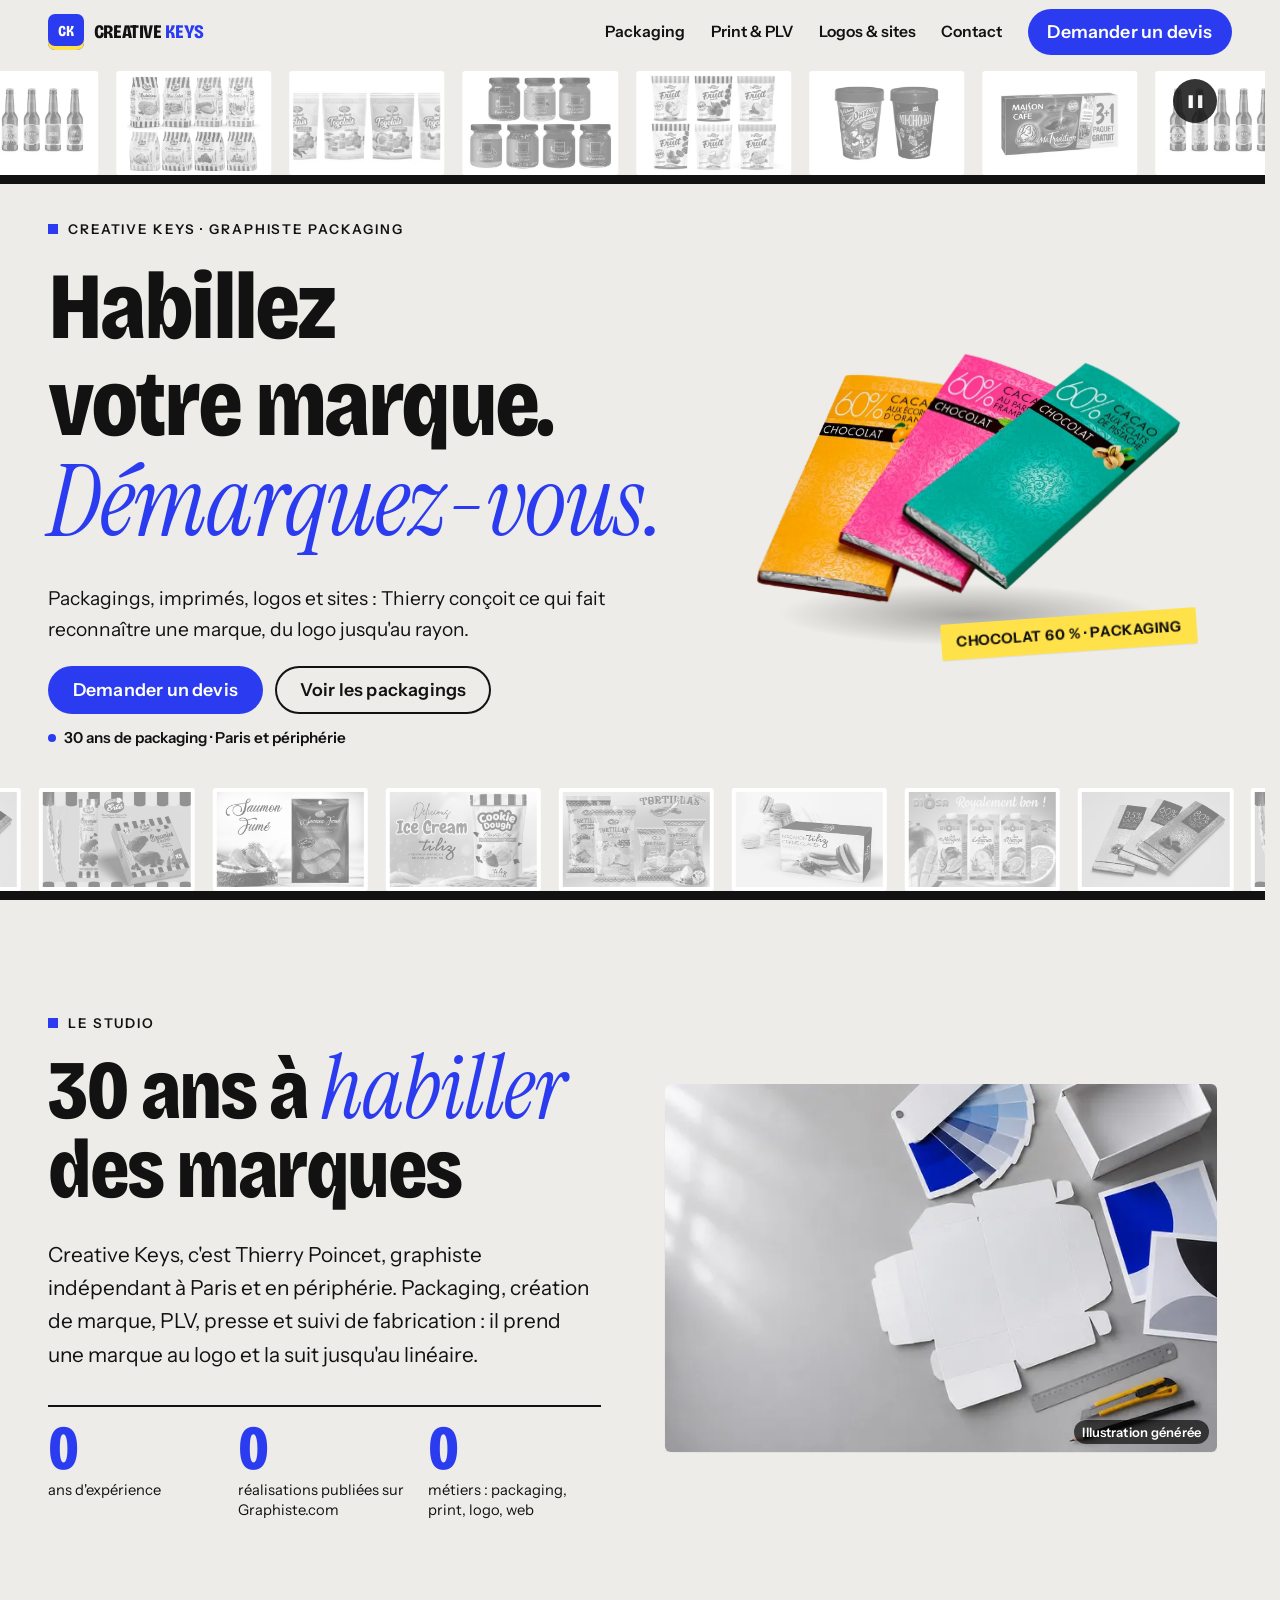
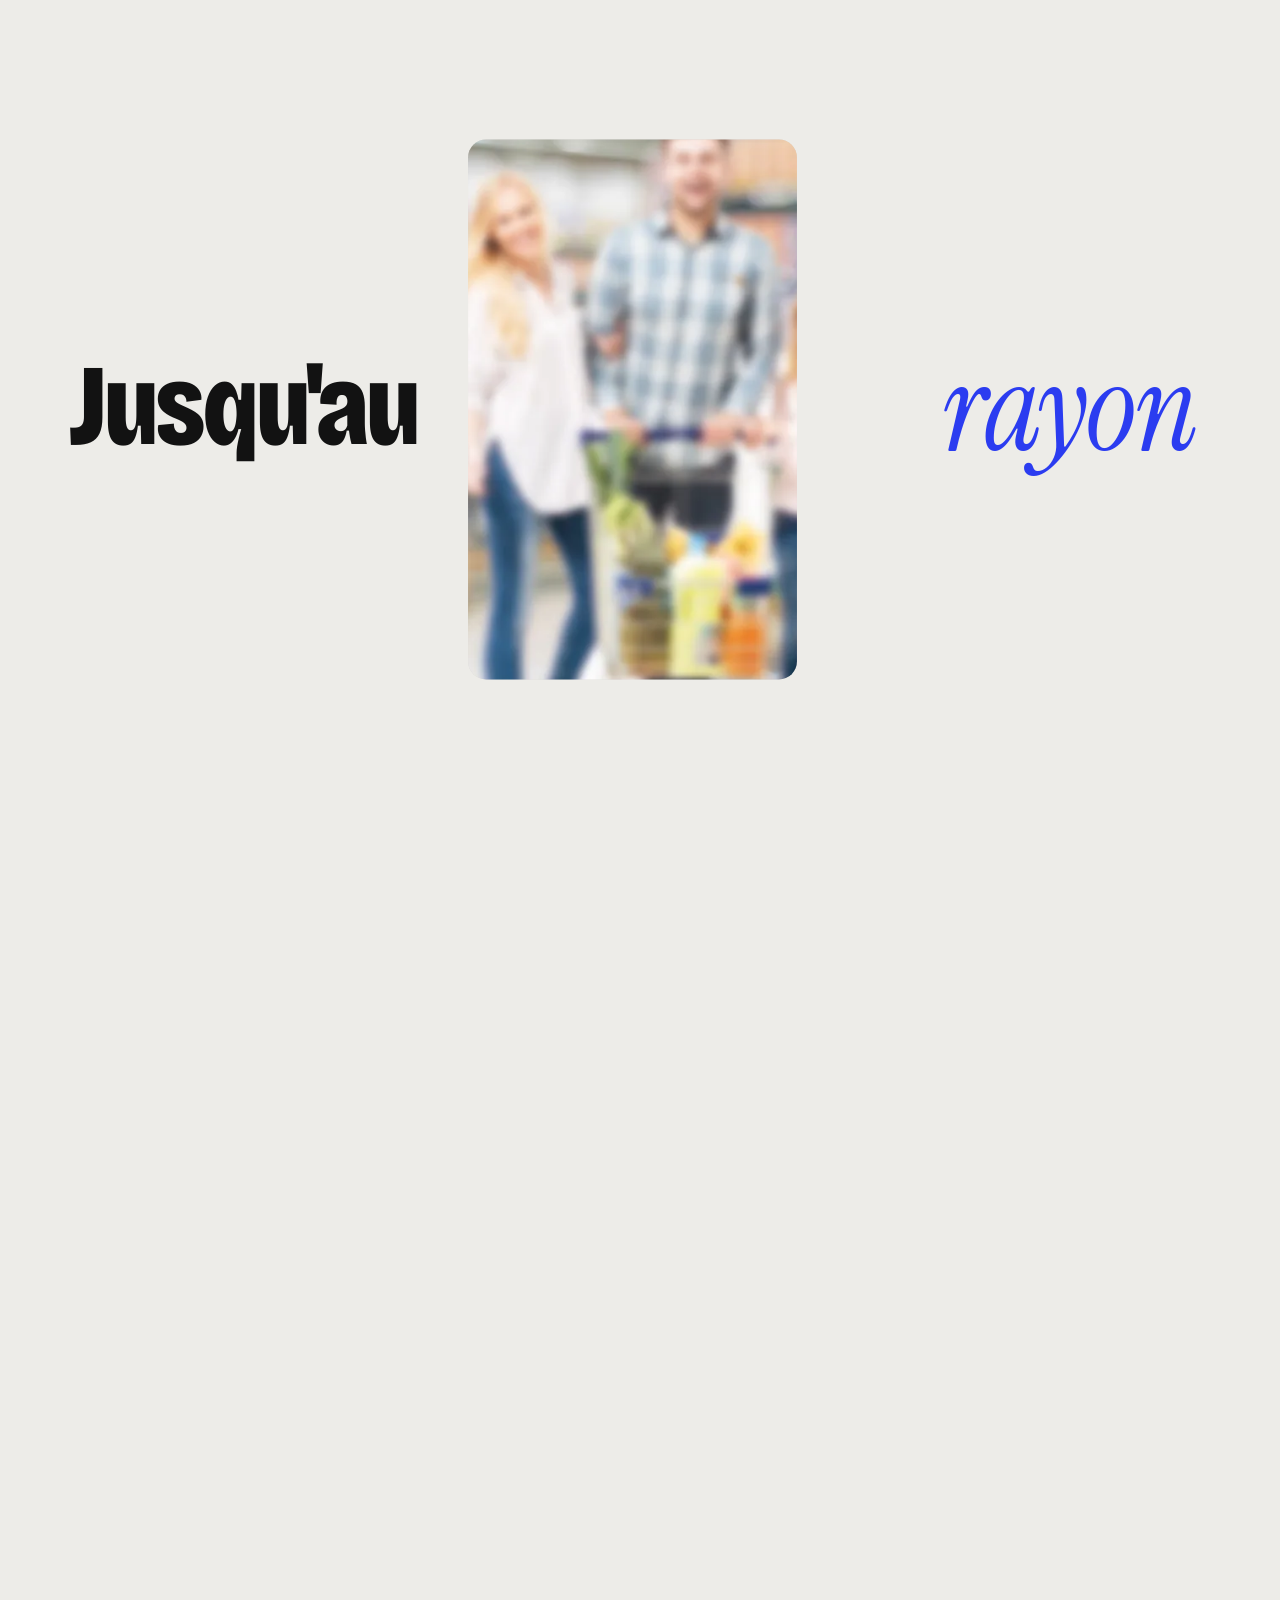
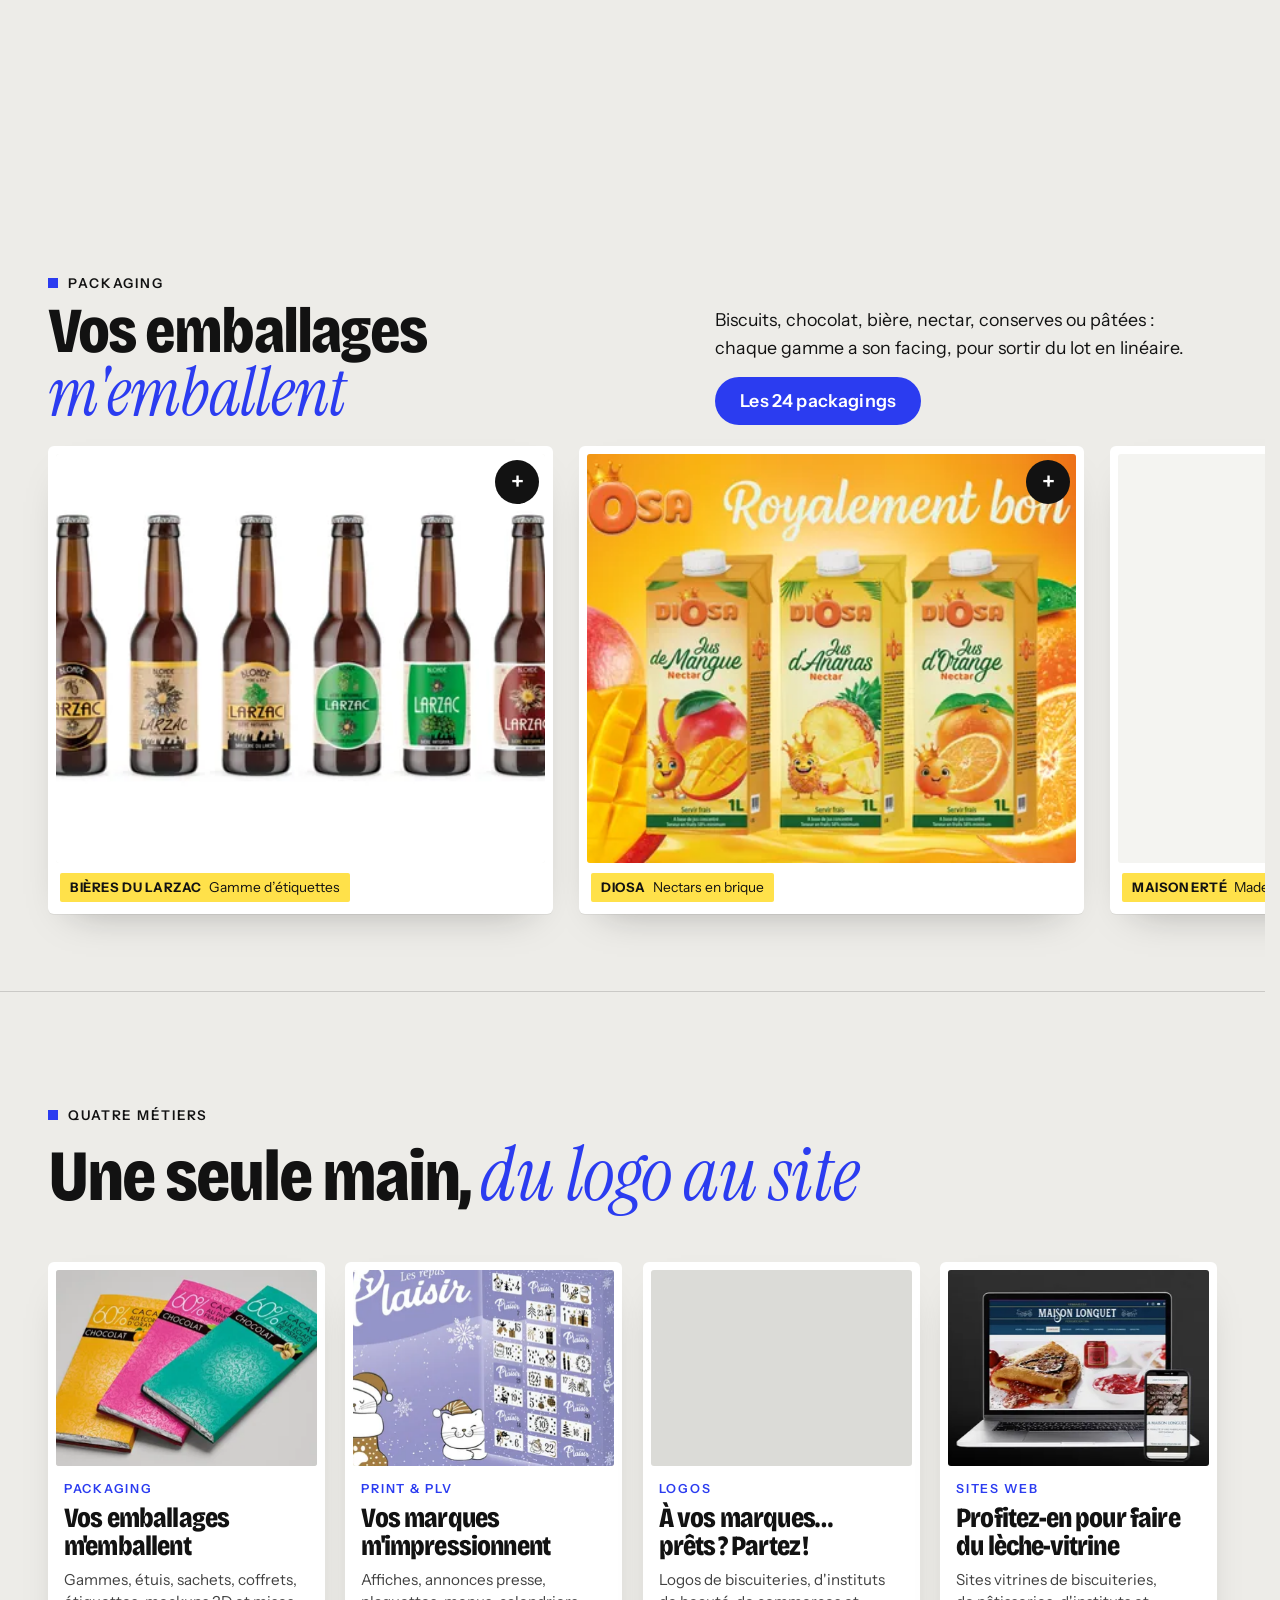
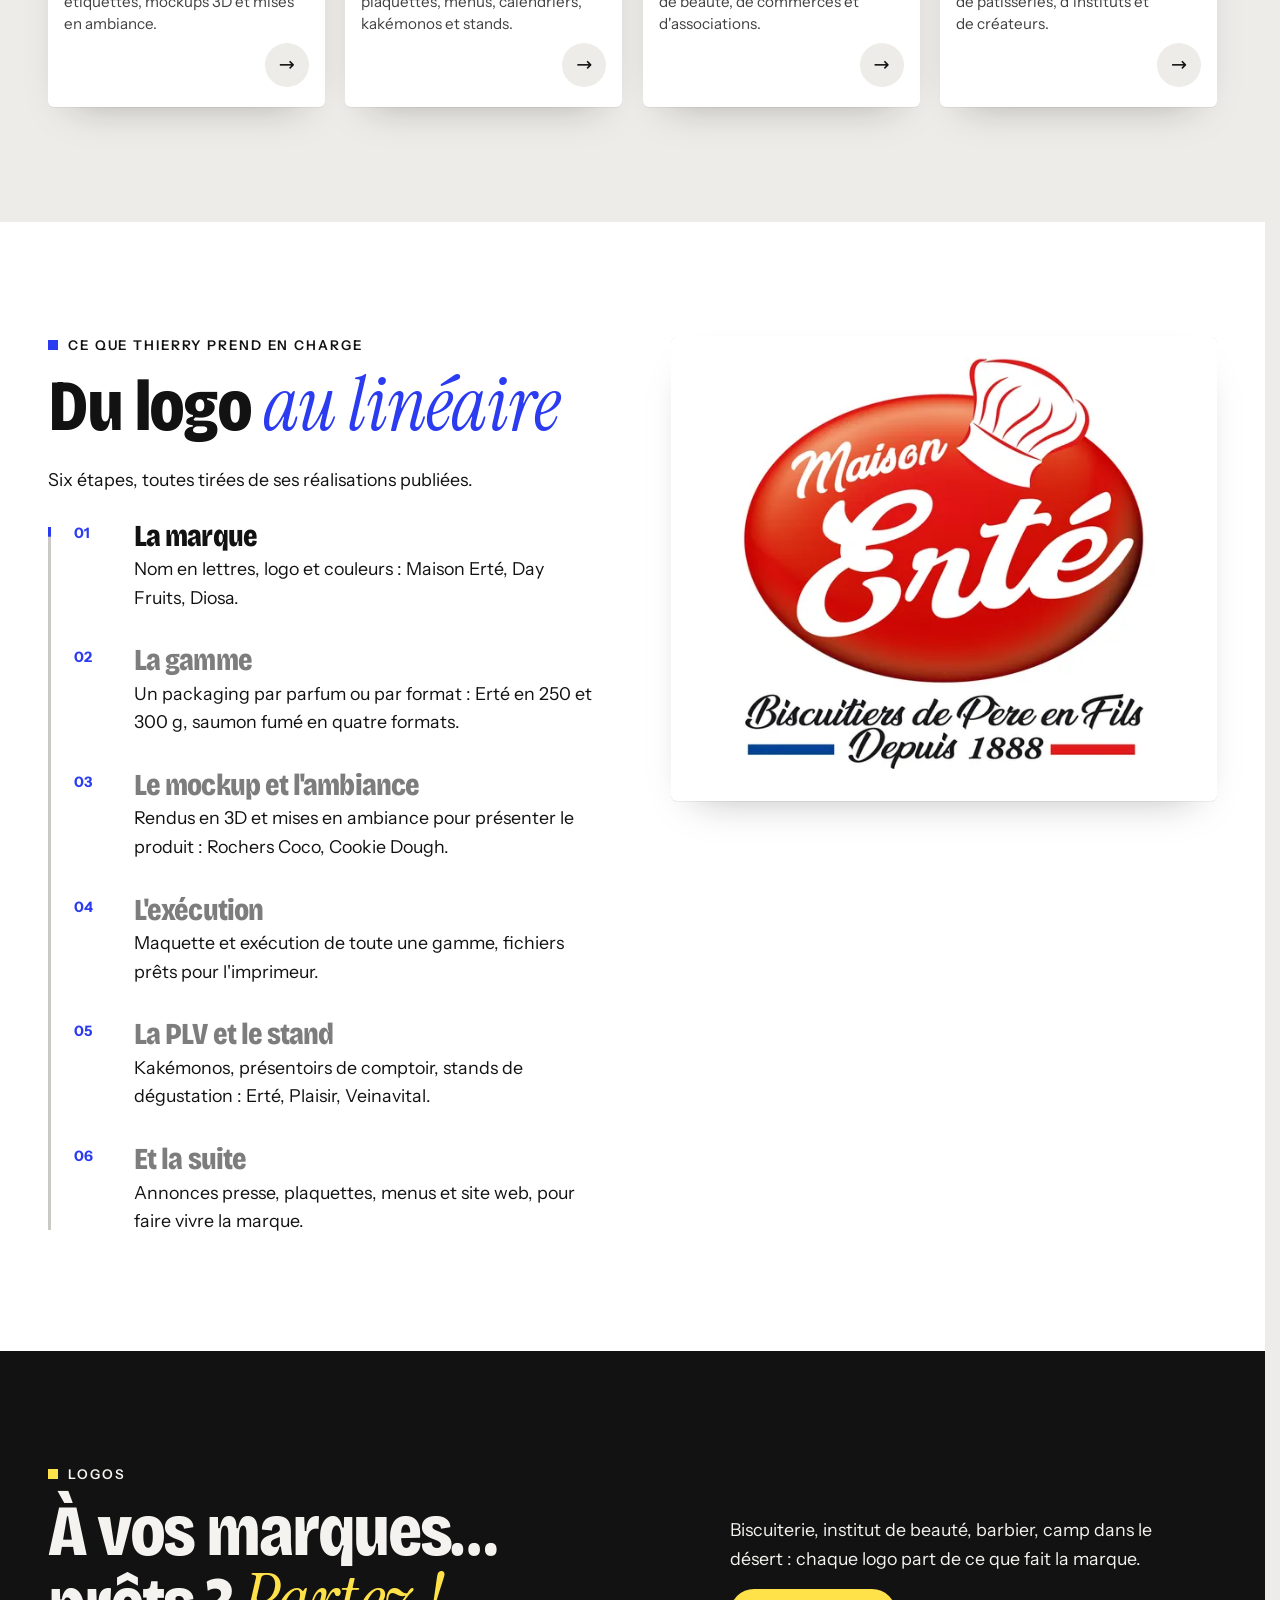
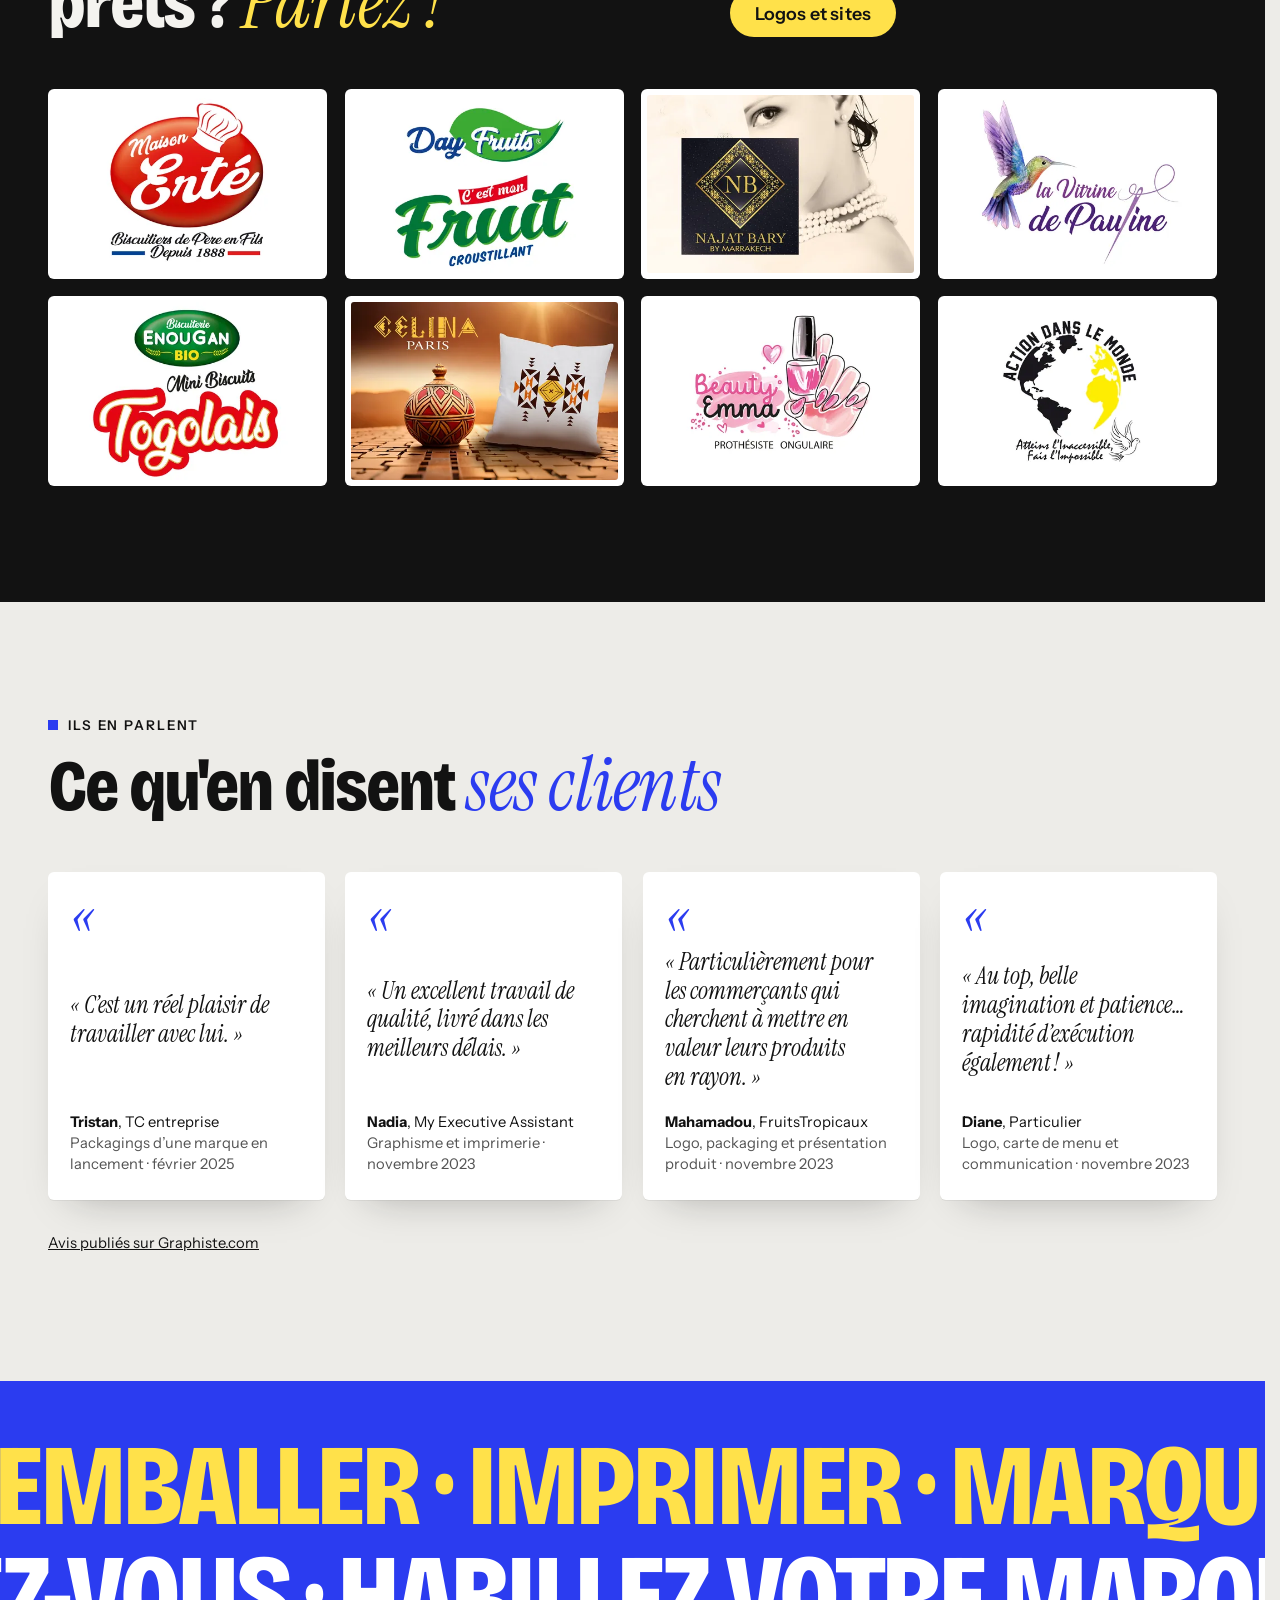
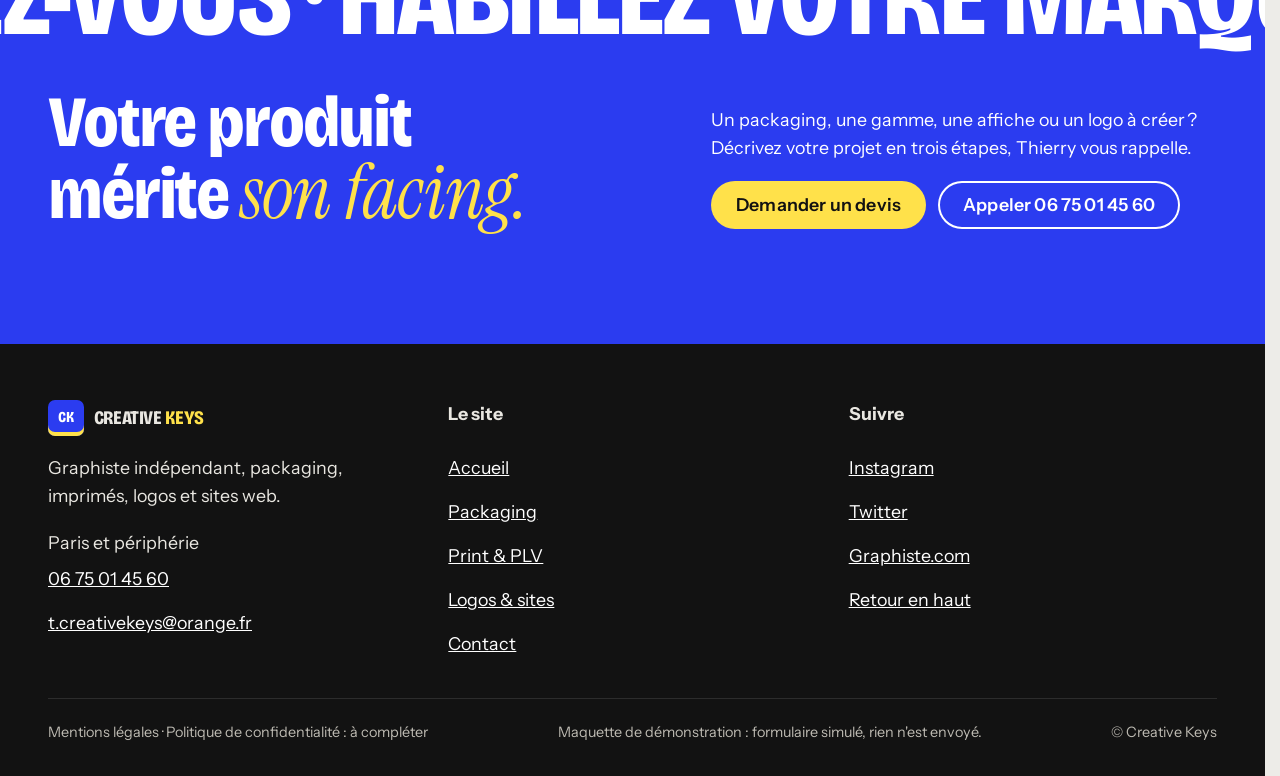
<file: index.html>
<!doctype html>
<html lang="fr" data-v="1" data-curseur>
<head>
<meta charset="utf-8">
<meta name="viewport" content="width=device-width, initial-scale=1, viewport-fit=cover">
<title>Creative Keys : graphiste packaging, print, logos et sites à Paris</title>
<meta name="description" content="Thierry Poincet, graphiste indépendant depuis 30 ans : packagings, imprimés et PLV, logos et sites web. Habillez votre marque et démarquez-vous de la concurrence.">
<meta name="robots" content="noindex, nofollow">
<link rel="canonical" href="https://creative-keys-2-maquette.vercel.app/">
<style>:root{--fond:#EDECE8;--texte:#121212;--voile-fond:#121212;--ouverture-fond:#EDECE8;--menu-fond:#EDECE8}:root { --entete-h: 72px; --barres-h: 0px; } html { background: var(--fond); color: var(--texte); scrollbar-gutter: stable; } body { margin: 0; background: var(--fond); } html.js:not(.secours):not([data-arrivee="retour"]) [data-anime] { opacity: 0; } html.js:not(.secours):not([data-arrivee="retour"]) [data-anime].vu { opacity: 1; } [data-voile] { position: fixed; inset: 0; z-index: 900; background: var(--voile-fond); transform: translateY(100%); visibility: hidden; pointer-events: none; } html[data-arrivee="voile"]:not(.voile-leve):not(.secours) [data-voile] { transform: none; visibility: visible; } html.secours [data-voile] { visibility: hidden !important; } .ouverture-panneau { position: fixed; inset: 0; z-index: 850; display: none; place-content: center; justify-items: center; background: var(--ouverture-fond, var(--voile-fond)); color: var(--fond); text-align: center; } html.js[data-arrivee="intro"]:not(.secours):not(.intro-finie) .ouverture-panneau { display: grid; } html.defilement-bloque, html.defilement-bloque body, html.js[data-arrivee="intro"]:not(.secours):not(.intro-finie), html.js[data-arrivee="intro"]:not(.secours):not(.intro-finie) body, html[data-arrivee="voile"]:not(.voile-leve):not(.secours), html[data-arrivee="voile"]:not(.voile-leve):not(.secours) body { overflow: hidden; } html.js[data-arrivee="intro"]:not(.secours):not(.intro-finie) { background-color: var(--ouverture-fond, var(--voile-fond)); } html[data-arrivee="voile"]:not(.voile-leve):not(.secours) { background-color: var(--voile-fond); }</style>
<script>(function () {
var d = document.documentElement, ss = null, ls = null;
try { ss = window.sessionStorage; ls = window.localStorage; } catch (e) {}
d.classList.add('js');
var nav = performance.getEntriesByType ? performance.getEntriesByType('navigation')[0] : null;
var type = nav ? nav.type : 'navigate';
var depart = null;
try { depart = JSON.parse(ss.getItem('socle:depart') || 'null'); ss.removeItem('socle:depart'); } catch (e) {}
if (depart && !(Date.now() - depart.t < 15000)) depart = null;
var mode = type === 'back_forward' ? 'retour' : type === 'reload' ? 'intro' : depart ? 'voile' : 'intro';
d.setAttribute('data-arrivee', mode);
if (mode === 'voile' && depart.couleur) d.style.setProperty('--voile-fond', depart.couleur);
if (type === 'reload' && 'scrollRestoration' in history) {
history.scrollRestoration = 'manual';
}
try {
var choisie = ls && ls.getItem('socle:langue');
var langue = (d.lang || '').slice(0, 2);
if (choisie && choisie !== langue && type === 'navigate' && !depart) {
var alt = document.querySelector('link[rel="alternate"][hreflang="' + choisie + '"]');
if (alt) location.replace(new URL(alt.href).pathname + location.search + location.hash);
}
} catch (e) {}
setTimeout(function () { if (!d.classList.contains('demarre')) d.classList.add('secours'); }, 2000);
})();</script>
<link rel="preload" href="/assets/fonts/bricolage.woff2" as="font" type="font/woff2" crossorigin>
<link rel="stylesheet" href="/assets/css/socle.css?v=1">
<link rel="stylesheet" href="/assets/css/site.css?v=1">
<link rel="modulepreload" href="/assets/js/site.js?v=1">
<link rel="modulepreload" href="/assets/js/socle/index.js?v=1">
<script src="/assets/vendor/gsap.min.js" defer></script>
<script src="/assets/vendor/ScrollTrigger.min.js" defer></script>
<script src="/assets/vendor/SplitText.min.js" defer></script>
<script type="module" src="/assets/js/site.js?v=1"></script>
<meta name="theme-color" content="#EDECE8">
<link rel="icon" href="/assets/images/favicon.svg" type="image/svg+xml">
<link rel="apple-touch-icon" href="/assets/images/apple-touch-icon.png">
<meta property="og:type" content="website">
<meta property="og:site_name" content="Creative Keys">
<meta property="og:locale" content="fr_FR">
<meta property="og:title" content="Creative Keys : graphiste packaging, print, logos et sites à Paris">
<meta property="og:description" content="Thierry Poincet, graphiste indépendant depuis 30 ans : packagings, imprimés et PLV, logos et sites web. Habillez votre marque et démarquez-vous de la concurrence.">
<meta property="og:url" content="https://creative-keys-2-maquette.vercel.app/">
<meta property="og:image" content="https://creative-keys-2-maquette.vercel.app/assets/partage/accueil-fr.jpg">
<meta property="og:image:width" content="1200">
<meta property="og:image:height" content="630">
<meta property="og:image:alt" content="Creative Keys : trois tablettes de chocolat dont Thierry a créé le packaging">
<meta name="twitter:card" content="summary_large_image">
<script type="application/ld+json">{"@context":"https://schema.org","@type":"ProfessionalService","name":"Creative Keys","url":"https://creative-keys-2-maquette.vercel.app/","telephone":"+33675014560","email":"t.creativekeys@orange.fr","founder":{"@type":"Person","name":"Thierry Poincet","jobTitle":"Graphiste"},"areaServed":"Paris et périphérie","knowsAbout":["Packaging","Création de marque","Logo","PLV","Plaquettes et affiches","Sites web"],"sameAs":["https://www.instagram.com/pfscreationdesign/","https://twitter.com/PFS_DiamantS","https://graphiste.com/thierrycreativekeys"],"description":"Graphiste indépendant : packaging, création de marque, PLV, imprimés et sites web, 30 ans d'expérience."}</script>
</head>
<body id="haut">
<div data-voile data-forme="rideau" aria-hidden="true"><div class="voile-contenu"><span class="voile-marque">Creative Keys</span><span data-voile-libelle>Accueil</span></div></div>
<div class="ouverture-panneau" data-ouverture aria-hidden="true">
  <div class="intro-rayons"><div class="intro-etagere" style="--i:0"><div class="intro-rang"><span class="intro-facing"><img src="/assets/images/pk-larzac-480.webp" alt="" width="480" height="320" decoding="async"></span><span class="intro-facing"><img src="/assets/images/pk-erte-sachets-480.webp" alt="" width="480" height="320" decoding="async"></span><span class="intro-facing"><img src="/assets/images/pk-togolais-480.webp" alt="" width="480" height="240" decoding="async"></span><span class="intro-facing"><img src="/assets/images/pk-confitures-480.webp" alt="" width="480" height="320" decoding="async"></span></div><span class="intro-trait"></span></div><div class="intro-etagere" style="--i:1"><div class="intro-rang"><span class="intro-facing"><img src="/assets/images/pk-dayfruits-480.webp" alt="" width="480" height="320" decoding="async"></span><span class="intro-facing"><img src="/assets/images/pk-macaron-480.webp" alt="" width="480" height="320" decoding="async"></span><span class="intro-trou"></span><span class="intro-facing"><img src="/assets/images/pk-tablettes-480.webp" alt="" width="480" height="320" decoding="async"></span><span class="intro-facing"><img src="/assets/images/pk-diosa-480.webp" alt="" width="480" height="320" decoding="async"></span></div><span class="intro-trait"></span></div><div class="intro-etagere" style="--i:2"><div class="intro-rang"><span class="intro-facing"><img src="/assets/images/pk-brownies-480.webp" alt="" width="480" height="320" decoding="async"></span><span class="intro-facing"><img src="/assets/images/pk-saumon-480.webp" alt="" width="480" height="320" decoding="async"></span><span class="intro-facing"><img src="/assets/images/pk-cookie-480.webp" alt="" width="480" height="320" decoding="async"></span><span class="intro-facing"><img src="/assets/images/pk-tortillas-480.webp" alt="" width="480" height="320" decoding="async"></span></div><span class="intro-trait"></span></div></div>
  <p class="ouverture-nom">Creative Keys</p>
  <p class="ouverture-ligne">Packaging · Print · Logos · Web</p>
  <img class="ouverture-objet" src="/assets/images/pk-chocolat60-detoure-480.webp" alt="" width="480" height="333" decoding="async" data-ouverture-objet>
</div>
<a class="evitement" href="#contenu">Aller au contenu</a>
<header data-entete>
  <div class="entete-rangee">
    <a class="entete-logo" href="/" data-libelle="Accueil" aria-current="page">
      <span class="logo-marque" aria-hidden="true">CK</span><span class="logo-mot">Creative<span> Keys</span></span>
    </a>
    <nav data-nav aria-label="Navigation principale">
      <ul><li><a href="/packaging" data-libelle="Packaging">Packaging</a></li><li><a href="/print" data-libelle="Print &amp; PLV">Print &amp; PLV</a></li><li><a href="/logos-sites" data-libelle="Logos &amp; sites">Logos &amp; sites</a></li><li><a href="/contact" data-libelle="Contact">Contact</a></li></ul>
    </nav>
    <div class="entete-actions">
      <a class="bouton" href="/contact#devis" data-libelle="Contact">Demander un devis</a>
      <button type="button" data-menu-bouton aria-controls="menu" aria-expanded="false" data-libelle-ouvrir="Menu" data-libelle-fermer="Fermer"><span data-libelle-bouton>Menu</span></button>
      <a class="menu-sansjs" href="#menu" data-menu-lien>Menu</a>
    </div>
  </div>
</header>
<script>/* Avant le premier affichage : rangées de la navigation (même règle que ajusterNav dans assets/js/socle/entete.js)
   et hauteur réelle de l'en-tête, pour que rien ne saute quand le JavaScript du site prend la main. */
(function () {
  var h = document.documentElement, u = document.querySelector('[data-nav] ul'), e = document.querySelector('[data-entete]');
  if (u) {
    var deborde = function () { return u.scrollWidth > u.clientWidth + 1; }, c = deborde();
    if (c && window.matchMedia('(min-width: 900px)').matches) {
      h.classList.add('nav-deux-rangees'); c = deborde();
      if (c) { h.classList.add('nav-deux-lignes'); var a = u.querySelector('a'); c = !a || u.getBoundingClientRect().height > a.getBoundingClientRect().height * 2.5; }
      if (c) h.classList.remove('nav-deux-rangees', 'nav-deux-lignes');
    }
    if (c) h.classList.add('nav-compacte');
  }
  if (e) h.style.setProperty('--entete-h', Math.round(e.getBoundingClientRect().height) + 'px');
})();</script>
<span id="menu-ferme" aria-hidden="true"></span>
<div id="menu" data-menu role="dialog" aria-modal="true" aria-label="Menu">
  <p class="menu-sansjs-fermer"><a href="#menu-ferme">Fermer</a></p>
  <ul><li style="--i:0"><a href="/" class="menu-lien" data-libelle="Accueil" aria-current="page">Accueil</a></li><li style="--i:1"><a href="/packaging" class="menu-lien" data-libelle="Packaging">Packaging</a></li><li style="--i:2"><a href="/print" class="menu-lien" data-libelle="Print &amp; PLV">Print &amp; PLV</a></li><li style="--i:3"><a href="/logos-sites" class="menu-lien" data-libelle="Logos &amp; sites">Logos &amp; sites</a></li><li style="--i:4"><a href="/contact" class="menu-lien" data-libelle="Contact">Contact</a></li></ul>
  <p><a class="bouton" href="tel:+33675014560">Appeler 06 75 01 45 60</a></p>
</div>
<main id="contenu" tabindex="-1">
<section class="hero" id="debut">
  <div class="hero-rayons hero-rayons--haut" aria-hidden="true"><div class="rayon" data-rayon data-sens="1"><div class="rayon-piste" data-effet="lineaire"><span class="facing"><img src="/assets/images/pk-larzac-480.webp" alt="" width="480" height="320" loading="eager" decoding="async"></span><span class="facing"><img src="/assets/images/pk-erte-sachets-480.webp" alt="" width="480" height="320" loading="eager" decoding="async"></span><span class="facing"><img src="/assets/images/pk-togolais-480.webp" alt="" width="480" height="240" loading="eager" decoding="async"></span><span class="facing"><img src="/assets/images/pk-confitures-480.webp" alt="" width="480" height="320" loading="eager" decoding="async"></span><span class="facing"><img src="/assets/images/pk-dayfruits-480.webp" alt="" width="480" height="320" loading="eager" decoding="async"></span><span class="facing"><img src="/assets/images/pk-ourson-480.webp" alt="" width="480" height="320" loading="eager" decoding="async"></span><span class="facing"><img src="/assets/images/pk-maisoncafe-480.webp" alt="" width="480" height="320" loading="eager" decoding="async"></span><span class="facing"><img src="/assets/images/pk-larzac-480.webp" alt="" width="480" height="320" loading="eager" decoding="async"></span><span class="facing"><img src="/assets/images/pk-erte-sachets-480.webp" alt="" width="480" height="320" loading="eager" decoding="async"></span><span class="facing"><img src="/assets/images/pk-togolais-480.webp" alt="" width="480" height="240" loading="eager" decoding="async"></span><span class="facing"><img src="/assets/images/pk-confitures-480.webp" alt="" width="480" height="320" loading="eager" decoding="async"></span><span class="facing"><img src="/assets/images/pk-dayfruits-480.webp" alt="" width="480" height="320" loading="eager" decoding="async"></span><span class="facing"><img src="/assets/images/pk-ourson-480.webp" alt="" width="480" height="320" loading="eager" decoding="async"></span><span class="facing"><img src="/assets/images/pk-maisoncafe-480.webp" alt="" width="480" height="320" loading="eager" decoding="async"></span></div><span class="rayon-etagere"></span></div></div>
  <button type="button" class="rayons-pause" data-rayons-pause aria-pressed="false" aria-label="Mettre en pause les rayons qui défilent"><span aria-hidden="true">❚❚</span></button>
  <div class="hero-grille conteneur">
    <div class="hero-texte">
      <p class="surtitre hero-surtitre masque-ecran-bas" data-anime="gsap">Creative Keys · graphiste packaging</p>
      <h1 class="hero-titre" data-anime="gsap">
        <span class="ligne-masque"><span class="hero-ligne">Habillez</span></span>
        <span class="ligne-masque"><span class="hero-ligne">votre marque.</span></span>
        <span class="ligne-masque"><em class="hero-ligne mot">Démarquez-vous.</em></span>
      </h1>
      <p class="hero-intro masque-ecran-tres-bas" data-anime="gsap">Packagings, imprimés, logos et sites : Thierry conçoit ce qui fait reconnaître une marque, du logo jusqu&#39;au rayon.</p>
      <p class="hero-actions" data-anime="gsap">
        <a href="/contact#devis" class="bouton" data-libelle="Contact" data-action-principale data-survol="magnetique">Demander un devis</a>
        <a href="/packaging" class="bouton bouton--contour masque-ecran-tres-bas" data-libelle="Packaging">Voir les packagings</a>
      </p>
      <p class="hero-info" data-info-cle data-anime="gsap">30 ans de packaging · Paris et périphérie</p>
    </div>
    <div class="hero-vedette">
      <div class="vedette-objet" data-effet="vedette">
        <span class="vedette-ombre" aria-hidden="true"></span>
        <figure class="media vedette-media" data-iris-centre style="--cadrage:50% 50%">
  <picture>
    <img src="/assets/images/pk-chocolat60-detoure-1200.webp" srcset="/assets/images/pk-chocolat60-detoure-480.webp 480w, /assets/images/pk-chocolat60-detoure-800.webp 800w, /assets/images/pk-chocolat60-detoure-1200.webp 1200w" sizes="(max-width: 760px) 70vw, 40vw" alt="Trois tablettes de chocolat 60 % cacao, étuis orange, rose et vert" width="1200" height="832" fetchpriority="high" loading="eager" decoding="async">
  </picture>
</figure>
      </div>
      <p class="etiquette etiquette--grande hero-etiquette" data-anime="gsap"><strong>Chocolat 60 % · packaging</strong></p>
    </div>
  </div>
  <div class="hero-rayons hero-rayons--bas" aria-hidden="true"><div class="rayon" data-rayon data-sens="-1"><div class="rayon-piste" data-effet="lineaire"><span class="facing"><img src="/assets/images/pk-macaron-480.webp" alt="" width="480" height="320" loading="eager" decoding="async"></span><span class="facing"><img src="/assets/images/pk-diosa-480.webp" alt="" width="480" height="320" loading="eager" decoding="async"></span><span class="facing"><img src="/assets/images/pk-tablettes-480.webp" alt="" width="480" height="320" loading="eager" decoding="async"></span><span class="facing"><img src="/assets/images/pk-brownies-480.webp" alt="" width="480" height="320" loading="eager" decoding="async"></span><span class="facing"><img src="/assets/images/pk-saumon-480.webp" alt="" width="480" height="320" loading="eager" decoding="async"></span><span class="facing"><img src="/assets/images/pk-cookie-480.webp" alt="" width="480" height="320" loading="eager" decoding="async"></span><span class="facing"><img src="/assets/images/pk-tortillas-480.webp" alt="" width="480" height="320" loading="eager" decoding="async"></span><span class="facing"><img src="/assets/images/pk-macaron-480.webp" alt="" width="480" height="320" loading="eager" decoding="async"></span><span class="facing"><img src="/assets/images/pk-diosa-480.webp" alt="" width="480" height="320" loading="eager" decoding="async"></span><span class="facing"><img src="/assets/images/pk-tablettes-480.webp" alt="" width="480" height="320" loading="eager" decoding="async"></span><span class="facing"><img src="/assets/images/pk-brownies-480.webp" alt="" width="480" height="320" loading="eager" decoding="async"></span><span class="facing"><img src="/assets/images/pk-saumon-480.webp" alt="" width="480" height="320" loading="eager" decoding="async"></span><span class="facing"><img src="/assets/images/pk-cookie-480.webp" alt="" width="480" height="320" loading="eager" decoding="async"></span><span class="facing"><img src="/assets/images/pk-tortillas-480.webp" alt="" width="480" height="320" loading="eager" decoding="async"></span></div><span class="rayon-etagere"></span></div></div>
</section>
<section class="studio" id="studio">
  <div class="conteneur studio-grille">
    <div class="studio-texte">
      <p class="surtitre" data-anime>Le studio</p>
      <h2 class="titre titre--xl" data-anime="lignes">30 ans à <em class="mot">habiller</em> des marques</h2>
      <p class="texte-large" data-anime>Creative Keys, c&#39;est Thierry Poincet, graphiste indépendant à Paris et en périphérie. Packaging, création de marque, PLV, presse et suivi de fabrication : il prend une marque au logo et la suit jusqu&#39;au linéaire.</p>
      <ul class="chiffres" data-anime="cascade">
        <li><strong data-compteur="30">30</strong><span>ans d&#39;expérience</span></li>
        <li><strong data-compteur="147">147</strong><span>réalisations publiées sur Graphiste.com</span></li>
        <li><strong data-compteur="4">4</strong><span>métiers : packaging, print, logo, web</span></li>
      </ul>
    </div>
    <figure class="media studio-media" data-grok data-anime="rideau" style="--cadrage:50% 50%">
  <picture><source media="(max-width: 760px) and (orientation: portrait)" srcset="/assets/images/grok/atelier-mobile-640.webp 640w, /assets/images/grok/atelier-mobile-1080.webp 1080w" sizes="(max-width: 760px) 100vw, 50vw">
    <img src="/assets/images/grok/atelier-1280.webp" srcset="/assets/images/grok/atelier-640.webp 640w, /assets/images/grok/atelier-1280.webp 1280w, /assets/images/grok/atelier-1600.webp 1600w" sizes="(max-width: 760px) 100vw, 50vw" alt="Table de graphiste vue de dessus : épreuves de couleur, patron de boîte en carton blanc, nuancier, règle et cutter" width="1280" height="854" loading="lazy" decoding="async">
  </picture><figcaption class="mention-ia">Illustration générée</figcaption>
</figure>
  </div>
</section>
<section class="magasin" id="en-magasin" style="--fx-longueur:200svh" data-fx="plein-ecran" data-fx-depart="inset(20% 37% 20% 37% round 18px)">
  <div data-collant>
    <figure class="media " data-fx-cible style="--cadrage:53% 45%;--cadrage-mobile:50% 43%">
  <picture><source media="(max-width: 760px) and (orientation: portrait)" srcset="/assets/images/pr-rollup-erte-mobile-640.webp 640w, /assets/images/pr-rollup-erte-mobile-1080.webp 1080w" sizes="100vw">
    <img src="/assets/images/pr-rollup-erte-1600.webp" srcset="/assets/images/pr-rollup-erte-480.webp 480w, /assets/images/pr-rollup-erte-800.webp 800w, /assets/images/pr-rollup-erte-1200.webp 1200w, /assets/images/pr-rollup-erte-1600.webp 1600w" sizes="100vw" alt="Kakémono Maison Erté dans l’allée d’un supermarché, clients flous autour" width="1600" height="1066" loading="lazy" decoding="async">
  </picture>
</figure>
    <p class="magasin-mots" aria-hidden="true"><span data-fx-ecarte="g">Jusqu&#39;au</span> <span data-fx-ecarte="d" class="mot">rayon</span></p>
    <p class="magasin-legende" data-fx-apres><span class="etiquette"><strong>Maison Erté</strong> <span>Kakémono Maison Erté, dans l&#39;allée d&#39;un supermarché.</span></span></p>
  </div>
</section>
<section class="gondole gondole--glisse" id="gondole" data-glisse>
  <div class="conteneur gondole-tete">
    <div><p class="surtitre" data-anime>Packaging</p>
  <h2 class="titre " data-anime="lignes">Vos emballages <em class="mot">m&#39;emballent</em></h2></div>
    <div class="gondole-intro">
      <p class="masque-ecran-bas">Biscuits, chocolat, bière, nectar, conserves ou pâtées : chaque gamme a son facing, pour sortir du lot en linéaire.</p>
      <a href="/packaging" class="bouton" data-libelle="Packaging">Les 24 packagings</a>
    </div>
  </div>
  <div class="piste gondole-piste" data-galerie data-effet="gondole" tabindex="0" role="region" aria-label="Galerie de packagings, défilement horizontal">
    <article class="carte-real carte-gondole" id="r-larzac" data-univers="boissons">
  <figure class="media carte-real-media" style="--cadrage:49% 53%;aspect-ratio:3 / 2">
  <picture>
    <img src="/assets/images/pk-larzac-1200.webp" srcset="/assets/images/pk-larzac-480.webp 480w, /assets/images/pk-larzac-800.webp 800w, /assets/images/pk-larzac-1200.webp 1200w" sizes="(max-width: 760px) 80vw, 34vw" alt="Gamme de bières du Larzac : six bouteilles aux étiquettes de couleurs différentes" width="1200" height="800" loading="lazy" decoding="async">
  </picture>
</figure>
  <p class="etiquette"><strong>Bières du Larzac</strong> <span>Gamme d’étiquettes</span></p>
  <button type="button" class="carte-real-ouvrir" data-ouvrir="larzac" data-grand="/assets/images/pk-larzac-1200.webp" data-alt="Gamme de bières du Larzac : six bouteilles aux étiquettes de couleurs différentes" data-titre="Bières du Larzac · Gamme d’étiquettes" aria-label="Voir en grand : Bières du Larzac, Gamme d’étiquettes"><span aria-hidden="true">+</span></button>
</article><article class="carte-real carte-gondole" id="r-diosa" data-univers="boissons">
  <figure class="media carte-real-media" style="--cadrage:49% 50%;aspect-ratio:3 / 2">
  <picture>
    <img src="/assets/images/pk-diosa-1200.webp" srcset="/assets/images/pk-diosa-480.webp 480w, /assets/images/pk-diosa-800.webp 800w, /assets/images/pk-diosa-1200.webp 1200w" sizes="(max-width: 760px) 80vw, 34vw" alt="Briques de nectar Diosa à la mangue, à l’ananas et à l’orange, fruits frais autour" width="1200" height="800" loading="lazy" decoding="async">
  </picture>
</figure>
  <p class="etiquette"><strong>Diosa</strong> <span>Nectars en brique</span></p>
  <button type="button" class="carte-real-ouvrir" data-ouvrir="diosa" data-grand="/assets/images/pk-diosa-1200.webp" data-alt="Briques de nectar Diosa à la mangue, à l’ananas et à l’orange, fruits frais autour" data-titre="Diosa · Nectars en brique" aria-label="Voir en grand : Diosa, Nectars en brique"><span aria-hidden="true">+</span></button>
</article><article class="carte-real carte-gondole" id="r-erte-sachets" data-univers="sucre">
  <figure class="media carte-real-media" style="--cadrage:49% 40%;aspect-ratio:3 / 2">
  <picture>
    <img src="/assets/images/pk-erte-sachets-1200.webp" srcset="/assets/images/pk-erte-sachets-480.webp 480w, /assets/images/pk-erte-sachets-800.webp 800w, /assets/images/pk-erte-sachets-1200.webp 1200w" sizes="(max-width: 760px) 80vw, 34vw" alt="Gamme de sachets Maison Erté : madeleines, mini cakes, rochers coco, petits bouchons" width="1200" height="800" loading="lazy" decoding="async">
  </picture>
</figure>
  <p class="etiquette"><strong>Maison Erté</strong> <span>Madeleines, mini cakes, rochers coco</span></p>
  <button type="button" class="carte-real-ouvrir" data-ouvrir="erte-sachets" data-grand="/assets/images/pk-erte-sachets-1200.webp" data-alt="Gamme de sachets Maison Erté : madeleines, mini cakes, rochers coco, petits bouchons" data-titre="Maison Erté · Madeleines, mini cakes, rochers coco" aria-label="Voir en grand : Maison Erté, Madeleines, mini cakes, rochers coco"><span aria-hidden="true">+</span></button>
</article><article class="carte-real carte-gondole" id="r-dayfruits" data-univers="logos">
  <figure class="media carte-real-media" style="--cadrage:50% 51%;aspect-ratio:3 / 2">
  <picture>
    <img src="/assets/images/lg-dayfruits-800.webp" srcset="/assets/images/lg-dayfruits-480.webp 480w, /assets/images/lg-dayfruits-800.webp 800w" sizes="(max-width: 760px) 80vw, 34vw" alt="Logo Day Fruits « C’est mon fruit croustillant »" width="800" height="533" loading="lazy" decoding="async">
  </picture>
</figure>
  <p class="etiquette"><strong>Day Fruits</strong> <span>Fruits croustillants</span></p>
  <button type="button" class="carte-real-ouvrir" data-ouvrir="dayfruits" data-grand="/assets/images/lg-dayfruits-800.webp" data-alt="Logo Day Fruits « C’est mon fruit croustillant »" data-titre="Day Fruits · Fruits croustillants" aria-label="Voir en grand : Day Fruits, Fruits croustillants"><span aria-hidden="true">+</span></button>
</article><article class="carte-real carte-gondole" id="r-saumon" data-univers="sale">
  <figure class="media carte-real-media" style="--cadrage:52% 48%;aspect-ratio:3 / 2">
  <picture>
    <img src="/assets/images/pk-saumon-1200.webp" srcset="/assets/images/pk-saumon-480.webp 480w, /assets/images/pk-saumon-800.webp 800w, /assets/images/pk-saumon-1200.webp 1200w" sizes="(max-width: 760px) 80vw, 34vw" alt="Sachet de saumon fumé à côté de tartines de saumon" width="1200" height="800" loading="lazy" decoding="async">
  </picture>
</figure>
  <p class="etiquette"><strong>Saumon fumé</strong> <span>Sachet et ambiance</span></p>
  <button type="button" class="carte-real-ouvrir" data-ouvrir="saumon" data-grand="/assets/images/pk-saumon-1200.webp" data-alt="Sachet de saumon fumé à côté de tartines de saumon" data-titre="Saumon fumé · Sachet et ambiance" aria-label="Voir en grand : Saumon fumé, Sachet et ambiance"><span aria-hidden="true">+</span></button>
</article><article class="carte-real carte-gondole" id="r-confitures" data-univers="sucre">
  <figure class="media carte-real-media" style="--cadrage:46% 64%;aspect-ratio:3 / 2">
  <picture>
    <img src="/assets/images/pk-confitures-1200.webp" srcset="/assets/images/pk-confitures-480.webp 480w, /assets/images/pk-confitures-800.webp 800w, /assets/images/pk-confitures-1200.webp 1200w" sizes="(max-width: 760px) 80vw, 34vw" alt="Gamme de pots de confiture aux étiquettes noires et rouges, sur deux rangs" width="1200" height="800" loading="lazy" decoding="async">
  </picture>
</figure>
  <p class="etiquette"><strong>Confitures</strong> <span>Gamme de pots</span></p>
  <button type="button" class="carte-real-ouvrir" data-ouvrir="confitures" data-grand="/assets/images/pk-confitures-1200.webp" data-alt="Gamme de pots de confiture aux étiquettes noires et rouges, sur deux rangs" data-titre="Confitures · Gamme de pots" aria-label="Voir en grand : Confitures, Gamme de pots"><span aria-hidden="true">+</span></button>
</article>
  </div>
</section>
<section class="metiers" id="metiers">
  <div class="conteneur">
    <div class="tete-section"><p class="surtitre" data-anime>Quatre métiers</p>
  <h2 class="titre " data-anime="lignes">Une seule main, <em class="mot">du logo au site</em></h2></div>
    <ul class="metiers-grille" data-anime="cascade">
      <li class="metier">
        <a class="metier-lien" href="/packaging" data-libelle="Packaging">
          <figure class="media metier-media" data-fx="zoom" style="--cadrage:50% 41%">
  <picture>
    <img src="/assets/images/pk-chocolat60-1200.webp" srcset="/assets/images/pk-chocolat60-480.webp 480w, /assets/images/pk-chocolat60-800.webp 800w, /assets/images/pk-chocolat60-1200.webp 1200w" sizes="(max-width: 760px) 90vw, 25vw" alt="Trois tablettes de chocolat 60 % cacao aux fruits, orange, rose et vert" width="1200" height="800" loading="lazy" decoding="async">
  </picture>
</figure>
          <span class="metier-nom">Packaging</span>
          <strong class="metier-titre">Vos emballages m&#39;emballent</strong>
          <span class="metier-texte">Gammes, étuis, sachets, coffrets, étiquettes, mockups 3D et mises en ambiance.</span>
          <span class="metier-fleche" aria-hidden="true">→</span>
        </a>
      </li><li class="metier">
        <a class="metier-lien" href="/print" data-libelle="Print &amp; PLV">
          <figure class="media metier-media" data-fx="zoom" style="--cadrage:44% 43%">
  <picture>
    <img src="/assets/images/pr-calendrier-plaisir-1200.webp" srcset="/assets/images/pr-calendrier-plaisir-480.webp 480w, /assets/images/pr-calendrier-plaisir-800.webp 800w, /assets/images/pr-calendrier-plaisir-1200.webp 1200w" sizes="(max-width: 760px) 90vw, 25vw" alt="Calendrier de l’Avent Les Repas Plaisir, cases illustrées, chiens et chats sous la neige" width="1200" height="800" loading="lazy" decoding="async">
  </picture>
</figure>
          <span class="metier-nom">Print &amp; PLV</span>
          <strong class="metier-titre">Vos marques m&#39;impressionnent</strong>
          <span class="metier-texte">Affiches, annonces presse, plaquettes, menus, calendriers, kakémonos et stands.</span>
          <span class="metier-fleche" aria-hidden="true">→</span>
        </a>
      </li><li class="metier">
        <a class="metier-lien" href="/logos-sites#logos" data-libelle="Logos &amp; sites">
          <figure class="media metier-media" data-fx="zoom" style="--cadrage:49% 42%">
  <picture>
    <img src="/assets/images/lg-erte-800.webp" srcset="/assets/images/lg-erte-480.webp 480w, /assets/images/lg-erte-800.webp 800w" sizes="(max-width: 760px) 90vw, 25vw" alt="Logo Maison Erté, biscuitiers de père en fils depuis 1888" width="800" height="533" loading="lazy" decoding="async">
  </picture>
</figure>
          <span class="metier-nom">Logos</span>
          <strong class="metier-titre">À vos marques… prêts ? Partez !</strong>
          <span class="metier-texte">Logos de biscuiteries, d&#39;instituts de beauté, de commerces et d&#39;associations.</span>
          <span class="metier-fleche" aria-hidden="true">→</span>
        </a>
      </li><li class="metier">
        <a class="metier-lien" href="/logos-sites#vitrine" data-libelle="Logos &amp; sites">
          <figure class="media metier-media" data-fx="zoom" style="--cadrage:51% 46%">
  <picture>
    <img src="/assets/images/wb-longuet-1200.webp" srcset="/assets/images/wb-longuet-480.webp 480w, /assets/images/wb-longuet-800.webp 800w, /assets/images/wb-longuet-1200.webp 1200w" sizes="(max-width: 760px) 90vw, 25vw" alt="Site Maison Longuet, crêpes et pâtisserie, sur ordinateur et téléphone" width="1200" height="800" loading="lazy" decoding="async">
  </picture>
</figure>
          <span class="metier-nom">Sites web</span>
          <strong class="metier-titre">Profitez-en pour faire du lèche-vitrine</strong>
          <span class="metier-texte">Sites vitrines de biscuiteries, de pâtisseries, d&#39;instituts et de créateurs.</span>
          <span class="metier-fleche" aria-hidden="true">→</span>
        </a>
      </li>
    </ul>
  </div>
</section>
<section class="etapes bande-blanche" id="etapes">
  <div class="conteneur etapes-grille">
    <div class="etapes-texte">
      <p class="surtitre" data-anime>Ce que Thierry prend en charge</p>
  <h2 class="titre " data-anime="lignes">Du logo <em class="mot">au linéaire</em></h2>
      <p class="masque-ecran-bas" data-anime>Six étapes, toutes tirées de ses réalisations publiées.</p>
      <div class="etapes-liste-cadre"><span class="etapes-fil" aria-hidden="true"><span data-effet="etapes"></span></span>
      <ol class="etapes-liste">
        <li class="etape" data-etape="0" data-anime><span class="etape-num">01</span><div><h3>La marque</h3><p>Nom en lettres, logo et couleurs : Maison Erté, Day Fruits, Diosa.</p></div></li><li class="etape" data-etape="1" data-anime><span class="etape-num">02</span><div><h3>La gamme</h3><p>Un packaging par parfum ou par format : Erté en 250 et 300 g, saumon fumé en quatre formats.</p></div></li><li class="etape" data-etape="2" data-anime><span class="etape-num">03</span><div><h3>Le mockup et l&#39;ambiance</h3><p>Rendus en 3D et mises en ambiance pour présenter le produit : Rochers Coco, Cookie Dough.</p></div></li><li class="etape" data-etape="3" data-anime><span class="etape-num">04</span><div><h3>L&#39;exécution</h3><p>Maquette et exécution de toute une gamme, fichiers prêts pour l&#39;imprimeur.</p></div></li><li class="etape" data-etape="4" data-anime><span class="etape-num">05</span><div><h3>La PLV et le stand</h3><p>Kakémonos, présentoirs de comptoir, stands de dégustation : Erté, Plaisir, Veinavital.</p></div></li><li class="etape" data-etape="5" data-anime><span class="etape-num">06</span><div><h3>Et la suite</h3><p>Annonces presse, plaquettes, menus et site web, pour faire vivre la marque.</p></div></li>
      </ol></div>
    </div>
    <div class="etapes-visuel" aria-hidden="true">
      <div class="etapes-cadre"><figure class="media etapes-media actif" style="--cadrage:49% 42%">
  <picture>
    <img src="/assets/images/lg-erte-800.webp" srcset="/assets/images/lg-erte-480.webp 480w, /assets/images/lg-erte-800.webp 800w" sizes="(max-width: 760px) 90vw, 40vw" alt="Logo Maison Erté" width="800" height="533" loading="lazy" decoding="async">
  </picture>
</figure><figure class="media etapes-media" style="--cadrage:49% 40%">
  <picture>
    <img src="/assets/images/pk-erte-sachets-1200.webp" srcset="/assets/images/pk-erte-sachets-480.webp 480w, /assets/images/pk-erte-sachets-800.webp 800w, /assets/images/pk-erte-sachets-1200.webp 1200w" sizes="(max-width: 760px) 90vw, 40vw" alt="Gamme de sachets Maison Erté" width="1200" height="800" loading="lazy" decoding="async">
  </picture>
</figure><figure class="media etapes-media" style="--cadrage:56% 52%">
  <picture>
    <img src="/assets/images/pk-cookie-1200.webp" srcset="/assets/images/pk-cookie-480.webp 480w, /assets/images/pk-cookie-800.webp 800w, /assets/images/pk-cookie-1200.webp 1200w" sizes="(max-width: 760px) 90vw, 40vw" alt="Mise en ambiance du Cookie Dough Tiliz" width="1200" height="800" loading="lazy" decoding="async">
  </picture>
</figure><figure class="media etapes-media" style="--cadrage:49% 53%">
  <picture>
    <img src="/assets/images/pk-togolais-1200.webp" srcset="/assets/images/pk-togolais-480.webp 480w, /assets/images/pk-togolais-800.webp 800w, /assets/images/pk-togolais-1200.webp 1200w" sizes="(max-width: 760px) 90vw, 40vw" alt="Gamme Togolais déclinée en quatre parfums" width="1200" height="600" loading="lazy" decoding="async">
  </picture>
</figure><figure class="media etapes-media" style="--cadrage:23% 28%">
  <picture>
    <img src="/assets/images/pk-veinavital-1200.webp" srcset="/assets/images/pk-veinavital-480.webp 480w, /assets/images/pk-veinavital-800.webp 800w, /assets/images/pk-veinavital-1200.webp 1200w" sizes="(max-width: 760px) 90vw, 40vw" alt="Présentoir de comptoir Veinavital" width="1200" height="800" loading="lazy" decoding="async">
  </picture>
</figure><figure class="media etapes-media" style="--cadrage:51% 47%">
  <picture>
    <img src="/assets/images/wb-erte-1200.webp" srcset="/assets/images/wb-erte-480.webp 480w, /assets/images/wb-erte-800.webp 800w, /assets/images/wb-erte-1200.webp 1200w" sizes="(max-width: 760px) 90vw, 40vw" alt="Site de la biscuiterie Erté" width="1200" height="800" loading="lazy" decoding="async">
  </picture>
</figure></div>
    </div>
  </div>
</section>
<section class="logos bande-encre" id="logos">
  <div class="conteneur">
    <div class="tete-section tete-section--ligne">
      <div><p class="surtitre" data-anime>Logos</p>
  <h2 class="titre " data-anime="lignes">À vos marques… prêts ? <em class="mot">Partez !</em></h2></div>
      <div><p data-anime>Biscuiterie, institut de beauté, barbier, camp dans le désert : chaque logo part de ce que fait la marque.</p><a href="/logos-sites" class="bouton bouton--clair" data-libelle="Logos &amp; sites">Logos et sites</a></div>
    </div>
    <ul class="mur-logos" data-anime="cascade">
      <li class="logo-tuile"><figure class="media logo-media" style="--cadrage:49% 42%;aspect-ratio:3 / 2">
  <picture>
    <img src="/assets/images/lg-erte-800.webp" srcset="/assets/images/lg-erte-480.webp 480w, /assets/images/lg-erte-800.webp 800w" sizes="(max-width: 760px) 45vw, 22vw" alt="Logo Maison Erté, biscuitiers de père en fils depuis 1888" width="800" height="533" loading="lazy" decoding="async">
  </picture>
</figure></li><li class="logo-tuile"><figure class="media logo-media" style="--cadrage:50% 51%;aspect-ratio:3 / 2">
  <picture>
    <img src="/assets/images/lg-dayfruits-800.webp" srcset="/assets/images/lg-dayfruits-480.webp 480w, /assets/images/lg-dayfruits-800.webp 800w" sizes="(max-width: 760px) 45vw, 22vw" alt="Logo Day Fruits « C’est mon fruit croustillant »" width="800" height="533" loading="lazy" decoding="async">
  </picture>
</figure></li><li class="logo-tuile"><figure class="media logo-media" style="--cadrage:45% 46%;aspect-ratio:3 / 2">
  <picture>
    <img src="/assets/images/lg-najat-800.webp" srcset="/assets/images/lg-najat-480.webp 480w, /assets/images/lg-najat-800.webp 800w" sizes="(max-width: 760px) 45vw, 22vw" alt="Logo NB Najat Bary by Marrakech, monogramme doré, portrait de femme" width="800" height="533" loading="lazy" decoding="async">
  </picture>
</figure></li><li class="logo-tuile"><figure class="media logo-media" style="--cadrage:34% 40%;aspect-ratio:3 / 2">
  <picture>
    <img src="/assets/images/lg-pauline-800.webp" srcset="/assets/images/lg-pauline-480.webp 480w, /assets/images/lg-pauline-800.webp 800w" sizes="(max-width: 760px) 45vw, 22vw" alt="Logo La Vitrine de Pauline, colibri et écriture violette" width="800" height="533" loading="lazy" decoding="async">
  </picture>
</figure></li><li class="logo-tuile"><figure class="media logo-media" style="--cadrage:50% 44%;aspect-ratio:3 / 2">
  <picture>
    <img src="/assets/images/lg-togolais-800.webp" srcset="/assets/images/lg-togolais-480.webp 480w, /assets/images/lg-togolais-800.webp 800w" sizes="(max-width: 760px) 45vw, 22vw" alt="Logos Biscuiterie Enougan Bio et Mini Biscuits Togolais" width="800" height="533" loading="lazy" decoding="async">
  </picture>
</figure></li><li class="logo-tuile"><figure class="media logo-media" style="--cadrage:48% 41%;aspect-ratio:3 / 2">
  <picture>
    <img src="/assets/images/lg-celina-800.webp" srcset="/assets/images/lg-celina-480.webp 480w, /assets/images/lg-celina-800.webp 800w" sizes="(max-width: 760px) 45vw, 22vw" alt="Identité Celina Paris : vase et coussin aux motifs berbères" width="800" height="533" loading="lazy" decoding="async">
  </picture>
</figure></li><li class="logo-tuile"><figure class="media logo-media" style="--cadrage:47% 44%;aspect-ratio:3 / 2">
  <picture>
    <img src="/assets/images/lg-emma-800.webp" srcset="/assets/images/lg-emma-480.webp 480w, /assets/images/lg-emma-800.webp 800w" sizes="(max-width: 760px) 45vw, 22vw" alt="Logo Beauty Emma, prothésiste ongulaire, flacon de vernis et main" width="800" height="533" loading="lazy" decoding="async">
  </picture>
</figure></li><li class="logo-tuile"><figure class="media logo-media" style="--cadrage:48% 42%;aspect-ratio:3 / 2">
  <picture>
    <img src="/assets/images/lg-action-800.webp" srcset="/assets/images/lg-action-480.webp 480w, /assets/images/lg-action-800.webp 800w" sizes="(max-width: 760px) 45vw, 22vw" alt="Logo Action dans le monde, globe noir et jaune" width="800" height="533" loading="lazy" decoding="async">
  </picture>
</figure></li>
    </ul>
  </div>
</section>
<section class="avis" id="avis">
  <div class="conteneur">
    <div class="tete-section"><p class="surtitre" data-anime>Ils en parlent</p>
  <h2 class="titre " data-anime="lignes">Ce qu&#39;en disent <em class="mot">ses clients</em></h2></div>
    <ul class="avis-grille" data-anime="cascade">
      <li class="avis-carte"><blockquote><p>« C’est un réel plaisir de travailler avec lui. »</p></blockquote><p class="avis-qui"><strong>Tristan</strong>, TC entreprise<br><span>Packagings d’une marque en lancement · février 2025</span></p></li><li class="avis-carte"><blockquote><p>« Un excellent travail de qualité, livré dans les meilleurs délais. »</p></blockquote><p class="avis-qui"><strong>Nadia</strong>, My Executive Assistant<br><span>Graphisme et imprimerie · novembre 2023</span></p></li><li class="avis-carte"><blockquote><p>« Particulièrement pour les commerçants qui cherchent à mettre en valeur leurs produits en rayon. »</p></blockquote><p class="avis-qui"><strong>Mahamadou</strong>, FruitsTropicaux<br><span>Logo, packaging et présentation produit · novembre 2023</span></p></li><li class="avis-carte"><blockquote><p>« Au top, belle imagination et patience… rapidité d’exécution également ! »</p></blockquote><p class="avis-qui"><strong>Diane</strong>, Particulier<br><span>Logo, carte de menu et communication · novembre 2023</span></p></li>
    </ul>
    <p class="avis-source" data-anime><a href="https://graphiste.com/thierrycreativekeys" target="_blank" rel="noopener">Avis publiés sur Graphiste.com<span class="visuellement-cache"> (nouvel onglet)</span></a></p>
  </div>
</section>
<section class="fin bande-bleue" id="fin">
  <div class="fin-geants" data-fx="mots-geants" aria-hidden="true" data-ruban data-visuel>
    <p data-fx-rangee>Emballer · Imprimer · Marquer · Mettre en vitrine ·</p>
    <p data-fx-rangee data-sens="-1">Démarquez-vous · Habillez votre marque ·</p>
  </div>
  <div class="conteneur fin-grille">
    <h2 class="titre" data-anime="lignes">Votre produit mérite <em class="mot">son facing.</em></h2>
    <div>
      <p data-anime>Un packaging, une gamme, une affiche ou un logo à créer ? Décrivez votre projet en trois étapes, Thierry vous rappelle.</p>
      <p class="fin-actions" data-anime>
        <a href="/contact#devis" class="bouton bouton--clair" data-libelle="Contact" data-survol="magnetique">Demander un devis</a>
        <a class="bouton bouton--contour" href="tel:+33675014560">Appeler 06 75 01 45 60</a>
      </p>
    </div>
  </div>
</section>
<div class="visionneuse" data-visionneuse data-recouvrement role="dialog" aria-modal="true" aria-label="Visionneuse des réalisations" hidden>
  <figure class="visionneuse-figure"><figcaption data-visionneuse-titre aria-live="polite"></figcaption></figure>
  <button type="button" class="visionneuse-bouton visionneuse-prec" data-visionneuse-prec aria-label="Réalisation précédente">←</button>
  <button type="button" class="visionneuse-bouton visionneuse-suiv" data-visionneuse-suiv aria-label="Réalisation suivante">→</button>
  <button type="button" class="visionneuse-bouton visionneuse-fermer" data-visionneuse-fermer>Fermer</button>
</div>
</main>
<footer class="pied" id="pied">
  <div class="conteneur pied-grille">
    <div class="pied-marque">
      <p class="pied-logo"><span class="logo-marque" aria-hidden="true">CK</span><span class="logo-mot">Creative<span> Keys</span></span></p>
      <p>Graphiste indépendant, packaging, imprimés, logos et sites web.</p>
      <p>Paris et périphérie<br><a href="tel:+33675014560">06 75 01 45 60</a><br><a href="mailto:t.creativekeys@orange.fr">t.creativekeys@orange.fr</a></p>
    </div>
    <nav aria-label="Le site">
      <p><strong>Le site</strong></p>
      <ul><li><a href="/" data-libelle="Accueil" aria-current="page">Accueil</a></li><li><a href="/packaging" data-libelle="Packaging">Packaging</a></li><li><a href="/print" data-libelle="Print &amp; PLV">Print &amp; PLV</a></li><li><a href="/logos-sites" data-libelle="Logos &amp; sites">Logos &amp; sites</a></li><li><a href="/contact" data-libelle="Contact">Contact</a></li></ul>
    </nav>
    <div>
      <p><strong>Suivre</strong></p>
      <ul>
        <li><a href="https://www.instagram.com/pfscreationdesign/" target="_blank" rel="noopener">Instagram<span class="visuellement-cache"> (nouvel onglet)</span></a></li>
        <li><a href="https://twitter.com/PFS_DiamantS" target="_blank" rel="noopener">Twitter<span class="visuellement-cache"> (nouvel onglet)</span></a></li>
        <li><a href="https://graphiste.com/thierrycreativekeys" target="_blank" rel="noopener">Graphiste.com<span class="visuellement-cache"> (nouvel onglet)</span></a></li>
        <li><a href="#haut" data-sans-transition>Retour en haut</a></li>
      </ul>
    </div>
  </div>
  <div class="conteneur pied-bas"><p>Mentions légales · Politique de confidentialité : à compléter</p><p>Maquette de démonstration : formulaire simulé, rien n&#39;est envoyé.</p><p>© Creative Keys</p></div>
</footer>
<div data-barre-fixe>
  <a class="bouton bouton--contour" href="tel:+33675014560">Appeler</a>
  <a class="bouton" href="/contact#devis" data-libelle="Contact">Demander un devis</a>
</div>
</body>
</html>
</file>
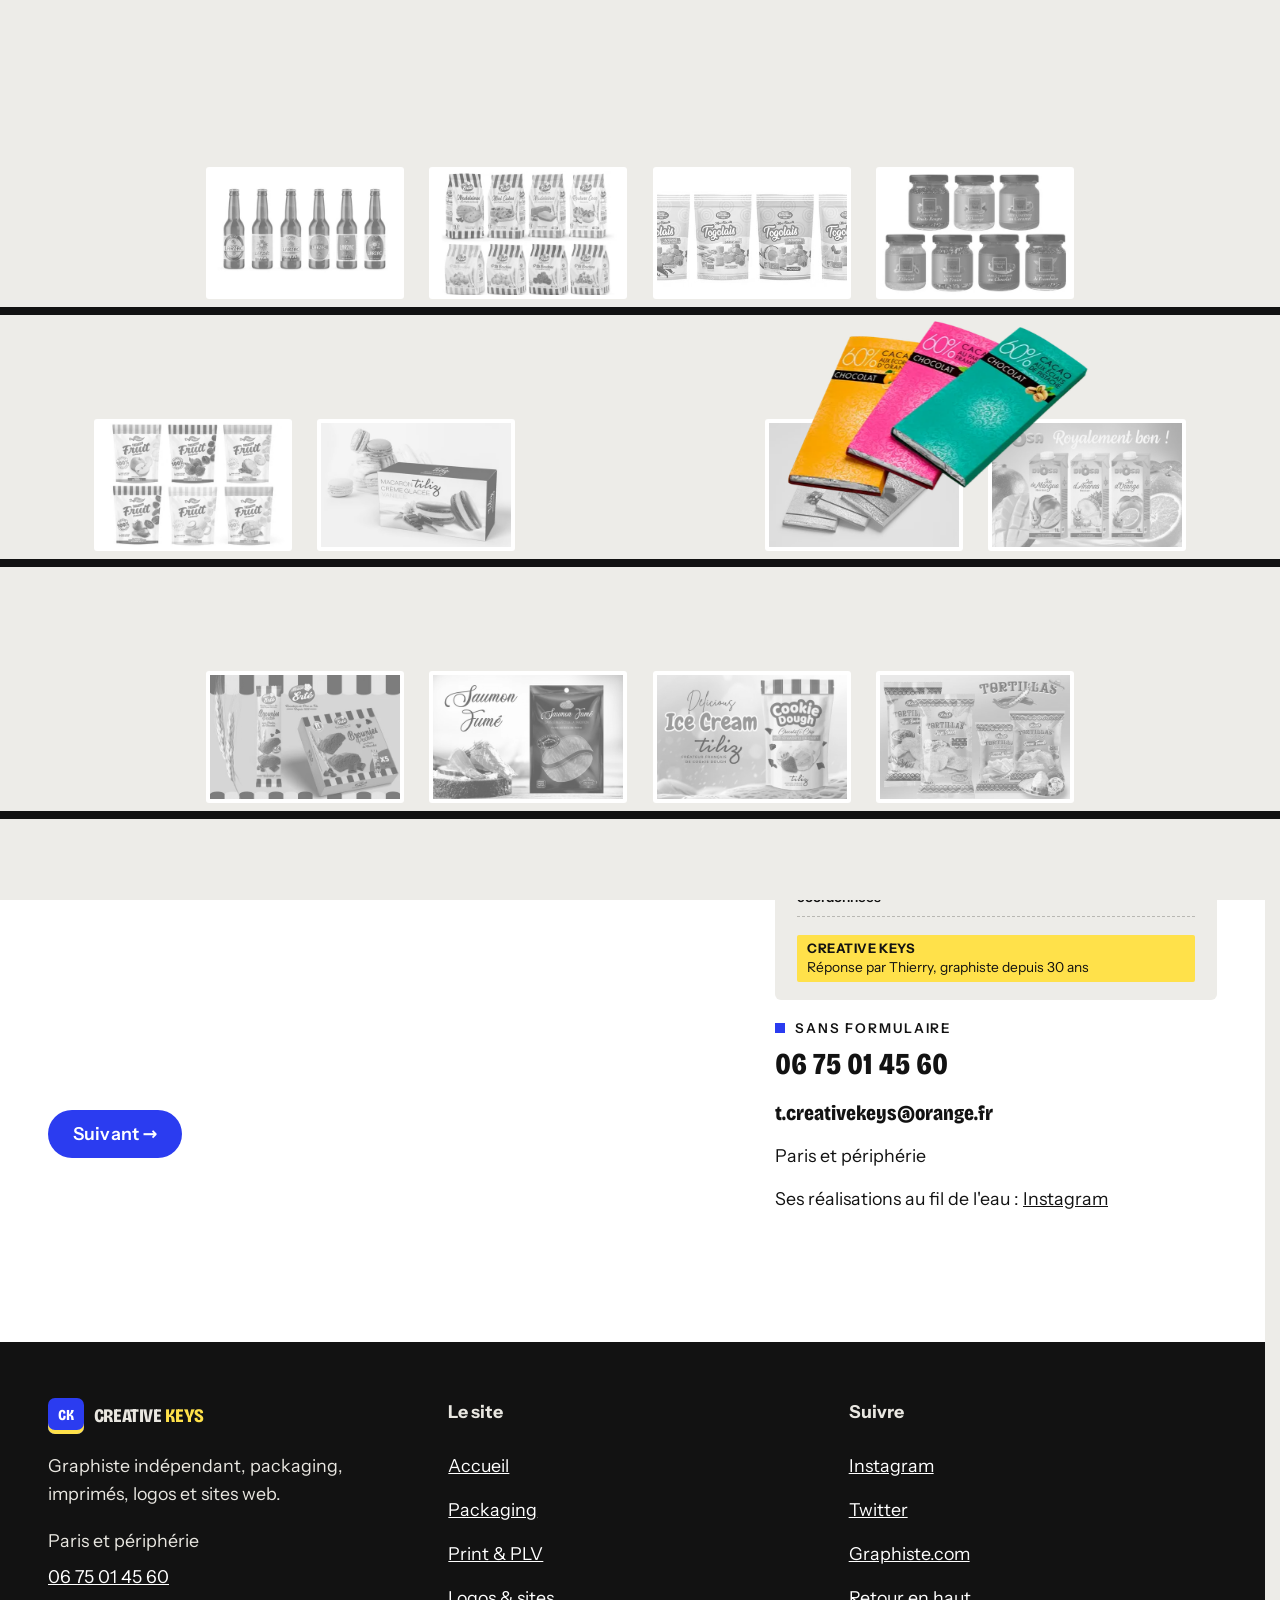
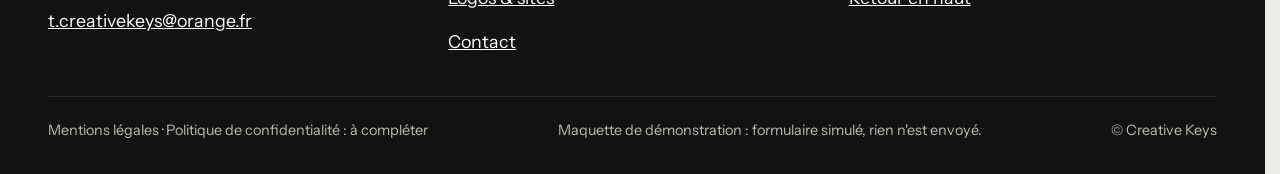
<file: contact.html>
<!doctype html>
<html lang="fr" data-v="1" data-curseur>
<head>
<meta charset="utf-8">
<meta name="viewport" content="width=device-width, initial-scale=1, viewport-fit=cover">
<title>Contact et devis · Creative Keys</title>
<meta name="description" content="Un packaging, un imprimé, un logo ou un site ? Décrivez votre projet en trois étapes ou appelez Thierry au 06 75 01 45 60.">
<meta name="robots" content="noindex, nofollow">
<link rel="canonical" href="https://creative-keys-2-maquette.vercel.app/contact">
<style>:root{--fond:#EDECE8;--texte:#121212;--voile-fond:#121212;--ouverture-fond:#EDECE8;--menu-fond:#EDECE8}:root { --entete-h: 72px; --barres-h: 0px; } html { background: var(--fond); color: var(--texte); scrollbar-gutter: stable; } body { margin: 0; background: var(--fond); } html.js:not(.secours):not([data-arrivee="retour"]) [data-anime] { opacity: 0; } html.js:not(.secours):not([data-arrivee="retour"]) [data-anime].vu { opacity: 1; } [data-voile] { position: fixed; inset: 0; z-index: 900; background: var(--voile-fond); transform: translateY(100%); visibility: hidden; pointer-events: none; } html[data-arrivee="voile"]:not(.voile-leve):not(.secours) [data-voile] { transform: none; visibility: visible; } html.secours [data-voile] { visibility: hidden !important; } .ouverture-panneau { position: fixed; inset: 0; z-index: 850; display: none; place-content: center; justify-items: center; background: var(--ouverture-fond, var(--voile-fond)); color: var(--fond); text-align: center; } html.js[data-arrivee="intro"]:not(.secours):not(.intro-finie) .ouverture-panneau { display: grid; } html.defilement-bloque, html.defilement-bloque body, html.js[data-arrivee="intro"]:not(.secours):not(.intro-finie), html.js[data-arrivee="intro"]:not(.secours):not(.intro-finie) body, html[data-arrivee="voile"]:not(.voile-leve):not(.secours), html[data-arrivee="voile"]:not(.voile-leve):not(.secours) body { overflow: hidden; } html.js[data-arrivee="intro"]:not(.secours):not(.intro-finie) { background-color: var(--ouverture-fond, var(--voile-fond)); } html[data-arrivee="voile"]:not(.voile-leve):not(.secours) { background-color: var(--voile-fond); }</style>
<script>(function () {
var d = document.documentElement, ss = null, ls = null;
try { ss = window.sessionStorage; ls = window.localStorage; } catch (e) {}
d.classList.add('js');
var nav = performance.getEntriesByType ? performance.getEntriesByType('navigation')[0] : null;
var type = nav ? nav.type : 'navigate';
var depart = null;
try { depart = JSON.parse(ss.getItem('socle:depart') || 'null'); ss.removeItem('socle:depart'); } catch (e) {}
if (depart && !(Date.now() - depart.t < 15000)) depart = null;
var mode = type === 'back_forward' ? 'retour' : type === 'reload' ? 'intro' : depart ? 'voile' : 'intro';
d.setAttribute('data-arrivee', mode);
if (mode === 'voile' && depart.couleur) d.style.setProperty('--voile-fond', depart.couleur);
if (type === 'reload' && 'scrollRestoration' in history) {
history.scrollRestoration = 'manual';
}
try {
var choisie = ls && ls.getItem('socle:langue');
var langue = (d.lang || '').slice(0, 2);
if (choisie && choisie !== langue && type === 'navigate' && !depart) {
var alt = document.querySelector('link[rel="alternate"][hreflang="' + choisie + '"]');
if (alt) location.replace(new URL(alt.href).pathname + location.search + location.hash);
}
} catch (e) {}
setTimeout(function () { if (!d.classList.contains('demarre')) d.classList.add('secours'); }, 2000);
})();</script>
<link rel="preload" href="/assets/fonts/bricolage.woff2" as="font" type="font/woff2" crossorigin>
<link rel="stylesheet" href="/assets/css/socle.css?v=1">
<link rel="stylesheet" href="/assets/css/site.css?v=1">
<link rel="modulepreload" href="/assets/js/site.js?v=1">
<link rel="modulepreload" href="/assets/js/socle/index.js?v=1">
<script src="/assets/vendor/gsap.min.js" defer></script>
<script src="/assets/vendor/ScrollTrigger.min.js" defer></script>
<script src="/assets/vendor/SplitText.min.js" defer></script>
<script type="module" src="/assets/js/site.js?v=1"></script>
<meta name="theme-color" content="#EDECE8">
<link rel="icon" href="/assets/images/favicon.svg" type="image/svg+xml">
<link rel="apple-touch-icon" href="/assets/images/apple-touch-icon.png">
<meta property="og:type" content="website">
<meta property="og:site_name" content="Creative Keys">
<meta property="og:locale" content="fr_FR">
<meta property="og:title" content="Contact et devis · Creative Keys">
<meta property="og:description" content="Un packaging, un imprimé, un logo ou un site ? Décrivez votre projet en trois étapes ou appelez Thierry au 06 75 01 45 60.">
<meta property="og:url" content="https://creative-keys-2-maquette.vercel.app/contact">
<meta property="og:image" content="https://creative-keys-2-maquette.vercel.app/assets/partage/contact-fr.jpg">
<meta property="og:image:width" content="1200">
<meta property="og:image:height" content="630">
<meta property="og:image:alt" content="Carnet de croquis de logos sur un bureau">
<meta name="twitter:card" content="summary_large_image">
<script type="application/ld+json">{"@context":"https://schema.org","@type":"ProfessionalService","name":"Creative Keys","url":"https://creative-keys-2-maquette.vercel.app/","telephone":"+33675014560","email":"t.creativekeys@orange.fr","founder":{"@type":"Person","name":"Thierry Poincet","jobTitle":"Graphiste"},"areaServed":"Paris et périphérie","knowsAbout":["Packaging","Création de marque","Logo","PLV","Plaquettes et affiches","Sites web"],"sameAs":["https://www.instagram.com/pfscreationdesign/","https://twitter.com/PFS_DiamantS","https://graphiste.com/thierrycreativekeys"],"description":"Graphiste indépendant : packaging, création de marque, PLV, imprimés et sites web, 30 ans d'expérience."}</script>
</head>
<body id="haut">
<div data-voile data-forme="rideau" aria-hidden="true"><div class="voile-contenu"><span class="voile-marque">Creative Keys</span><span data-voile-libelle>Contact</span></div></div>
<div class="ouverture-panneau" data-ouverture aria-hidden="true">
  <div class="intro-rayons"><div class="intro-etagere" style="--i:0"><div class="intro-rang"><span class="intro-facing"><img src="/assets/images/pk-larzac-480.webp" alt="" width="480" height="320" decoding="async"></span><span class="intro-facing"><img src="/assets/images/pk-erte-sachets-480.webp" alt="" width="480" height="320" decoding="async"></span><span class="intro-facing"><img src="/assets/images/pk-togolais-480.webp" alt="" width="480" height="240" decoding="async"></span><span class="intro-facing"><img src="/assets/images/pk-confitures-480.webp" alt="" width="480" height="320" decoding="async"></span></div><span class="intro-trait"></span></div><div class="intro-etagere" style="--i:1"><div class="intro-rang"><span class="intro-facing"><img src="/assets/images/pk-dayfruits-480.webp" alt="" width="480" height="320" decoding="async"></span><span class="intro-facing"><img src="/assets/images/pk-macaron-480.webp" alt="" width="480" height="320" decoding="async"></span><span class="intro-trou"></span><span class="intro-facing"><img src="/assets/images/pk-tablettes-480.webp" alt="" width="480" height="320" decoding="async"></span><span class="intro-facing"><img src="/assets/images/pk-diosa-480.webp" alt="" width="480" height="320" decoding="async"></span></div><span class="intro-trait"></span></div><div class="intro-etagere" style="--i:2"><div class="intro-rang"><span class="intro-facing"><img src="/assets/images/pk-brownies-480.webp" alt="" width="480" height="320" decoding="async"></span><span class="intro-facing"><img src="/assets/images/pk-saumon-480.webp" alt="" width="480" height="320" decoding="async"></span><span class="intro-facing"><img src="/assets/images/pk-cookie-480.webp" alt="" width="480" height="320" decoding="async"></span><span class="intro-facing"><img src="/assets/images/pk-tortillas-480.webp" alt="" width="480" height="320" decoding="async"></span></div><span class="intro-trait"></span></div></div>
  <p class="ouverture-nom">Creative Keys</p>
  <p class="ouverture-ligne">Packaging · Print · Logos · Web</p>
  <img class="ouverture-objet" src="/assets/images/pk-chocolat60-detoure-480.webp" alt="" width="480" height="333" decoding="async" data-ouverture-objet>
</div>
<a class="evitement" href="#contenu">Aller au contenu</a>
<header data-entete>
  <div class="entete-rangee">
    <a class="entete-logo" href="/" data-libelle="Accueil">
      <span class="logo-marque" aria-hidden="true">CK</span><span class="logo-mot">Creative<span> Keys</span></span>
    </a>
    <nav data-nav aria-label="Navigation principale">
      <ul><li><a href="/packaging" data-libelle="Packaging">Packaging</a></li><li><a href="/print" data-libelle="Print &amp; PLV">Print &amp; PLV</a></li><li><a href="/logos-sites" data-libelle="Logos &amp; sites">Logos &amp; sites</a></li><li><a href="/contact" data-libelle="Contact" aria-current="page">Contact</a></li></ul>
    </nav>
    <div class="entete-actions">
      <a class="bouton" href="/contact#devis" data-libelle="Contact">Demander un devis</a>
      <button type="button" data-menu-bouton aria-controls="menu" aria-expanded="false" data-libelle-ouvrir="Menu" data-libelle-fermer="Fermer"><span data-libelle-bouton>Menu</span></button>
      <a class="menu-sansjs" href="#menu" data-menu-lien>Menu</a>
    </div>
  </div>
</header>
<script>/* Avant le premier affichage : rangées de la navigation (même règle que ajusterNav dans assets/js/socle/entete.js)
   et hauteur réelle de l'en-tête, pour que rien ne saute quand le JavaScript du site prend la main. */
(function () {
  var h = document.documentElement, u = document.querySelector('[data-nav] ul'), e = document.querySelector('[data-entete]');
  if (u) {
    var deborde = function () { return u.scrollWidth > u.clientWidth + 1; }, c = deborde();
    if (c && window.matchMedia('(min-width: 900px)').matches) {
      h.classList.add('nav-deux-rangees'); c = deborde();
      if (c) { h.classList.add('nav-deux-lignes'); var a = u.querySelector('a'); c = !a || u.getBoundingClientRect().height > a.getBoundingClientRect().height * 2.5; }
      if (c) h.classList.remove('nav-deux-rangees', 'nav-deux-lignes');
    }
    if (c) h.classList.add('nav-compacte');
  }
  if (e) h.style.setProperty('--entete-h', Math.round(e.getBoundingClientRect().height) + 'px');
})();</script>
<span id="menu-ferme" aria-hidden="true"></span>
<div id="menu" data-menu role="dialog" aria-modal="true" aria-label="Menu">
  <p class="menu-sansjs-fermer"><a href="#menu-ferme">Fermer</a></p>
  <ul><li style="--i:0"><a href="/" class="menu-lien" data-libelle="Accueil">Accueil</a></li><li style="--i:1"><a href="/packaging" class="menu-lien" data-libelle="Packaging">Packaging</a></li><li style="--i:2"><a href="/print" class="menu-lien" data-libelle="Print &amp; PLV">Print &amp; PLV</a></li><li style="--i:3"><a href="/logos-sites" class="menu-lien" data-libelle="Logos &amp; sites">Logos &amp; sites</a></li><li style="--i:4"><a href="/contact" class="menu-lien" data-libelle="Contact" aria-current="page">Contact</a></li></ul>
  <p><a class="bouton" href="tel:+33675014560">Appeler 06 75 01 45 60</a></p>
</div>
<main id="contenu" tabindex="-1">
<section class="ouv-contact" id="debut">
  <div class="conteneur ouv-contact-grille">
    <div class="ouv-contact-texte">
      <p class="surtitre" data-anime="gsap">Contact et devis</p>
      <h1 class="titre titre--page" data-anime="gsap"><span class="ligne-masque"><span class="ouv-ligne">Parlons de</span></span> <span class="ligne-masque"><em class="mot ouv-ligne">votre marque</em></span></h1>
      <p class="masque-ecran-tres-bas" data-anime="gsap">Trois étapes pour décrire votre projet, ou un coup de fil à Thierry.</p>
      <p class="ouv-actions" data-anime="gsap"><a class="bouton" href="#devis" data-action-principale data-sans-transition>Demander un devis</a> <a class="bouton bouton--contour" href="tel:+33675014560">Appeler Thierry</a></p>
      <p class="ouv-info" data-info-cle data-anime="gsap">06 75 01 45 60 · Paris et périphérie</p>
    </div>
    <figure class="media ouv-contact-media" data-grok data-iris-centre data-fx="parallaxe" data-fx-force="6" style="--cadrage:50% 50%">
  <picture><source media="(max-width: 760px) and (orientation: portrait)" srcset="/assets/images/grok/croquis-mobile-640.webp 640w, /assets/images/grok/croquis-mobile-1080.webp 1080w" sizes="(max-width: 760px) 100vw, 46vw">
    <img src="/assets/images/grok/croquis-1280.webp" srcset="/assets/images/grok/croquis-640.webp 640w, /assets/images/grok/croquis-1280.webp 1280w, /assets/images/grok/croquis-1600.webp 1600w" sizes="(max-width: 760px) 100vw, 46vw" alt="Carnet de croquis ouvert : esquisses au crayon de formes de logo, feutres et tasse de café" width="1280" height="854" fetchpriority="high" loading="eager" decoding="async">
  </picture><figcaption class="mention-ia">Illustration générée</figcaption>
</figure>
  </div>
</section>
<section class="devis bande-blanche" id="devis">
  <div class="conteneur devis-grille">
    <form class="devis-form" data-formulaire data-etapes novalidate>
      <ol class="devis-progres" aria-hidden="true"><li data-progres="1" class="actif"><span>1</span><span class="lib">Votre projet</span></li><li data-progres="2"><span>2</span><span class="lib">Les détails</span></li><li data-progres="3"><span>3</span><span class="lib">Vos coordonnées</span></li></ol>
      <p class="devis-etape-num" aria-live="polite" data-etape-annonce>Étape 1 sur 3</p>
      <fieldset class="devis-etape" data-etape="1">
        <legend class="titre titre--etape">Qu&#39;avez-vous à habiller ?</legend>
        <div class="choix-projet" data-anime="cascade">
          <label class="choix"><input type="radio" name="projet" value="packaging" required><span class="choix-carte"><span class="choix-num">01</span>Un packaging ou une gamme</span></label><label class="choix"><input type="radio" name="projet" value="print"><span class="choix-carte"><span class="choix-num">02</span>Un imprimé ou de la PLV</span></label><label class="choix"><input type="radio" name="projet" value="logo"><span class="choix-carte"><span class="choix-num">03</span>Un logo</span></label><label class="choix"><input type="radio" name="projet" value="site"><span class="choix-carte"><span class="choix-num">04</span>Un site web</span></label><label class="choix"><input type="radio" name="projet" value="autre"><span class="choix-carte"><span class="choix-num">05</span>Autre chose</span></label>
        </div>
        <p class="devis-nav"><button type="button" class="bouton" data-etape-suivante>Suivant →</button></p>
      </fieldset>
      <fieldset class="devis-etape" data-etape="2" hidden>
        <legend class="titre titre--etape">Les détails</legend>
        <div class="champ"><label for="description">Décrivez-le en quelques lignes</label><textarea id="description" name="description" rows="5" required aria-describedby="description-aide"></textarea><p class="champ-aide" id="description-aide">Produit, nombre de références, formats, ce qui existe déjà…</p></div>
        <div class="champ"><label for="delai">Pour quand ?</label><select id="delai" name="delai" required><option value=""></option><option value="urgent">Dès que possible</option><option value="mois">Dans le mois</option><option value="trimestre">Dans les trois mois</option><option value="libre">Pas de date fixée</option></select></div>
        <p class="devis-nav"><button type="button" class="bouton bouton--contour" data-etape-precedente>← Retour</button> <button type="button" class="bouton" data-etape-suivante>Suivant →</button></p>
      </fieldset>
      <fieldset class="devis-etape" data-etape="3" hidden>
        <legend class="titre titre--etape">Vos coordonnées</legend>
        <div class="champs-deux">
          <div class="champ"><label for="nom">Nom et prénom</label><input id="nom" name="nom" autocomplete="name" required></div>
          <div class="champ"><label for="entreprise">Marque ou entreprise</label><input id="entreprise" name="entreprise" autocomplete="organization"></div>
          <div class="champ"><label for="email">E-mail</label><input id="email" name="email" type="email" autocomplete="email" inputmode="email" required></div>
          <div class="champ"><label for="telephone">Téléphone</label><input id="telephone" name="telephone" type="tel" autocomplete="tel" inputmode="tel"></div>
        </div>
        <p class="mention-donnees">Vos coordonnées servent seulement à répondre à votre demande. Politique de confidentialité : à compléter.</p>
        <p class="devis-nav"><button type="button" class="bouton bouton--contour" data-etape-precedente>← Retour</button> <button type="submit" class="bouton">Envoyer la demande</button></p>
        <p data-message-envoi tabindex="-1" hidden data-texte="Demande simulée : rien n&#39;a été envoyé. Sur le site final, elle arrivera chez Thierry."></p>
      </fieldset>
    </form>
    <aside class="devis-recap" aria-label="Votre demande">
      <div class="recap-ticket">
        <p class="recap-titre">Votre demande</p>
        <dl data-recap>
          <div><dt>Votre projet</dt><dd data-recap-projet>Choisissez un projet pour commencer.</dd></div>
          <div><dt>Pour quand ?</dt><dd data-recap-delai>·</dd></div>
          <div><dt>Vos coordonnées</dt><dd data-recap-qui>·</dd></div>
        </dl>
        <p class="etiquette"><strong>Creative Keys</strong> <span>Réponse par Thierry, graphiste depuis 30 ans</span></p>
      </div>
      <div class="direct">
        <p class="surtitre">Sans formulaire</p>
        <p><a class="direct-lien" href="tel:+33675014560">06 75 01 45 60</a></p>
        <p><a class="direct-lien direct-lien--mail" href="mailto:t.creativekeys@orange.fr">t.creativekeys@orange.fr</a></p>
        <p>Paris et périphérie</p>
        <p class="direct-reseaux">Ses réalisations au fil de l&#39;eau : <a href="https://www.instagram.com/pfscreationdesign/" target="_blank" rel="noopener">Instagram<span class="visuellement-cache"> (nouvel onglet)</span></a></p>
      </div>
    </aside>
  </div>
</section>
</main>
<footer class="pied" id="pied">
  <div class="conteneur pied-grille">
    <div class="pied-marque">
      <p class="pied-logo"><span class="logo-marque" aria-hidden="true">CK</span><span class="logo-mot">Creative<span> Keys</span></span></p>
      <p>Graphiste indépendant, packaging, imprimés, logos et sites web.</p>
      <p>Paris et périphérie<br><a href="tel:+33675014560">06 75 01 45 60</a><br><a href="mailto:t.creativekeys@orange.fr">t.creativekeys@orange.fr</a></p>
    </div>
    <nav aria-label="Le site">
      <p><strong>Le site</strong></p>
      <ul><li><a href="/" data-libelle="Accueil">Accueil</a></li><li><a href="/packaging" data-libelle="Packaging">Packaging</a></li><li><a href="/print" data-libelle="Print &amp; PLV">Print &amp; PLV</a></li><li><a href="/logos-sites" data-libelle="Logos &amp; sites">Logos &amp; sites</a></li><li><a href="/contact" data-libelle="Contact" aria-current="page">Contact</a></li></ul>
    </nav>
    <div>
      <p><strong>Suivre</strong></p>
      <ul>
        <li><a href="https://www.instagram.com/pfscreationdesign/" target="_blank" rel="noopener">Instagram<span class="visuellement-cache"> (nouvel onglet)</span></a></li>
        <li><a href="https://twitter.com/PFS_DiamantS" target="_blank" rel="noopener">Twitter<span class="visuellement-cache"> (nouvel onglet)</span></a></li>
        <li><a href="https://graphiste.com/thierrycreativekeys" target="_blank" rel="noopener">Graphiste.com<span class="visuellement-cache"> (nouvel onglet)</span></a></li>
        <li><a href="#haut" data-sans-transition>Retour en haut</a></li>
      </ul>
    </div>
  </div>
  <div class="conteneur pied-bas"><p>Mentions légales · Politique de confidentialité : à compléter</p><p>Maquette de démonstration : formulaire simulé, rien n&#39;est envoyé.</p><p>© Creative Keys</p></div>
</footer>
<div data-barre-fixe>
  <a class="bouton bouton--contour" href="tel:+33675014560">Appeler</a>
  <a class="bouton" href="/contact#devis" data-libelle="Contact">Demander un devis</a>
</div>
</body>
</html>
</file>
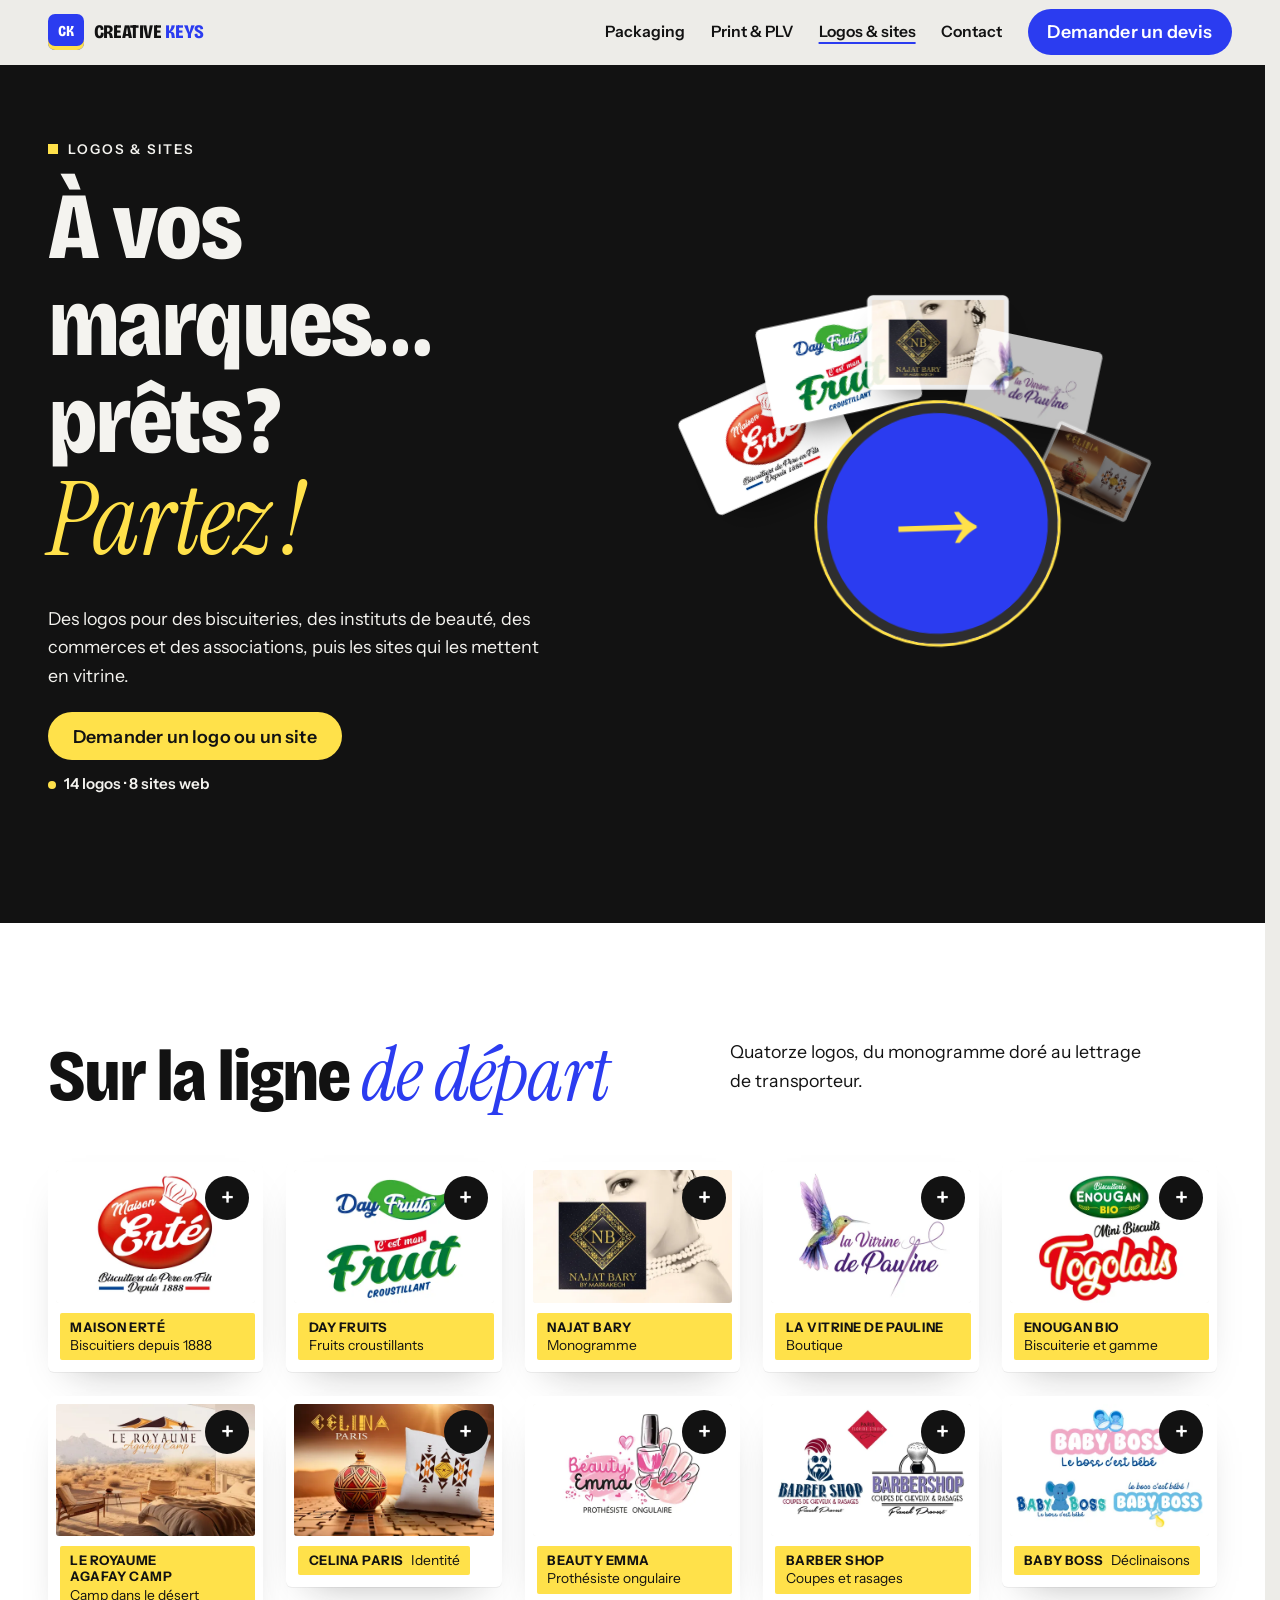
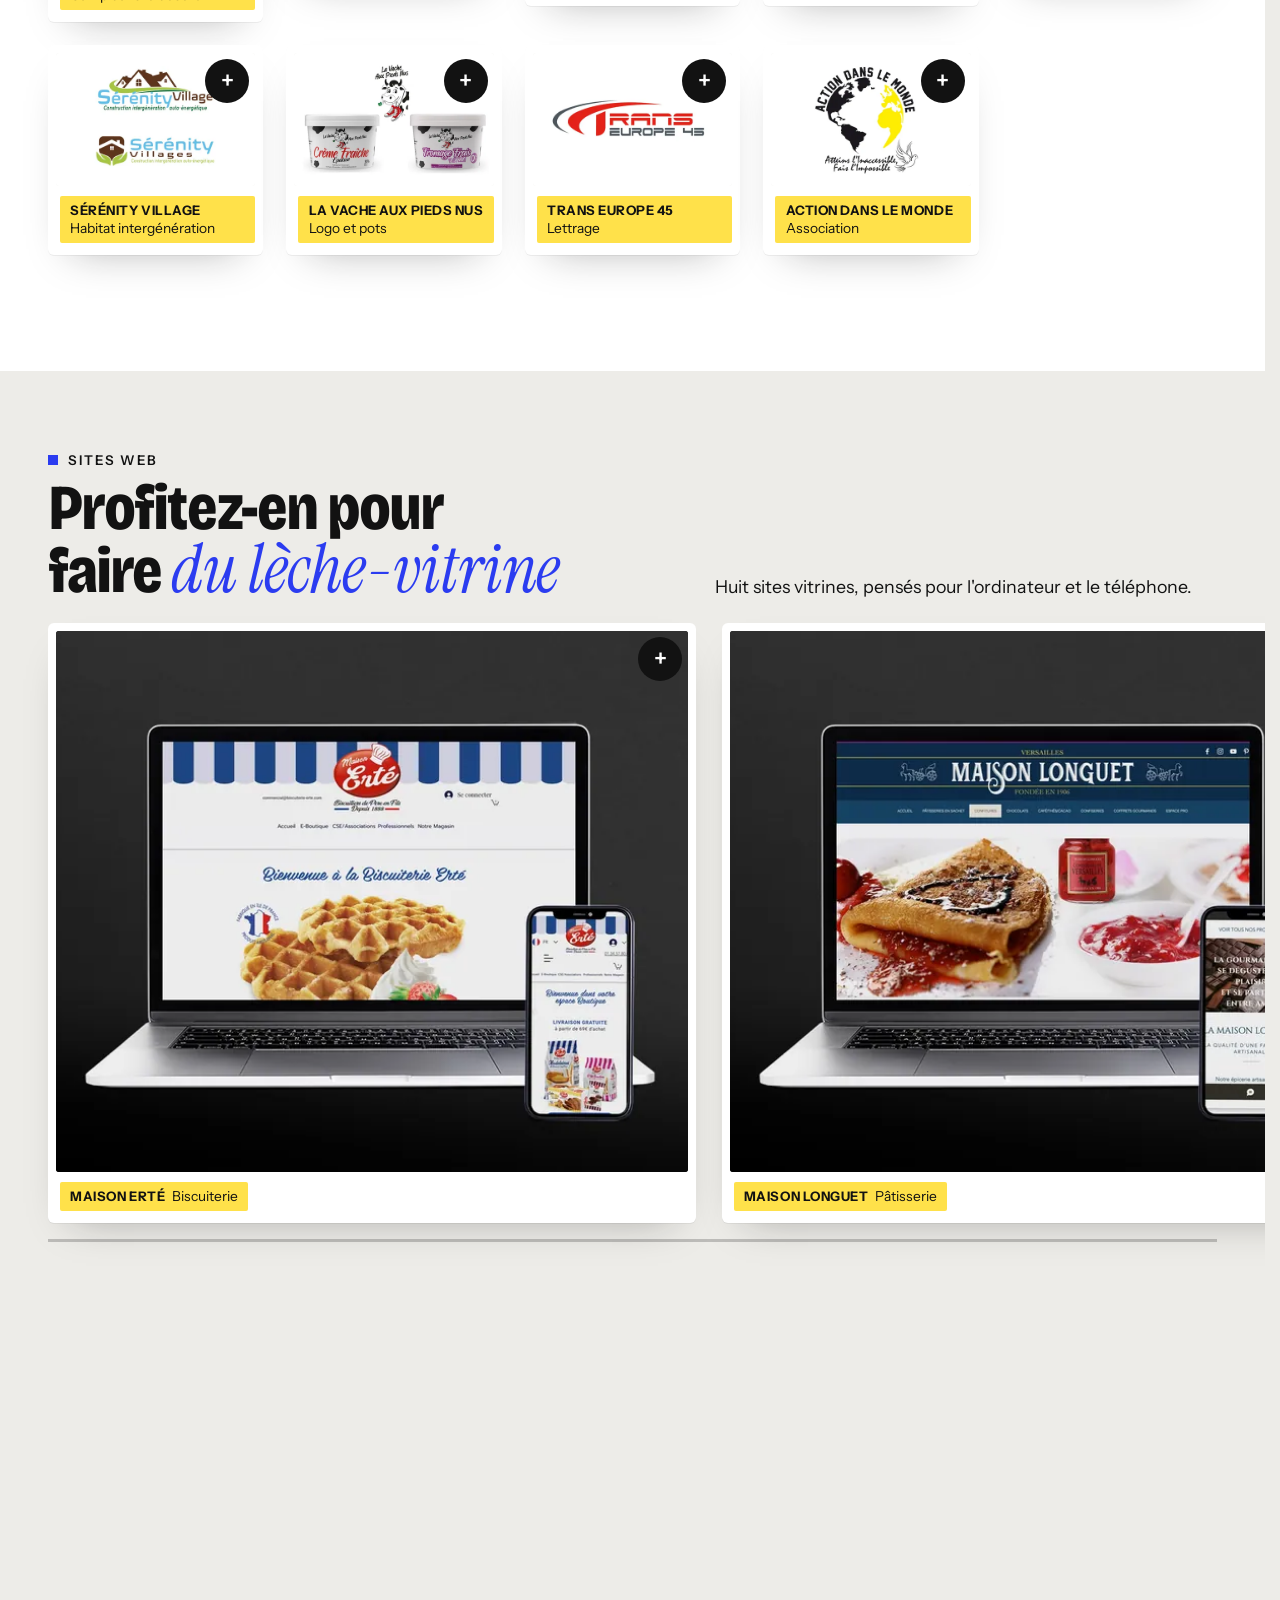
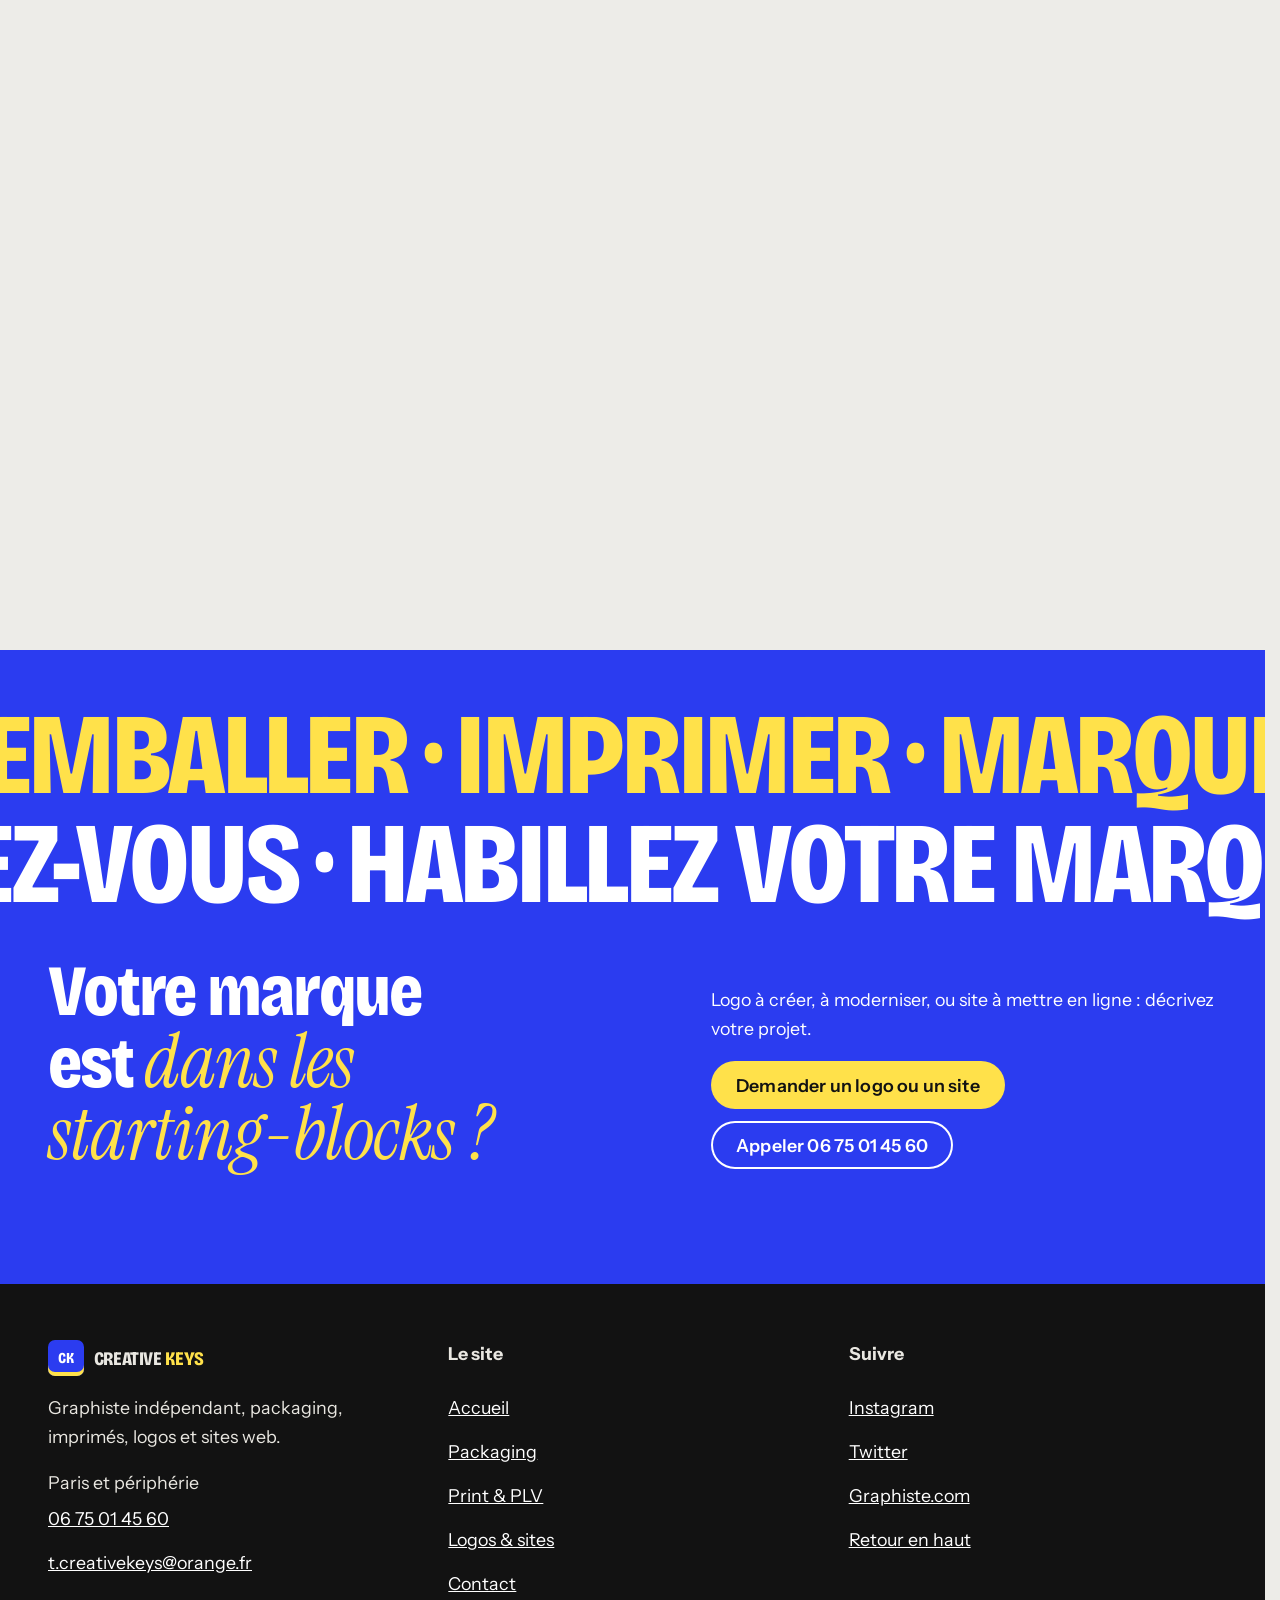
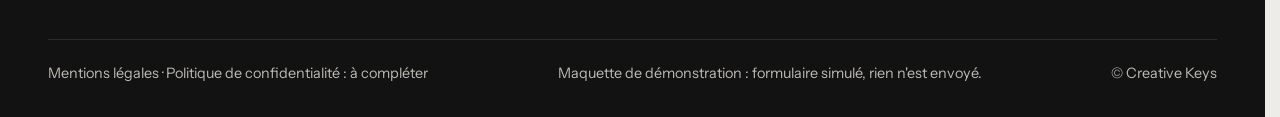
<file: logos-sites.html>
<!doctype html>
<html lang="fr" data-v="1" data-curseur>
<head>
<meta charset="utf-8">
<meta name="viewport" content="width=device-width, initial-scale=1, viewport-fit=cover">
<title>Logos et sites web : à vos marques, prêts, partez · Creative Keys</title>
<meta name="description" content="Logos de marques, de commerces et d&#39;associations, et sites vitrines conçus par Creative Keys.">
<meta name="robots" content="noindex, nofollow">
<link rel="canonical" href="https://creative-keys-2-maquette.vercel.app/logos-sites">
<style>:root{--fond:#EDECE8;--texte:#121212;--voile-fond:#121212;--ouverture-fond:#EDECE8;--menu-fond:#EDECE8}:root { --entete-h: 72px; --barres-h: 0px; } html { background: var(--fond); color: var(--texte); scrollbar-gutter: stable; } body { margin: 0; background: var(--fond); } html.js:not(.secours):not([data-arrivee="retour"]) [data-anime] { opacity: 0; } html.js:not(.secours):not([data-arrivee="retour"]) [data-anime].vu { opacity: 1; } [data-voile] { position: fixed; inset: 0; z-index: 900; background: var(--voile-fond); transform: translateY(100%); visibility: hidden; pointer-events: none; } html[data-arrivee="voile"]:not(.voile-leve):not(.secours) [data-voile] { transform: none; visibility: visible; } html.secours [data-voile] { visibility: hidden !important; } .ouverture-panneau { position: fixed; inset: 0; z-index: 850; display: none; place-content: center; justify-items: center; background: var(--ouverture-fond, var(--voile-fond)); color: var(--fond); text-align: center; } html.js[data-arrivee="intro"]:not(.secours):not(.intro-finie) .ouverture-panneau { display: grid; } html.defilement-bloque, html.defilement-bloque body, html.js[data-arrivee="intro"]:not(.secours):not(.intro-finie), html.js[data-arrivee="intro"]:not(.secours):not(.intro-finie) body, html[data-arrivee="voile"]:not(.voile-leve):not(.secours), html[data-arrivee="voile"]:not(.voile-leve):not(.secours) body { overflow: hidden; } html.js[data-arrivee="intro"]:not(.secours):not(.intro-finie) { background-color: var(--ouverture-fond, var(--voile-fond)); } html[data-arrivee="voile"]:not(.voile-leve):not(.secours) { background-color: var(--voile-fond); }</style>
<script>(function () {
var d = document.documentElement, ss = null, ls = null;
try { ss = window.sessionStorage; ls = window.localStorage; } catch (e) {}
d.classList.add('js');
var nav = performance.getEntriesByType ? performance.getEntriesByType('navigation')[0] : null;
var type = nav ? nav.type : 'navigate';
var depart = null;
try { depart = JSON.parse(ss.getItem('socle:depart') || 'null'); ss.removeItem('socle:depart'); } catch (e) {}
if (depart && !(Date.now() - depart.t < 15000)) depart = null;
var mode = type === 'back_forward' ? 'retour' : type === 'reload' ? 'intro' : depart ? 'voile' : 'intro';
d.setAttribute('data-arrivee', mode);
if (mode === 'voile' && depart.couleur) d.style.setProperty('--voile-fond', depart.couleur);
if (type === 'reload' && 'scrollRestoration' in history) {
history.scrollRestoration = 'manual';
}
try {
var choisie = ls && ls.getItem('socle:langue');
var langue = (d.lang || '').slice(0, 2);
if (choisie && choisie !== langue && type === 'navigate' && !depart) {
var alt = document.querySelector('link[rel="alternate"][hreflang="' + choisie + '"]');
if (alt) location.replace(new URL(alt.href).pathname + location.search + location.hash);
}
} catch (e) {}
setTimeout(function () { if (!d.classList.contains('demarre')) d.classList.add('secours'); }, 2000);
})();</script>
<link rel="preload" href="/assets/fonts/bricolage.woff2" as="font" type="font/woff2" crossorigin>
<link rel="stylesheet" href="/assets/css/socle.css?v=1">
<link rel="stylesheet" href="/assets/css/site.css?v=1">
<link rel="modulepreload" href="/assets/js/site.js?v=1">
<link rel="modulepreload" href="/assets/js/socle/index.js?v=1">
<script src="/assets/vendor/gsap.min.js" defer></script>
<script src="/assets/vendor/ScrollTrigger.min.js" defer></script>
<script src="/assets/vendor/SplitText.min.js" defer></script>
<script type="module" src="/assets/js/site.js?v=1"></script>
<meta name="theme-color" content="#EDECE8">
<link rel="icon" href="/assets/images/favicon.svg" type="image/svg+xml">
<link rel="apple-touch-icon" href="/assets/images/apple-touch-icon.png">
<meta property="og:type" content="website">
<meta property="og:site_name" content="Creative Keys">
<meta property="og:locale" content="fr_FR">
<meta property="og:title" content="Logos et sites web : à vos marques, prêts, partez · Creative Keys">
<meta property="og:description" content="Logos de marques, de commerces et d&#39;associations, et sites vitrines conçus par Creative Keys.">
<meta property="og:url" content="https://creative-keys-2-maquette.vercel.app/logos-sites">
<meta property="og:image" content="https://creative-keys-2-maquette.vercel.app/assets/partage/logos-sites-fr.jpg">
<meta property="og:image:width" content="1200">
<meta property="og:image:height" content="630">
<meta property="og:image:alt" content="Logo Maison Erté créé par Creative Keys">
<meta name="twitter:card" content="summary_large_image">
<script type="application/ld+json">{"@context":"https://schema.org","@type":"ProfessionalService","name":"Creative Keys","url":"https://creative-keys-2-maquette.vercel.app/","telephone":"+33675014560","email":"t.creativekeys@orange.fr","founder":{"@type":"Person","name":"Thierry Poincet","jobTitle":"Graphiste"},"areaServed":"Paris et périphérie","knowsAbout":["Packaging","Création de marque","Logo","PLV","Plaquettes et affiches","Sites web"],"sameAs":["https://www.instagram.com/pfscreationdesign/","https://twitter.com/PFS_DiamantS","https://graphiste.com/thierrycreativekeys"],"description":"Graphiste indépendant : packaging, création de marque, PLV, imprimés et sites web, 30 ans d'expérience."}</script>
</head>
<body id="haut">
<div data-voile data-forme="rideau" aria-hidden="true"><div class="voile-contenu"><span class="voile-marque">Creative Keys</span><span data-voile-libelle>Logos &amp; sites</span></div></div>
<div class="ouverture-panneau" data-ouverture aria-hidden="true">
  <div class="intro-rayons"><div class="intro-etagere" style="--i:0"><div class="intro-rang"><span class="intro-facing"><img src="/assets/images/pk-larzac-480.webp" alt="" width="480" height="320" decoding="async"></span><span class="intro-facing"><img src="/assets/images/pk-erte-sachets-480.webp" alt="" width="480" height="320" decoding="async"></span><span class="intro-facing"><img src="/assets/images/pk-togolais-480.webp" alt="" width="480" height="240" decoding="async"></span><span class="intro-facing"><img src="/assets/images/pk-confitures-480.webp" alt="" width="480" height="320" decoding="async"></span></div><span class="intro-trait"></span></div><div class="intro-etagere" style="--i:1"><div class="intro-rang"><span class="intro-facing"><img src="/assets/images/pk-dayfruits-480.webp" alt="" width="480" height="320" decoding="async"></span><span class="intro-facing"><img src="/assets/images/pk-macaron-480.webp" alt="" width="480" height="320" decoding="async"></span><span class="intro-trou"></span><span class="intro-facing"><img src="/assets/images/pk-tablettes-480.webp" alt="" width="480" height="320" decoding="async"></span><span class="intro-facing"><img src="/assets/images/pk-diosa-480.webp" alt="" width="480" height="320" decoding="async"></span></div><span class="intro-trait"></span></div><div class="intro-etagere" style="--i:2"><div class="intro-rang"><span class="intro-facing"><img src="/assets/images/pk-brownies-480.webp" alt="" width="480" height="320" decoding="async"></span><span class="intro-facing"><img src="/assets/images/pk-saumon-480.webp" alt="" width="480" height="320" decoding="async"></span><span class="intro-facing"><img src="/assets/images/pk-cookie-480.webp" alt="" width="480" height="320" decoding="async"></span><span class="intro-facing"><img src="/assets/images/pk-tortillas-480.webp" alt="" width="480" height="320" decoding="async"></span></div><span class="intro-trait"></span></div></div>
  <p class="ouverture-nom">Creative Keys</p>
  <p class="ouverture-ligne">Packaging · Print · Logos · Web</p>
  <img class="ouverture-objet" src="/assets/images/pk-chocolat60-detoure-480.webp" alt="" width="480" height="333" decoding="async" data-ouverture-objet>
</div>
<a class="evitement" href="#contenu">Aller au contenu</a>
<header data-entete>
  <div class="entete-rangee">
    <a class="entete-logo" href="/" data-libelle="Accueil">
      <span class="logo-marque" aria-hidden="true">CK</span><span class="logo-mot">Creative<span> Keys</span></span>
    </a>
    <nav data-nav aria-label="Navigation principale">
      <ul><li><a href="/packaging" data-libelle="Packaging">Packaging</a></li><li><a href="/print" data-libelle="Print &amp; PLV">Print &amp; PLV</a></li><li><a href="/logos-sites" data-libelle="Logos &amp; sites" aria-current="page">Logos &amp; sites</a></li><li><a href="/contact" data-libelle="Contact">Contact</a></li></ul>
    </nav>
    <div class="entete-actions">
      <a class="bouton" href="/contact#devis" data-libelle="Contact">Demander un devis</a>
      <button type="button" data-menu-bouton aria-controls="menu" aria-expanded="false" data-libelle-ouvrir="Menu" data-libelle-fermer="Fermer"><span data-libelle-bouton>Menu</span></button>
      <a class="menu-sansjs" href="#menu" data-menu-lien>Menu</a>
    </div>
  </div>
</header>
<script>/* Avant le premier affichage : rangées de la navigation (même règle que ajusterNav dans assets/js/socle/entete.js)
   et hauteur réelle de l'en-tête, pour que rien ne saute quand le JavaScript du site prend la main. */
(function () {
  var h = document.documentElement, u = document.querySelector('[data-nav] ul'), e = document.querySelector('[data-entete]');
  if (u) {
    var deborde = function () { return u.scrollWidth > u.clientWidth + 1; }, c = deborde();
    if (c && window.matchMedia('(min-width: 900px)').matches) {
      h.classList.add('nav-deux-rangees'); c = deborde();
      if (c) { h.classList.add('nav-deux-lignes'); var a = u.querySelector('a'); c = !a || u.getBoundingClientRect().height > a.getBoundingClientRect().height * 2.5; }
      if (c) h.classList.remove('nav-deux-rangees', 'nav-deux-lignes');
    }
    if (c) h.classList.add('nav-compacte');
  }
  if (e) h.style.setProperty('--entete-h', Math.round(e.getBoundingClientRect().height) + 'px');
})();</script>
<span id="menu-ferme" aria-hidden="true"></span>
<div id="menu" data-menu role="dialog" aria-modal="true" aria-label="Menu">
  <p class="menu-sansjs-fermer"><a href="#menu-ferme">Fermer</a></p>
  <ul><li style="--i:0"><a href="/" class="menu-lien" data-libelle="Accueil">Accueil</a></li><li style="--i:1"><a href="/packaging" class="menu-lien" data-libelle="Packaging">Packaging</a></li><li style="--i:2"><a href="/print" class="menu-lien" data-libelle="Print &amp; PLV">Print &amp; PLV</a></li><li style="--i:3"><a href="/logos-sites" class="menu-lien" data-libelle="Logos &amp; sites" aria-current="page">Logos &amp; sites</a></li><li style="--i:4"><a href="/contact" class="menu-lien" data-libelle="Contact">Contact</a></li></ul>
  <p><a class="bouton" href="tel:+33675014560">Appeler 06 75 01 45 60</a></p>
</div>
<main id="contenu" tabindex="-1">
<section class="ouv-depart bande-encre" id="debut">
  <div class="conteneur ouv-depart-grille">
    <div class="ouv-depart-texte">
      <p class="surtitre" data-anime="gsap">Logos &amp; sites</p>
      <h1 class="titre titre--page" data-anime="gsap">
        <span class="ligne-masque"><span class="ouv-ligne">À vos marques…</span></span>
        <span class="ligne-masque"><span class="ouv-ligne">prêts ?</span></span>
        <span class="ligne-masque"><em class="mot ouv-ligne depart-partez">Partez !</em></span>
      </h1>
      <p class="masque-ecran-bas" data-anime="gsap">Des logos pour des biscuiteries, des instituts de beauté, des commerces et des associations, puis les sites qui les mettent en vitrine.</p>
      <p class="ouv-actions" data-anime="gsap"><a href="/contact?projet=logo#devis" class="bouton bouton--clair" data-libelle="Contact" data-action-principale data-survol="magnetique">Demander un logo ou un site</a></p>
      <p class="ouv-info" data-info-cle data-anime="gsap">14 logos · 8 sites web</p>
    </div>
    <div class="depart">
      <div class="depart-feu" data-iris-centre="disque" data-effet="compte-a-rebours" aria-hidden="true">
        <span class="depart-chiffre" data-chiffre="3">3</span>
        <span class="depart-chiffre" data-chiffre="2">2</span>
        <span class="depart-chiffre" data-chiffre="1">1</span>
        <span class="depart-chiffre depart-go" data-chiffre="0">→</span>
      </div>
      <ul class="eventail" data-superpose aria-label="Sur la ligne de départ">
        <li class="eventail-carte" style="--k:-2;--a:2"><figure class="media logo-media" style="--cadrage:49% 42%;aspect-ratio:3 / 2">
  <picture>
    <img src="/assets/images/lg-erte-800.webp" srcset="/assets/images/lg-erte-480.webp 480w, /assets/images/lg-erte-800.webp 800w" sizes="(max-width: 760px) 40vw, 16vw" alt="Logo Maison Erté, biscuitiers de père en fils depuis 1888" width="800" height="533" loading="lazy" decoding="async">
  </picture>
</figure></li><li class="eventail-carte" style="--k:-1;--a:1"><figure class="media logo-media" style="--cadrage:50% 51%;aspect-ratio:3 / 2">
  <picture>
    <img src="/assets/images/lg-dayfruits-800.webp" srcset="/assets/images/lg-dayfruits-480.webp 480w, /assets/images/lg-dayfruits-800.webp 800w" sizes="(max-width: 760px) 40vw, 16vw" alt="Logo Day Fruits « C’est mon fruit croustillant »" width="800" height="533" loading="lazy" decoding="async">
  </picture>
</figure></li><li class="eventail-carte" style="--k:0;--a:0"><figure class="media logo-media" style="--cadrage:45% 46%;aspect-ratio:3 / 2">
  <picture>
    <img src="/assets/images/lg-najat-800.webp" srcset="/assets/images/lg-najat-480.webp 480w, /assets/images/lg-najat-800.webp 800w" sizes="(max-width: 760px) 40vw, 16vw" alt="Logo NB Najat Bary by Marrakech, monogramme doré, portrait de femme" width="800" height="533" fetchpriority="high" loading="eager" decoding="async">
  </picture>
</figure></li><li class="eventail-carte" style="--k:1;--a:1"><figure class="media logo-media" style="--cadrage:34% 40%;aspect-ratio:3 / 2">
  <picture>
    <img src="/assets/images/lg-pauline-800.webp" srcset="/assets/images/lg-pauline-480.webp 480w, /assets/images/lg-pauline-800.webp 800w" sizes="(max-width: 760px) 40vw, 16vw" alt="Logo La Vitrine de Pauline, colibri et écriture violette" width="800" height="533" loading="lazy" decoding="async">
  </picture>
</figure></li><li class="eventail-carte" style="--k:2;--a:2"><figure class="media logo-media" style="--cadrage:48% 41%;aspect-ratio:3 / 2">
  <picture>
    <img src="/assets/images/lg-celina-800.webp" srcset="/assets/images/lg-celina-480.webp 480w, /assets/images/lg-celina-800.webp 800w" sizes="(max-width: 760px) 40vw, 16vw" alt="Identité Celina Paris : vase et coussin aux motifs berbères" width="800" height="533" loading="lazy" decoding="async">
  </picture>
</figure></li>
      </ul>
    </div>
  </div>
</section>
<section class="logos-mur bande-blanche" id="logos">
  <div class="conteneur">
    <div class="tete-section tete-section--ligne">
      <h2 class="titre" data-anime="lignes">Sur la ligne <em class="mot">de départ</em></h2>
      <p data-anime>Quatorze logos, du monogramme doré au lettrage de transporteur.</p>
    </div>
    <div class="grille-real grille-real--logos" data-anime="cascade">
      <article class="carte-real " id="r-erte" data-univers="logos" data-survol="incline">
  <figure class="media carte-real-media" style="--cadrage:49% 42%;aspect-ratio:3 / 2">
  <picture>
    <img src="/assets/images/lg-erte-800.webp" srcset="/assets/images/lg-erte-480.webp 480w, /assets/images/lg-erte-800.webp 800w" sizes="(max-width: 760px) 92vw, (max-width: 1100px) 45vw, 30vw" alt="Logo Maison Erté, biscuitiers de père en fils depuis 1888" width="800" height="533" loading="lazy" decoding="async">
  </picture>
</figure>
  <p class="etiquette"><strong>Maison Erté</strong> <span>Biscuitiers depuis 1888</span></p>
  <button type="button" class="carte-real-ouvrir" data-ouvrir="erte" data-grand="/assets/images/lg-erte-800.webp" data-alt="Logo Maison Erté, biscuitiers de père en fils depuis 1888" data-titre="Maison Erté · Biscuitiers depuis 1888" aria-label="Voir en grand : Maison Erté, Biscuitiers depuis 1888"><span aria-hidden="true">+</span></button>
</article><article class="carte-real " id="r-dayfruits" data-univers="logos" data-survol="incline">
  <figure class="media carte-real-media" style="--cadrage:50% 51%;aspect-ratio:3 / 2">
  <picture>
    <img src="/assets/images/lg-dayfruits-800.webp" srcset="/assets/images/lg-dayfruits-480.webp 480w, /assets/images/lg-dayfruits-800.webp 800w" sizes="(max-width: 760px) 92vw, (max-width: 1100px) 45vw, 30vw" alt="Logo Day Fruits « C’est mon fruit croustillant »" width="800" height="533" loading="lazy" decoding="async">
  </picture>
</figure>
  <p class="etiquette"><strong>Day Fruits</strong> <span>Fruits croustillants</span></p>
  <button type="button" class="carte-real-ouvrir" data-ouvrir="dayfruits" data-grand="/assets/images/lg-dayfruits-800.webp" data-alt="Logo Day Fruits « C’est mon fruit croustillant »" data-titre="Day Fruits · Fruits croustillants" aria-label="Voir en grand : Day Fruits, Fruits croustillants"><span aria-hidden="true">+</span></button>
</article><article class="carte-real " id="r-najat" data-univers="logos" data-survol="incline">
  <figure class="media carte-real-media" style="--cadrage:45% 46%;aspect-ratio:3 / 2">
  <picture>
    <img src="/assets/images/lg-najat-800.webp" srcset="/assets/images/lg-najat-480.webp 480w, /assets/images/lg-najat-800.webp 800w" sizes="(max-width: 760px) 92vw, (max-width: 1100px) 45vw, 30vw" alt="Logo NB Najat Bary by Marrakech, monogramme doré, portrait de femme" width="800" height="533" loading="lazy" decoding="async">
  </picture>
</figure>
  <p class="etiquette"><strong>Najat Bary</strong> <span>Monogramme</span></p>
  <button type="button" class="carte-real-ouvrir" data-ouvrir="najat" data-grand="/assets/images/lg-najat-800.webp" data-alt="Logo NB Najat Bary by Marrakech, monogramme doré, portrait de femme" data-titre="Najat Bary · Monogramme" aria-label="Voir en grand : Najat Bary, Monogramme"><span aria-hidden="true">+</span></button>
</article><article class="carte-real " id="r-pauline" data-univers="logos" data-survol="incline">
  <figure class="media carte-real-media" style="--cadrage:34% 40%;aspect-ratio:3 / 2">
  <picture>
    <img src="/assets/images/lg-pauline-800.webp" srcset="/assets/images/lg-pauline-480.webp 480w, /assets/images/lg-pauline-800.webp 800w" sizes="(max-width: 760px) 92vw, (max-width: 1100px) 45vw, 30vw" alt="Logo La Vitrine de Pauline, colibri et écriture violette" width="800" height="533" loading="lazy" decoding="async">
  </picture>
</figure>
  <p class="etiquette"><strong>La Vitrine de Pauline</strong> <span>Boutique</span></p>
  <button type="button" class="carte-real-ouvrir" data-ouvrir="pauline" data-grand="/assets/images/lg-pauline-800.webp" data-alt="Logo La Vitrine de Pauline, colibri et écriture violette" data-titre="La Vitrine de Pauline · Boutique" aria-label="Voir en grand : La Vitrine de Pauline, Boutique"><span aria-hidden="true">+</span></button>
</article><article class="carte-real " id="r-togolais" data-univers="logos" data-survol="incline">
  <figure class="media carte-real-media" style="--cadrage:50% 44%;aspect-ratio:3 / 2">
  <picture>
    <img src="/assets/images/lg-togolais-800.webp" srcset="/assets/images/lg-togolais-480.webp 480w, /assets/images/lg-togolais-800.webp 800w" sizes="(max-width: 760px) 92vw, (max-width: 1100px) 45vw, 30vw" alt="Logos Biscuiterie Enougan Bio et Mini Biscuits Togolais" width="800" height="533" loading="lazy" decoding="async">
  </picture>
</figure>
  <p class="etiquette"><strong>Enougan Bio</strong> <span>Biscuiterie et gamme</span></p>
  <button type="button" class="carte-real-ouvrir" data-ouvrir="togolais" data-grand="/assets/images/lg-togolais-800.webp" data-alt="Logos Biscuiterie Enougan Bio et Mini Biscuits Togolais" data-titre="Enougan Bio · Biscuiterie et gamme" aria-label="Voir en grand : Enougan Bio, Biscuiterie et gamme"><span aria-hidden="true">+</span></button>
</article><article class="carte-real " id="r-agafay" data-univers="logos" data-survol="incline">
  <figure class="media carte-real-media" style="--cadrage:53% 24%;aspect-ratio:3 / 2">
  <picture>
    <img src="/assets/images/lg-agafay-800.webp" srcset="/assets/images/lg-agafay-480.webp 480w, /assets/images/lg-agafay-800.webp 800w" sizes="(max-width: 760px) 92vw, (max-width: 1100px) 45vw, 30vw" alt="Logo Le Royaume Agafay Camp sur un paysage de désert" width="800" height="533" loading="lazy" decoding="async">
  </picture>
</figure>
  <p class="etiquette"><strong>Le Royaume Agafay Camp</strong> <span>Camp dans le désert</span></p>
  <button type="button" class="carte-real-ouvrir" data-ouvrir="agafay" data-grand="/assets/images/lg-agafay-800.webp" data-alt="Logo Le Royaume Agafay Camp sur un paysage de désert" data-titre="Le Royaume Agafay Camp · Camp dans le désert" aria-label="Voir en grand : Le Royaume Agafay Camp, Camp dans le désert"><span aria-hidden="true">+</span></button>
</article><article class="carte-real " id="r-celina" data-univers="logos" data-survol="incline">
  <figure class="media carte-real-media" style="--cadrage:48% 41%;aspect-ratio:3 / 2">
  <picture>
    <img src="/assets/images/lg-celina-800.webp" srcset="/assets/images/lg-celina-480.webp 480w, /assets/images/lg-celina-800.webp 800w" sizes="(max-width: 760px) 92vw, (max-width: 1100px) 45vw, 30vw" alt="Identité Celina Paris : vase et coussin aux motifs berbères" width="800" height="533" loading="lazy" decoding="async">
  </picture>
</figure>
  <p class="etiquette"><strong>Celina Paris</strong> <span>Identité</span></p>
  <button type="button" class="carte-real-ouvrir" data-ouvrir="celina" data-grand="/assets/images/lg-celina-800.webp" data-alt="Identité Celina Paris : vase et coussin aux motifs berbères" data-titre="Celina Paris · Identité" aria-label="Voir en grand : Celina Paris, Identité"><span aria-hidden="true">+</span></button>
</article><article class="carte-real " id="r-emma" data-univers="logos" data-survol="incline">
  <figure class="media carte-real-media" style="--cadrage:47% 44%;aspect-ratio:3 / 2">
  <picture>
    <img src="/assets/images/lg-emma-800.webp" srcset="/assets/images/lg-emma-480.webp 480w, /assets/images/lg-emma-800.webp 800w" sizes="(max-width: 760px) 92vw, (max-width: 1100px) 45vw, 30vw" alt="Logo Beauty Emma, prothésiste ongulaire, flacon de vernis et main" width="800" height="533" loading="lazy" decoding="async">
  </picture>
</figure>
  <p class="etiquette"><strong>Beauty Emma</strong> <span>Prothésiste ongulaire</span></p>
  <button type="button" class="carte-real-ouvrir" data-ouvrir="emma" data-grand="/assets/images/lg-emma-800.webp" data-alt="Logo Beauty Emma, prothésiste ongulaire, flacon de vernis et main" data-titre="Beauty Emma · Prothésiste ongulaire" aria-label="Voir en grand : Beauty Emma, Prothésiste ongulaire"><span aria-hidden="true">+</span></button>
</article><article class="carte-real " id="r-barbershop" data-univers="logos" data-survol="incline">
  <figure class="media carte-real-media" style="--cadrage:51% 45%;aspect-ratio:3 / 2">
  <picture>
    <img src="/assets/images/lg-barbershop-800.webp" srcset="/assets/images/lg-barbershop-480.webp 480w, /assets/images/lg-barbershop-800.webp 800w" sizes="(max-width: 760px) 92vw, (max-width: 1100px) 45vw, 30vw" alt="Deux logos Barber Shop, coupes de cheveux et rasages" width="800" height="533" loading="lazy" decoding="async">
  </picture>
</figure>
  <p class="etiquette"><strong>Barber Shop</strong> <span>Coupes et rasages</span></p>
  <button type="button" class="carte-real-ouvrir" data-ouvrir="barbershop" data-grand="/assets/images/lg-barbershop-800.webp" data-alt="Deux logos Barber Shop, coupes de cheveux et rasages" data-titre="Barber Shop · Coupes et rasages" aria-label="Voir en grand : Barber Shop, Coupes et rasages"><span aria-hidden="true">+</span></button>
</article><article class="carte-real " id="r-babyboss" data-univers="logos" data-survol="incline">
  <figure class="media carte-real-media" style="--cadrage:42% 46%;aspect-ratio:3 / 2">
  <picture>
    <img src="/assets/images/lg-babyboss-800.webp" srcset="/assets/images/lg-babyboss-480.webp 480w, /assets/images/lg-babyboss-800.webp 800w" sizes="(max-width: 760px) 92vw, (max-width: 1100px) 45vw, 30vw" alt="Déclinaisons du logo Baby Boss, « le boss c’est bébé »" width="800" height="533" loading="lazy" decoding="async">
  </picture>
</figure>
  <p class="etiquette"><strong>Baby Boss</strong> <span>Déclinaisons</span></p>
  <button type="button" class="carte-real-ouvrir" data-ouvrir="babyboss" data-grand="/assets/images/lg-babyboss-800.webp" data-alt="Déclinaisons du logo Baby Boss, « le boss c’est bébé »" data-titre="Baby Boss · Déclinaisons" aria-label="Voir en grand : Baby Boss, Déclinaisons"><span aria-hidden="true">+</span></button>
</article><article class="carte-real " id="r-serenity" data-univers="logos" data-survol="incline">
  <figure class="media carte-real-media" style="--cadrage:47% 48%;aspect-ratio:3 / 2">
  <picture>
    <img src="/assets/images/lg-serenity-800.webp" srcset="/assets/images/lg-serenity-480.webp 480w, /assets/images/lg-serenity-800.webp 800w" sizes="(max-width: 760px) 92vw, (max-width: 1100px) 45vw, 30vw" alt="Deux versions du logo Sérénity Village, construction intergénération" width="800" height="533" loading="lazy" decoding="async">
  </picture>
</figure>
  <p class="etiquette"><strong>Sérénity Village</strong> <span>Habitat intergénération</span></p>
  <button type="button" class="carte-real-ouvrir" data-ouvrir="serenity" data-grand="/assets/images/lg-serenity-800.webp" data-alt="Deux versions du logo Sérénity Village, construction intergénération" data-titre="Sérénity Village · Habitat intergénération" aria-label="Voir en grand : Sérénity Village, Habitat intergénération"><span aria-hidden="true">+</span></button>
</article><article class="carte-real " id="r-vache" data-univers="logos" data-survol="incline">
  <figure class="media carte-real-media" style="--cadrage:49% 43%;aspect-ratio:3 / 2">
  <picture>
    <img src="/assets/images/lg-vache-800.webp" srcset="/assets/images/lg-vache-480.webp 480w, /assets/images/lg-vache-800.webp 800w" sizes="(max-width: 760px) 92vw, (max-width: 1100px) 45vw, 30vw" alt="Logo La Vache aux pieds nus sur des pots de crème fraîche et de fromage frais" width="800" height="533" loading="lazy" decoding="async">
  </picture>
</figure>
  <p class="etiquette"><strong>La Vache aux pieds nus</strong> <span>Logo et pots</span></p>
  <button type="button" class="carte-real-ouvrir" data-ouvrir="vache" data-grand="/assets/images/lg-vache-800.webp" data-alt="Logo La Vache aux pieds nus sur des pots de crème fraîche et de fromage frais" data-titre="La Vache aux pieds nus · Logo et pots" aria-label="Voir en grand : La Vache aux pieds nus, Logo et pots"><span aria-hidden="true">+</span></button>
</article><article class="carte-real " id="r-transeurope" data-univers="logos" data-survol="incline">
  <figure class="media carte-real-media" style="--cadrage:52% 50%;aspect-ratio:3 / 2">
  <picture>
    <img src="/assets/images/lg-transeurope-800.webp" srcset="/assets/images/lg-transeurope-480.webp 480w, /assets/images/lg-transeurope-800.webp 800w" sizes="(max-width: 760px) 92vw, (max-width: 1100px) 45vw, 30vw" alt="Logo Trans Europe 45, lettrage rouge et gris" width="800" height="533" loading="lazy" decoding="async">
  </picture>
</figure>
  <p class="etiquette"><strong>Trans Europe 45</strong> <span>Lettrage</span></p>
  <button type="button" class="carte-real-ouvrir" data-ouvrir="transeurope" data-grand="/assets/images/lg-transeurope-800.webp" data-alt="Logo Trans Europe 45, lettrage rouge et gris" data-titre="Trans Europe 45 · Lettrage" aria-label="Voir en grand : Trans Europe 45, Lettrage"><span aria-hidden="true">+</span></button>
</article><article class="carte-real " id="r-action" data-univers="logos" data-survol="incline">
  <figure class="media carte-real-media" style="--cadrage:48% 42%;aspect-ratio:3 / 2">
  <picture>
    <img src="/assets/images/lg-action-800.webp" srcset="/assets/images/lg-action-480.webp 480w, /assets/images/lg-action-800.webp 800w" sizes="(max-width: 760px) 92vw, (max-width: 1100px) 45vw, 30vw" alt="Logo Action dans le monde, globe noir et jaune" width="800" height="533" loading="lazy" decoding="async">
  </picture>
</figure>
  <p class="etiquette"><strong>Action dans le monde</strong> <span>Association</span></p>
  <button type="button" class="carte-real-ouvrir" data-ouvrir="action" data-grand="/assets/images/lg-action-800.webp" data-alt="Logo Action dans le monde, globe noir et jaune" data-titre="Action dans le monde · Association" aria-label="Voir en grand : Action dans le monde, Association"><span aria-hidden="true">+</span></button>
</article>
    </div>
  </div>
</section>
<section class="vitrine ecran epingle" id="vitrine" data-galerie-propre>
  <div class="conteneur gondole-tete">
    <div><p class="surtitre" data-anime>Sites web</p>
  <h2 class="titre " data-anime="lignes">Profitez-en pour faire <em class="mot">du lèche-vitrine</em></h2></div>
    <div class="gondole-intro"><p class="masque-ecran-bas">Huit sites vitrines, pensés pour l&#39;ordinateur et le téléphone.</p></div>
  </div>
  <div class="piste gondole-piste" data-galerie data-effet="gondole" tabindex="0" role="region" aria-label="Galerie des sites web, défilement horizontal">
    <article class="carte-real carte-gondole carte-web" id="r-site-erte" data-univers="web">
  <figure class="media carte-real-media" style="--cadrage:51% 47%;aspect-ratio:3 / 2">
  <picture>
    <img src="/assets/images/wb-erte-1200.webp" srcset="/assets/images/wb-erte-480.webp 480w, /assets/images/wb-erte-800.webp 800w, /assets/images/wb-erte-1200.webp 1200w" sizes="(max-width: 760px) 80vw, 40vw" alt="Site de la biscuiterie Erté sur ordinateur et téléphone" width="1200" height="800" loading="lazy" decoding="async">
  </picture>
</figure>
  <p class="etiquette"><strong>Maison Erté</strong> <span>Biscuiterie</span></p>
  <button type="button" class="carte-real-ouvrir" data-ouvrir="site-erte" data-grand="/assets/images/wb-erte-1200.webp" data-alt="Site de la biscuiterie Erté sur ordinateur et téléphone" data-titre="Maison Erté · Biscuiterie" aria-label="Voir en grand : Maison Erté, Biscuiterie"><span aria-hidden="true">+</span></button>
</article><article class="carte-real carte-gondole carte-web" id="r-site-longuet" data-univers="web">
  <figure class="media carte-real-media" style="--cadrage:51% 46%;aspect-ratio:3 / 2">
  <picture>
    <img src="/assets/images/wb-longuet-1200.webp" srcset="/assets/images/wb-longuet-480.webp 480w, /assets/images/wb-longuet-800.webp 800w, /assets/images/wb-longuet-1200.webp 1200w" sizes="(max-width: 760px) 80vw, 40vw" alt="Site Maison Longuet, crêpes et pâtisserie, sur ordinateur et téléphone" width="1200" height="800" loading="lazy" decoding="async">
  </picture>
</figure>
  <p class="etiquette"><strong>Maison Longuet</strong> <span>Pâtisserie</span></p>
  <button type="button" class="carte-real-ouvrir" data-ouvrir="site-longuet" data-grand="/assets/images/wb-longuet-1200.webp" data-alt="Site Maison Longuet, crêpes et pâtisserie, sur ordinateur et téléphone" data-titre="Maison Longuet · Pâtisserie" aria-label="Voir en grand : Maison Longuet, Pâtisserie"><span aria-hidden="true">+</span></button>
</article><article class="carte-real carte-gondole carte-web" id="r-site-estheticenter" data-univers="web">
  <figure class="media carte-real-media" style="--cadrage:63% 64%;aspect-ratio:3 / 2">
  <picture>
    <img src="/assets/images/wb-estheticenter-1200.webp" srcset="/assets/images/wb-estheticenter-480.webp 480w, /assets/images/wb-estheticenter-800.webp 800w, /assets/images/wb-estheticenter-1200.webp 1200w" sizes="(max-width: 760px) 80vw, 40vw" alt="Site Esthéticenter sur ordinateur et téléphone" width="1200" height="800" loading="lazy" decoding="async">
  </picture>
</figure>
  <p class="etiquette"><strong>Esthéticenter</strong> <span>Institut de beauté</span></p>
  <button type="button" class="carte-real-ouvrir" data-ouvrir="site-estheticenter" data-grand="/assets/images/wb-estheticenter-1200.webp" data-alt="Site Esthéticenter sur ordinateur et téléphone" data-titre="Esthéticenter · Institut de beauté" aria-label="Voir en grand : Esthéticenter, Institut de beauté"><span aria-hidden="true">+</span></button>
</article><article class="carte-real carte-gondole carte-web" id="r-site-tahiti" data-univers="web">
  <figure class="media carte-real-media" style="--cadrage:51% 49%;aspect-ratio:3 / 2">
  <picture>
    <img src="/assets/images/wb-tahiti-1200.webp" srcset="/assets/images/wb-tahiti-480.webp 480w, /assets/images/wb-tahiti-800.webp 800w, /assets/images/wb-tahiti-1200.webp 1200w" sizes="(max-width: 760px) 80vw, 40vw" alt="Site Tahiti Wrap, covering automobile, sur ordinateur et téléphone" width="1200" height="800" loading="lazy" decoding="async">
  </picture>
</figure>
  <p class="etiquette"><strong>Tahiti Wrap</strong> <span>Covering automobile</span></p>
  <button type="button" class="carte-real-ouvrir" data-ouvrir="site-tahiti" data-grand="/assets/images/wb-tahiti-1200.webp" data-alt="Site Tahiti Wrap, covering automobile, sur ordinateur et téléphone" data-titre="Tahiti Wrap · Covering automobile" aria-label="Voir en grand : Tahiti Wrap, Covering automobile"><span aria-hidden="true">+</span></button>
</article><article class="carte-real carte-gondole carte-web" id="r-site-mymyb" data-univers="web">
  <figure class="media carte-real-media" style="--cadrage:52% 52%;aspect-ratio:3 / 2">
  <picture>
    <img src="/assets/images/wb-mymyb-1200.webp" srcset="/assets/images/wb-mymyb-480.webp 480w, /assets/images/wb-mymyb-800.webp 800w, /assets/images/wb-mymyb-1200.webp 1200w" sizes="(max-width: 760px) 80vw, 40vw" alt="Site MyMy B, bijoux, sur ordinateur et téléphone" width="1200" height="800" loading="lazy" decoding="async">
  </picture>
</figure>
  <p class="etiquette"><strong>MyMy B</strong> <span>Bijoux</span></p>
  <button type="button" class="carte-real-ouvrir" data-ouvrir="site-mymyb" data-grand="/assets/images/wb-mymyb-1200.webp" data-alt="Site MyMy B, bijoux, sur ordinateur et téléphone" data-titre="MyMy B · Bijoux" aria-label="Voir en grand : MyMy B, Bijoux"><span aria-hidden="true">+</span></button>
</article><article class="carte-real carte-gondole carte-web" id="r-site-enougan" data-univers="web">
  <figure class="media carte-real-media" style="--cadrage:53% 48%;aspect-ratio:3 / 2">
  <picture>
    <img src="/assets/images/wb-enougan-1200.webp" srcset="/assets/images/wb-enougan-480.webp 480w, /assets/images/wb-enougan-800.webp 800w, /assets/images/wb-enougan-1200.webp 1200w" sizes="(max-width: 760px) 80vw, 40vw" alt="Site de la biscuiterie Enougan sur ordinateur et téléphone" width="1200" height="800" loading="lazy" decoding="async">
  </picture>
</figure>
  <p class="etiquette"><strong>Enougan</strong> <span>Biscuiterie bio</span></p>
  <button type="button" class="carte-real-ouvrir" data-ouvrir="site-enougan" data-grand="/assets/images/wb-enougan-1200.webp" data-alt="Site de la biscuiterie Enougan sur ordinateur et téléphone" data-titre="Enougan · Biscuiterie bio" aria-label="Voir en grand : Enougan, Biscuiterie bio"><span aria-hidden="true">+</span></button>
</article><article class="carte-real carte-gondole carte-web" id="r-site-ladioss" data-univers="web">
  <figure class="media carte-real-media" style="--cadrage:41% 50%;aspect-ratio:3 / 2">
  <picture>
    <img src="/assets/images/wb-ladioss-1200.webp" srcset="/assets/images/wb-ladioss-480.webp 480w, /assets/images/wb-ladioss-800.webp 800w, /assets/images/wb-ladioss-1200.webp 1200w" sizes="(max-width: 760px) 80vw, 40vw" alt="Site Ladioss sur ordinateur et téléphone" width="1200" height="800" loading="lazy" decoding="async">
  </picture>
</figure>
  <p class="etiquette"><strong>Ladioss</strong> <span>Produits alimentaires</span></p>
  <button type="button" class="carte-real-ouvrir" data-ouvrir="site-ladioss" data-grand="/assets/images/wb-ladioss-1200.webp" data-alt="Site Ladioss sur ordinateur et téléphone" data-titre="Ladioss · Produits alimentaires" aria-label="Voir en grand : Ladioss, Produits alimentaires"><span aria-hidden="true">+</span></button>
</article><article class="carte-real carte-gondole carte-web" id="r-site-gottoshare" data-univers="web">
  <figure class="media carte-real-media" style="--cadrage:48% 43%;aspect-ratio:3 / 2">
  <picture>
    <img src="/assets/images/wb-gottoshare-1200.webp" srcset="/assets/images/wb-gottoshare-480.webp 480w, /assets/images/wb-gottoshare-800.webp 800w, /assets/images/wb-gottoshare-1200.webp 1200w" sizes="(max-width: 760px) 80vw, 40vw" alt="Site Got to Share sur ordinateur et téléphone" width="1200" height="800" loading="lazy" decoding="async">
  </picture>
</figure>
  <p class="etiquette"><strong>Got to Share</strong> <span>Association</span></p>
  <button type="button" class="carte-real-ouvrir" data-ouvrir="site-gottoshare" data-grand="/assets/images/wb-gottoshare-1200.webp" data-alt="Site Got to Share sur ordinateur et téléphone" data-titre="Got to Share · Association" aria-label="Voir en grand : Got to Share, Association"><span aria-hidden="true">+</span></button>
</article>
  </div>
  <div class="galerie-progres" aria-hidden="true"><span></span></div>
</section>
<section class="fin bande-bleue" id="fin">
  <div class="fin-geants" data-fx="mots-geants" aria-hidden="true" data-ruban data-visuel>
    <p data-fx-rangee>Emballer · Imprimer · Marquer · Mettre en vitrine ·</p>
    <p data-fx-rangee data-sens="-1">Démarquez-vous · Habillez votre marque ·</p>
  </div>
  <div class="conteneur fin-grille">
    <h2 class="titre" data-anime="lignes">Votre marque est <em class="mot">dans les starting-blocks ?</em></h2>
    <div>
      <p data-anime>Logo à créer, à moderniser, ou site à mettre en ligne : décrivez votre projet.</p>
      <p class="fin-actions" data-anime>
        <a href="/contact?projet=logo#devis" class="bouton bouton--clair" data-libelle="Contact" data-survol="magnetique">Demander un logo ou un site</a>
        <a class="bouton bouton--contour" href="tel:+33675014560">Appeler 06 75 01 45 60</a>
      </p>
    </div>
  </div>
</section>
<div class="visionneuse" data-visionneuse data-recouvrement role="dialog" aria-modal="true" aria-label="Visionneuse des réalisations" hidden>
  <figure class="visionneuse-figure"><figcaption data-visionneuse-titre aria-live="polite"></figcaption></figure>
  <button type="button" class="visionneuse-bouton visionneuse-prec" data-visionneuse-prec aria-label="Réalisation précédente">←</button>
  <button type="button" class="visionneuse-bouton visionneuse-suiv" data-visionneuse-suiv aria-label="Réalisation suivante">→</button>
  <button type="button" class="visionneuse-bouton visionneuse-fermer" data-visionneuse-fermer>Fermer</button>
</div>
</main>
<footer class="pied" id="pied">
  <div class="conteneur pied-grille">
    <div class="pied-marque">
      <p class="pied-logo"><span class="logo-marque" aria-hidden="true">CK</span><span class="logo-mot">Creative<span> Keys</span></span></p>
      <p>Graphiste indépendant, packaging, imprimés, logos et sites web.</p>
      <p>Paris et périphérie<br><a href="tel:+33675014560">06 75 01 45 60</a><br><a href="mailto:t.creativekeys@orange.fr">t.creativekeys@orange.fr</a></p>
    </div>
    <nav aria-label="Le site">
      <p><strong>Le site</strong></p>
      <ul><li><a href="/" data-libelle="Accueil">Accueil</a></li><li><a href="/packaging" data-libelle="Packaging">Packaging</a></li><li><a href="/print" data-libelle="Print &amp; PLV">Print &amp; PLV</a></li><li><a href="/logos-sites" data-libelle="Logos &amp; sites" aria-current="page">Logos &amp; sites</a></li><li><a href="/contact" data-libelle="Contact">Contact</a></li></ul>
    </nav>
    <div>
      <p><strong>Suivre</strong></p>
      <ul>
        <li><a href="https://www.instagram.com/pfscreationdesign/" target="_blank" rel="noopener">Instagram<span class="visuellement-cache"> (nouvel onglet)</span></a></li>
        <li><a href="https://twitter.com/PFS_DiamantS" target="_blank" rel="noopener">Twitter<span class="visuellement-cache"> (nouvel onglet)</span></a></li>
        <li><a href="https://graphiste.com/thierrycreativekeys" target="_blank" rel="noopener">Graphiste.com<span class="visuellement-cache"> (nouvel onglet)</span></a></li>
        <li><a href="#haut" data-sans-transition>Retour en haut</a></li>
      </ul>
    </div>
  </div>
  <div class="conteneur pied-bas"><p>Mentions légales · Politique de confidentialité : à compléter</p><p>Maquette de démonstration : formulaire simulé, rien n&#39;est envoyé.</p><p>© Creative Keys</p></div>
</footer>
<div data-barre-fixe>
  <a class="bouton bouton--contour" href="tel:+33675014560">Appeler</a>
  <a class="bouton" href="/contact#devis" data-libelle="Contact">Demander un devis</a>
</div>
</body>
</html>
</file>
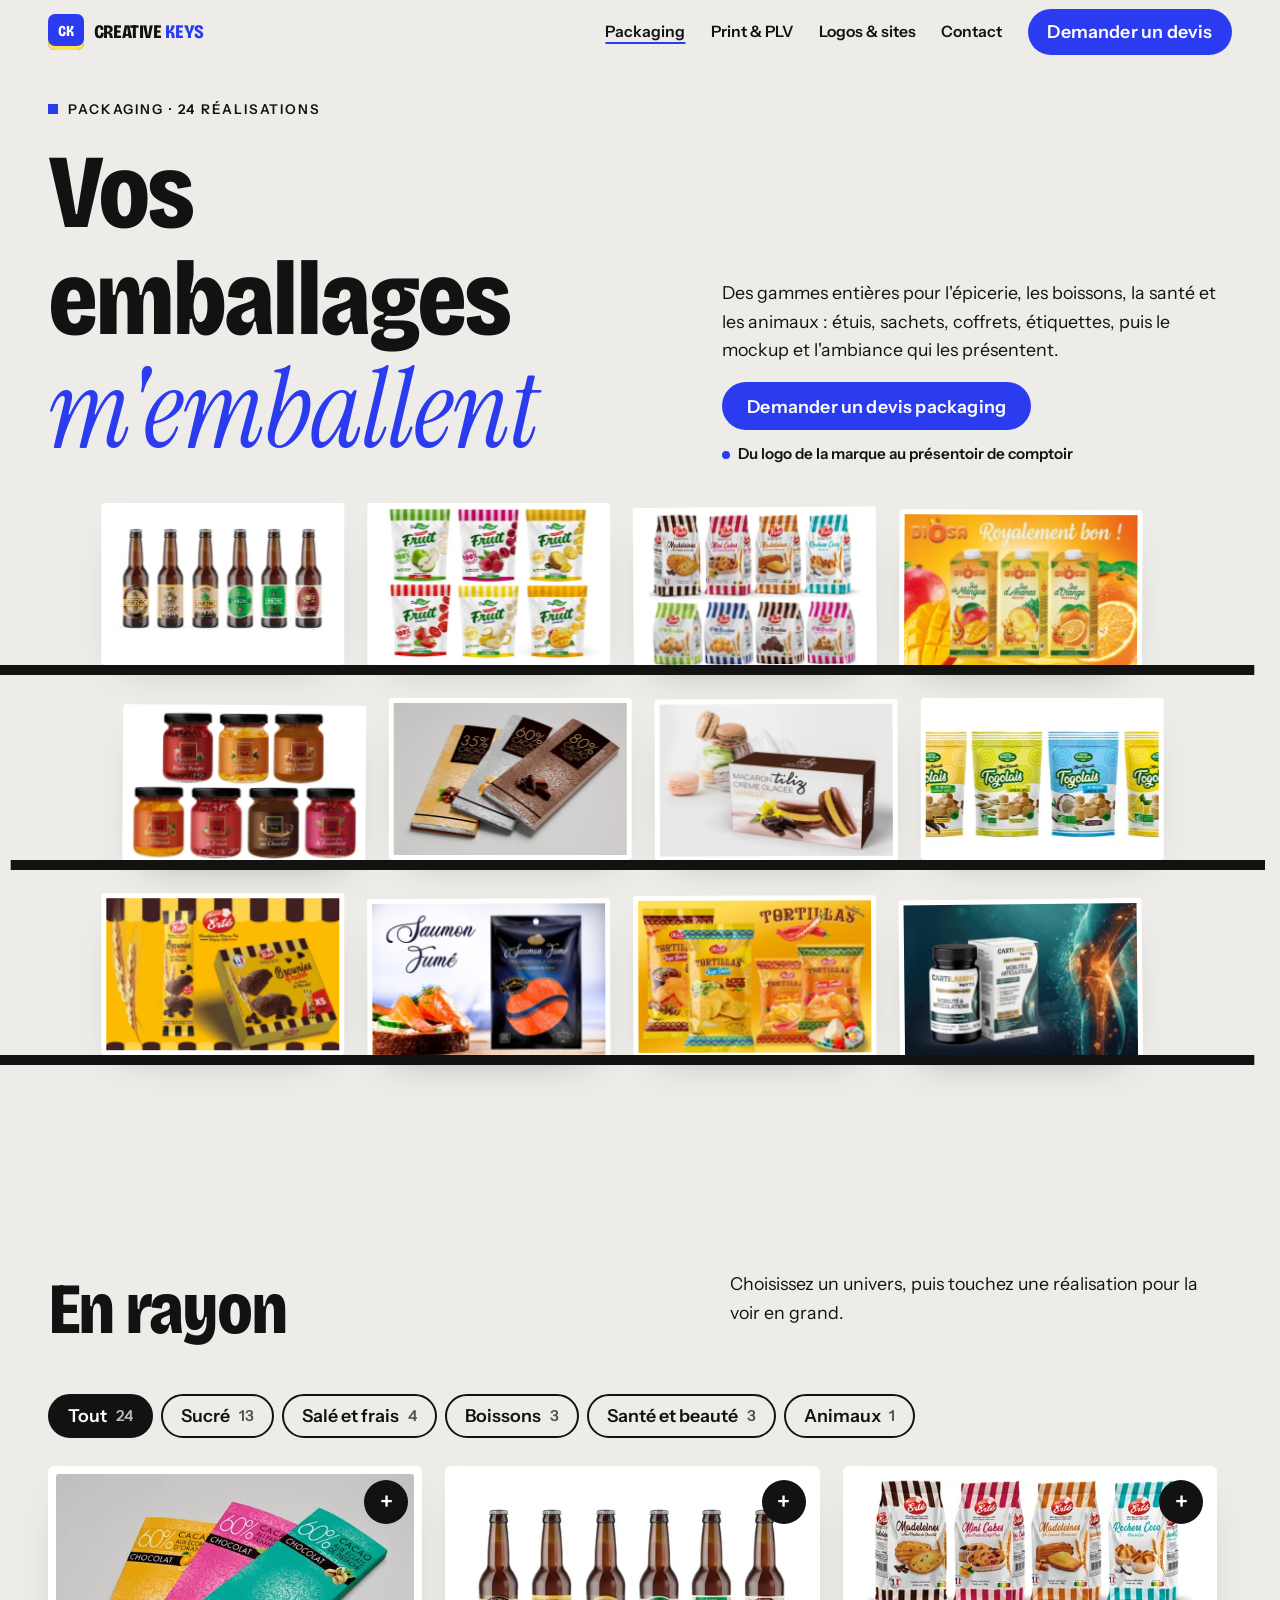
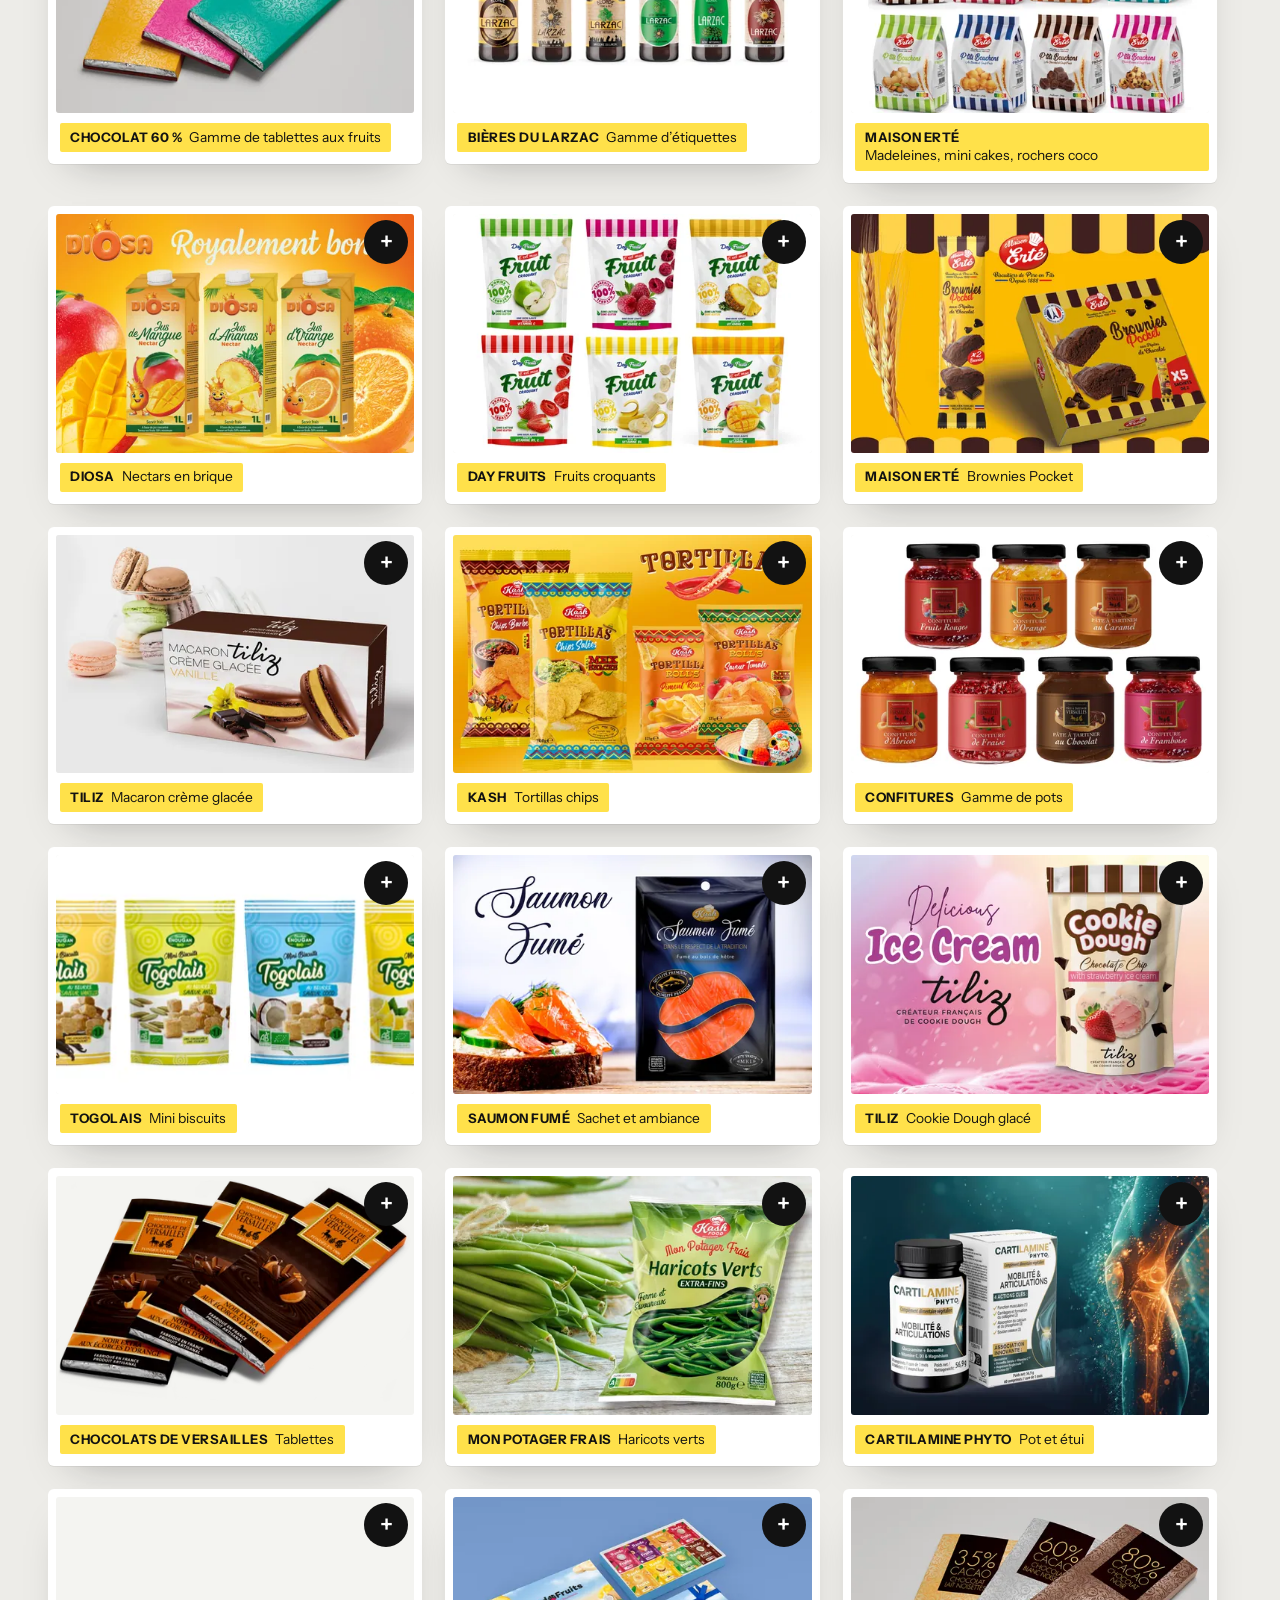
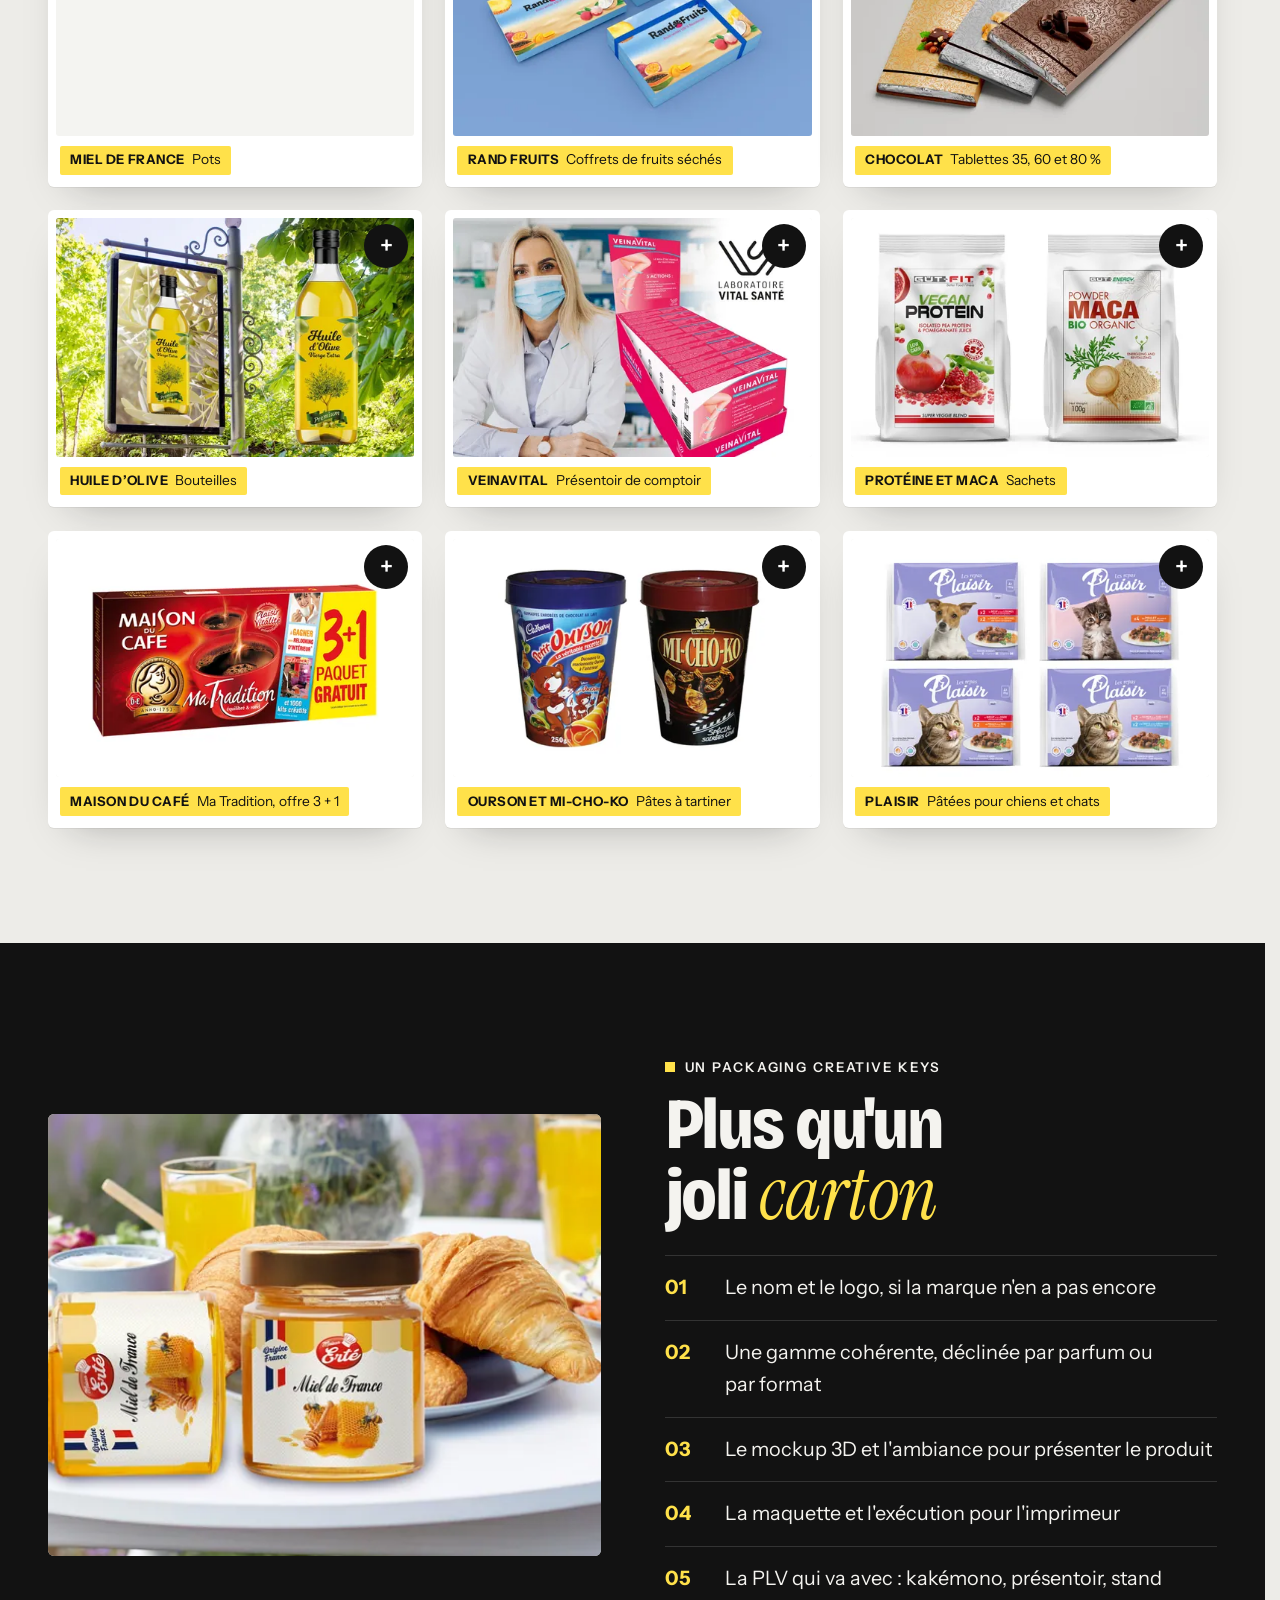
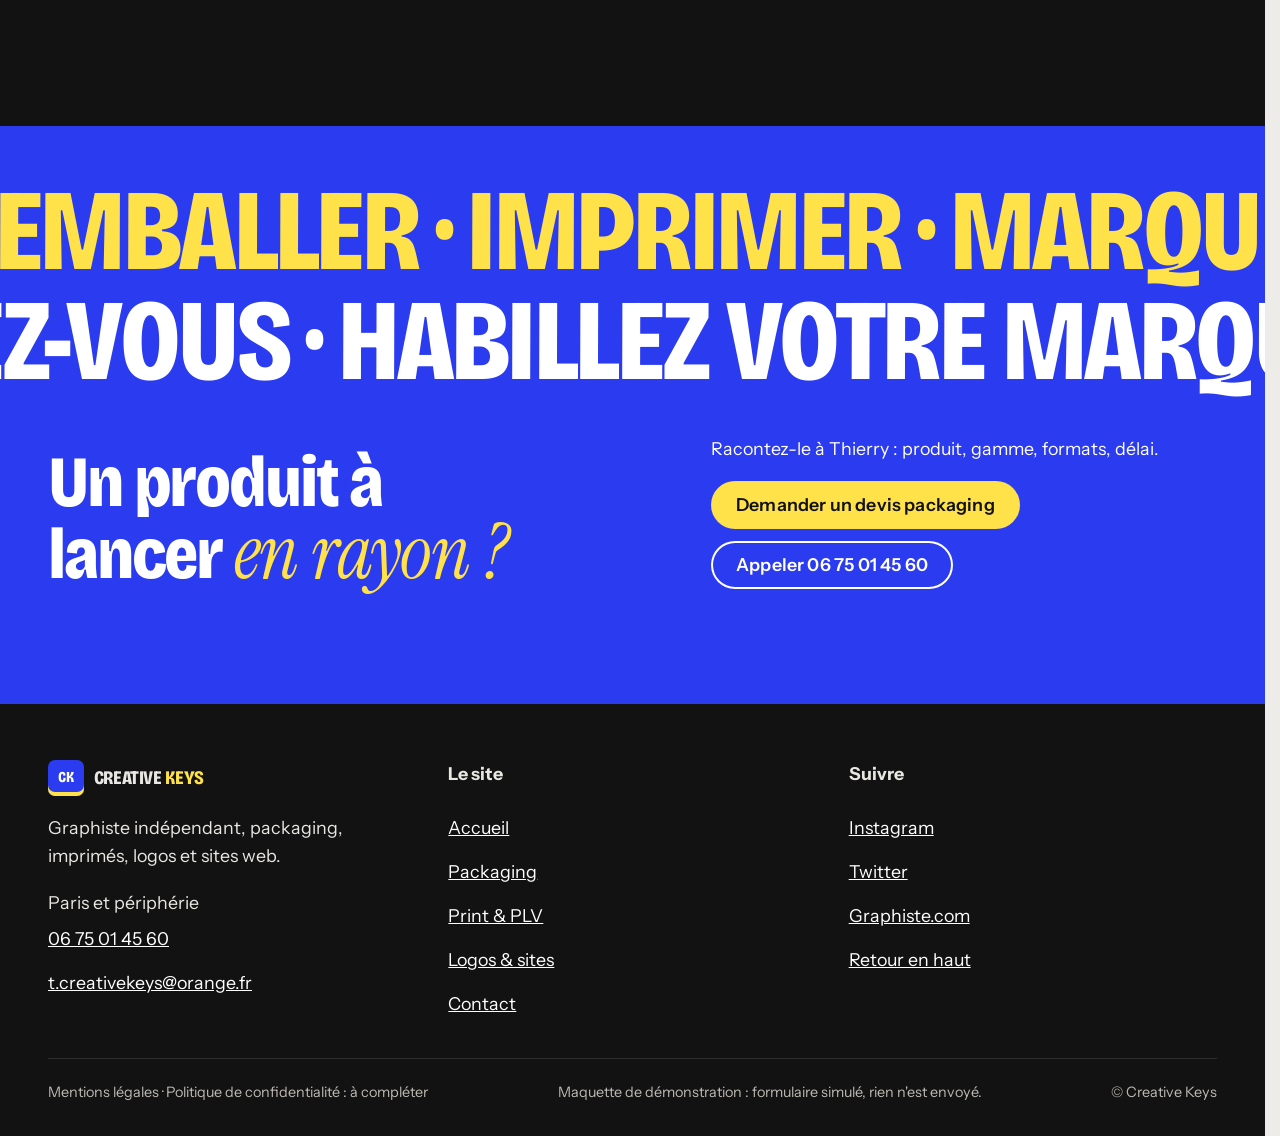
<file: packaging.html>
<!doctype html>
<html lang="fr" data-v="1" data-curseur>
<head>
<meta charset="utf-8">
<meta name="viewport" content="width=device-width, initial-scale=1, viewport-fit=cover">
<title>Packaging : vos emballages m&#39;emballent · Creative Keys</title>
<meta name="description" content="Gammes de packagings alimentaires, boissons, santé et animaux : 24 réalisations de Thierry Poincet, de l&#39;étui au mockup 3D.">
<meta name="robots" content="noindex, nofollow">
<link rel="canonical" href="https://creative-keys-2-maquette.vercel.app/packaging">
<style>:root{--fond:#EDECE8;--texte:#121212;--voile-fond:#121212;--ouverture-fond:#EDECE8;--menu-fond:#EDECE8}:root { --entete-h: 72px; --barres-h: 0px; } html { background: var(--fond); color: var(--texte); scrollbar-gutter: stable; } body { margin: 0; background: var(--fond); } html.js:not(.secours):not([data-arrivee="retour"]) [data-anime] { opacity: 0; } html.js:not(.secours):not([data-arrivee="retour"]) [data-anime].vu { opacity: 1; } [data-voile] { position: fixed; inset: 0; z-index: 900; background: var(--voile-fond); transform: translateY(100%); visibility: hidden; pointer-events: none; } html[data-arrivee="voile"]:not(.voile-leve):not(.secours) [data-voile] { transform: none; visibility: visible; } html.secours [data-voile] { visibility: hidden !important; } .ouverture-panneau { position: fixed; inset: 0; z-index: 850; display: none; place-content: center; justify-items: center; background: var(--ouverture-fond, var(--voile-fond)); color: var(--fond); text-align: center; } html.js[data-arrivee="intro"]:not(.secours):not(.intro-finie) .ouverture-panneau { display: grid; } html.defilement-bloque, html.defilement-bloque body, html.js[data-arrivee="intro"]:not(.secours):not(.intro-finie), html.js[data-arrivee="intro"]:not(.secours):not(.intro-finie) body, html[data-arrivee="voile"]:not(.voile-leve):not(.secours), html[data-arrivee="voile"]:not(.voile-leve):not(.secours) body { overflow: hidden; } html.js[data-arrivee="intro"]:not(.secours):not(.intro-finie) { background-color: var(--ouverture-fond, var(--voile-fond)); } html[data-arrivee="voile"]:not(.voile-leve):not(.secours) { background-color: var(--voile-fond); }</style>
<script>(function () {
var d = document.documentElement, ss = null, ls = null;
try { ss = window.sessionStorage; ls = window.localStorage; } catch (e) {}
d.classList.add('js');
var nav = performance.getEntriesByType ? performance.getEntriesByType('navigation')[0] : null;
var type = nav ? nav.type : 'navigate';
var depart = null;
try { depart = JSON.parse(ss.getItem('socle:depart') || 'null'); ss.removeItem('socle:depart'); } catch (e) {}
if (depart && !(Date.now() - depart.t < 15000)) depart = null;
var mode = type === 'back_forward' ? 'retour' : type === 'reload' ? 'intro' : depart ? 'voile' : 'intro';
d.setAttribute('data-arrivee', mode);
if (mode === 'voile' && depart.couleur) d.style.setProperty('--voile-fond', depart.couleur);
if (type === 'reload' && 'scrollRestoration' in history) {
history.scrollRestoration = 'manual';
}
try {
var choisie = ls && ls.getItem('socle:langue');
var langue = (d.lang || '').slice(0, 2);
if (choisie && choisie !== langue && type === 'navigate' && !depart) {
var alt = document.querySelector('link[rel="alternate"][hreflang="' + choisie + '"]');
if (alt) location.replace(new URL(alt.href).pathname + location.search + location.hash);
}
} catch (e) {}
setTimeout(function () { if (!d.classList.contains('demarre')) d.classList.add('secours'); }, 2000);
})();</script>
<link rel="preload" href="/assets/fonts/bricolage.woff2" as="font" type="font/woff2" crossorigin>
<link rel="stylesheet" href="/assets/css/socle.css?v=1">
<link rel="stylesheet" href="/assets/css/site.css?v=1">
<link rel="modulepreload" href="/assets/js/site.js?v=1">
<link rel="modulepreload" href="/assets/js/socle/index.js?v=1">
<script src="/assets/vendor/gsap.min.js" defer></script>
<script src="/assets/vendor/ScrollTrigger.min.js" defer></script>
<script src="/assets/vendor/SplitText.min.js" defer></script>
<script type="module" src="/assets/js/site.js?v=1"></script>
<meta name="theme-color" content="#EDECE8">
<link rel="icon" href="/assets/images/favicon.svg" type="image/svg+xml">
<link rel="apple-touch-icon" href="/assets/images/apple-touch-icon.png">
<meta property="og:type" content="website">
<meta property="og:site_name" content="Creative Keys">
<meta property="og:locale" content="fr_FR">
<meta property="og:title" content="Packaging : vos emballages m&#39;emballent · Creative Keys">
<meta property="og:description" content="Gammes de packagings alimentaires, boissons, santé et animaux : 24 réalisations de Thierry Poincet, de l&#39;étui au mockup 3D.">
<meta property="og:url" content="https://creative-keys-2-maquette.vercel.app/packaging">
<meta property="og:image" content="https://creative-keys-2-maquette.vercel.app/assets/partage/packaging-fr.jpg">
<meta property="og:image:width" content="1200">
<meta property="og:image:height" content="630">
<meta property="og:image:alt" content="Gamme de bières du Larzac habillée par Creative Keys">
<meta name="twitter:card" content="summary_large_image">
<script type="application/ld+json">{"@context":"https://schema.org","@type":"ProfessionalService","name":"Creative Keys","url":"https://creative-keys-2-maquette.vercel.app/","telephone":"+33675014560","email":"t.creativekeys@orange.fr","founder":{"@type":"Person","name":"Thierry Poincet","jobTitle":"Graphiste"},"areaServed":"Paris et périphérie","knowsAbout":["Packaging","Création de marque","Logo","PLV","Plaquettes et affiches","Sites web"],"sameAs":["https://www.instagram.com/pfscreationdesign/","https://twitter.com/PFS_DiamantS","https://graphiste.com/thierrycreativekeys"],"description":"Graphiste indépendant : packaging, création de marque, PLV, imprimés et sites web, 30 ans d'expérience."}</script>
</head>
<body id="haut">
<div data-voile data-forme="rideau" aria-hidden="true"><div class="voile-contenu"><span class="voile-marque">Creative Keys</span><span data-voile-libelle>Packaging</span></div></div>
<div class="ouverture-panneau" data-ouverture aria-hidden="true">
  <div class="intro-rayons"><div class="intro-etagere" style="--i:0"><div class="intro-rang"><span class="intro-facing"><img src="/assets/images/pk-larzac-480.webp" alt="" width="480" height="320" decoding="async"></span><span class="intro-facing"><img src="/assets/images/pk-erte-sachets-480.webp" alt="" width="480" height="320" decoding="async"></span><span class="intro-facing"><img src="/assets/images/pk-togolais-480.webp" alt="" width="480" height="240" decoding="async"></span><span class="intro-facing"><img src="/assets/images/pk-confitures-480.webp" alt="" width="480" height="320" decoding="async"></span></div><span class="intro-trait"></span></div><div class="intro-etagere" style="--i:1"><div class="intro-rang"><span class="intro-facing"><img src="/assets/images/pk-dayfruits-480.webp" alt="" width="480" height="320" decoding="async"></span><span class="intro-facing"><img src="/assets/images/pk-macaron-480.webp" alt="" width="480" height="320" decoding="async"></span><span class="intro-trou"></span><span class="intro-facing"><img src="/assets/images/pk-tablettes-480.webp" alt="" width="480" height="320" decoding="async"></span><span class="intro-facing"><img src="/assets/images/pk-diosa-480.webp" alt="" width="480" height="320" decoding="async"></span></div><span class="intro-trait"></span></div><div class="intro-etagere" style="--i:2"><div class="intro-rang"><span class="intro-facing"><img src="/assets/images/pk-brownies-480.webp" alt="" width="480" height="320" decoding="async"></span><span class="intro-facing"><img src="/assets/images/pk-saumon-480.webp" alt="" width="480" height="320" decoding="async"></span><span class="intro-facing"><img src="/assets/images/pk-cookie-480.webp" alt="" width="480" height="320" decoding="async"></span><span class="intro-facing"><img src="/assets/images/pk-tortillas-480.webp" alt="" width="480" height="320" decoding="async"></span></div><span class="intro-trait"></span></div></div>
  <p class="ouverture-nom">Creative Keys</p>
  <p class="ouverture-ligne">Packaging · Print · Logos · Web</p>
  <img class="ouverture-objet" src="/assets/images/pk-chocolat60-detoure-480.webp" alt="" width="480" height="333" decoding="async" data-ouverture-objet>
</div>
<a class="evitement" href="#contenu">Aller au contenu</a>
<header data-entete>
  <div class="entete-rangee">
    <a class="entete-logo" href="/" data-libelle="Accueil">
      <span class="logo-marque" aria-hidden="true">CK</span><span class="logo-mot">Creative<span> Keys</span></span>
    </a>
    <nav data-nav aria-label="Navigation principale">
      <ul><li><a href="/packaging" data-libelle="Packaging" aria-current="page">Packaging</a></li><li><a href="/print" data-libelle="Print &amp; PLV">Print &amp; PLV</a></li><li><a href="/logos-sites" data-libelle="Logos &amp; sites">Logos &amp; sites</a></li><li><a href="/contact" data-libelle="Contact">Contact</a></li></ul>
    </nav>
    <div class="entete-actions">
      <a class="bouton" href="/contact#devis" data-libelle="Contact">Demander un devis</a>
      <button type="button" data-menu-bouton aria-controls="menu" aria-expanded="false" data-libelle-ouvrir="Menu" data-libelle-fermer="Fermer"><span data-libelle-bouton>Menu</span></button>
      <a class="menu-sansjs" href="#menu" data-menu-lien>Menu</a>
    </div>
  </div>
</header>
<script>/* Avant le premier affichage : rangées de la navigation (même règle que ajusterNav dans assets/js/socle/entete.js)
   et hauteur réelle de l'en-tête, pour que rien ne saute quand le JavaScript du site prend la main. */
(function () {
  var h = document.documentElement, u = document.querySelector('[data-nav] ul'), e = document.querySelector('[data-entete]');
  if (u) {
    var deborde = function () { return u.scrollWidth > u.clientWidth + 1; }, c = deborde();
    if (c && window.matchMedia('(min-width: 900px)').matches) {
      h.classList.add('nav-deux-rangees'); c = deborde();
      if (c) { h.classList.add('nav-deux-lignes'); var a = u.querySelector('a'); c = !a || u.getBoundingClientRect().height > a.getBoundingClientRect().height * 2.5; }
      if (c) h.classList.remove('nav-deux-rangees', 'nav-deux-lignes');
    }
    if (c) h.classList.add('nav-compacte');
  }
  if (e) h.style.setProperty('--entete-h', Math.round(e.getBoundingClientRect().height) + 'px');
})();</script>
<span id="menu-ferme" aria-hidden="true"></span>
<div id="menu" data-menu role="dialog" aria-modal="true" aria-label="Menu">
  <p class="menu-sansjs-fermer"><a href="#menu-ferme">Fermer</a></p>
  <ul><li style="--i:0"><a href="/" class="menu-lien" data-libelle="Accueil">Accueil</a></li><li style="--i:1"><a href="/packaging" class="menu-lien" data-libelle="Packaging" aria-current="page">Packaging</a></li><li style="--i:2"><a href="/print" class="menu-lien" data-libelle="Print &amp; PLV">Print &amp; PLV</a></li><li style="--i:3"><a href="/logos-sites" class="menu-lien" data-libelle="Logos &amp; sites">Logos &amp; sites</a></li><li style="--i:4"><a href="/contact" class="menu-lien" data-libelle="Contact">Contact</a></li></ul>
  <p><a class="bouton" href="tel:+33675014560">Appeler 06 75 01 45 60</a></p>
</div>
<main id="contenu" tabindex="-1">
<section class="ouv-pack" id="debut">
  <div class="conteneur ouv-pack-tete">
    <div>
      <p class="surtitre" data-anime="gsap">Packaging · 24 réalisations</p>
      <h1 class="titre titre--page" data-anime="gsap"><span class="ligne-masque"><span class="ouv-ligne">Vos emballages</span></span> <span class="ligne-masque"><em class="mot ouv-ligne">m&#39;emballent</em></span></h1>
    </div>
    <div class="ouv-pack-texte" data-anime="gsap">
      <p class="masque-ecran-bas">Des gammes entières pour l&#39;épicerie, les boissons, la santé et les animaux : étuis, sachets, coffrets, étiquettes, puis le mockup et l&#39;ambiance qui les présentent.</p>
      <p class="ouv-actions"><a href="/contact?projet=packaging#devis" class="bouton" data-libelle="Contact" data-action-principale data-survol="magnetique">Demander un devis packaging</a></p>
      <p class="ouv-info" data-info-cle>Du logo de la marque au présentoir de comptoir</p>
    </div>
  </div>
  <div class="mur" role="img" aria-label="Mur de packagings créés par Creative Keys">
    <div class="mur-rang" data-mur-rang="0" data-effet="mise-en-rayon" style="--i:0">
      <span class="mur-facing" style="--j:0"><img src="/assets/images/pk-larzac-480.webp" alt="" width="480" height="320" fetchpriority="high" loading="eager" decoding="async"></span><span class="mur-facing" data-iris-centre style="--j:1"><img src="/assets/images/pk-dayfruits-480.webp" alt="" width="480" height="320" fetchpriority="high" loading="eager" decoding="async"></span><span class="mur-facing" style="--j:2"><img src="/assets/images/pk-erte-sachets-480.webp" alt="" width="480" height="320" fetchpriority="high" loading="eager" decoding="async"></span><span class="mur-facing" style="--j:3"><img src="/assets/images/pk-diosa-480.webp" alt="" width="480" height="320" fetchpriority="high" loading="eager" decoding="async"></span>
      <span class="mur-etagere"></span>
    </div><div class="mur-rang" data-mur-rang="1" data-effet="mise-en-rayon" style="--i:1">
      <span class="mur-facing" style="--j:0"><img src="/assets/images/pk-confitures-480.webp" alt="" width="480" height="320"  loading="eager" decoding="async"></span><span class="mur-facing" style="--j:1"><img src="/assets/images/pk-tablettes-480.webp" alt="" width="480" height="320"  loading="eager" decoding="async"></span><span class="mur-facing" style="--j:2"><img src="/assets/images/pk-macaron-480.webp" alt="" width="480" height="320"  loading="eager" decoding="async"></span><span class="mur-facing" style="--j:3"><img src="/assets/images/pk-togolais-480.webp" alt="" width="480" height="240"  loading="eager" decoding="async"></span>
      <span class="mur-etagere"></span>
    </div><div class="mur-rang" data-mur-rang="2" data-effet="mise-en-rayon" style="--i:2">
      <span class="mur-facing" style="--j:0"><img src="/assets/images/pk-brownies-480.webp" alt="" width="480" height="320"  loading="eager" decoding="async"></span><span class="mur-facing" style="--j:1"><img src="/assets/images/pk-saumon-480.webp" alt="" width="480" height="320"  loading="eager" decoding="async"></span><span class="mur-facing" style="--j:2"><img src="/assets/images/pk-tortillas-480.webp" alt="" width="480" height="320"  loading="eager" decoding="async"></span><span class="mur-facing" style="--j:3"><img src="/assets/images/pk-cartilamine-480.webp" alt="" width="480" height="320"  loading="eager" decoding="async"></span>
      <span class="mur-etagere"></span>
    </div>
  </div>
</section>
<section class="rayonnage" id="rayon">
  <div class="conteneur">
    <div class="tete-section tete-section--ligne">
      <h2 class="titre" data-anime="lignes">En rayon</h2>
      <p data-anime>Choisissez un univers, puis touchez une réalisation pour la voir en grand.</p>
    </div>
    <div class="filtres" role="group" aria-label="Filtrer par univers" data-filtres data-anime>
      <button type="button" class="filtre" data-filtre="tout" aria-pressed="true">Tout <span>24</span></button>
      <button type="button" class="filtre" data-filtre="sucre" aria-pressed="false">Sucré <span>13</span></button><button type="button" class="filtre" data-filtre="sale" aria-pressed="false">Salé et frais <span>4</span></button><button type="button" class="filtre" data-filtre="boissons" aria-pressed="false">Boissons <span>3</span></button><button type="button" class="filtre" data-filtre="sante" aria-pressed="false">Santé et beauté <span>3</span></button><button type="button" class="filtre" data-filtre="animaux" aria-pressed="false">Animaux <span>1</span></button>
    </div>
    <p class="filtres-etat visuellement-cache" aria-live="polite" data-filtres-etat></p>
    <div class="grille-real" data-grille-filtree data-anime="cascade">
      <article class="carte-real " id="r-chocolat60" data-univers="sucre">
  <figure class="media carte-real-media" style="--cadrage:50% 41%;aspect-ratio:3 / 2">
  <picture>
    <img src="/assets/images/pk-chocolat60-1200.webp" srcset="/assets/images/pk-chocolat60-480.webp 480w, /assets/images/pk-chocolat60-800.webp 800w, /assets/images/pk-chocolat60-1200.webp 1200w" sizes="(max-width: 760px) 92vw, (max-width: 1100px) 45vw, 30vw" alt="Trois tablettes de chocolat 60 % cacao aux fruits, orange, rose et vert" width="1200" height="800" loading="lazy" decoding="async">
  </picture>
</figure>
  <p class="etiquette"><strong>Chocolat 60 %</strong> <span>Gamme de tablettes aux fruits</span></p>
  <button type="button" class="carte-real-ouvrir" data-ouvrir="chocolat60" data-grand="/assets/images/pk-chocolat60-1200.webp" data-alt="Trois tablettes de chocolat 60 % cacao aux fruits, orange, rose et vert" data-titre="Chocolat 60 % · Gamme de tablettes aux fruits" aria-label="Voir en grand : Chocolat 60 %, Gamme de tablettes aux fruits"><span aria-hidden="true">+</span></button>
</article><article class="carte-real " id="r-larzac" data-univers="boissons">
  <figure class="media carte-real-media" style="--cadrage:49% 53%;aspect-ratio:3 / 2">
  <picture>
    <img src="/assets/images/pk-larzac-1200.webp" srcset="/assets/images/pk-larzac-480.webp 480w, /assets/images/pk-larzac-800.webp 800w, /assets/images/pk-larzac-1200.webp 1200w" sizes="(max-width: 760px) 92vw, (max-width: 1100px) 45vw, 30vw" alt="Gamme de bières du Larzac : six bouteilles aux étiquettes de couleurs différentes" width="1200" height="800" loading="lazy" decoding="async">
  </picture>
</figure>
  <p class="etiquette"><strong>Bières du Larzac</strong> <span>Gamme d’étiquettes</span></p>
  <button type="button" class="carte-real-ouvrir" data-ouvrir="larzac" data-grand="/assets/images/pk-larzac-1200.webp" data-alt="Gamme de bières du Larzac : six bouteilles aux étiquettes de couleurs différentes" data-titre="Bières du Larzac · Gamme d’étiquettes" aria-label="Voir en grand : Bières du Larzac, Gamme d’étiquettes"><span aria-hidden="true">+</span></button>
</article><article class="carte-real " id="r-erte-sachets" data-univers="sucre">
  <figure class="media carte-real-media" style="--cadrage:49% 40%;aspect-ratio:3 / 2">
  <picture>
    <img src="/assets/images/pk-erte-sachets-1200.webp" srcset="/assets/images/pk-erte-sachets-480.webp 480w, /assets/images/pk-erte-sachets-800.webp 800w, /assets/images/pk-erte-sachets-1200.webp 1200w" sizes="(max-width: 760px) 92vw, (max-width: 1100px) 45vw, 30vw" alt="Gamme de sachets Maison Erté : madeleines, mini cakes, rochers coco, petits bouchons" width="1200" height="800" loading="lazy" decoding="async">
  </picture>
</figure>
  <p class="etiquette"><strong>Maison Erté</strong> <span>Madeleines, mini cakes, rochers coco</span></p>
  <button type="button" class="carte-real-ouvrir" data-ouvrir="erte-sachets" data-grand="/assets/images/pk-erte-sachets-1200.webp" data-alt="Gamme de sachets Maison Erté : madeleines, mini cakes, rochers coco, petits bouchons" data-titre="Maison Erté · Madeleines, mini cakes, rochers coco" aria-label="Voir en grand : Maison Erté, Madeleines, mini cakes, rochers coco"><span aria-hidden="true">+</span></button>
</article><article class="carte-real " id="r-diosa" data-univers="boissons">
  <figure class="media carte-real-media" style="--cadrage:49% 50%;aspect-ratio:3 / 2">
  <picture>
    <img src="/assets/images/pk-diosa-1200.webp" srcset="/assets/images/pk-diosa-480.webp 480w, /assets/images/pk-diosa-800.webp 800w, /assets/images/pk-diosa-1200.webp 1200w" sizes="(max-width: 760px) 92vw, (max-width: 1100px) 45vw, 30vw" alt="Briques de nectar Diosa à la mangue, à l’ananas et à l’orange, fruits frais autour" width="1200" height="800" loading="lazy" decoding="async">
  </picture>
</figure>
  <p class="etiquette"><strong>Diosa</strong> <span>Nectars en brique</span></p>
  <button type="button" class="carte-real-ouvrir" data-ouvrir="diosa" data-grand="/assets/images/pk-diosa-1200.webp" data-alt="Briques de nectar Diosa à la mangue, à l’ananas et à l’orange, fruits frais autour" data-titre="Diosa · Nectars en brique" aria-label="Voir en grand : Diosa, Nectars en brique"><span aria-hidden="true">+</span></button>
</article><article class="carte-real " id="r-dayfruits" data-univers="sucre">
  <figure class="media carte-real-media" style="--cadrage:50% 45%;aspect-ratio:3 / 2">
  <picture>
    <img src="/assets/images/pk-dayfruits-1200.webp" srcset="/assets/images/pk-dayfruits-480.webp 480w, /assets/images/pk-dayfruits-800.webp 800w, /assets/images/pk-dayfruits-1200.webp 1200w" sizes="(max-width: 760px) 92vw, (max-width: 1100px) 45vw, 30vw" alt="Gamme de six sachets de fruits croquants Day Fruits : pomme, framboise, ananas, fraise, banane, mangue" width="1200" height="800" loading="lazy" decoding="async">
  </picture>
</figure>
  <p class="etiquette"><strong>Day Fruits</strong> <span>Fruits croquants</span></p>
  <button type="button" class="carte-real-ouvrir" data-ouvrir="dayfruits" data-grand="/assets/images/pk-dayfruits-1200.webp" data-alt="Gamme de six sachets de fruits croquants Day Fruits : pomme, framboise, ananas, fraise, banane, mangue" data-titre="Day Fruits · Fruits croquants" aria-label="Voir en grand : Day Fruits, Fruits croquants"><span aria-hidden="true">+</span></button>
</article><article class="carte-real " id="r-brownies" data-univers="sucre">
  <figure class="media carte-real-media" style="--cadrage:67% 46%;aspect-ratio:3 / 2">
  <picture>
    <img src="/assets/images/pk-brownies-1200.webp" srcset="/assets/images/pk-brownies-480.webp 480w, /assets/images/pk-brownies-800.webp 800w, /assets/images/pk-brownies-1200.webp 1200w" sizes="(max-width: 760px) 92vw, (max-width: 1100px) 45vw, 30vw" alt="Étui et barres Brownies Pocket de Maison Erté, rayures chocolat sur fond jaune" width="1200" height="800" loading="lazy" decoding="async">
  </picture>
</figure>
  <p class="etiquette"><strong>Maison Erté</strong> <span>Brownies Pocket</span></p>
  <button type="button" class="carte-real-ouvrir" data-ouvrir="brownies" data-grand="/assets/images/pk-brownies-1200.webp" data-alt="Étui et barres Brownies Pocket de Maison Erté, rayures chocolat sur fond jaune" data-titre="Maison Erté · Brownies Pocket" aria-label="Voir en grand : Maison Erté, Brownies Pocket"><span aria-hidden="true">+</span></button>
</article><article class="carte-real " id="r-macaron" data-univers="sucre">
  <figure class="media carte-real-media" style="--cadrage:47% 50%;aspect-ratio:3 / 2">
  <picture>
    <img src="/assets/images/pk-macaron-1200.webp" srcset="/assets/images/pk-macaron-480.webp 480w, /assets/images/pk-macaron-800.webp 800w, /assets/images/pk-macaron-1200.webp 1200w" sizes="(max-width: 760px) 92vw, (max-width: 1100px) 45vw, 30vw" alt="Étui Macaron crème glacée vanille de Tiliz, macarons au chocolat posés devant" width="1200" height="800" loading="lazy" decoding="async">
  </picture>
</figure>
  <p class="etiquette"><strong>Tiliz</strong> <span>Macaron crème glacée</span></p>
  <button type="button" class="carte-real-ouvrir" data-ouvrir="macaron" data-grand="/assets/images/pk-macaron-1200.webp" data-alt="Étui Macaron crème glacée vanille de Tiliz, macarons au chocolat posés devant" data-titre="Tiliz · Macaron crème glacée" aria-label="Voir en grand : Tiliz, Macaron crème glacée"><span aria-hidden="true">+</span></button>
</article><article class="carte-real " id="r-tortillas" data-univers="sale">
  <figure class="media carte-real-media" style="--cadrage:48% 50%;aspect-ratio:3 / 2">
  <picture>
    <img src="/assets/images/pk-tortillas-1200.webp" srcset="/assets/images/pk-tortillas-480.webp 480w, /assets/images/pk-tortillas-800.webp 800w, /assets/images/pk-tortillas-1200.webp 1200w" sizes="(max-width: 760px) 92vw, (max-width: 1100px) 45vw, 30vw" alt="Gamme de sachets de tortillas chips Kash sur fond jaune et orange" width="1200" height="800" loading="lazy" decoding="async">
  </picture>
</figure>
  <p class="etiquette"><strong>Kash</strong> <span>Tortillas chips</span></p>
  <button type="button" class="carte-real-ouvrir" data-ouvrir="tortillas" data-grand="/assets/images/pk-tortillas-1200.webp" data-alt="Gamme de sachets de tortillas chips Kash sur fond jaune et orange" data-titre="Kash · Tortillas chips" aria-label="Voir en grand : Kash, Tortillas chips"><span aria-hidden="true">+</span></button>
</article><article class="carte-real " id="r-confitures" data-univers="sucre">
  <figure class="media carte-real-media" style="--cadrage:46% 64%;aspect-ratio:3 / 2">
  <picture>
    <img src="/assets/images/pk-confitures-1200.webp" srcset="/assets/images/pk-confitures-480.webp 480w, /assets/images/pk-confitures-800.webp 800w, /assets/images/pk-confitures-1200.webp 1200w" sizes="(max-width: 760px) 92vw, (max-width: 1100px) 45vw, 30vw" alt="Gamme de pots de confiture aux étiquettes noires et rouges, sur deux rangs" width="1200" height="800" loading="lazy" decoding="async">
  </picture>
</figure>
  <p class="etiquette"><strong>Confitures</strong> <span>Gamme de pots</span></p>
  <button type="button" class="carte-real-ouvrir" data-ouvrir="confitures" data-grand="/assets/images/pk-confitures-1200.webp" data-alt="Gamme de pots de confiture aux étiquettes noires et rouges, sur deux rangs" data-titre="Confitures · Gamme de pots" aria-label="Voir en grand : Confitures, Gamme de pots"><span aria-hidden="true">+</span></button>
</article><article class="carte-real " id="r-togolais" data-univers="sucre">
  <figure class="media carte-real-media" style="--cadrage:49% 53%;aspect-ratio:3 / 2">
  <picture>
    <img src="/assets/images/pk-togolais-1200.webp" srcset="/assets/images/pk-togolais-480.webp 480w, /assets/images/pk-togolais-800.webp 800w, /assets/images/pk-togolais-1200.webp 1200w" sizes="(max-width: 760px) 92vw, (max-width: 1100px) 45vw, 30vw" alt="Quatre sachets de mini biscuits Togolais de la biscuiterie Enougan" width="1200" height="600" loading="lazy" decoding="async">
  </picture>
</figure>
  <p class="etiquette"><strong>Togolais</strong> <span>Mini biscuits</span></p>
  <button type="button" class="carte-real-ouvrir" data-ouvrir="togolais" data-grand="/assets/images/pk-togolais-1200.webp" data-alt="Quatre sachets de mini biscuits Togolais de la biscuiterie Enougan" data-titre="Togolais · Mini biscuits" aria-label="Voir en grand : Togolais, Mini biscuits"><span aria-hidden="true">+</span></button>
</article><article class="carte-real " id="r-saumon" data-univers="sale">
  <figure class="media carte-real-media" style="--cadrage:52% 48%;aspect-ratio:3 / 2">
  <picture>
    <img src="/assets/images/pk-saumon-1200.webp" srcset="/assets/images/pk-saumon-480.webp 480w, /assets/images/pk-saumon-800.webp 800w, /assets/images/pk-saumon-1200.webp 1200w" sizes="(max-width: 760px) 92vw, (max-width: 1100px) 45vw, 30vw" alt="Sachet de saumon fumé à côté de tartines de saumon" width="1200" height="800" loading="lazy" decoding="async">
  </picture>
</figure>
  <p class="etiquette"><strong>Saumon fumé</strong> <span>Sachet et ambiance</span></p>
  <button type="button" class="carte-real-ouvrir" data-ouvrir="saumon" data-grand="/assets/images/pk-saumon-1200.webp" data-alt="Sachet de saumon fumé à côté de tartines de saumon" data-titre="Saumon fumé · Sachet et ambiance" aria-label="Voir en grand : Saumon fumé, Sachet et ambiance"><span aria-hidden="true">+</span></button>
</article><article class="carte-real " id="r-cookie" data-univers="sucre">
  <figure class="media carte-real-media" style="--cadrage:56% 52%;aspect-ratio:3 / 2">
  <picture>
    <img src="/assets/images/pk-cookie-1200.webp" srcset="/assets/images/pk-cookie-480.webp 480w, /assets/images/pk-cookie-800.webp 800w, /assets/images/pk-cookie-1200.webp 1200w" sizes="(max-width: 760px) 92vw, (max-width: 1100px) 45vw, 30vw" alt="Pot de glace Cookie Dough de Tiliz sur fond rose, fraises et pépites de chocolat" width="1200" height="800" loading="lazy" decoding="async">
  </picture>
</figure>
  <p class="etiquette"><strong>Tiliz</strong> <span>Cookie Dough glacé</span></p>
  <button type="button" class="carte-real-ouvrir" data-ouvrir="cookie" data-grand="/assets/images/pk-cookie-1200.webp" data-alt="Pot de glace Cookie Dough de Tiliz sur fond rose, fraises et pépites de chocolat" data-titre="Tiliz · Cookie Dough glacé" aria-label="Voir en grand : Tiliz, Cookie Dough glacé"><span aria-hidden="true">+</span></button>
</article><article class="carte-real " id="r-versailles" data-univers="sucre">
  <figure class="media carte-real-media" style="--cadrage:49% 42%;aspect-ratio:3 / 2">
  <picture>
    <img src="/assets/images/pk-versailles-1200.webp" srcset="/assets/images/pk-versailles-480.webp 480w, /assets/images/pk-versailles-800.webp 800w, /assets/images/pk-versailles-1200.webp 1200w" sizes="(max-width: 760px) 92vw, (max-width: 1100px) 45vw, 30vw" alt="Tablettes Chocolats de Versailles, étuis orange et noir" width="1200" height="727" loading="lazy" decoding="async">
  </picture>
</figure>
  <p class="etiquette"><strong>Chocolats de Versailles</strong> <span>Tablettes</span></p>
  <button type="button" class="carte-real-ouvrir" data-ouvrir="versailles" data-grand="/assets/images/pk-versailles-1200.webp" data-alt="Tablettes Chocolats de Versailles, étuis orange et noir" data-titre="Chocolats de Versailles · Tablettes" aria-label="Voir en grand : Chocolats de Versailles, Tablettes"><span aria-hidden="true">+</span></button>
</article><article class="carte-real " id="r-haricots" data-univers="sale">
  <figure class="media carte-real-media" style="--cadrage:58% 46%;aspect-ratio:3 / 2">
  <picture>
    <img src="/assets/images/pk-haricots-1200.webp" srcset="/assets/images/pk-haricots-480.webp 480w, /assets/images/pk-haricots-800.webp 800w, /assets/images/pk-haricots-1200.webp 1200w" sizes="(max-width: 760px) 92vw, (max-width: 1100px) 45vw, 30vw" alt="Sachet de haricots verts extra-fins Mon Potager Frais, haricots frais autour" width="1200" height="800" loading="lazy" decoding="async">
  </picture>
</figure>
  <p class="etiquette"><strong>Mon Potager Frais</strong> <span>Haricots verts</span></p>
  <button type="button" class="carte-real-ouvrir" data-ouvrir="haricots" data-grand="/assets/images/pk-haricots-1200.webp" data-alt="Sachet de haricots verts extra-fins Mon Potager Frais, haricots frais autour" data-titre="Mon Potager Frais · Haricots verts" aria-label="Voir en grand : Mon Potager Frais, Haricots verts"><span aria-hidden="true">+</span></button>
</article><article class="carte-real " id="r-cartilamine" data-univers="sante">
  <figure class="media carte-real-media" style="--cadrage:34% 50%;aspect-ratio:3 / 2">
  <picture>
    <img src="/assets/images/pk-cartilamine-1200.webp" srcset="/assets/images/pk-cartilamine-480.webp 480w, /assets/images/pk-cartilamine-800.webp 800w, /assets/images/pk-cartilamine-1200.webp 1200w" sizes="(max-width: 760px) 92vw, (max-width: 1100px) 45vw, 30vw" alt="Pot et étui Cartilamine Phyto, mobilité et articulations, sur fond bleu nuit" width="1200" height="800" loading="lazy" decoding="async">
  </picture>
</figure>
  <p class="etiquette"><strong>Cartilamine Phyto</strong> <span>Pot et étui</span></p>
  <button type="button" class="carte-real-ouvrir" data-ouvrir="cartilamine" data-grand="/assets/images/pk-cartilamine-1200.webp" data-alt="Pot et étui Cartilamine Phyto, mobilité et articulations, sur fond bleu nuit" data-titre="Cartilamine Phyto · Pot et étui" aria-label="Voir en grand : Cartilamine Phyto, Pot et étui"><span aria-hidden="true">+</span></button>
</article><article class="carte-real " id="r-miel" data-univers="sucre">
  <figure class="media carte-real-media" style="--cadrage:46% 61%;aspect-ratio:3 / 2">
  <picture>
    <img src="/assets/images/pk-miel-1200.webp" srcset="/assets/images/pk-miel-480.webp 480w, /assets/images/pk-miel-800.webp 800w, /assets/images/pk-miel-1200.webp 1200w" sizes="(max-width: 760px) 92vw, (max-width: 1100px) 45vw, 30vw" alt="Pots de miel de France posés sur une table de petit-déjeuner, champ de lavande en fond" width="1200" height="800" loading="lazy" decoding="async">
  </picture>
</figure>
  <p class="etiquette"><strong>Miel de France</strong> <span>Pots</span></p>
  <button type="button" class="carte-real-ouvrir" data-ouvrir="miel" data-grand="/assets/images/pk-miel-1200.webp" data-alt="Pots de miel de France posés sur une table de petit-déjeuner, champ de lavande en fond" data-titre="Miel de France · Pots" aria-label="Voir en grand : Miel de France, Pots"><span aria-hidden="true">+</span></button>
</article><article class="carte-real " id="r-coffret-fruits" data-univers="sucre">
  <figure class="media carte-real-media" style="--cadrage:48% 47%;aspect-ratio:3 / 2">
  <picture>
    <img src="/assets/images/pk-coffret-fruits-1200.webp" srcset="/assets/images/pk-coffret-fruits-480.webp 480w, /assets/images/pk-coffret-fruits-800.webp 800w, /assets/images/pk-coffret-fruits-1200.webp 1200w" sizes="(max-width: 760px) 92vw, (max-width: 1100px) 45vw, 30vw" alt="Coffrets de sachets de fruits séchés Rand Fruits sur fond bleu" width="1200" height="900" loading="lazy" decoding="async">
  </picture>
</figure>
  <p class="etiquette"><strong>Rand Fruits</strong> <span>Coffrets de fruits séchés</span></p>
  <button type="button" class="carte-real-ouvrir" data-ouvrir="coffret-fruits" data-grand="/assets/images/pk-coffret-fruits-1200.webp" data-alt="Coffrets de sachets de fruits séchés Rand Fruits sur fond bleu" data-titre="Rand Fruits · Coffrets de fruits séchés" aria-label="Voir en grand : Rand Fruits, Coffrets de fruits séchés"><span aria-hidden="true">+</span></button>
</article><article class="carte-real " id="r-tablettes" data-univers="sucre">
  <figure class="media carte-real-media" style="--cadrage:46% 45%;aspect-ratio:3 / 2">
  <picture>
    <img src="/assets/images/pk-tablettes-1200.webp" srcset="/assets/images/pk-tablettes-480.webp 480w, /assets/images/pk-tablettes-800.webp 800w, /assets/images/pk-tablettes-1200.webp 1200w" sizes="(max-width: 760px) 92vw, (max-width: 1100px) 45vw, 30vw" alt="Tablettes de chocolat 35 %, 60 % et 80 % cacao, étuis blanc, argent et brun" width="1200" height="800" loading="lazy" decoding="async">
  </picture>
</figure>
  <p class="etiquette"><strong>Chocolat</strong> <span>Tablettes 35, 60 et 80 %</span></p>
  <button type="button" class="carte-real-ouvrir" data-ouvrir="tablettes" data-grand="/assets/images/pk-tablettes-1200.webp" data-alt="Tablettes de chocolat 35 %, 60 % et 80 % cacao, étuis blanc, argent et brun" data-titre="Chocolat · Tablettes 35, 60 et 80 %" aria-label="Voir en grand : Chocolat, Tablettes 35, 60 et 80 %"><span aria-hidden="true">+</span></button>
</article><article class="carte-real " id="r-huile" data-univers="sale">
  <figure class="media carte-real-media" style="--cadrage:48% 50%;aspect-ratio:3 / 2">
  <picture>
    <img src="/assets/images/pk-huile-1200.webp" srcset="/assets/images/pk-huile-480.webp 480w, /assets/images/pk-huile-800.webp 800w, /assets/images/pk-huile-1200.webp 1200w" sizes="(max-width: 760px) 92vw, (max-width: 1100px) 45vw, 30vw" alt="Bouteilles d’huile d’olive vierge extra, l’une suspendue comme une enseigne en forêt" width="1200" height="800" loading="lazy" decoding="async">
  </picture>
</figure>
  <p class="etiquette"><strong>Huile d’olive</strong> <span>Bouteilles</span></p>
  <button type="button" class="carte-real-ouvrir" data-ouvrir="huile" data-grand="/assets/images/pk-huile-1200.webp" data-alt="Bouteilles d’huile d’olive vierge extra, l’une suspendue comme une enseigne en forêt" data-titre="Huile d’olive · Bouteilles" aria-label="Voir en grand : Huile d’olive, Bouteilles"><span aria-hidden="true">+</span></button>
</article><article class="carte-real " id="r-veinavital" data-univers="sante">
  <figure class="media carte-real-media" style="--cadrage:23% 28%;aspect-ratio:3 / 2">
  <picture>
    <img src="/assets/images/pk-veinavital-1200.webp" srcset="/assets/images/pk-veinavital-480.webp 480w, /assets/images/pk-veinavital-800.webp 800w, /assets/images/pk-veinavital-1200.webp 1200w" sizes="(max-width: 760px) 92vw, (max-width: 1100px) 45vw, 30vw" alt="Présentoir de comptoir Veinavital tenu par une pharmacienne, logo du laboratoire Vital Santé" width="1200" height="800" loading="lazy" decoding="async">
  </picture>
</figure>
  <p class="etiquette"><strong>Veinavital</strong> <span>Présentoir de comptoir</span></p>
  <button type="button" class="carte-real-ouvrir" data-ouvrir="veinavital" data-grand="/assets/images/pk-veinavital-1200.webp" data-alt="Présentoir de comptoir Veinavital tenu par une pharmacienne, logo du laboratoire Vital Santé" data-titre="Veinavital · Présentoir de comptoir" aria-label="Voir en grand : Veinavital, Présentoir de comptoir"><span aria-hidden="true">+</span></button>
</article><article class="carte-real " id="r-protein" data-univers="sante">
  <figure class="media carte-real-media" style="--cadrage:46% 47%;aspect-ratio:3 / 2">
  <picture>
    <img src="/assets/images/pk-protein-1200.webp" srcset="/assets/images/pk-protein-480.webp 480w, /assets/images/pk-protein-800.webp 800w, /assets/images/pk-protein-1200.webp 1200w" sizes="(max-width: 760px) 92vw, (max-width: 1100px) 45vw, 30vw" alt="Sachets de protéine végane et de maca bio en poudre" width="1200" height="800" loading="lazy" decoding="async">
  </picture>
</figure>
  <p class="etiquette"><strong>Protéine et maca</strong> <span>Sachets</span></p>
  <button type="button" class="carte-real-ouvrir" data-ouvrir="protein" data-grand="/assets/images/pk-protein-1200.webp" data-alt="Sachets de protéine végane et de maca bio en poudre" data-titre="Protéine et maca · Sachets" aria-label="Voir en grand : Protéine et maca, Sachets"><span aria-hidden="true">+</span></button>
</article><article class="carte-real " id="r-maisoncafe" data-univers="boissons">
  <figure class="media carte-real-media" style="--cadrage:50% 47%;aspect-ratio:3 / 2">
  <picture>
    <img src="/assets/images/pk-maisoncafe-1200.webp" srcset="/assets/images/pk-maisoncafe-480.webp 480w, /assets/images/pk-maisoncafe-800.webp 800w, /assets/images/pk-maisoncafe-1200.webp 1200w" sizes="(max-width: 760px) 92vw, (max-width: 1100px) 45vw, 30vw" alt="Paquet de café Ma Tradition de Maison du Café, offre trois plus un" width="1200" height="800" loading="lazy" decoding="async">
  </picture>
</figure>
  <p class="etiquette"><strong>Maison du Café</strong> <span>Ma Tradition, offre 3 + 1</span></p>
  <button type="button" class="carte-real-ouvrir" data-ouvrir="maisoncafe" data-grand="/assets/images/pk-maisoncafe-1200.webp" data-alt="Paquet de café Ma Tradition de Maison du Café, offre trois plus un" data-titre="Maison du Café · Ma Tradition, offre 3 + 1" aria-label="Voir en grand : Maison du Café, Ma Tradition, offre 3 + 1"><span aria-hidden="true">+</span></button>
</article><article class="carte-real " id="r-ourson" data-univers="sucre">
  <figure class="media carte-real-media" style="--cadrage:47% 49%;aspect-ratio:3 / 2">
  <picture>
    <img src="/assets/images/pk-ourson-1200.webp" srcset="/assets/images/pk-ourson-480.webp 480w, /assets/images/pk-ourson-800.webp 800w, /assets/images/pk-ourson-1200.webp 1200w" sizes="(max-width: 760px) 92vw, (max-width: 1100px) 45vw, 30vw" alt="Pots de pâte à tartiner Ourson et Mi-Cho-Ko" width="1200" height="800" loading="lazy" decoding="async">
  </picture>
</figure>
  <p class="etiquette"><strong>Ourson et Mi-Cho-Ko</strong> <span>Pâtes à tartiner</span></p>
  <button type="button" class="carte-real-ouvrir" data-ouvrir="ourson" data-grand="/assets/images/pk-ourson-1200.webp" data-alt="Pots de pâte à tartiner Ourson et Mi-Cho-Ko" data-titre="Ourson et Mi-Cho-Ko · Pâtes à tartiner" aria-label="Voir en grand : Ourson et Mi-Cho-Ko, Pâtes à tartiner"><span aria-hidden="true">+</span></button>
</article><article class="carte-real " id="r-plaisir" data-univers="animaux">
  <figure class="media carte-real-media" style="--cadrage:48% 50%;aspect-ratio:3 / 2">
  <picture>
    <img src="/assets/images/pk-plaisir-1200.webp" srcset="/assets/images/pk-plaisir-480.webp 480w, /assets/images/pk-plaisir-800.webp 800w, /assets/images/pk-plaisir-1200.webp 1200w" sizes="(max-width: 760px) 92vw, (max-width: 1100px) 45vw, 30vw" alt="Quatre sachets de pâtée Plaisir pour chiens et chats" width="1200" height="800" loading="lazy" decoding="async">
  </picture>
</figure>
  <p class="etiquette"><strong>Plaisir</strong> <span>Pâtées pour chiens et chats</span></p>
  <button type="button" class="carte-real-ouvrir" data-ouvrir="plaisir" data-grand="/assets/images/pk-plaisir-1200.webp" data-alt="Quatre sachets de pâtée Plaisir pour chiens et chats" data-titre="Plaisir · Pâtées pour chiens et chats" aria-label="Voir en grand : Plaisir, Pâtées pour chiens et chats"><span aria-hidden="true">+</span></button>
</article>
    </div>
  </div>
</section>
<section class="inclus bande-encre" id="inclus">
  <div class="conteneur inclus-grille">
    <figure class="media inclus-media" data-fx="parallaxe" style="--cadrage:46% 61%">
  <picture>
    <img src="/assets/images/pk-miel-1200.webp" srcset="/assets/images/pk-miel-480.webp 480w, /assets/images/pk-miel-800.webp 800w, /assets/images/pk-miel-1200.webp 1200w" sizes="(max-width: 760px) 100vw, 45vw" alt="Pots de miel de France posés sur une table de petit-déjeuner, champ de lavande en fond" width="1200" height="800" loading="lazy" decoding="async">
  </picture>
</figure>
    <div>
      <p class="surtitre" data-anime>Un packaging Creative Keys</p>
  <h2 class="titre " data-anime="lignes">Plus qu&#39;un joli <em class="mot">carton</em></h2>
      <ol class="inclus-liste" data-anime="cascade">
        <li><span class="inclus-num">01</span>Le nom et le logo, si la marque n&#39;en a pas encore</li><li><span class="inclus-num">02</span>Une gamme cohérente, déclinée par parfum ou par format</li><li><span class="inclus-num">03</span>Le mockup 3D et l&#39;ambiance pour présenter le produit</li><li><span class="inclus-num">04</span>La maquette et l&#39;exécution pour l&#39;imprimeur</li><li><span class="inclus-num">05</span>La PLV qui va avec : kakémono, présentoir, stand</li>
      </ol>
    </div>
  </div>
</section>
<section class="fin bande-bleue" id="fin">
  <div class="fin-geants" data-fx="mots-geants" aria-hidden="true" data-ruban data-visuel>
    <p data-fx-rangee>Emballer · Imprimer · Marquer · Mettre en vitrine ·</p>
    <p data-fx-rangee data-sens="-1">Démarquez-vous · Habillez votre marque ·</p>
  </div>
  <div class="conteneur fin-grille">
    <h2 class="titre" data-anime="lignes">Un produit à lancer <em class="mot">en rayon ?</em></h2>
    <div>
      <p data-anime>Racontez-le à Thierry : produit, gamme, formats, délai.</p>
      <p class="fin-actions" data-anime>
        <a href="/contact?projet=packaging#devis" class="bouton bouton--clair" data-libelle="Contact" data-survol="magnetique">Demander un devis packaging</a>
        <a class="bouton bouton--contour" href="tel:+33675014560">Appeler 06 75 01 45 60</a>
      </p>
    </div>
  </div>
</section>
<div class="visionneuse" data-visionneuse data-recouvrement role="dialog" aria-modal="true" aria-label="Visionneuse des réalisations" hidden>
  <figure class="visionneuse-figure"><figcaption data-visionneuse-titre aria-live="polite"></figcaption></figure>
  <button type="button" class="visionneuse-bouton visionneuse-prec" data-visionneuse-prec aria-label="Réalisation précédente">←</button>
  <button type="button" class="visionneuse-bouton visionneuse-suiv" data-visionneuse-suiv aria-label="Réalisation suivante">→</button>
  <button type="button" class="visionneuse-bouton visionneuse-fermer" data-visionneuse-fermer>Fermer</button>
</div>
</main>
<footer class="pied" id="pied">
  <div class="conteneur pied-grille">
    <div class="pied-marque">
      <p class="pied-logo"><span class="logo-marque" aria-hidden="true">CK</span><span class="logo-mot">Creative<span> Keys</span></span></p>
      <p>Graphiste indépendant, packaging, imprimés, logos et sites web.</p>
      <p>Paris et périphérie<br><a href="tel:+33675014560">06 75 01 45 60</a><br><a href="mailto:t.creativekeys@orange.fr">t.creativekeys@orange.fr</a></p>
    </div>
    <nav aria-label="Le site">
      <p><strong>Le site</strong></p>
      <ul><li><a href="/" data-libelle="Accueil">Accueil</a></li><li><a href="/packaging" data-libelle="Packaging" aria-current="page">Packaging</a></li><li><a href="/print" data-libelle="Print &amp; PLV">Print &amp; PLV</a></li><li><a href="/logos-sites" data-libelle="Logos &amp; sites">Logos &amp; sites</a></li><li><a href="/contact" data-libelle="Contact">Contact</a></li></ul>
    </nav>
    <div>
      <p><strong>Suivre</strong></p>
      <ul>
        <li><a href="https://www.instagram.com/pfscreationdesign/" target="_blank" rel="noopener">Instagram<span class="visuellement-cache"> (nouvel onglet)</span></a></li>
        <li><a href="https://twitter.com/PFS_DiamantS" target="_blank" rel="noopener">Twitter<span class="visuellement-cache"> (nouvel onglet)</span></a></li>
        <li><a href="https://graphiste.com/thierrycreativekeys" target="_blank" rel="noopener">Graphiste.com<span class="visuellement-cache"> (nouvel onglet)</span></a></li>
        <li><a href="#haut" data-sans-transition>Retour en haut</a></li>
      </ul>
    </div>
  </div>
  <div class="conteneur pied-bas"><p>Mentions légales · Politique de confidentialité : à compléter</p><p>Maquette de démonstration : formulaire simulé, rien n&#39;est envoyé.</p><p>© Creative Keys</p></div>
</footer>
<div data-barre-fixe>
  <a class="bouton bouton--contour" href="tel:+33675014560">Appeler</a>
  <a class="bouton" href="/contact#devis" data-libelle="Contact">Demander un devis</a>
</div>
</body>
</html>
</file>
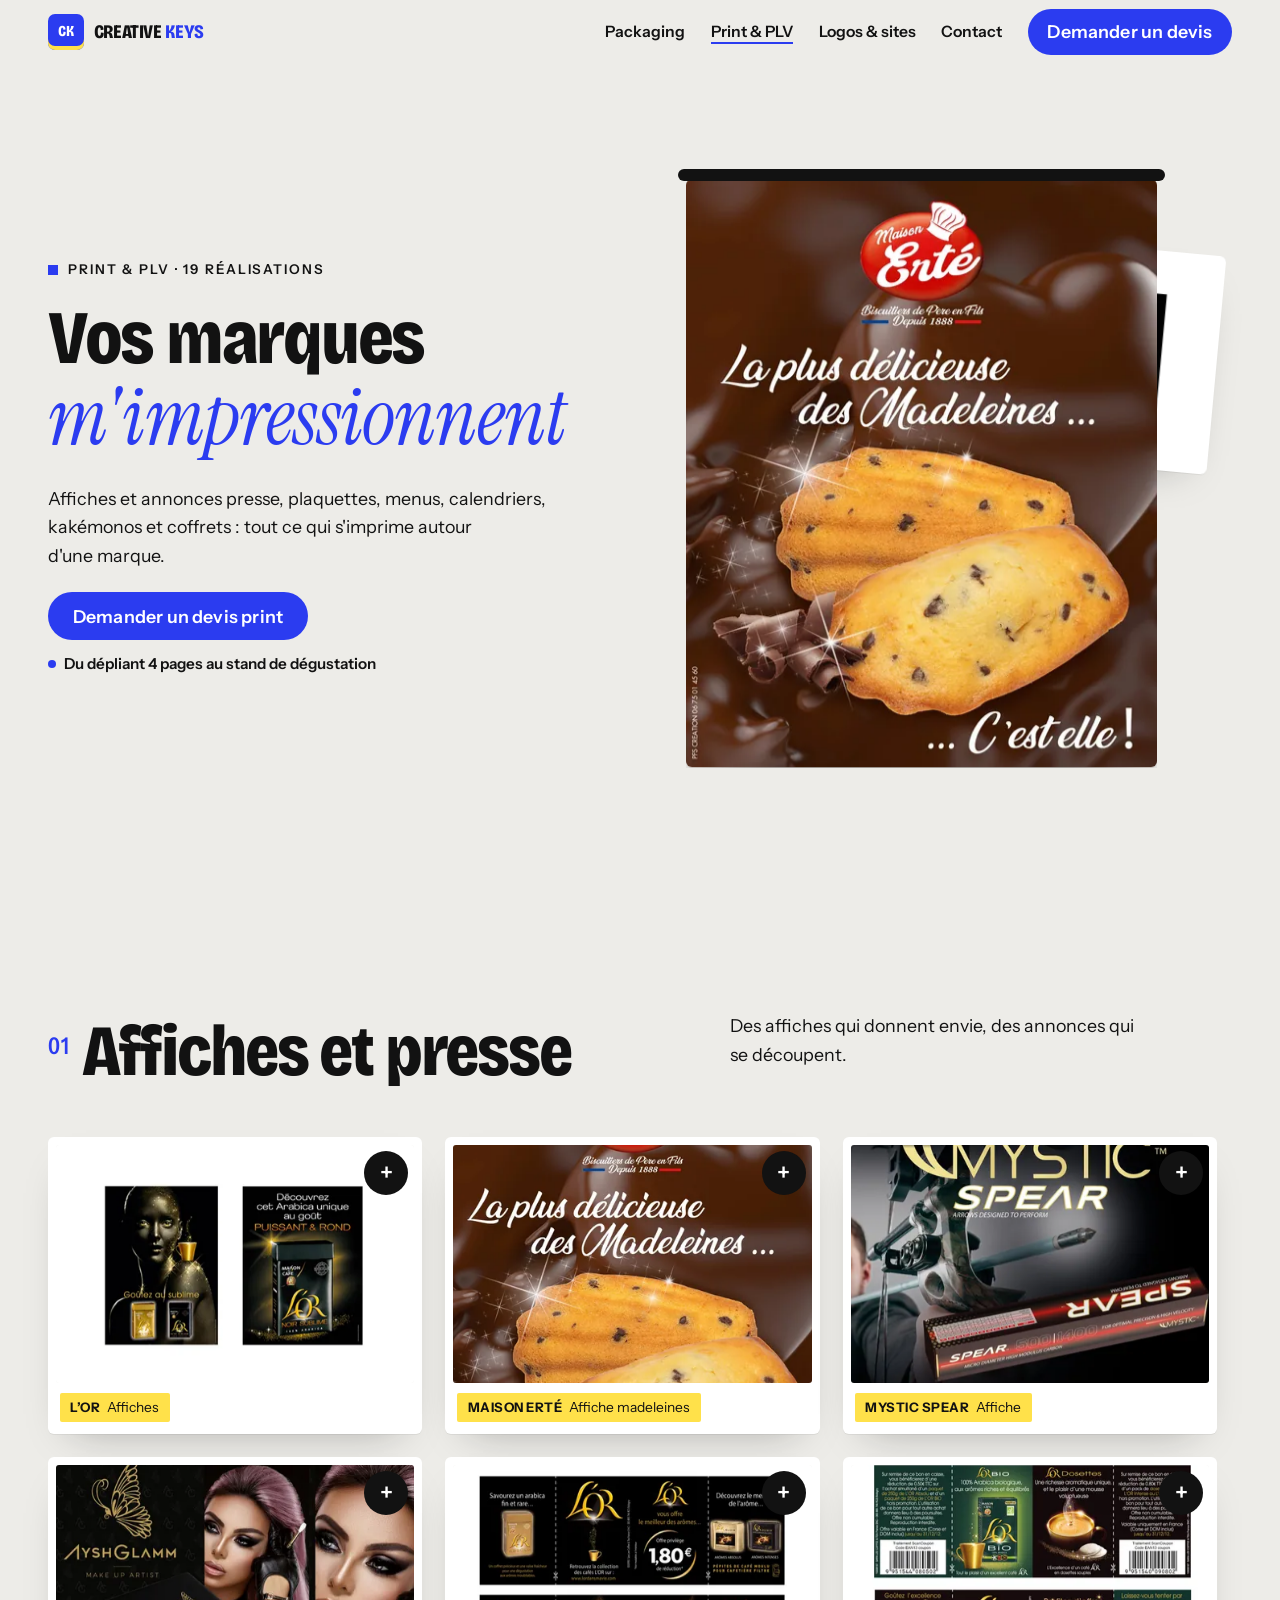
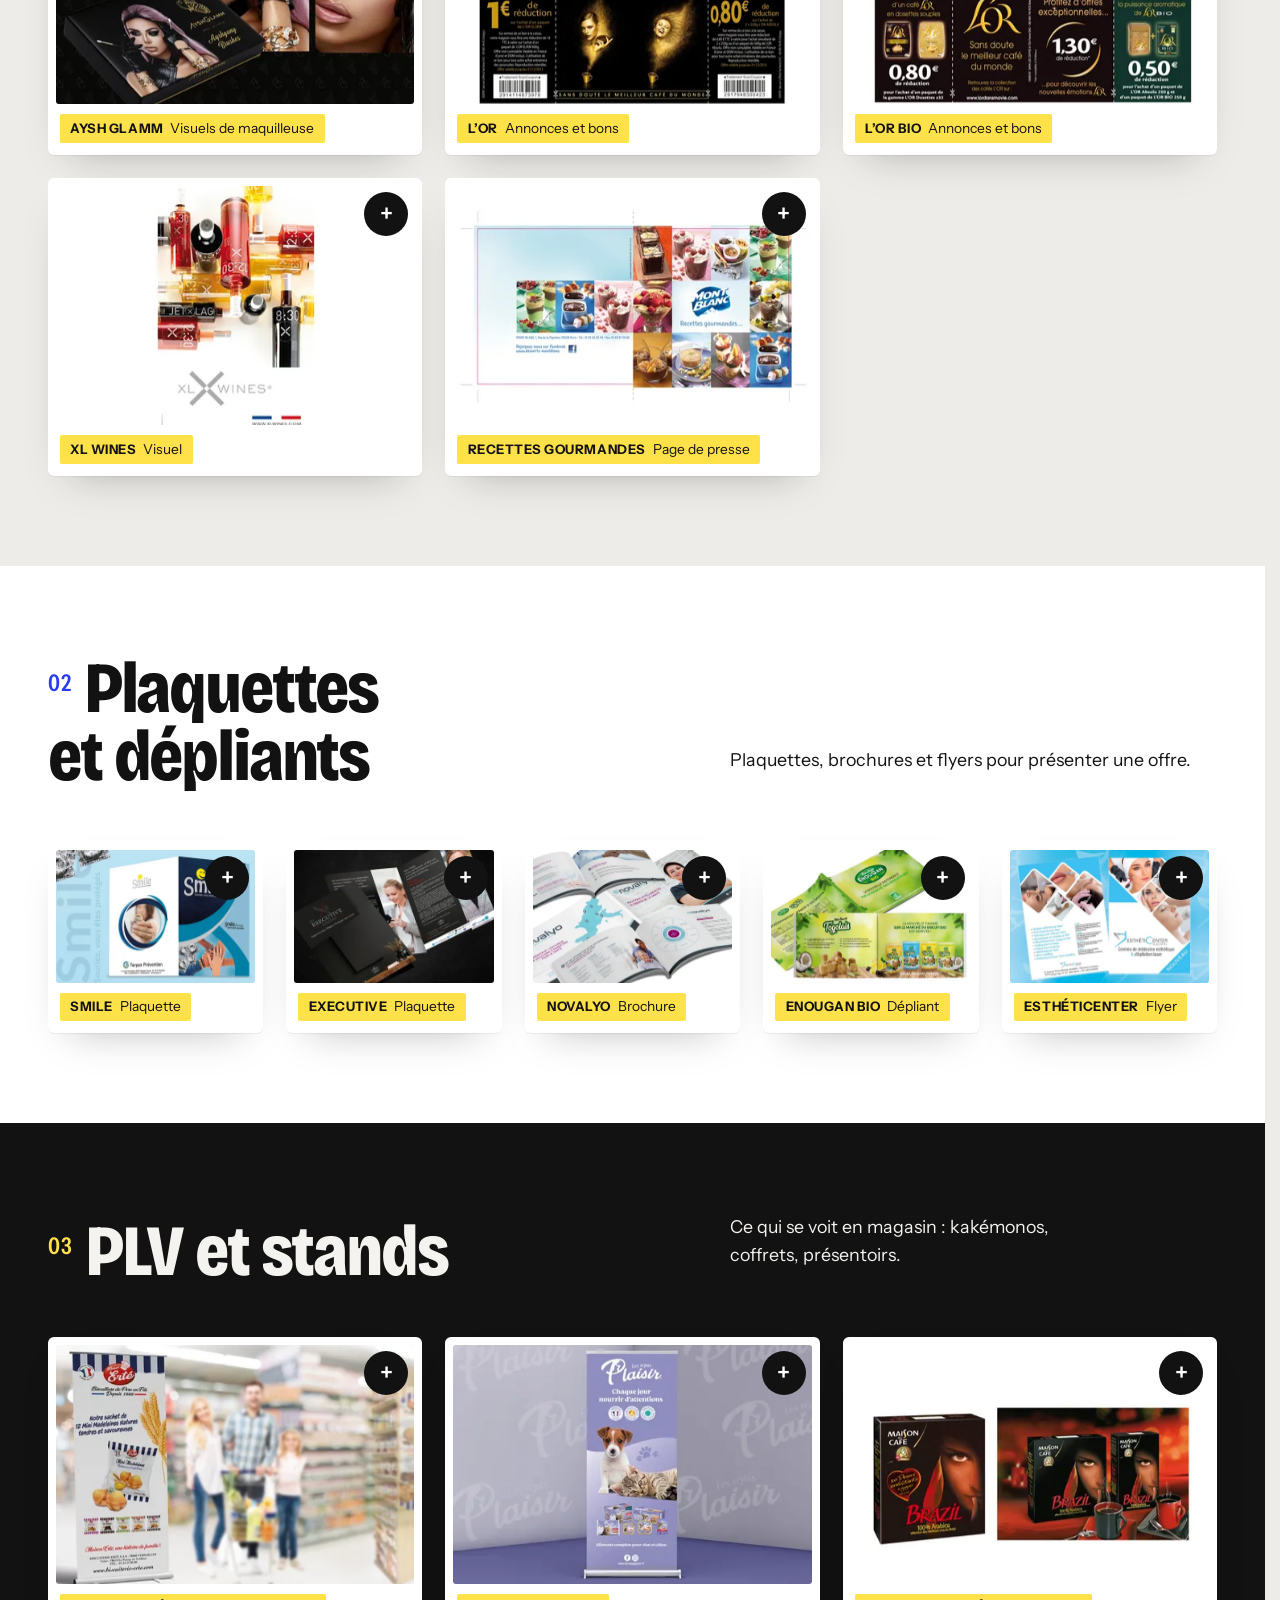
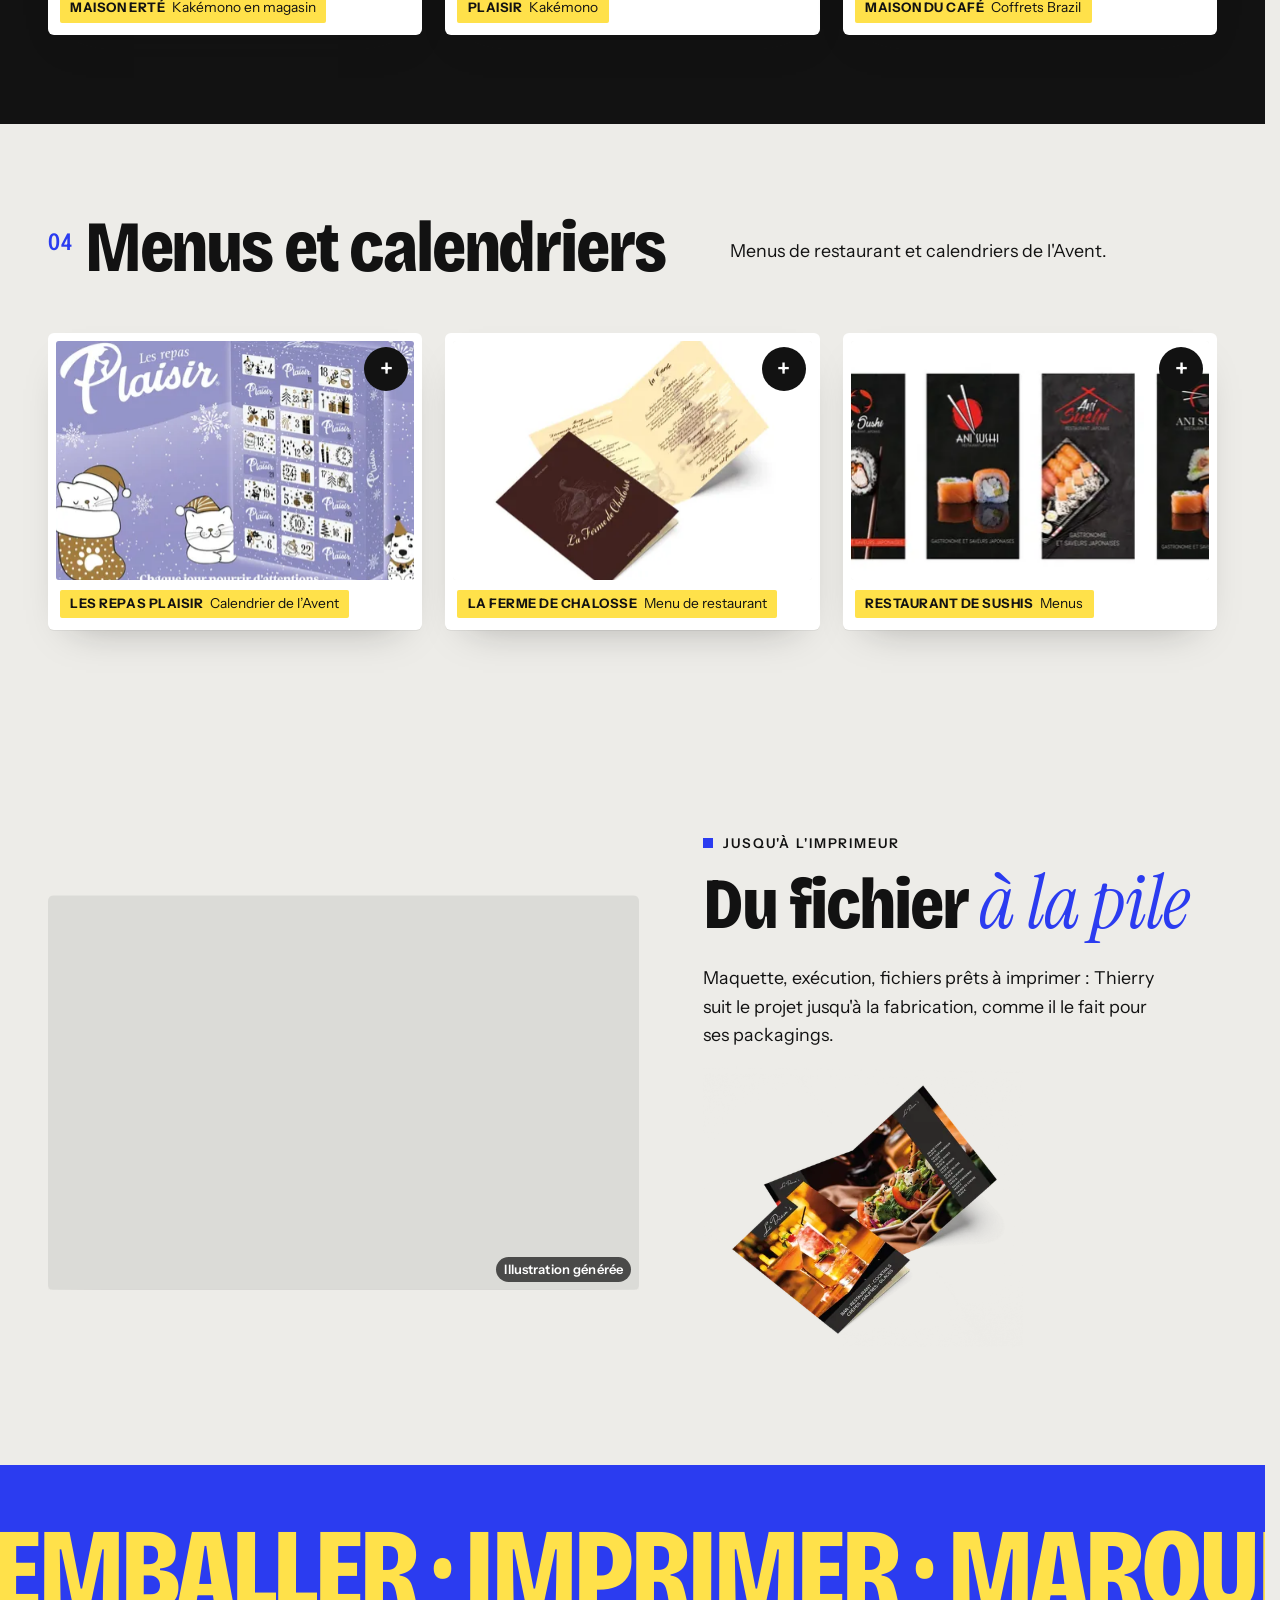
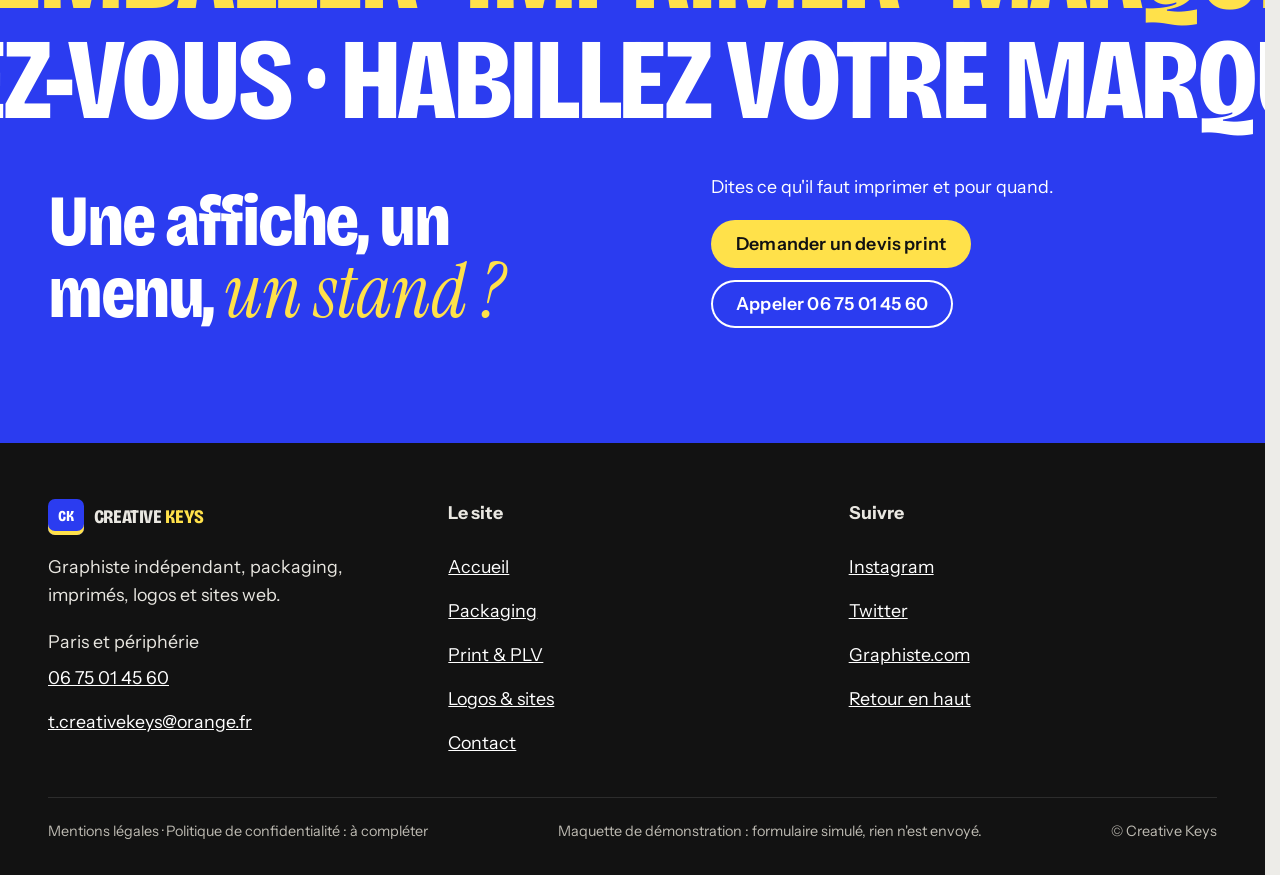
<file: print.html>
<!doctype html>
<html lang="fr" data-v="1" data-curseur>
<head>
<meta charset="utf-8">
<meta name="viewport" content="width=device-width, initial-scale=1, viewport-fit=cover">
<title>Print et PLV : vos marques m&#39;impressionnent · Creative Keys</title>
<meta name="description" content="Affiches, annonces presse, plaquettes, menus, calendriers, kakémonos et coffrets conçus par Creative Keys.">
<meta name="robots" content="noindex, nofollow">
<link rel="canonical" href="https://creative-keys-2-maquette.vercel.app/print">
<style>:root{--fond:#EDECE8;--texte:#121212;--voile-fond:#121212;--ouverture-fond:#EDECE8;--menu-fond:#EDECE8}:root { --entete-h: 72px; --barres-h: 0px; } html { background: var(--fond); color: var(--texte); scrollbar-gutter: stable; } body { margin: 0; background: var(--fond); } html.js:not(.secours):not([data-arrivee="retour"]) [data-anime] { opacity: 0; } html.js:not(.secours):not([data-arrivee="retour"]) [data-anime].vu { opacity: 1; } [data-voile] { position: fixed; inset: 0; z-index: 900; background: var(--voile-fond); transform: translateY(100%); visibility: hidden; pointer-events: none; } html[data-arrivee="voile"]:not(.voile-leve):not(.secours) [data-voile] { transform: none; visibility: visible; } html.secours [data-voile] { visibility: hidden !important; } .ouverture-panneau { position: fixed; inset: 0; z-index: 850; display: none; place-content: center; justify-items: center; background: var(--ouverture-fond, var(--voile-fond)); color: var(--fond); text-align: center; } html.js[data-arrivee="intro"]:not(.secours):not(.intro-finie) .ouverture-panneau { display: grid; } html.defilement-bloque, html.defilement-bloque body, html.js[data-arrivee="intro"]:not(.secours):not(.intro-finie), html.js[data-arrivee="intro"]:not(.secours):not(.intro-finie) body, html[data-arrivee="voile"]:not(.voile-leve):not(.secours), html[data-arrivee="voile"]:not(.voile-leve):not(.secours) body { overflow: hidden; } html.js[data-arrivee="intro"]:not(.secours):not(.intro-finie) { background-color: var(--ouverture-fond, var(--voile-fond)); } html[data-arrivee="voile"]:not(.voile-leve):not(.secours) { background-color: var(--voile-fond); }</style>
<script>(function () {
var d = document.documentElement, ss = null, ls = null;
try { ss = window.sessionStorage; ls = window.localStorage; } catch (e) {}
d.classList.add('js');
var nav = performance.getEntriesByType ? performance.getEntriesByType('navigation')[0] : null;
var type = nav ? nav.type : 'navigate';
var depart = null;
try { depart = JSON.parse(ss.getItem('socle:depart') || 'null'); ss.removeItem('socle:depart'); } catch (e) {}
if (depart && !(Date.now() - depart.t < 15000)) depart = null;
var mode = type === 'back_forward' ? 'retour' : type === 'reload' ? 'intro' : depart ? 'voile' : 'intro';
d.setAttribute('data-arrivee', mode);
if (mode === 'voile' && depart.couleur) d.style.setProperty('--voile-fond', depart.couleur);
if (type === 'reload' && 'scrollRestoration' in history) {
history.scrollRestoration = 'manual';
}
try {
var choisie = ls && ls.getItem('socle:langue');
var langue = (d.lang || '').slice(0, 2);
if (choisie && choisie !== langue && type === 'navigate' && !depart) {
var alt = document.querySelector('link[rel="alternate"][hreflang="' + choisie + '"]');
if (alt) location.replace(new URL(alt.href).pathname + location.search + location.hash);
}
} catch (e) {}
setTimeout(function () { if (!d.classList.contains('demarre')) d.classList.add('secours'); }, 2000);
})();</script>
<link rel="preload" href="/assets/fonts/bricolage.woff2" as="font" type="font/woff2" crossorigin>
<link rel="stylesheet" href="/assets/css/socle.css?v=1">
<link rel="stylesheet" href="/assets/css/site.css?v=1">
<link rel="modulepreload" href="/assets/js/site.js?v=1">
<link rel="modulepreload" href="/assets/js/socle/index.js?v=1">
<script src="/assets/vendor/gsap.min.js" defer></script>
<script src="/assets/vendor/ScrollTrigger.min.js" defer></script>
<script src="/assets/vendor/SplitText.min.js" defer></script>
<script type="module" src="/assets/js/site.js?v=1"></script>
<meta name="theme-color" content="#EDECE8">
<link rel="icon" href="/assets/images/favicon.svg" type="image/svg+xml">
<link rel="apple-touch-icon" href="/assets/images/apple-touch-icon.png">
<meta property="og:type" content="website">
<meta property="og:site_name" content="Creative Keys">
<meta property="og:locale" content="fr_FR">
<meta property="og:title" content="Print et PLV : vos marques m&#39;impressionnent · Creative Keys">
<meta property="og:description" content="Affiches, annonces presse, plaquettes, menus, calendriers, kakémonos et coffrets conçus par Creative Keys.">
<meta property="og:url" content="https://creative-keys-2-maquette.vercel.app/print">
<meta property="og:image" content="https://creative-keys-2-maquette.vercel.app/assets/partage/print-fr.jpg">
<meta property="og:image:width" content="1200">
<meta property="og:image:height" content="630">
<meta property="og:image:alt" content="Affiche des madeleines Maison Erté conçue par Creative Keys">
<meta name="twitter:card" content="summary_large_image">
<script type="application/ld+json">{"@context":"https://schema.org","@type":"ProfessionalService","name":"Creative Keys","url":"https://creative-keys-2-maquette.vercel.app/","telephone":"+33675014560","email":"t.creativekeys@orange.fr","founder":{"@type":"Person","name":"Thierry Poincet","jobTitle":"Graphiste"},"areaServed":"Paris et périphérie","knowsAbout":["Packaging","Création de marque","Logo","PLV","Plaquettes et affiches","Sites web"],"sameAs":["https://www.instagram.com/pfscreationdesign/","https://twitter.com/PFS_DiamantS","https://graphiste.com/thierrycreativekeys"],"description":"Graphiste indépendant : packaging, création de marque, PLV, imprimés et sites web, 30 ans d'expérience."}</script>
</head>
<body id="haut">
<div data-voile data-forme="rideau" aria-hidden="true"><div class="voile-contenu"><span class="voile-marque">Creative Keys</span><span data-voile-libelle>Print &amp; PLV</span></div></div>
<div class="ouverture-panneau" data-ouverture aria-hidden="true">
  <div class="intro-rayons"><div class="intro-etagere" style="--i:0"><div class="intro-rang"><span class="intro-facing"><img src="/assets/images/pk-larzac-480.webp" alt="" width="480" height="320" decoding="async"></span><span class="intro-facing"><img src="/assets/images/pk-erte-sachets-480.webp" alt="" width="480" height="320" decoding="async"></span><span class="intro-facing"><img src="/assets/images/pk-togolais-480.webp" alt="" width="480" height="240" decoding="async"></span><span class="intro-facing"><img src="/assets/images/pk-confitures-480.webp" alt="" width="480" height="320" decoding="async"></span></div><span class="intro-trait"></span></div><div class="intro-etagere" style="--i:1"><div class="intro-rang"><span class="intro-facing"><img src="/assets/images/pk-dayfruits-480.webp" alt="" width="480" height="320" decoding="async"></span><span class="intro-facing"><img src="/assets/images/pk-macaron-480.webp" alt="" width="480" height="320" decoding="async"></span><span class="intro-trou"></span><span class="intro-facing"><img src="/assets/images/pk-tablettes-480.webp" alt="" width="480" height="320" decoding="async"></span><span class="intro-facing"><img src="/assets/images/pk-diosa-480.webp" alt="" width="480" height="320" decoding="async"></span></div><span class="intro-trait"></span></div><div class="intro-etagere" style="--i:2"><div class="intro-rang"><span class="intro-facing"><img src="/assets/images/pk-brownies-480.webp" alt="" width="480" height="320" decoding="async"></span><span class="intro-facing"><img src="/assets/images/pk-saumon-480.webp" alt="" width="480" height="320" decoding="async"></span><span class="intro-facing"><img src="/assets/images/pk-cookie-480.webp" alt="" width="480" height="320" decoding="async"></span><span class="intro-facing"><img src="/assets/images/pk-tortillas-480.webp" alt="" width="480" height="320" decoding="async"></span></div><span class="intro-trait"></span></div></div>
  <p class="ouverture-nom">Creative Keys</p>
  <p class="ouverture-ligne">Packaging · Print · Logos · Web</p>
  <img class="ouverture-objet" src="/assets/images/pk-chocolat60-detoure-480.webp" alt="" width="480" height="333" decoding="async" data-ouverture-objet>
</div>
<a class="evitement" href="#contenu">Aller au contenu</a>
<header data-entete>
  <div class="entete-rangee">
    <a class="entete-logo" href="/" data-libelle="Accueil">
      <span class="logo-marque" aria-hidden="true">CK</span><span class="logo-mot">Creative<span> Keys</span></span>
    </a>
    <nav data-nav aria-label="Navigation principale">
      <ul><li><a href="/packaging" data-libelle="Packaging">Packaging</a></li><li><a href="/print" data-libelle="Print &amp; PLV" aria-current="page">Print &amp; PLV</a></li><li><a href="/logos-sites" data-libelle="Logos &amp; sites">Logos &amp; sites</a></li><li><a href="/contact" data-libelle="Contact">Contact</a></li></ul>
    </nav>
    <div class="entete-actions">
      <a class="bouton" href="/contact#devis" data-libelle="Contact">Demander un devis</a>
      <button type="button" data-menu-bouton aria-controls="menu" aria-expanded="false" data-libelle-ouvrir="Menu" data-libelle-fermer="Fermer"><span data-libelle-bouton>Menu</span></button>
      <a class="menu-sansjs" href="#menu" data-menu-lien>Menu</a>
    </div>
  </div>
</header>
<script>/* Avant le premier affichage : rangées de la navigation (même règle que ajusterNav dans assets/js/socle/entete.js)
   et hauteur réelle de l'en-tête, pour que rien ne saute quand le JavaScript du site prend la main. */
(function () {
  var h = document.documentElement, u = document.querySelector('[data-nav] ul'), e = document.querySelector('[data-entete]');
  if (u) {
    var deborde = function () { return u.scrollWidth > u.clientWidth + 1; }, c = deborde();
    if (c && window.matchMedia('(min-width: 900px)').matches) {
      h.classList.add('nav-deux-rangees'); c = deborde();
      if (c) { h.classList.add('nav-deux-lignes'); var a = u.querySelector('a'); c = !a || u.getBoundingClientRect().height > a.getBoundingClientRect().height * 2.5; }
      if (c) h.classList.remove('nav-deux-rangees', 'nav-deux-lignes');
    }
    if (c) h.classList.add('nav-compacte');
  }
  if (e) h.style.setProperty('--entete-h', Math.round(e.getBoundingClientRect().height) + 'px');
})();</script>
<span id="menu-ferme" aria-hidden="true"></span>
<div id="menu" data-menu role="dialog" aria-modal="true" aria-label="Menu">
  <p class="menu-sansjs-fermer"><a href="#menu-ferme">Fermer</a></p>
  <ul><li style="--i:0"><a href="/" class="menu-lien" data-libelle="Accueil">Accueil</a></li><li style="--i:1"><a href="/packaging" class="menu-lien" data-libelle="Packaging">Packaging</a></li><li style="--i:2"><a href="/print" class="menu-lien" data-libelle="Print &amp; PLV" aria-current="page">Print &amp; PLV</a></li><li style="--i:3"><a href="/logos-sites" class="menu-lien" data-libelle="Logos &amp; sites">Logos &amp; sites</a></li><li style="--i:4"><a href="/contact" class="menu-lien" data-libelle="Contact">Contact</a></li></ul>
  <p><a class="bouton" href="tel:+33675014560">Appeler 06 75 01 45 60</a></p>
</div>
<main id="contenu" tabindex="-1">
<section class="ouv-print" id="debut">
  <div class="conteneur ouv-print-grille">
    <div class="ouv-print-texte">
      <p class="surtitre" data-anime="gsap">Print &amp; PLV · 19 réalisations</p>
      <h1 class="titre titre--page" data-anime="gsap"><span class="ligne-masque"><span class="ouv-ligne">Vos marques</span></span> <span class="ligne-masque"><em class="mot ouv-ligne">m&#39;impressionnent</em></span></h1>
      <p class="masque-ecran-bas" data-anime="gsap">Affiches et annonces presse, plaquettes, menus, calendriers, kakémonos et coffrets : tout ce qui s&#39;imprime autour d&#39;une marque.</p>
      <p class="ouv-actions" data-anime="gsap"><a href="/contact?projet=print#devis" class="bouton" data-libelle="Contact" data-action-principale data-survol="magnetique">Demander un devis print</a></p>
      <p class="ouv-info" data-info-cle data-anime="gsap">Du dépliant 4 pages au stand de dégustation</p>
    </div>
    <div class="kakemono">
      <figure class="media kakemono-arriere" style="--cadrage:30% 38%;aspect-ratio:3 / 2">
  <picture>
    <img src="/assets/images/pr-lor-sublime-1200.webp" srcset="/assets/images/pr-lor-sublime-480.webp 480w, /assets/images/pr-lor-sublime-800.webp 800w, /assets/images/pr-lor-sublime-1200.webp 1200w" sizes="(max-width: 760px) 60vw, 26vw" alt="Affiches L’Or « Goûtez au sublime » et « Puissant et rond », noir et or" width="1200" height="800" loading="lazy" decoding="async">
  </picture>
</figure>
      <div class="kakemono-tige" aria-hidden="true"></div>
      <figure class="media kakemono-affiche" data-iris-centre data-effet="kakemono" style="--cadrage:49% 37%;aspect-ratio:4 / 5">
  <picture>
    <img src="/assets/images/pr-madeleines-1200.webp" srcset="/assets/images/pr-madeleines-480.webp 480w, /assets/images/pr-madeleines-800.webp 800w, /assets/images/pr-madeleines-1200.webp 1200w" sizes="(max-width: 760px) 70vw, 30vw" alt="Affiche Maison Erté : « La plus délicieuse des madeleines… c’est elle ! »" width="1200" height="1500" fetchpriority="high" loading="eager" decoding="async">
  </picture>
</figure>
    </div>
  </div>
</section>
<section class="cat-print " id="affiches">
  <div class="conteneur">
    <div class="tete-section tete-section--ligne">
      <h2 class="titre" data-anime="lignes"><span class="titre-num">01</span> Affiches et presse</h2>
      <p data-anime>Des affiches qui donnent envie, des annonces qui se découpent.</p>
    </div>
    <div class="grille-real grille-real--affiches" data-anime="cascade">
      <article class="carte-real " id="r-lor-sublime" data-univers="affiches">
  <figure class="media carte-real-media" data-fx="zoom" data-fx-force="8" style="--cadrage:30% 38%;aspect-ratio:3 / 2">
  <picture>
    <img src="/assets/images/pr-lor-sublime-1200.webp" srcset="/assets/images/pr-lor-sublime-480.webp 480w, /assets/images/pr-lor-sublime-800.webp 800w, /assets/images/pr-lor-sublime-1200.webp 1200w" sizes="(max-width: 760px) 92vw, (max-width: 1100px) 45vw, 30vw" alt="Affiches L’Or « Goûtez au sublime » et « Puissant et rond », noir et or" width="1200" height="800" loading="lazy" decoding="async">
  </picture>
</figure>
  <p class="etiquette"><strong>L’Or</strong> <span>Affiches</span></p>
  <button type="button" class="carte-real-ouvrir" data-ouvrir="lor-sublime" data-grand="/assets/images/pr-lor-sublime-1200.webp" data-alt="Affiches L’Or « Goûtez au sublime » et « Puissant et rond », noir et or" data-titre="L’Or · Affiches" aria-label="Voir en grand : L’Or, Affiches"><span aria-hidden="true">+</span></button>
</article><article class="carte-real " id="r-madeleines" data-univers="affiches">
  <figure class="media carte-real-media" data-fx="zoom" data-fx-force="8" style="--cadrage:49% 37%;aspect-ratio:3 / 2">
  <picture>
    <img src="/assets/images/pr-madeleines-1200.webp" srcset="/assets/images/pr-madeleines-480.webp 480w, /assets/images/pr-madeleines-800.webp 800w, /assets/images/pr-madeleines-1200.webp 1200w" sizes="(max-width: 760px) 92vw, (max-width: 1100px) 45vw, 30vw" alt="Affiche Maison Erté : « La plus délicieuse des madeleines… c’est elle ! »" width="1200" height="1500" loading="lazy" decoding="async">
  </picture>
</figure>
  <p class="etiquette"><strong>Maison Erté</strong> <span>Affiche madeleines</span></p>
  <button type="button" class="carte-real-ouvrir" data-ouvrir="madeleines" data-grand="/assets/images/pr-madeleines-1200.webp" data-alt="Affiche Maison Erté : « La plus délicieuse des madeleines… c’est elle ! »" data-titre="Maison Erté · Affiche madeleines" aria-label="Voir en grand : Maison Erté, Affiche madeleines"><span aria-hidden="true">+</span></button>
</article><article class="carte-real " id="r-mystic" data-univers="affiches">
  <figure class="media carte-real-media" data-fx="zoom" data-fx-force="8" style="--cadrage:4% 53%;aspect-ratio:3 / 2">
  <picture>
    <img src="/assets/images/pr-mystic-1200.webp" srcset="/assets/images/pr-mystic-480.webp 480w, /assets/images/pr-mystic-800.webp 800w, /assets/images/pr-mystic-1200.webp 1200w" sizes="(max-width: 760px) 92vw, (max-width: 1100px) 45vw, 30vw" alt="Affiche Mystic Spear : flèches et arc sur fond noir, lettrage or et rouge" width="1200" height="800" loading="lazy" decoding="async">
  </picture>
</figure>
  <p class="etiquette"><strong>Mystic Spear</strong> <span>Affiche</span></p>
  <button type="button" class="carte-real-ouvrir" data-ouvrir="mystic" data-grand="/assets/images/pr-mystic-1200.webp" data-alt="Affiche Mystic Spear : flèches et arc sur fond noir, lettrage or et rouge" data-titre="Mystic Spear · Affiche" aria-label="Voir en grand : Mystic Spear, Affiche"><span aria-hidden="true">+</span></button>
</article><article class="carte-real " id="r-aysh" data-univers="affiches">
  <figure class="media carte-real-media" data-fx="zoom" data-fx-force="8" style="--cadrage:59% 50%;aspect-ratio:3 / 2">
  <picture>
    <img src="/assets/images/pr-aysh-1200.webp" srcset="/assets/images/pr-aysh-480.webp 480w, /assets/images/pr-aysh-800.webp 800w, /assets/images/pr-aysh-1200.webp 1200w" sizes="(max-width: 760px) 92vw, (max-width: 1100px) 45vw, 30vw" alt="Visuels Aysh Glamm, maquilleuse : portraits maquillés et palette noire" width="1200" height="800" loading="lazy" decoding="async">
  </picture>
</figure>
  <p class="etiquette"><strong>Aysh Glamm</strong> <span>Visuels de maquilleuse</span></p>
  <button type="button" class="carte-real-ouvrir" data-ouvrir="aysh" data-grand="/assets/images/pr-aysh-1200.webp" data-alt="Visuels Aysh Glamm, maquilleuse : portraits maquillés et palette noire" data-titre="Aysh Glamm · Visuels de maquilleuse" aria-label="Voir en grand : Aysh Glamm, Visuels de maquilleuse"><span aria-hidden="true">+</span></button>
</article><article class="carte-real " id="r-lor-coupons" data-univers="affiches">
  <figure class="media carte-real-media" data-fx="zoom" data-fx-force="8" style="--cadrage:28% 31%;aspect-ratio:3 / 2">
  <picture>
    <img src="/assets/images/pr-lor-coupons-1200.webp" srcset="/assets/images/pr-lor-coupons-480.webp 480w, /assets/images/pr-lor-coupons-800.webp 800w, /assets/images/pr-lor-coupons-1200.webp 1200w" sizes="(max-width: 760px) 92vw, (max-width: 1100px) 45vw, 30vw" alt="Annonces et bons de réduction L’Or, noir et or" width="1200" height="800" loading="lazy" decoding="async">
  </picture>
</figure>
  <p class="etiquette"><strong>L’Or</strong> <span>Annonces et bons</span></p>
  <button type="button" class="carte-real-ouvrir" data-ouvrir="lor-coupons" data-grand="/assets/images/pr-lor-coupons-1200.webp" data-alt="Annonces et bons de réduction L’Or, noir et or" data-titre="L’Or · Annonces et bons" aria-label="Voir en grand : L’Or, Annonces et bons"><span aria-hidden="true">+</span></button>
</article><article class="carte-real " id="r-lor-bio" data-univers="affiches">
  <figure class="media carte-real-media" data-fx="zoom" data-fx-force="8" style="--cadrage:47% 38%;aspect-ratio:3 / 2">
  <picture>
    <img src="/assets/images/pr-lor-bio-1200.webp" srcset="/assets/images/pr-lor-bio-480.webp 480w, /assets/images/pr-lor-bio-800.webp 800w, /assets/images/pr-lor-bio-1200.webp 1200w" sizes="(max-width: 760px) 92vw, (max-width: 1100px) 45vw, 30vw" alt="Annonces et bons L’Or Bio et dosettes, vert et noir" width="1200" height="800" loading="lazy" decoding="async">
  </picture>
</figure>
  <p class="etiquette"><strong>L’Or Bio</strong> <span>Annonces et bons</span></p>
  <button type="button" class="carte-real-ouvrir" data-ouvrir="lor-bio" data-grand="/assets/images/pr-lor-bio-1200.webp" data-alt="Annonces et bons L’Or Bio et dosettes, vert et noir" data-titre="L’Or Bio · Annonces et bons" aria-label="Voir en grand : L’Or Bio, Annonces et bons"><span aria-hidden="true">+</span></button>
</article><article class="carte-real " id="r-xlwines" data-univers="affiches">
  <figure class="media carte-real-media" data-fx="zoom" data-fx-force="8" style="--cadrage:45% 32%;aspect-ratio:3 / 2">
  <picture>
    <img src="/assets/images/pr-xlwines-1200.webp" srcset="/assets/images/pr-xlwines-480.webp 480w, /assets/images/pr-xlwines-800.webp 800w, /assets/images/pr-xlwines-1200.webp 1200w" sizes="(max-width: 760px) 92vw, (max-width: 1100px) 45vw, 30vw" alt="Visuel XL Wines : bouteilles en cascade" width="1200" height="800" loading="lazy" decoding="async">
  </picture>
</figure>
  <p class="etiquette"><strong>XL Wines</strong> <span>Visuel</span></p>
  <button type="button" class="carte-real-ouvrir" data-ouvrir="xlwines" data-grand="/assets/images/pr-xlwines-1200.webp" data-alt="Visuel XL Wines : bouteilles en cascade" data-titre="XL Wines · Visuel" aria-label="Voir en grand : XL Wines, Visuel"><span aria-hidden="true">+</span></button>
</article><article class="carte-real " id="r-monblanc" data-univers="affiches">
  <figure class="media carte-real-media" data-fx="zoom" data-fx-force="8" style="--cadrage:47% 49%;aspect-ratio:3 / 2">
  <picture>
    <img src="/assets/images/pr-monblanc-1200.webp" srcset="/assets/images/pr-monblanc-480.webp 480w, /assets/images/pr-monblanc-800.webp 800w, /assets/images/pr-monblanc-1200.webp 1200w" sizes="(max-width: 760px) 92vw, (max-width: 1100px) 45vw, 30vw" alt="Page de recettes gourmandes Mont Blanc, mosaïque de desserts" width="1200" height="800" loading="lazy" decoding="async">
  </picture>
</figure>
  <p class="etiquette"><strong>Recettes gourmandes</strong> <span>Page de presse</span></p>
  <button type="button" class="carte-real-ouvrir" data-ouvrir="monblanc" data-grand="/assets/images/pr-monblanc-1200.webp" data-alt="Page de recettes gourmandes Mont Blanc, mosaïque de desserts" data-titre="Recettes gourmandes · Page de presse" aria-label="Voir en grand : Recettes gourmandes, Page de presse"><span aria-hidden="true">+</span></button>
</article>
    </div>
  </div>
</section><section class="cat-print bande-blanche" id="plaquettes">
  <div class="conteneur">
    <div class="tete-section tete-section--ligne">
      <h2 class="titre" data-anime="lignes"><span class="titre-num">02</span> Plaquettes et dépliants</h2>
      <p data-anime>Plaquettes, brochures et flyers pour présenter une offre.</p>
    </div>
    <div class="grille-real grille-real--plaquettes" data-anime="cascade">
      <article class="carte-real " id="r-smile" data-univers="plaquettes">
  <figure class="media carte-real-media" data-fx="zoom" data-fx-force="8" style="--cadrage:55% 50%;aspect-ratio:3 / 2">
  <picture>
    <img src="/assets/images/pr-smile-1200.webp" srcset="/assets/images/pr-smile-480.webp 480w, /assets/images/pr-smile-800.webp 800w, /assets/images/pr-smile-1200.webp 1200w" sizes="(max-width: 760px) 92vw, (max-width: 1100px) 45vw, 30vw" alt="Plaquette Smile, recto et verso, bleu et blanc" width="1200" height="800" loading="lazy" decoding="async">
  </picture>
</figure>
  <p class="etiquette"><strong>Smile</strong> <span>Plaquette</span></p>
  <button type="button" class="carte-real-ouvrir" data-ouvrir="smile" data-grand="/assets/images/pr-smile-1200.webp" data-alt="Plaquette Smile, recto et verso, bleu et blanc" data-titre="Smile · Plaquette" aria-label="Voir en grand : Smile, Plaquette"><span aria-hidden="true">+</span></button>
</article><article class="carte-real " id="r-executive" data-univers="plaquettes">
  <figure class="media carte-real-media" data-fx="zoom" data-fx-force="8" style="--cadrage:67% 25%;aspect-ratio:3 / 2">
  <picture>
    <img src="/assets/images/pr-executive-1200.webp" srcset="/assets/images/pr-executive-480.webp 480w, /assets/images/pr-executive-800.webp 800w, /assets/images/pr-executive-1200.webp 1200w" sizes="(max-width: 760px) 92vw, (max-width: 1100px) 45vw, 30vw" alt="Plaquette Executive ouverte, pages noires et portraits" width="1200" height="800" loading="lazy" decoding="async">
  </picture>
</figure>
  <p class="etiquette"><strong>Executive</strong> <span>Plaquette</span></p>
  <button type="button" class="carte-real-ouvrir" data-ouvrir="executive" data-grand="/assets/images/pr-executive-1200.webp" data-alt="Plaquette Executive ouverte, pages noires et portraits" data-titre="Executive · Plaquette" aria-label="Voir en grand : Executive, Plaquette"><span aria-hidden="true">+</span></button>
</article><article class="carte-real " id="r-novalyo" data-univers="plaquettes">
  <figure class="media carte-real-media" data-fx="zoom" data-fx-force="8" style="--cadrage:71% 19%;aspect-ratio:3 / 2">
  <picture>
    <img src="/assets/images/pr-novalyo-1200.webp" srcset="/assets/images/pr-novalyo-480.webp 480w, /assets/images/pr-novalyo-800.webp 800w, /assets/images/pr-novalyo-1200.webp 1200w" sizes="(max-width: 760px) 92vw, (max-width: 1100px) 45vw, 30vw" alt="Brochure Novalyo ouverte, carte et schémas" width="1200" height="800" loading="lazy" decoding="async">
  </picture>
</figure>
  <p class="etiquette"><strong>Novalyo</strong> <span>Brochure</span></p>
  <button type="button" class="carte-real-ouvrir" data-ouvrir="novalyo" data-grand="/assets/images/pr-novalyo-1200.webp" data-alt="Brochure Novalyo ouverte, carte et schémas" data-titre="Novalyo · Brochure" aria-label="Voir en grand : Novalyo, Brochure"><span aria-hidden="true">+</span></button>
</article><article class="carte-real " id="r-enougan" data-univers="plaquettes">
  <figure class="media carte-real-media" data-fx="zoom" data-fx-force="8" style="--cadrage:48% 54%;aspect-ratio:3 / 2">
  <picture>
    <img src="/assets/images/pr-enougan-1200.webp" srcset="/assets/images/pr-enougan-480.webp 480w, /assets/images/pr-enougan-800.webp 800w, /assets/images/pr-enougan-1200.webp 1200w" sizes="(max-width: 760px) 92vw, (max-width: 1100px) 45vw, 30vw" alt="Dépliant de la biscuiterie Enougan Bio, gamme Togolais" width="1200" height="800" loading="lazy" decoding="async">
  </picture>
</figure>
  <p class="etiquette"><strong>Enougan Bio</strong> <span>Dépliant</span></p>
  <button type="button" class="carte-real-ouvrir" data-ouvrir="enougan" data-grand="/assets/images/pr-enougan-1200.webp" data-alt="Dépliant de la biscuiterie Enougan Bio, gamme Togolais" data-titre="Enougan Bio · Dépliant" aria-label="Voir en grand : Enougan Bio, Dépliant"><span aria-hidden="true">+</span></button>
</article><article class="carte-real " id="r-estheticenter" data-univers="plaquettes">
  <figure class="media carte-real-media" data-fx="zoom" data-fx-force="8" style="--cadrage:47% 33%;aspect-ratio:3 / 2">
  <picture>
    <img src="/assets/images/pr-estheticenter-1200.webp" srcset="/assets/images/pr-estheticenter-480.webp 480w, /assets/images/pr-estheticenter-800.webp 800w, /assets/images/pr-estheticenter-1200.webp 1200w" sizes="(max-width: 760px) 92vw, (max-width: 1100px) 45vw, 30vw" alt="Flyer Esthéticenter, soins du visage et épilation laser" width="1200" height="800" loading="lazy" decoding="async">
  </picture>
</figure>
  <p class="etiquette"><strong>Esthéticenter</strong> <span>Flyer</span></p>
  <button type="button" class="carte-real-ouvrir" data-ouvrir="estheticenter" data-grand="/assets/images/pr-estheticenter-1200.webp" data-alt="Flyer Esthéticenter, soins du visage et épilation laser" data-titre="Esthéticenter · Flyer" aria-label="Voir en grand : Esthéticenter, Flyer"><span aria-hidden="true">+</span></button>
</article>
    </div>
  </div>
</section><section class="cat-print bande-encre" id="plv">
  <div class="conteneur">
    <div class="tete-section tete-section--ligne">
      <h2 class="titre" data-anime="lignes"><span class="titre-num">03</span> PLV et stands</h2>
      <p data-anime>Ce qui se voit en magasin : kakémonos, coffrets, présentoirs.</p>
    </div>
    <div class="grille-real grille-real--plv" data-anime="cascade">
      <article class="carte-real " id="r-rollup-erte" data-univers="plv">
  <figure class="media carte-real-media" data-fx="zoom" data-fx-force="8" style="--cadrage:53% 45%;aspect-ratio:3 / 2">
  <picture><source media="(max-width: 760px) and (orientation: portrait)" srcset="/assets/images/pr-rollup-erte-mobile-640.webp 640w, /assets/images/pr-rollup-erte-mobile-1080.webp 1080w" sizes="(max-width: 760px) 92vw, (max-width: 1100px) 45vw, 30vw">
    <img src="/assets/images/pr-rollup-erte-1600.webp" srcset="/assets/images/pr-rollup-erte-480.webp 480w, /assets/images/pr-rollup-erte-800.webp 800w, /assets/images/pr-rollup-erte-1200.webp 1200w, /assets/images/pr-rollup-erte-1600.webp 1600w" sizes="(max-width: 760px) 92vw, (max-width: 1100px) 45vw, 30vw" alt="Kakémono Maison Erté dans l’allée d’un supermarché, clients flous autour" width="1600" height="1066" loading="lazy" decoding="async">
  </picture>
</figure>
  <p class="etiquette"><strong>Maison Erté</strong> <span>Kakémono en magasin</span></p>
  <button type="button" class="carte-real-ouvrir" data-ouvrir="rollup-erte" data-grand="/assets/images/pr-rollup-erte-1600.webp" data-alt="Kakémono Maison Erté dans l’allée d’un supermarché, clients flous autour" data-titre="Maison Erté · Kakémono en magasin" aria-label="Voir en grand : Maison Erté, Kakémono en magasin"><span aria-hidden="true">+</span></button>
</article><article class="carte-real " id="r-rollup-plaisir" data-univers="plv">
  <figure class="media carte-real-media" data-fx="zoom" data-fx-force="8" style="--cadrage:48% 32%;aspect-ratio:3 / 2">
  <picture>
    <img src="/assets/images/pr-rollup-plaisir-1200.webp" srcset="/assets/images/pr-rollup-plaisir-480.webp 480w, /assets/images/pr-rollup-plaisir-800.webp 800w, /assets/images/pr-rollup-plaisir-1200.webp 1200w" sizes="(max-width: 760px) 92vw, (max-width: 1100px) 45vw, 30vw" alt="Kakémono Plaisir, chien et chat, devant un mur au motif de la marque" width="1200" height="900" loading="lazy" decoding="async">
  </picture>
</figure>
  <p class="etiquette"><strong>Plaisir</strong> <span>Kakémono</span></p>
  <button type="button" class="carte-real-ouvrir" data-ouvrir="rollup-plaisir" data-grand="/assets/images/pr-rollup-plaisir-1200.webp" data-alt="Kakémono Plaisir, chien et chat, devant un mur au motif de la marque" data-titre="Plaisir · Kakémono" aria-label="Voir en grand : Plaisir, Kakémono"><span aria-hidden="true">+</span></button>
</article><article class="carte-real " id="r-brazil" data-univers="plv">
  <figure class="media carte-real-media" data-fx="zoom" data-fx-force="8" style="--cadrage:32% 53%;aspect-ratio:3 / 2">
  <picture>
    <img src="/assets/images/pr-brazil-1200.webp" srcset="/assets/images/pr-brazil-480.webp 480w, /assets/images/pr-brazil-800.webp 800w, /assets/images/pr-brazil-1200.webp 1200w" sizes="(max-width: 760px) 92vw, (max-width: 1100px) 45vw, 30vw" alt="Coffrets de café Brazil de Maison du Café, rouge et noir" width="1200" height="800" loading="lazy" decoding="async">
  </picture>
</figure>
  <p class="etiquette"><strong>Maison du Café</strong> <span>Coffrets Brazil</span></p>
  <button type="button" class="carte-real-ouvrir" data-ouvrir="brazil" data-grand="/assets/images/pr-brazil-1200.webp" data-alt="Coffrets de café Brazil de Maison du Café, rouge et noir" data-titre="Maison du Café · Coffrets Brazil" aria-label="Voir en grand : Maison du Café, Coffrets Brazil"><span aria-hidden="true">+</span></button>
</article>
    </div>
  </div>
</section><section class="cat-print " id="editions">
  <div class="conteneur">
    <div class="tete-section tete-section--ligne">
      <h2 class="titre" data-anime="lignes"><span class="titre-num">04</span> Menus et calendriers</h2>
      <p data-anime>Menus de restaurant et calendriers de l&#39;Avent.</p>
    </div>
    <div class="grille-real grille-real--editions" data-anime="cascade">
      <article class="carte-real " id="r-calendrier-plaisir" data-univers="editions">
  <figure class="media carte-real-media" data-fx="zoom" data-fx-force="8" style="--cadrage:44% 43%;aspect-ratio:3 / 2">
  <picture>
    <img src="/assets/images/pr-calendrier-plaisir-1200.webp" srcset="/assets/images/pr-calendrier-plaisir-480.webp 480w, /assets/images/pr-calendrier-plaisir-800.webp 800w, /assets/images/pr-calendrier-plaisir-1200.webp 1200w" sizes="(max-width: 760px) 92vw, (max-width: 1100px) 45vw, 30vw" alt="Calendrier de l’Avent Les Repas Plaisir, cases illustrées, chiens et chats sous la neige" width="1200" height="800" loading="lazy" decoding="async">
  </picture>
</figure>
  <p class="etiquette"><strong>Les Repas Plaisir</strong> <span>Calendrier de l’Avent</span></p>
  <button type="button" class="carte-real-ouvrir" data-ouvrir="calendrier-plaisir" data-grand="/assets/images/pr-calendrier-plaisir-1200.webp" data-alt="Calendrier de l’Avent Les Repas Plaisir, cases illustrées, chiens et chats sous la neige" data-titre="Les Repas Plaisir · Calendrier de l’Avent" aria-label="Voir en grand : Les Repas Plaisir, Calendrier de l’Avent"><span aria-hidden="true">+</span></button>
</article><article class="carte-real " id="r-chalosse" data-univers="editions">
  <figure class="media carte-real-media" data-fx="zoom" data-fx-force="8" style="--cadrage:48% 50%;aspect-ratio:3 / 2">
  <picture>
    <img src="/assets/images/pr-chalosse-1200.webp" srcset="/assets/images/pr-chalosse-480.webp 480w, /assets/images/pr-chalosse-800.webp 800w, /assets/images/pr-chalosse-1200.webp 1200w" sizes="(max-width: 760px) 92vw, (max-width: 1100px) 45vw, 30vw" alt="Menu de La Ferme de Chalosse, couverture brune et pages intérieures" width="1200" height="800" loading="lazy" decoding="async">
  </picture>
</figure>
  <p class="etiquette"><strong>La Ferme de Chalosse</strong> <span>Menu de restaurant</span></p>
  <button type="button" class="carte-real-ouvrir" data-ouvrir="chalosse" data-grand="/assets/images/pr-chalosse-1200.webp" data-alt="Menu de La Ferme de Chalosse, couverture brune et pages intérieures" data-titre="La Ferme de Chalosse · Menu de restaurant" aria-label="Voir en grand : La Ferme de Chalosse, Menu de restaurant"><span aria-hidden="true">+</span></button>
</article><article class="carte-real " id="r-sushi" data-univers="editions">
  <figure class="media carte-real-media" data-fx="zoom" data-fx-force="8" style="--cadrage:49% 58%;aspect-ratio:3 / 2">
  <picture>
    <img src="/assets/images/pr-sushi-1200.webp" srcset="/assets/images/pr-sushi-480.webp 480w, /assets/images/pr-sushi-800.webp 800w, /assets/images/pr-sushi-1200.webp 1200w" sizes="(max-width: 760px) 92vw, (max-width: 1100px) 45vw, 30vw" alt="Quatre menus de restaurant de sushis" width="1200" height="639" loading="lazy" decoding="async">
  </picture>
</figure>
  <p class="etiquette"><strong>Restaurant de sushis</strong> <span>Menus</span></p>
  <button type="button" class="carte-real-ouvrir" data-ouvrir="sushi" data-grand="/assets/images/pr-sushi-1200.webp" data-alt="Quatre menus de restaurant de sushis" data-titre="Restaurant de sushis · Menus" aria-label="Voir en grand : Restaurant de sushis, Menus"><span aria-hidden="true">+</span></button>
</article>
    </div>
  </div>
</section>
<section class="bat" id="bat">
  <div class="conteneur bat-grille">
    <figure class="media bat-media" data-grok data-anime="rideau" style="--cadrage:50% 50%">
  <picture>
    <img src="/assets/images/grok/imprimerie-1280.webp" srcset="/assets/images/grok/imprimerie-640.webp 640w, /assets/images/grok/imprimerie-1280.webp 1280w, /assets/images/grok/imprimerie-1600.webp 1600w" sizes="(max-width: 760px) 100vw, 55vw" alt="Sortie d’une presse offset : piles de feuilles imprimées de couleurs vives, lumière d’atelier" width="1280" height="854" loading="lazy" decoding="async">
  </picture><figcaption class="mention-ia">Illustration générée</figcaption>
</figure>
    <div class="bat-texte">
      <p class="surtitre" data-anime>Jusqu&#39;à l&#39;imprimeur</p>
  <h2 class="titre " data-anime="lignes">Du fichier <em class="mot">à la pile</em></h2>
      <p data-anime>Maquette, exécution, fichiers prêts à imprimer : Thierry suit le projet jusqu&#39;à la fabrication, comme il le fait pour ses packagings.</p>
      <figure class="media bat-depliant" data-fx="vitesse" data-fx-force="5" style="--cadrage:50% 50%">
  <picture>
    <img src="/assets/images/pr-depliant-detoure-1200.webp" srcset="/assets/images/pr-depliant-detoure-480.webp 480w, /assets/images/pr-depliant-detoure-800.webp 800w, /assets/images/pr-depliant-detoure-1200.webp 1200w" sizes="(max-width: 760px) 70vw, 24vw" alt="Dépliant de restaurant ouvert, photo de plat et carte" width="1200" height="1057" loading="lazy" decoding="async">
  </picture>
</figure>
    </div>
  </div>
</section>
<section class="fin bande-bleue" id="fin">
  <div class="fin-geants" data-fx="mots-geants" aria-hidden="true" data-ruban data-visuel>
    <p data-fx-rangee>Emballer · Imprimer · Marquer · Mettre en vitrine ·</p>
    <p data-fx-rangee data-sens="-1">Démarquez-vous · Habillez votre marque ·</p>
  </div>
  <div class="conteneur fin-grille">
    <h2 class="titre" data-anime="lignes">Une affiche, un menu, <em class="mot">un stand ?</em></h2>
    <div>
      <p data-anime>Dites ce qu&#39;il faut imprimer et pour quand.</p>
      <p class="fin-actions" data-anime>
        <a href="/contact?projet=print#devis" class="bouton bouton--clair" data-libelle="Contact" data-survol="magnetique">Demander un devis print</a>
        <a class="bouton bouton--contour" href="tel:+33675014560">Appeler 06 75 01 45 60</a>
      </p>
    </div>
  </div>
</section>
<div class="visionneuse" data-visionneuse data-recouvrement role="dialog" aria-modal="true" aria-label="Visionneuse des réalisations" hidden>
  <figure class="visionneuse-figure"><figcaption data-visionneuse-titre aria-live="polite"></figcaption></figure>
  <button type="button" class="visionneuse-bouton visionneuse-prec" data-visionneuse-prec aria-label="Réalisation précédente">←</button>
  <button type="button" class="visionneuse-bouton visionneuse-suiv" data-visionneuse-suiv aria-label="Réalisation suivante">→</button>
  <button type="button" class="visionneuse-bouton visionneuse-fermer" data-visionneuse-fermer>Fermer</button>
</div>
</main>
<footer class="pied" id="pied">
  <div class="conteneur pied-grille">
    <div class="pied-marque">
      <p class="pied-logo"><span class="logo-marque" aria-hidden="true">CK</span><span class="logo-mot">Creative<span> Keys</span></span></p>
      <p>Graphiste indépendant, packaging, imprimés, logos et sites web.</p>
      <p>Paris et périphérie<br><a href="tel:+33675014560">06 75 01 45 60</a><br><a href="mailto:t.creativekeys@orange.fr">t.creativekeys@orange.fr</a></p>
    </div>
    <nav aria-label="Le site">
      <p><strong>Le site</strong></p>
      <ul><li><a href="/" data-libelle="Accueil">Accueil</a></li><li><a href="/packaging" data-libelle="Packaging">Packaging</a></li><li><a href="/print" data-libelle="Print &amp; PLV" aria-current="page">Print &amp; PLV</a></li><li><a href="/logos-sites" data-libelle="Logos &amp; sites">Logos &amp; sites</a></li><li><a href="/contact" data-libelle="Contact">Contact</a></li></ul>
    </nav>
    <div>
      <p><strong>Suivre</strong></p>
      <ul>
        <li><a href="https://www.instagram.com/pfscreationdesign/" target="_blank" rel="noopener">Instagram<span class="visuellement-cache"> (nouvel onglet)</span></a></li>
        <li><a href="https://twitter.com/PFS_DiamantS" target="_blank" rel="noopener">Twitter<span class="visuellement-cache"> (nouvel onglet)</span></a></li>
        <li><a href="https://graphiste.com/thierrycreativekeys" target="_blank" rel="noopener">Graphiste.com<span class="visuellement-cache"> (nouvel onglet)</span></a></li>
        <li><a href="#haut" data-sans-transition>Retour en haut</a></li>
      </ul>
    </div>
  </div>
  <div class="conteneur pied-bas"><p>Mentions légales · Politique de confidentialité : à compléter</p><p>Maquette de démonstration : formulaire simulé, rien n&#39;est envoyé.</p><p>© Creative Keys</p></div>
</footer>
<div data-barre-fixe>
  <a class="bouton bouton--contour" href="tel:+33675014560">Appeler</a>
  <a class="bouton" href="/contact#devis" data-libelle="Contact">Demander un devis</a>
</div>
</body>
</html>
</file>
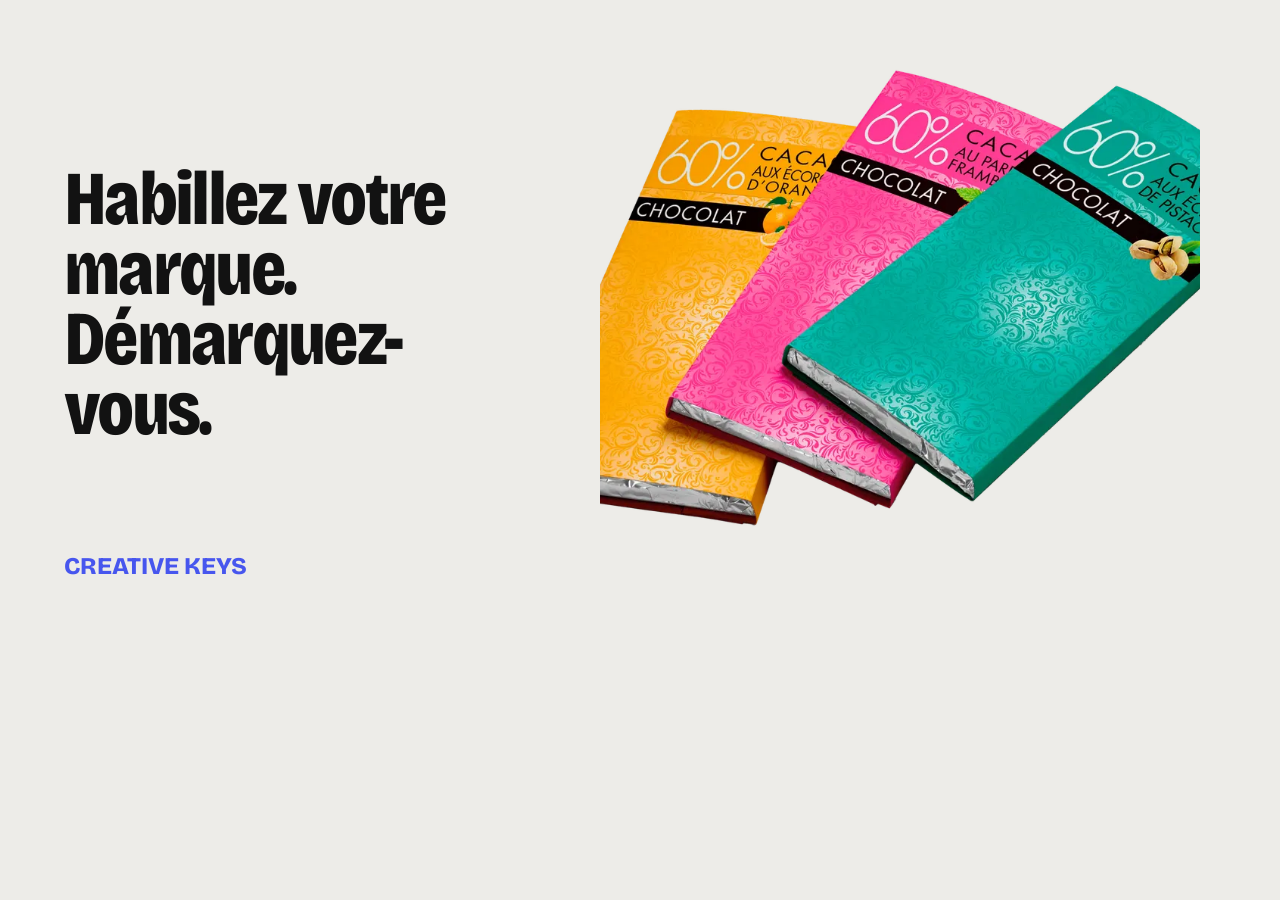
<file: _partage/accueil-fr.html>
<!doctype html><!-- Image de partage accueil (fr), gabarit droite. Pour garder ce fichier tel quel, ajouter data-ajuste sur la balise html. -->
<html lang="fr"><head><meta charset="utf-8">
<link rel="stylesheet" href="/assets/css/socle.css"><link rel="stylesheet" href="/assets/css/site.css">
<style>:root{--fond:#EDECE8;--texte:#121212}
html,body{margin:0;width:1200px;height:630px;overflow:hidden;background:var(--fond);color:var(--texte)}
.pg-carte{position:relative;width:1200px;height:630px;overflow:hidden}
.pg-photo{position:absolute;object-fit:cover;object-position:49% 47%}
.pg-logo{height:64px;width:auto;max-width:280px;object-fit:contain;object-position:left center;display:block}
.pg-accroche{font-family:var(--police-titres, Georgia, serif);font-size:62px;line-height:1.04;margin:0;text-wrap:balance;letter-spacing:-.01em}
.pg-nom{font-size:22px;font-weight:600;margin:0;opacity:.85}
</style></head><body><div class="pg-carte">
<div style="position:absolute;inset:0 600px 0 0;display:flex;flex-direction:column;justify-content:space-between;padding:56px 56px 52px 64px">
  <span></span>
  <p class="pg-accroche">Habillez votre marque. Démarquez-vous.</p>
  <p class="pg-nom">Creative Keys</p>
</div>
<img class="pg-photo" src="/assets/images/pk-chocolat60-detoure-1200.webp" alt="" data-sujet="7.2,13.2,84.8,68.4" style="left:600px;top:0;width:600px;height:630px">

</div></body></html>
</file>
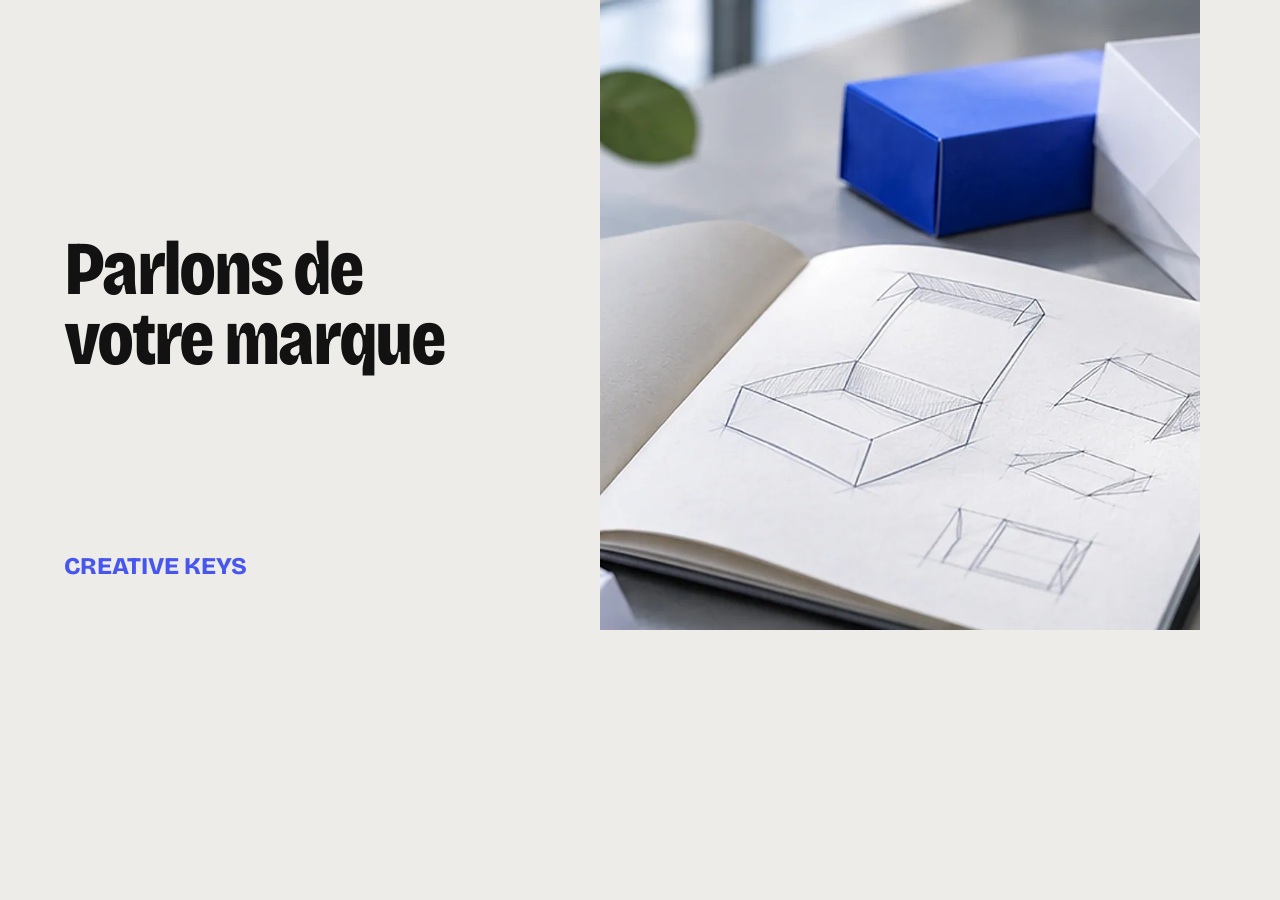
<file: _partage/contact-fr.html>
<!doctype html><!-- Image de partage contact (fr), gabarit droite. Pour garder ce fichier tel quel, ajouter data-ajuste sur la balise html. -->
<html lang="fr"><head><meta charset="utf-8">
<link rel="stylesheet" href="/assets/css/socle.css"><link rel="stylesheet" href="/assets/css/site.css">
<style>:root{--fond:#EDECE8;--texte:#121212}
html,body{margin:0;width:1200px;height:630px;overflow:hidden;background:var(--fond);color:var(--texte)}
.pg-carte{position:relative;width:1200px;height:630px;overflow:hidden}
.pg-photo{position:absolute;object-fit:cover;object-position:50% 48%}
.pg-logo{height:64px;width:auto;max-width:280px;object-fit:contain;object-position:left center;display:block}
.pg-accroche{font-family:var(--police-titres, Georgia, serif);font-size:62px;line-height:1.04;margin:0;text-wrap:balance;letter-spacing:-.01em}
.pg-nom{font-size:22px;font-weight:600;margin:0;opacity:.85}
</style></head><body><div class="pg-carte">
<div style="position:absolute;inset:0 600px 0 0;display:flex;flex-direction:column;justify-content:space-between;padding:56px 56px 52px 64px">
  <span></span>
  <p class="pg-accroche">Parlons de votre marque</p>
  <p class="pg-nom">Creative Keys</p>
</div>
<img class="pg-photo" src="/assets/images/grok/croquis-1280.webp" alt="" data-sujet="0,0,100,96.1" style="left:600px;top:0;width:600px;height:630px">

</div></body></html>
</file>
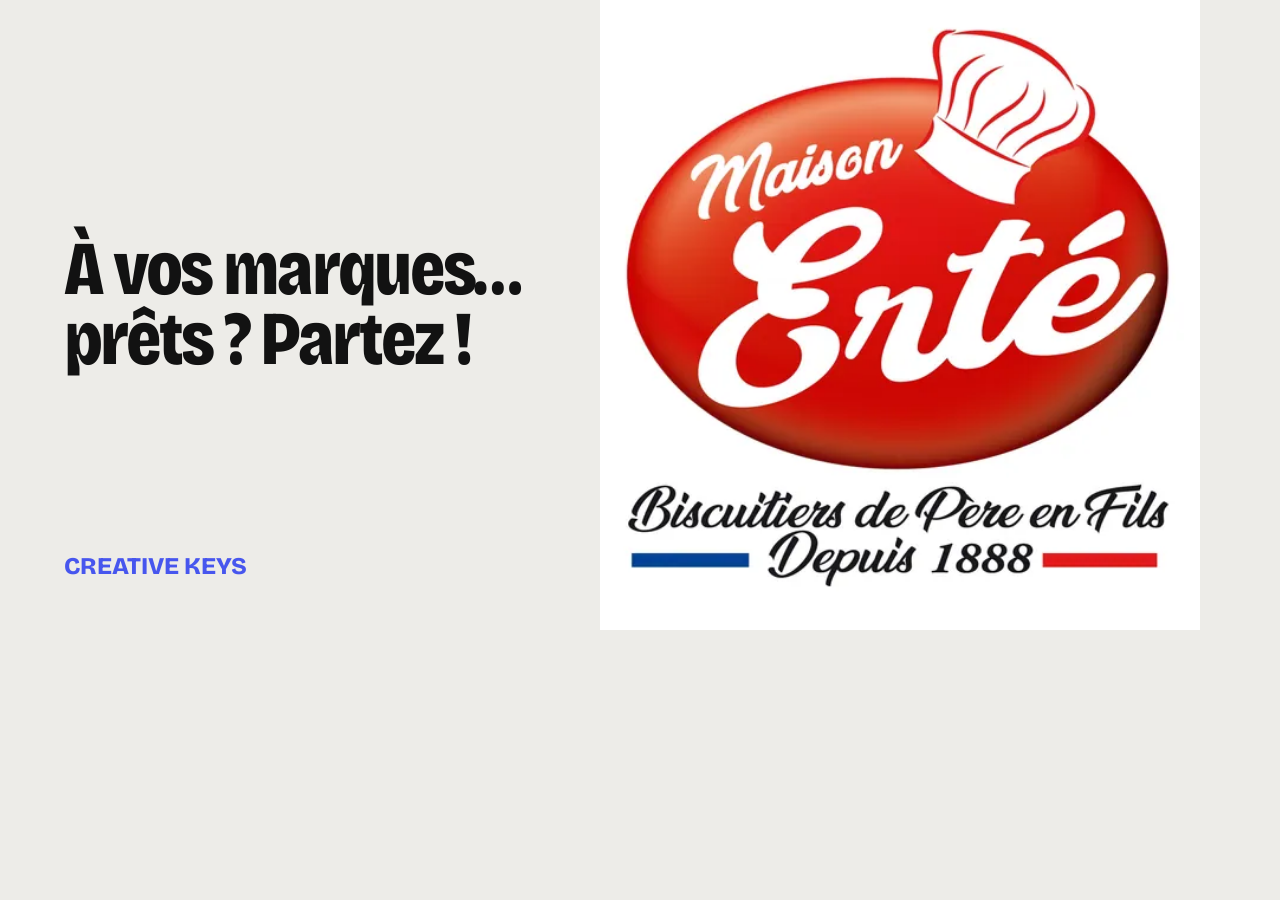
<file: _partage/logos-sites-fr.html>
<!doctype html><!-- Image de partage logos-sites (fr), gabarit droite. Pour garder ce fichier tel quel, ajouter data-ajuste sur la balise html. -->
<html lang="fr"><head><meta charset="utf-8">
<link rel="stylesheet" href="/assets/css/socle.css"><link rel="stylesheet" href="/assets/css/site.css">
<style>:root{--fond:#EDECE8;--texte:#121212}
html,body{margin:0;width:1200px;height:630px;overflow:hidden;background:var(--fond);color:var(--texte)}
.pg-carte{position:relative;width:1200px;height:630px;overflow:hidden}
.pg-photo{position:absolute;object-fit:cover;object-position:50% 38%}
.pg-logo{height:64px;width:auto;max-width:280px;object-fit:contain;object-position:left center;display:block}
.pg-accroche{font-family:var(--police-titres, Georgia, serif);font-size:62px;line-height:1.04;margin:0;text-wrap:balance;letter-spacing:-.01em}
.pg-nom{font-size:22px;font-weight:600;margin:0;opacity:.85}
</style></head><body><div class="pg-carte">
<div style="position:absolute;inset:0 600px 0 0;display:flex;flex-direction:column;justify-content:space-between;padding:56px 56px 52px 64px">
  <span></span>
  <p class="pg-accroche">À vos marques… prêts ? Partez !</p>
  <p class="pg-nom">Creative Keys</p>
</div>
<img class="pg-photo" src="/assets/images/lg-erte-800.webp" alt="" data-sujet="20.5,4.4,59.1,67.8" style="left:600px;top:0;width:600px;height:630px">

</div></body></html>
</file>
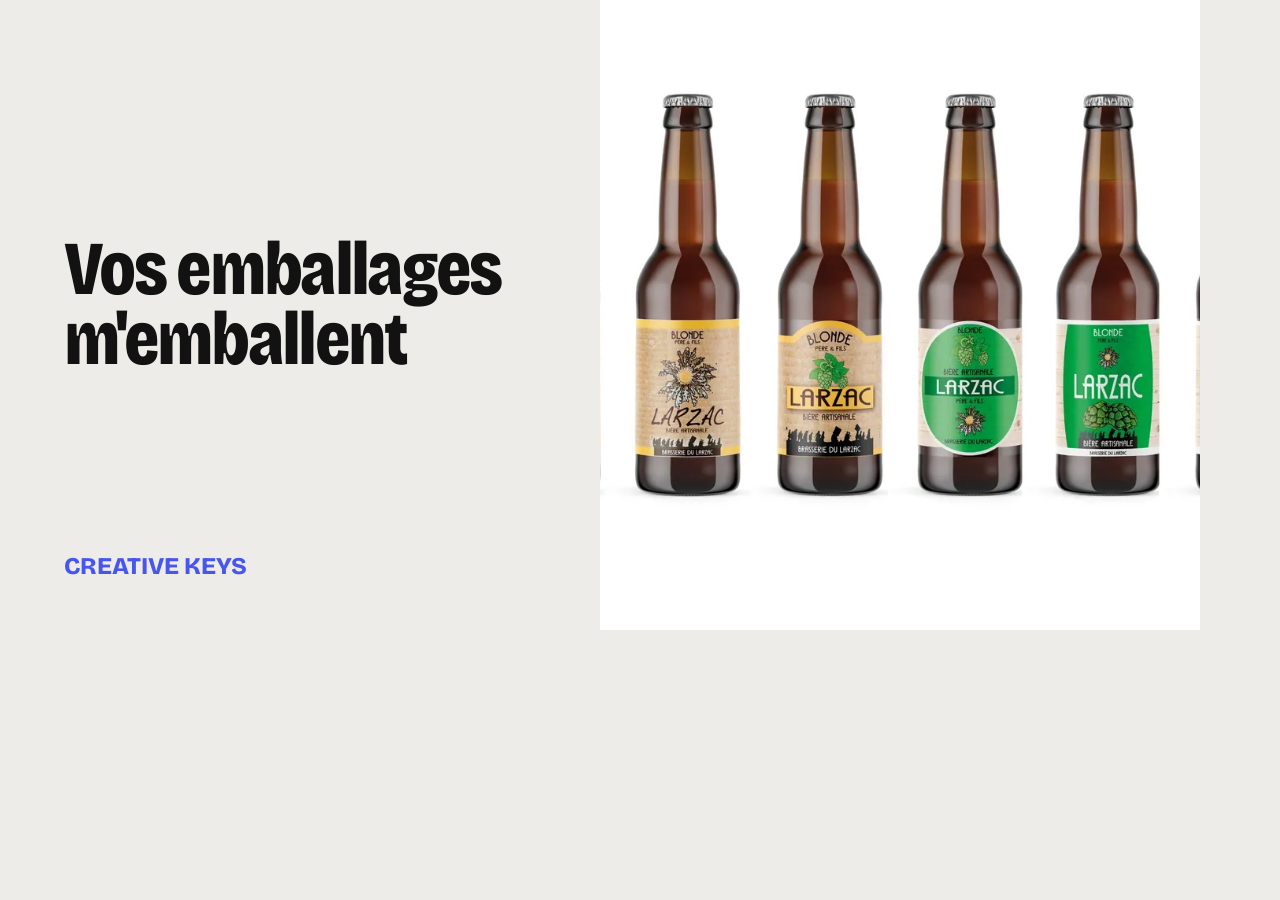
<file: _partage/packaging-fr.html>
<!doctype html><!-- Image de partage packaging (fr), gabarit droite. Pour garder ce fichier tel quel, ajouter data-ajuste sur la balise html. -->
<html lang="fr"><head><meta charset="utf-8">
<link rel="stylesheet" href="/assets/css/socle.css"><link rel="stylesheet" href="/assets/css/site.css">
<style>:root{--fond:#EDECE8;--texte:#121212}
html,body{margin:0;width:1200px;height:630px;overflow:hidden;background:var(--fond);color:var(--texte)}
.pg-carte{position:relative;width:1200px;height:630px;overflow:hidden}
.pg-photo{position:absolute;object-fit:cover;object-position:50% 47%}
.pg-logo{height:64px;width:auto;max-width:280px;object-fit:contain;object-position:left center;display:block}
.pg-accroche{font-family:var(--police-titres, Georgia, serif);font-size:62px;line-height:1.04;margin:0;text-wrap:balance;letter-spacing:-.01em}
.pg-nom{font-size:22px;font-weight:600;margin:0;opacity:.85}
</style></head><body><div class="pg-carte">
<div style="position:absolute;inset:0 600px 0 0;display:flex;flex-direction:column;justify-content:space-between;padding:56px 56px 52px 64px">
  <span></span>
  <p class="pg-accroche">Vos emballages m'emballent</p>
  <p class="pg-nom">Creative Keys</p>
</div>
<img class="pg-photo" src="/assets/images/pk-larzac-1200.webp" alt="" data-sujet="4.6,14.4,90.9,65.6" style="left:600px;top:0;width:600px;height:630px">

</div></body></html>
</file>
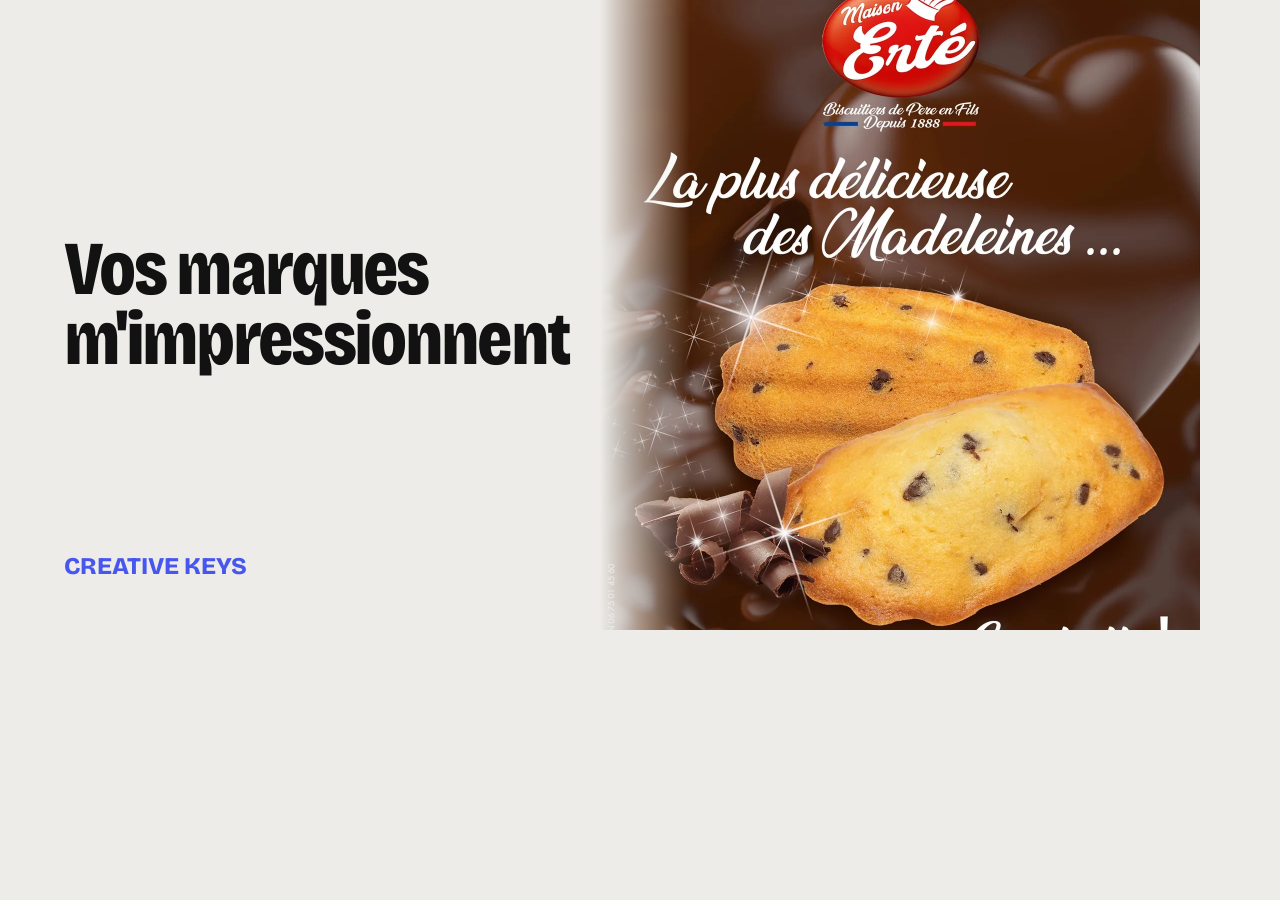
<file: _partage/print-fr.html>
<!doctype html><!-- Image de partage print (fr), gabarit droite. Pour garder ce fichier tel quel, ajouter data-ajuste sur la balise html. -->
<html lang="fr"><head><meta charset="utf-8">
<link rel="stylesheet" href="/assets/css/socle.css"><link rel="stylesheet" href="/assets/css/site.css">
<style>:root{--fond:#EDECE8;--texte:#121212}
html,body{margin:0;width:1200px;height:630px;overflow:hidden;background:var(--fond);color:var(--texte)}
.pg-carte{position:relative;width:1200px;height:630px;overflow:hidden}
.pg-photo{position:absolute;object-fit:cover;object-position:50% 48%}
.pg-logo{height:64px;width:auto;max-width:280px;object-fit:contain;object-position:left center;display:block}
.pg-accroche{font-family:var(--police-titres, Georgia, serif);font-size:62px;line-height:1.04;margin:0;text-wrap:balance;letter-spacing:-.01em}
.pg-nom{font-size:22px;font-weight:600;margin:0;opacity:.85}
</style></head><body><div class="pg-carte">
<div style="position:absolute;inset:0 600px 0 0;display:flex;flex-direction:column;justify-content:space-between;padding:56px 56px 52px 64px">
  <span></span>
  <p class="pg-accroche">Vos marques m'impressionnent</p>
  <p class="pg-nom">Creative Keys</p>
</div>
<img class="pg-photo" src="/assets/images/pr-madeleines-1200.webp" alt="" data-sujet="20.5,4.7,72.9,87.2" style="left:600px;top:0;width:600px;height:630px">
<div class="pg-voile" style="position:absolute;left:600px;top:0;width:90px;height:630px;background:linear-gradient(to right, var(--fond), transparent)"></div>
</div></body></html>
</file>
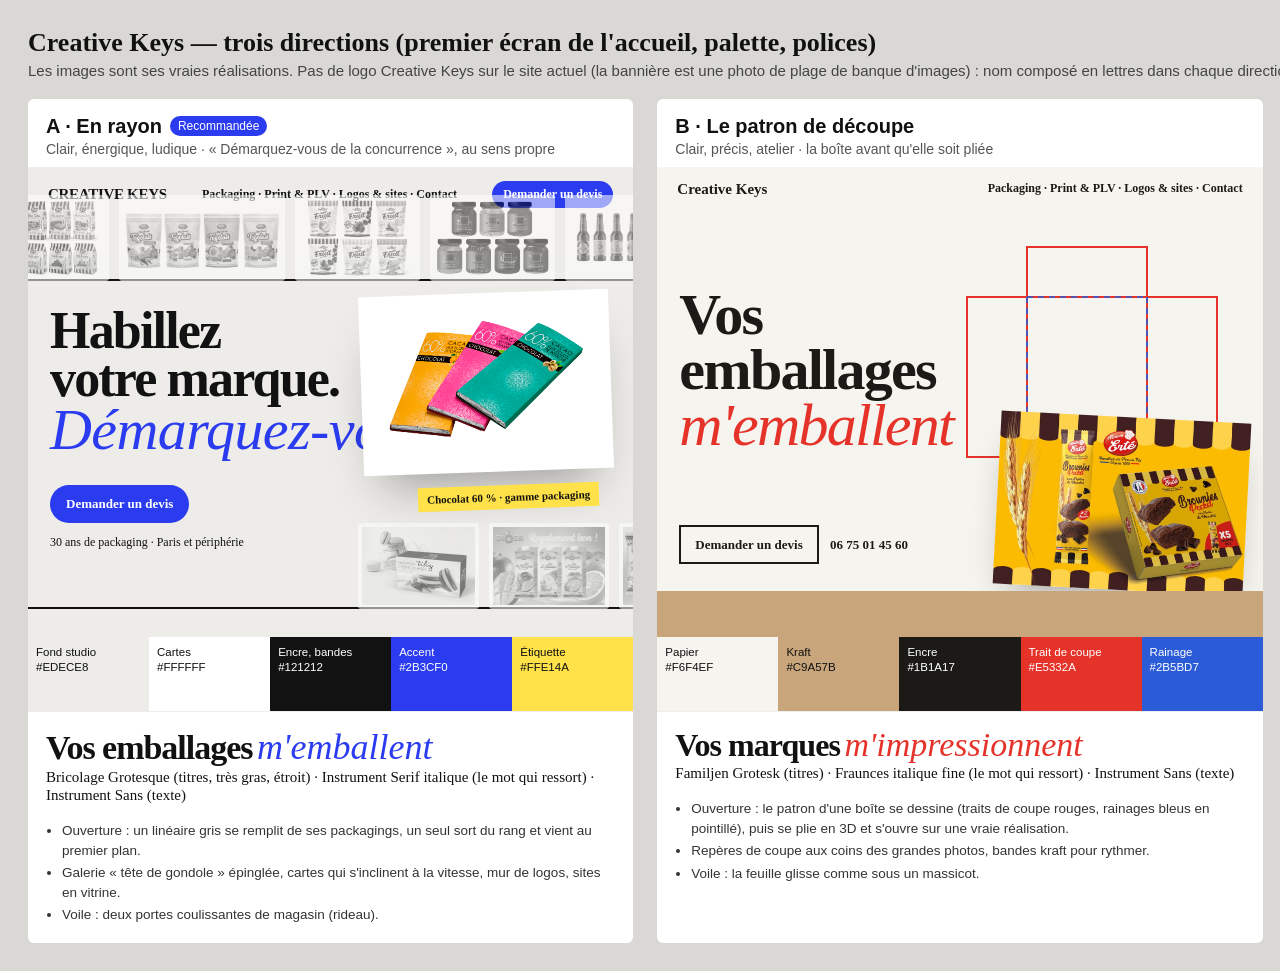
<file: _suivi/directions.html>
<!doctype html>
<html lang="fr"><head><meta charset="utf-8"><title>Creative Keys — trois directions</title>
<style>
@font-face{font-family:Brico;src:url(file:///home/claude/polices/node_modules/@fontsource-variable/bricolage-grotesque/files/bricolage-grotesque-latin-standard-normal.woff2) format('woff2');font-weight:200 800;font-stretch:75% 100%}
@font-face{font-family:ISans;src:url(file:///home/claude/polices/node_modules/@fontsource-variable/instrument-sans/files/instrument-sans-latin-standard-normal.woff2) format('woff2');font-weight:400 700;font-stretch:75% 100%}
@font-face{font-family:ISerif;font-style:italic;src:url(file:///home/claude/polices/node_modules/@fontsource/instrument-serif/files/instrument-serif-latin-400-italic.woff2) format('woff2')}
@font-face{font-family:Fam;src:url(file:///home/claude/polices/node_modules/@fontsource-variable/familjen-grotesk/files/familjen-grotesk-latin-wght-normal.woff2) format('woff2');font-weight:400 700}
@font-face{font-family:Frau;src:url(file:///home/claude/polices/node_modules/@fontsource-variable/fraunces/files/fraunces-latin-full-normal.woff2) format('woff2');font-weight:100 900}
@font-face{font-family:Frau;font-style:italic;src:url(file:///home/claude/polices/node_modules/@fontsource-variable/fraunces/files/fraunces-latin-full-italic.woff2) format('woff2');font-weight:100 900}
*{box-sizing:border-box;margin:0}
body{width:1920px;background:#d9d8d4;font-family:ISans,sans-serif;padding:28px;color:#111}
h1{font:700 26px ISans;margin:0 0 4px} .sous{font-size:15px;color:#444;margin-bottom:20px}
.grille{display:grid;grid-template-columns:repeat(3,1fr);gap:24px}
.dir{background:#fff;border-radius:6px;overflow:hidden}
.ent{padding:16px 18px 10px}.ent b{font-size:20px}.ent span:not(.reco){display:block;font-size:14px;color:#555;margin-top:3px}
.reco{display:inline-block;background:#2b3cf0;color:#fff;font-size:12px;padding:3px 8px;border-radius:20px;margin-left:8px;vertical-align:3px}
.ecran{height:470px;position:relative;overflow:hidden}
.pal{display:flex;height:74px}.pal div{flex:1;padding:8px;font-size:11.5px;line-height:1.3}
.typo{padding:14px 18px;border-top:1px solid #eee}
.idee{padding:0 18px 18px;font-size:13.5px;line-height:1.45;color:#333}
.idee li{margin:3px 0 0 16px}
/* A */
.A{background:#edece8;color:#121212}
.A .nav{display:flex;justify-content:space-between;align-items:center;padding:14px 20px;font:600 12px ISans}
.A .nav i{font:800 15px Brico;font-style:normal;font-stretch:80%;letter-spacing:-.02em}
.A .nav em{background:#2b3cf0;color:#fff;font-style:normal;padding:6px 11px;border-radius:30px}
.A .etag{position:absolute;left:0;right:0;height:2px;background:#121212}
.A .rang{position:absolute;display:flex;gap:10px;align-items:flex-end}
.A .rang img{height:86px;border-radius:3px;background:#fff;padding:4px;opacity:.55;filter:grayscale(1)}
.A h2{position:absolute;left:22px;top:140px;font:800 52px/0.92 Brico;font-stretch:78%;letter-spacing:-.035em;z-index:2}
.A h2 em{font:400 58px/0.92 ISerif;font-style:italic;color:#2b3cf0;letter-spacing:-.01em}
.A .vedette{position:absolute;right:22px;top:126px;width:250px;background:#fff;padding:10px;box-shadow:0 30px 50px -20px rgba(0,0,0,.35);transform:rotate(-2deg);z-index:2}
.A .vedette img{width:100%;display:block}
.A .tag{position:absolute;right:34px;top:318px;background:#ffe14a;font:700 11px ISans;padding:6px 9px;z-index:3;transform:rotate(-2deg)}
.A .cta{position:absolute;left:22px;top:318px;display:flex;gap:10px;align-items:center;font:600 13px ISans;z-index:2}
.A .cta b{background:#2b3cf0;color:#fff;padding:11px 16px;border-radius:30px}
/* B */
.B{background:#f6f4ef;color:#1b1a17}
.B .nav{display:flex;justify-content:space-between;padding:14px 20px;font:600 12px Fam}.B .nav b{font:700 15px Fam}
.B svg{position:absolute;left:290px;top:60px}
.B h2{position:absolute;left:22px;top:120px;font:700 58px/0.95 Fam;letter-spacing:-.03em;width:300px}
.B h2 em{font:italic 300 60px/0.95 Frau;color:#e5332a}
.B .photo{position:absolute;left:340px;top:250px;width:250px;transform:rotate(3deg);box-shadow:0 20px 40px -18px rgba(0,0,0,.4)}
.B .cta{position:absolute;left:22px;top:370px;font:600 13px Fam}.B .cta b{border:2px solid #1b1a17;padding:10px 14px;margin-right:8px}
.B .kraft{position:absolute;left:0;right:0;bottom:0;height:46px;background:#c9a57b}
/* C */
.C{background:#0e0e10;color:#f2efe9}
.C .nav{display:flex;justify-content:space-between;padding:14px 20px;font:500 12px ISans;color:#cfcac0}.C .nav b{font:600 16px Frau;color:#fff}
.C .spot{position:absolute;left:250px;top:40px;width:420px;height:420px;border-radius:50%;background:radial-gradient(circle,rgba(255,240,200,.22),rgba(255,240,200,0) 65%)}
.C h2{position:absolute;left:22px;top:120px;font:300 66px/0.92 Frau;letter-spacing:-.03em}
.C h2 em{font-style:italic;font-weight:600;color:#ffd21f}
.C .prod{position:absolute;left:300px;top:200px;width:300px;filter:drop-shadow(0 30px 30px rgba(0,0,0,.6))}
.C .cta{position:absolute;left:22px;top:350px;font:600 13px ISans}.C .cta b{background:#ffd21f;color:#0e0e10;padding:11px 16px;border-radius:2px;margin-right:8px}
.C .clair{position:absolute;left:0;right:0;bottom:0;height:46px;background:#f2f0eb}
</style></head><body>
<h1>Creative Keys — trois directions (premier écran de l'accueil, palette, polices)</h1>
<p class="sous">Les images sont ses vraies réalisations. Pas de logo Creative Keys sur le site actuel (la bannière est une photo de plage de banque d'images) : nom composé en lettres dans chaque direction.</p>
<div class="grille">

<div class="dir">
  <div class="ent"><b>A · En rayon</b><span class="reco">Recommandée</span><span>Clair, énergique, ludique · « Démarquez-vous de la concurrence », au sens propre</span></div>
  <div class="ecran A">
    <div class="nav"><i>CREATIVE KEYS</i><span>Packaging · Print & PLV · Logos & sites · Contact</span><em>Demander un devis</em></div>
    <div class="etag" style="top:112px"></div>
    <div class="rang" style="top:28px;left:-40px"><img src="dir/erte.jpg"><img src="dir/togolais.jpg"><img src="dir/dayfruits.jpg"><img src="dir/confit.jpg"><img src="dir/larzac.jpg"></div>
    <div class="etag" style="top:440px"></div>
    <div class="rang" style="top:356px;left:330px"><img src="dir/macaron.jpg"><img src="dir/diosa.jpg"><img src="dir/tortillas.jpg"></div>
    <h2>Habillez<br>votre marque.<br><em>Démarquez-vous.</em></h2>
    <div class="vedette"><img src="dir/choco.png" style="background:#fff"></div>
    <div class="tag">Chocolat 60 % · gamme packaging</div>
    <div class="cta"><b>Demander un devis</b></div><div style="position:absolute;left:22px;top:368px;font:500 12px ISans;z-index:2">30 ans de packaging · Paris et périphérie</div>
  </div>
  <div class="pal"><div style="background:#edece8">Fond studio<br>#EDECE8</div><div style="background:#fff">Cartes<br>#FFFFFF</div><div style="background:#121212;color:#fff">Encre, bandes<br>#121212</div><div style="background:#2b3cf0;color:#fff">Accent<br>#2B3CF0</div><div style="background:#ffe14a">Étiquette<br>#FFE14A</div></div>
  <div class="typo"><span style="font:800 34px Brico;font-stretch:78%;letter-spacing:-.03em">Vos emballages</span> <span style="font:400 36px ISerif;font-style:italic;color:#2b3cf0">m'emballent</span><br><span style="font:400 15px ISans">Bricolage Grotesque (titres, très gras, étroit) · Instrument Serif italique (le mot qui ressort) · Instrument Sans (texte)</span></div>
  <ul class="idee"><li>Ouverture : un linéaire gris se remplit de ses packagings, un seul sort du rang et vient au premier plan.</li><li>Galerie « tête de gondole » épinglée, cartes qui s'inclinent à la vitesse, mur de logos, sites en vitrine.</li><li>Voile : deux portes coulissantes de magasin (rideau).</li></ul>
</div>

<div class="dir">
  <div class="ent"><b>B · Le patron de découpe</b><span>Clair, précis, atelier · la boîte avant qu'elle soit pliée</span></div>
  <div class="ecran B">
    <div class="nav"><b>Creative Keys</b><span>Packaging · Print & PLV · Logos & sites · Contact</span></div>
    <svg width="330" height="300" viewBox="0 0 330 300" fill="none"><g stroke="#e5332a" stroke-width="2"><path d="M80 70h120v-50h-120zM80 70v160h120v-160M200 70h70v160h-70M80 70h-60v160h60M80 230h120v50h-120z"/></g><g stroke="#2b5bd7" stroke-width="1.6" stroke-dasharray="6 5"><path d="M80 70h120M80 230h120M200 70v160M80 70v160"/></g></svg>
    <h2>Vos emballages<br><em>m'emballent</em></h2>
    <img class="photo" src="dir/brownies.jpg">
    <div class="cta"><b>Demander un devis</b> 06 75 01 45 60</div>
    <div class="kraft"></div>
  </div>
  <div class="pal"><div style="background:#f6f4ef">Papier<br>#F6F4EF</div><div style="background:#c9a57b">Kraft<br>#C9A57B</div><div style="background:#1b1a17;color:#fff">Encre<br>#1B1A17</div><div style="background:#e5332a;color:#fff">Trait de coupe<br>#E5332A</div><div style="background:#2b5bd7;color:#fff">Rainage<br>#2B5BD7</div></div>
  <div class="typo"><span style="font:700 32px Fam;letter-spacing:-.03em">Vos marques</span> <span style="font:italic 300 34px Frau;color:#e5332a">m'impressionnent</span><br><span style="font:400 15px ISans">Familjen Grotesk (titres) · Fraunces italique fine (le mot qui ressort) · Instrument Sans (texte)</span></div>
  <ul class="idee"><li>Ouverture : le patron d'une boîte se dessine (traits de coupe rouges, rainages bleus en pointillé), puis se plie en 3D et s'ouvre sur une vraie réalisation.</li><li>Repères de coupe aux coins des grandes photos, bandes kraft pour rythmer.</li><li>Voile : la feuille glisse comme sous un massicot.</li></ul>
</div>

<div class="dir">
  <div class="ent"><b>C · Sous le spot</b><span>Sombre, premium, ludique · ses couleurs éclatent sur le noir</span></div>
  <div class="ecran C">
    <div class="nav"><b>Creative Keys</b><span>Packaging · Print & PLV · Logos & sites · Contact</span></div>
    <div class="spot"></div>
    <h2>À vos<br>marques…<br><em>Partez !</em></h2>
    <img class="prod" src="dir/versailles.png">
    <div class="cta"><b>Demander un devis</b> 06 75 01 45 60</div>
    <div class="clair"></div>
  </div>
  <div class="pal"><div style="background:#0e0e10;color:#fff">Noir vitrine<br>#0E0E10</div><div style="background:#f2f0eb">Sections utiles<br>#F2F0EB</div><div style="background:#2a2a2e;color:#fff">Cartes<br>#2A2A2E</div><div style="background:#ffd21f">Accent<br>#FFD21F</div><div style="background:#f2efe9">Texte<br>#F2EFE9</div></div>
  <div class="typo"><span style="font:300 36px Frau;letter-spacing:-.03em">Lèche-</span><span style="font:italic 600 36px Frau;color:#b8920c">vitrine</span><br><span style="font:400 15px ISans">Fraunces (titres fins et très grands, italique grasse) · Instrument Sans (texte)</span></div>
  <ul class="idee"><li>Ouverture : noir complet, un spot s'allume et suit la souris, ses packagings sortent de l'ombre.</li><li>Sections utiles en clair (catalogue, contact) pour casser le tout-sombre.</li><li>Voile : le spot se resserre sur le lien cliqué (iris).</li></ul>
</div>

</div></body></html>
</file>
<file: assets/css/socle.css>
/* Socle : règles communes à toutes les maquettes. Le style du projet va dans site.css.
   Les couleurs et polices du projet se règlent par les variables ci-dessous (redéfinies dans site.css). */
:root {
  --police-titres: Georgia, 'Times New Roman', serif;
  --police-texte: system-ui, -apple-system, 'Segoe UI', Roboto, sans-serif;
  --accent: #b3361f;
  --texte-doux: color-mix(in srgb, var(--texte) 78%, var(--fond));
  --ligne: color-mix(in srgb, var(--texte) 18%, var(--fond));
  --gouttiere: clamp(16px, 4vw, 48px);
  --largeur: 1240px;
  --rayon: 6px;
  --duree: .7s;
  --courbe: cubic-bezier(.22, 1, .36, 1);
}

*, *::before, *::after { box-sizing: border-box; }
html { -webkit-text-size-adjust: 100%; text-size-adjust: 100%; }
body {
  font-family: var(--police-texte); font-size: clamp(1rem, .96rem + .2vw, 1.125rem); line-height: 1.6;
  padding-bottom: var(--barres-h); overflow-x: clip;
}
img, picture, video, canvas, svg { display: block; max-width: 100%; }
img, video { height: auto; }
h1, h2, h3, h4 { font-family: var(--police-titres); line-height: 1.08; margin: 0 0 .5em; text-wrap: balance; font-weight: 600; }
p, li, dd, figcaption { text-wrap: pretty; }
p { margin: 0 0 1em; }
a { color: inherit; }
a[href^="mailto:"] { overflow-wrap: anywhere; }
button, input, select, textarea { font: inherit; color: inherit; }
button { cursor: pointer; }
:where(a, button, input, select, textarea, summary, [tabindex]) { -webkit-tap-highlight-color: transparent; }
:focus { outline: none; }
:focus-visible { outline: 3px solid var(--accent); outline-offset: 3px; border-radius: 2px; }
[id] { scroll-margin-top: calc(var(--entete-h) + 12px); scroll-margin-bottom: calc(var(--barres-h) + 12px); }
/* Lien profond vers une scène qui cache l'en-tête : elle arrive tout en haut de l'écran (comme aller() du socle). */
html.js:not(.secours) :is([data-entete-cache], [data-entete-cache] [id], [data-fx="plein-ecran"], [data-fx="plein-ecran"] [id]) { scroll-margin-top: 0; }
[hidden] { display: none !important; }

.visuellement-cache {
  position: absolute !important; width: 1px; height: 1px; padding: 0; margin: -1px;
  overflow: hidden; clip: rect(0 0 0 0); white-space: nowrap; border: 0;
}
.evitement {
  position: fixed; left: 12px; top: 12px; z-index: 1000; padding: 12px 16px; background: var(--texte); color: var(--fond);
  transform: translateY(-160%); text-decoration: none;
}
.evitement:focus-visible { transform: none; }
.conteneur { width: min(100% - 2 * var(--gouttiere), var(--largeur)); margin-inline: auto; }
.chiffres { font-variant-numeric: tabular-nums; }

/* Boutons : zones tactiles d'au moins 44 px. */
.bouton {
  display: inline-flex; align-items: center; justify-content: center; gap: .5em;
  min-height: 48px; min-width: 44px; padding: .7em 1.4em; border-radius: 999px;
  background: var(--accent); color: var(--fond); text-decoration: none; font-weight: 600; border: 0;
  line-height: 1.2; text-align: center;
}
.bouton--contour { background: transparent; color: inherit; box-shadow: inset 0 0 0 2px currentColor; }
.bouton[disabled] { opacity: .55; cursor: not-allowed; }

/* Apparitions : cachées par le style critique jusqu'à .vu, jamais recachées. */
html.js:not(.secours):not([data-arrivee="retour"]) [data-anime]:not([data-anime="gsap"]) {
  transform: translate3d(0, 1.2rem, 0);
  transition: opacity var(--duree) var(--courbe) var(--delai, 0s), transform var(--duree) var(--courbe) var(--delai, 0s);
}
html.js:not(.secours):not([data-arrivee="retour"]) [data-anime]:not([data-anime="gsap"]).vu { transform: none; }

/* Bibliothèque d'effets (effets.js). Apparitions : le bloc lui-même ne glisse pas, ce sont ses parties qui arrivent.
   Mêmes conditions que les apparitions : en secours, au retour et sans JavaScript, état final direct.
   Les transitions ne valent que pendant l'arrivée (.fx-fini ensuite) : celles du projet reprennent la main. */
html.js:not(.secours):not([data-arrivee="retour"]) :is([data-anime="lignes"], [data-anime="mots"], [data-anime="lettres"], [data-anime="cascade"]):not([data-anime="gsap"]) {
  transform: none; transition: opacity .25s linear var(--delai, 0s);
}
/* Masques des lignes : découpe par clip-path, débordante en haut et sur les côtés (accents), un peu en bas (jambages),
   au lieu d'un overflow et de marges : la mise en page ne change pas d'un pixel pendant la découpe. La ligne part
   d'assez bas (135 %) pour rester invisible malgré le débord du bas. */
.fx-ligne-mask { overflow: visible !important; clip-path: inset(-.4em -.6em -.2em -.6em); }
html.js:not(.secours):not([data-arrivee="retour"]) [data-anime="lignes"] .fx-ligne {
  transform: translate3d(0, 135%, 0); transition: transform 1s var(--courbe) calc(var(--delai, 0s) + var(--i, 0) * 90ms);
}
html.js:not(.secours):not([data-arrivee="retour"]) [data-anime="lignes"].vu .fx-ligne { transform: none; }
html.js:not(.secours):not([data-arrivee="retour"]) [data-anime="mots"] .fx-mot {
  opacity: 0; transform: translate3d(0, .5em, 0);
  transition: opacity .6s var(--courbe) calc(var(--delai, 0s) + var(--i, 0) * 35ms), transform .7s var(--courbe) calc(var(--delai, 0s) + var(--i, 0) * 35ms);
}
html.js:not(.secours):not([data-arrivee="retour"]) [data-anime="mots"].vu .fx-mot { opacity: 1; transform: none; }
/* Lettres : chaque mot reste d'un bloc (jamais coupé en fin de ligne), les lettres basculent en place. */
[data-anime="lettres"] :is(.fx-mot-l, .fx-lettre) { display: inline-block; }
html.js:not(.secours):not([data-arrivee="retour"]) [data-anime="lettres"] .fx-lettre {
  opacity: 0; transform: translate3d(0, .55em, 0) rotate(12deg); transform-origin: 0 100%;
  transition: opacity .5s var(--courbe) calc(var(--delai, 0s) + var(--i, 0) * 18ms), transform .8s var(--courbe) calc(var(--delai, 0s) + var(--i, 0) * 18ms);
}
html.js:not(.secours):not([data-arrivee="retour"]) [data-anime="lettres"].vu .fx-lettre { opacity: 1; transform: none; }
html.js:not(.secours):not([data-arrivee="retour"]) [data-anime="cascade"] > * { opacity: 0; transform: translate3d(0, 1.8rem, 0); }
html.js:not(.secours):not([data-arrivee="retour"]) [data-anime="cascade"]:not(.fx-fini) > * {
  transition: opacity .7s var(--courbe) calc(var(--delai, 0s) + var(--i, 0) * 80ms), transform .9s var(--courbe) calc(var(--delai, 0s) + var(--i, 0) * 80ms);
}
html.js:not(.secours):not([data-arrivee="retour"]) [data-anime="cascade"].vu > * { opacity: 1; transform: none; }
/* Rideau : règle aussi précise que celle des apparitions (sinon sa transition de découpe serait écrasée). */
html.js:not(.secours):not([data-arrivee="retour"]) [data-anime="rideau"]:not([data-anime="gsap"]) {
  transform: none; clip-path: inset(0 0 100% 0);
}
html.js:not(.secours):not([data-arrivee="retour"]) [data-anime="rideau"]:not([data-anime="gsap"]):not(.fx-fini) {
  transition: opacity .25s linear var(--delai, 0s), clip-path 1.2s cubic-bezier(.77, 0, .18, 1) var(--delai, 0s);
}
html.js:not(.secours):not([data-arrivee="retour"]) [data-anime="rideau"]:not([data-anime="gsap"]).vu { clip-path: inset(0 0 0 0); }
html.js:not(.secours):not([data-arrivee="retour"]) [data-anime="rideau"]:not([data-fx]) > :is(picture, video) { transform: scale(1.14); }
html.js:not(.secours):not([data-arrivee="retour"]) [data-anime="rideau"]:not([data-fx]):not(.fx-fini) > :is(picture, video) { transition: transform 1.6s var(--courbe) var(--delai, 0s); }
html.js:not(.secours):not([data-arrivee="retour"]) [data-anime="rideau"].vu:not([data-fx]) > :is(picture, video) { transform: none; }
/* Effets liés au défilement : l'image déplacée par GSAP n'a aucune transition CSS (une seule source par propriété). */
[data-fx="parallaxe"] > :is(picture, video, img), [data-fx="zoom"] > :is(picture, video, img) { transition: none; }
/* WebGL « onde » : le canvas, calé sur l'image, n'est visible que pendant le mouvement ; au repos, l'image d'origine, nette. */
[data-fx="onde"] { position: relative; }
.fx-onde { position: absolute; left: 0; top: 0; width: 100%; height: 100%; pointer-events: none; opacity: 0; transition: opacity .3s linear; }
.fx-onde--actif { opacity: 1; transition-duration: .12s; }
/* Image qui s'ouvre en plein écran : section haute, cadre collant en haut de l'écran (sticky, pas d'épinglage GSAP).
   En secours et sans JavaScript : image entière dans une section normale (règles [data-collant]). */
html.js:not(.secours) [data-fx="plein-ecran"] { position: relative; height: var(--fx-longueur, 260svh); }
html.js:not(.secours) [data-fx="plein-ecran"] > [data-collant] { position: sticky; top: 0; height: 100vh; height: 100svh; overflow: hidden; }
[data-fx="plein-ecran"] > [data-collant] > .media, [data-fx="plein-ecran"] [data-fx-cible] { width: 100%; height: 100%; border-radius: 0; }
:is(html.secours, html:not(.js)) [data-fx="plein-ecran"] [data-fx-cible] { height: 100svh; }
/* Mots géants : la rangée garde sa largeur (mots répétés au besoin) et ne sort jamais de son bandeau.
   En secours et sans JavaScript, les mots passent à la ligne : rien n'est coupé. */
[data-fx="mots-geants"] { overflow: hidden; overflow: clip; }
[data-fx="mots-geants"] [data-fx-rangee] { width: max-content; white-space: nowrap; margin: 0; }
:is(html.secours, html:not(.js)) [data-fx="mots-geants"] { overflow: visible; }
:is(html.secours, html:not(.js)) [data-fx="mots-geants"] [data-fx-rangee] { width: auto; white-space: normal; line-height: 1.2; }
/* Inclinaison selon la vitesse : GSAP seul tient la transformation (pas de transition CSS sur transform). */
[data-fx="vitesse"], [data-fx="mots-geants"] [data-fx-rangee] { transition-property: opacity, color, background-color, border-color, box-shadow !important; }

/* Effets au survol : au premier survol, GSAP prend la main sur la transformation (classe fx-survol) :
   plus aucune transition CSS sur transform pour cet élément. */
.fx-survol { transition-property: opacity, color, background-color, border-color, box-shadow !important; }

[data-boucle-css].hors-ecran, [data-boucle-css].hors-ecran *, [data-boucle-css].en-pause, [data-boucle-css].en-pause * { animation-play-state: paused !important; }

/* En-tête : opaque, jamais coupé, se cache en descendant. */
[data-entete] {
  position: fixed; inset: 0 0 auto; z-index: 800; background: var(--fond);
  border-bottom: 1px solid var(--ligne); transition: transform .35s var(--courbe);
}
html.entete-cache [data-entete], html.scene-sans-entete:not(.menu-ouvert) [data-entete] { transform: translateY(-100%); }
.entete-rangee {
  display: flex; align-items: center; gap: clamp(8px, 2vw, 28px);
  min-height: 64px; padding: 8px var(--gouttiere); max-width: calc(var(--largeur) + 2 * var(--gouttiere)); margin-inline: auto;
}
.entete-logo { display: inline-flex; align-items: center; gap: .6em; min-height: 44px; text-decoration: none; font-weight: 700; flex: none; }
.entete-logo img { width: 36px; height: 36px; }
[data-nav] { flex: 1 1 auto; min-width: 0; display: flex; justify-content: flex-end; }
[data-nav] ul { display: flex; gap: clamp(12px, 2vw, 28px); list-style: none; margin: 0; padding: 0; min-width: 0; overflow: hidden; white-space: nowrap; }
/* Un lien de navigation ne passe jamais à la ligne : sinon il « tient » sur deux lignes et le relais
   (deuxième rangée, bouton Menu) ne se déclenche pas. */
[data-nav] a { display: inline-flex; align-items: center; min-height: 44px; text-decoration: none; white-space: nowrap; }
[data-nav] a[aria-current] { text-decoration: underline; text-underline-offset: .35em; text-decoration-thickness: 2px; }
.entete-actions { display: flex; align-items: center; gap: 8px; flex: none; }
.entete-actions .bouton { min-height: 44px; padding-inline: 1.1em; }
.entete-langue { display: inline-flex; align-items: center; justify-content: center; min-width: 44px; min-height: 44px; text-decoration: none; font-weight: 600; text-transform: uppercase; }
[data-menu-bouton] { display: none; min-height: 44px; min-width: 44px; padding: 0 14px; border: 0; border-radius: 999px; background: var(--texte); color: var(--fond); font-weight: 600; }
html.nav-compacte [data-nav] { display: none; }
html.nav-compacte [data-menu-bouton] { display: inline-flex; align-items: center; }
html.nav-compacte .entete-actions { margin-left: auto; }
/* Dès 900 px, les liens qui ne tiennent pas à côté du logo passent sur une deuxième rangée (entete.js) :
   jamais le bouton Menu seul sur ordinateur. L'en-tête est plus haut : --entete-h suit (mesures.js). */
html.nav-deux-rangees .entete-rangee { flex-wrap: wrap; row-gap: 0; }
html.nav-deux-rangees [data-nav] { order: 3; flex: 1 0 100%; justify-content: flex-start; border-top: 1px solid var(--ligne); }
html.nav-deux-rangees .entete-actions { margin-left: auto; }
html.nav-deux-lignes [data-nav] ul { flex-wrap: wrap; row-gap: 0; column-gap: clamp(12px, 1.6vw, 24px); }
@media (max-width: 520px) { .entete-actions .bouton { display: none; } }

/* Sans JavaScript : l'en-tête reste dans le flux (sa hauteur n'est pas mesurée, rien ne passe dessous).
   Dès 900 px, les liens passent à la ligne sous le logo ; en dessous, un lien Menu ouvre le menu plein écran
   par son ancre (#menu:target) et un lien Fermer le referme. */
.menu-sansjs, .menu-sansjs-fermer { display: none; }
html:not(.js) { --entete-h: 0px; }
html:not(.js) [data-entete] { position: relative; }
@media (min-width: 900px) {
  html:not(.js) .entete-rangee { flex-wrap: wrap; row-gap: 0; }
  html:not(.js) [data-nav] { order: 3; flex: 1 0 100%; justify-content: flex-start; }
  html:not(.js) [data-nav] ul { flex-wrap: wrap; column-gap: clamp(12px, 2vw, 28px); row-gap: 0; }
  html:not(.js) .entete-actions { margin-left: auto; }
}
@media (max-width: 899px) {
  html:not(.js) [data-nav] { display: none; }
  html:not(.js) .entete-actions { margin-left: auto; }
  html:not(.js) .menu-sansjs {
    display: inline-flex; align-items: center; min-height: 44px; min-width: 44px; padding: 0 14px; border-radius: 999px;
    background: var(--texte); color: var(--fond); font-weight: 600; text-decoration: none;
  }
}
html:not(.js) #menu:target { z-index: 810; visibility: visible; opacity: 1; transition: none; padding-top: 24px; }
html:not(.js) #menu:target li { opacity: 1; transform: none; transition: none; }
html:not(.js) #menu:target .menu-sansjs-fermer { display: block; margin: 0 0 16px; }
html:not(.js) .menu-sansjs-fermer a { display: inline-flex; align-items: center; min-height: 44px; font-weight: 600; }
/* Cible du lien Fermer : fixe, elle ne fait pas défiler la page quand le menu se referme. */
#menu-ferme { position: fixed; top: 0; left: 0; width: 1px; height: 1px; pointer-events: none; }
/* Sans JavaScript, la barre fixe du téléphone n'est pas mesurée : sa hauteur est réservée d'office. */
@media (max-width: 760px) { html:not(.js) { --barres-h: calc(65px + env(safe-area-inset-bottom)); } }

/* Menu : plein écran, liens qui arrivent l'un après l'autre. */
[data-menu] {
  position: fixed; inset: 0; z-index: 790; background: var(--menu-fond, var(--fond)); overflow-y: auto; overscroll-behavior: contain;
  padding: calc(var(--entete-h) + 24px) var(--gouttiere) calc(32px + var(--barres-h));
  visibility: hidden; opacity: 0; transition: opacity .3s var(--courbe), visibility 0s .3s;
}
html.menu-ouvert [data-menu] { visibility: visible; opacity: 1; transition: opacity .3s var(--courbe); }
html.menu-ouvert [data-entete] { transform: none; }
[data-menu] ul { list-style: none; margin: 0 0 32px; padding: 0; }
[data-menu] li { opacity: 0; transform: translateY(12px); transition: opacity .4s var(--courbe), transform .4s var(--courbe); transition-delay: calc(var(--i, 0) * 50ms + 80ms); }
html.menu-ouvert [data-menu] li { opacity: 1; transform: none; }
[data-menu] .menu-lien { display: flex; align-items: center; min-height: 52px; font-family: var(--police-titres); font-size: clamp(1.6rem, 7vw, 2.6rem); text-decoration: none; }
[data-menu] .menu-lien[aria-current] { color: var(--accent); }

/* Voile de transition (état de départ dans le style critique). */
[data-voile] { display: grid; place-items: center; color: var(--fond); }
.voile-contenu { display: grid; justify-items: center; gap: 12px; text-align: center; padding: var(--gouttiere); }
.voile-contenu img { width: 56px; height: 56px; }
[data-voile-libelle] { font-family: var(--police-titres); font-size: clamp(1.6rem, 5vw, 3rem); }
/* Forme « vague » : bords ondulés du voile (en haut à la montée, en bas au retrait), posés par le gabarit. */
[data-voile] .voile-vague { position: absolute; left: 0; width: 100%; height: clamp(60px, 12vh, 120px); fill: var(--voile-fond); pointer-events: none; }
[data-voile] .voile-vague--haut { bottom: calc(100% - 1px); transform-origin: 50% 100%; }
[data-voile] .voile-vague--bas { top: calc(100% - 1px); transform-origin: 50% 0; }
/* Trou qui s'ouvre dans le voile (forme « iris ») ou dans le panneau de l'intro (versObjet) :
   variables --cx, --cy (centre) et --trou (rayon), posées image par image par le socle. */
[data-voile].avec-trou, .ouverture-panneau.avec-trou {
  -webkit-mask: radial-gradient(circle at var(--cx, 50%) var(--cy, 50%), transparent var(--trou, -2px), #000 calc(var(--trou, -2px) + 1px));
          mask: radial-gradient(circle at var(--cx, 50%) var(--cy, 50%), transparent var(--trou, -2px), #000 calc(var(--trou, -2px) + 1px));
}

/* Barre fixe du téléphone : action principale et contact rapide. */
[data-barre-fixe] {
  position: fixed; inset: auto 0 0; z-index: 780; display: none; gap: 8px;
  padding: 8px var(--gouttiere) calc(8px + env(safe-area-inset-bottom)); background: var(--fond); border-top: 1px solid var(--ligne);
  transition: transform .3s var(--courbe);
}
[data-barre-fixe] .bouton { flex: 1; min-height: 48px; }
[data-barre-fixe].barre-masquee { transform: translateY(110%); }
@media (max-width: 760px) { [data-barre-fixe] { display: flex; } }

/* Écrans plein cadre et sections épinglées : tout tient dans la partie visible. */
.ecran {
  min-height: 100vh; min-height: 100svh; display: flex; flex-direction: column;
  padding-top: calc(var(--entete-h) + 16px); padding-bottom: calc(var(--barres-h) + 16px);
}
.ecran.epingle { height: 100vh; height: 100svh; min-height: 0; }
.ecran .piste { flex: 1 1 auto; min-height: 0; max-height: 820px; }

/* Scènes épinglées ou collantes du projet ([data-scene], .ecran.epingle) : en secours et sans
   JavaScript, plus rien n'est épinglé, la scène prend la hauteur de son contenu (au moins un écran) au lieu
   d'être coupée. Son cadre collant [data-collant] redevient un bloc normal. */
:is(html.secours, html:not(.js)) :is([data-scene], .ecran.epingle) { height: auto !important; min-height: 100svh; }
:is(html.secours, html:not(.js)) [data-collant] { position: relative !important; top: auto !important; height: auto !important; min-height: 100svh; }

/* Faces arrière d'un objet en 3D (verso d'une carte, dos d'un volet) : jamais visibles de dos ;
   en secours et sans JavaScript, l'objet est posé ouvert et son dos est retiré (sinon il recouvre le texte). */
[data-face="dos"] { backface-visibility: hidden; -webkit-backface-visibility: hidden; }
:is(html.secours, html:not(.js)) [data-face="dos"] { display: none !important; }

/* Écrans bas. 1366×768 et moins de 820 px de haut sur ordinateur : .masque-ecran-bas se retire (phrase
   d'introduction, surtitre, légende), pour que le premier écran et les scènes épinglées tiennent.
   Téléphone à l'horizontale et moins de 500 px de haut : .masque-ecran-tres-bas se retire aussi, et les
   écrans plein cadre se resserrent. Les tailles des titres d'ouverture se règlent dans site.css, dans les
   mêmes requêtes (@media (max-height: 820px) and (min-width: 761px), puis (max-height: 500px)). */
@media (max-height: 820px) and (min-width: 761px) { .masque-ecran-bas { display: none !important; } }
@media (max-height: 500px) {
  .masque-ecran-bas, .masque-ecran-tres-bas { display: none !important; }
  .ecran { padding-top: calc(var(--entete-h) + 8px); padding-bottom: calc(var(--barres-h) + 8px); }
}

/* Médias : cadrage réglé par --cadrage (object-position), mention des illustrations générées. */
.media { position: relative; margin: 0; overflow: hidden; border-radius: var(--rayon); background: color-mix(in srgb, var(--texte) 8%, var(--fond)); } /* jamais de case vide pendant le chargement */
.media picture { display: block; width: 100%; height: 100%; }
.media img, .media video { width: 100%; height: 100%; object-fit: cover; object-position: var(--cadrage, 50% 50%); }
@media (max-width: 760px) { .media img, .media video { object-position: var(--cadrage-mobile, var(--cadrage, 50% 50%)); } }
.mention-ia {
  position: absolute; right: 8px; bottom: 8px; z-index: 2; padding: 3px 8px; border-radius: 999px;
  background: rgba(0, 0, 0, .66); color: #fff; font: 600 12px/1.4 var(--police-texte); letter-spacing: .01em; pointer-events: none;
}

/* Formulaires. */
.champ { display: grid; gap: 6px; margin-bottom: 18px; }
.champ label { font-weight: 600; }
.champ input, .champ select, .champ textarea {
  min-height: 48px; padding: 10px 12px; border: 1px solid color-mix(in srgb, var(--texte) 45%, var(--fond)); border-radius: var(--rayon); background: var(--fond);
}
.champ [aria-invalid="true"] { border-color: #b00020; }
.champ-erreur { margin: 0; color: #b00020; font-size: .95rem; }
.mention-donnees { font-size: .9rem; color: var(--texte-doux); }
[data-message-envoi] { padding: 12px 16px; border-radius: var(--rayon); background: color-mix(in srgb, var(--accent) 12%, var(--fond)); }

/* Barre de lecture des pages longues. */
[data-barre-lecture] { position: fixed; left: 0; right: 0; top: var(--entete-h); height: 3px; z-index: 805; background: var(--accent); transform: scaleX(0); transform-origin: 0 50%; }
html.entete-cache [data-barre-lecture] { top: 0; }

/* Curseur personnalisé (souris uniquement, activé par data-curseur sur html). */
.curseur {
  position: fixed; left: -8px; top: -8px; z-index: 1001; width: 16px; height: 16px; border-radius: 50%;
  border: 2px solid var(--accent); pointer-events: none; opacity: 0; transition: opacity .2s, width .2s, height .2s, left .2s, top .2s;
}
html.curseur-actif .curseur { opacity: 1; }
.curseur.curseur-lien { width: 40px; height: 40px; left: -20px; top: -20px; }
.curseur.curseur-cache { opacity: 0 !important; }

/* Pied de page. */
.pied { padding: 56px 0 32px; border-top: 1px solid var(--ligne); }
.pied-grille { display: grid; gap: 32px; grid-template-columns: repeat(auto-fit, minmax(200px, 1fr)); }
.pied ul { list-style: none; margin: 0; padding: 0; }
.pied a, .pied button.lien { display: inline-flex; align-items: center; min-height: 44px; }
button.lien { background: none; border: 0; padding: 0; text-decoration: underline; text-underline-offset: .2em; }
.pied-bas { display: flex; flex-wrap: wrap; justify-content: space-between; gap: 12px; margin-top: 32px; font-size: .9rem; color: var(--texte-doux); }
</file>
<file: assets/css/site.css>
/* Creative Keys · direction « En rayon ». Un seul système pour tout le site :
   fond gris studio, cartes blanches, bandes encre, accent bleu électrique, étiquette de rayon jaune.
   Titres Bricolage Grotesque très gras et étroits, un mot en Instrument Serif italique, texte en Instrument Sans. */

@font-face { font-family: 'Bricolage'; src: url('/assets/fonts/bricolage.woff2') format('woff2'); font-weight: 200 800; font-stretch: 75% 100%; font-display: swap; }
@font-face { font-family: 'Instrument Sans'; src: url('/assets/fonts/instrument-sans.woff2') format('woff2'); font-weight: 400 700; font-stretch: 75% 100%; font-display: swap; }
@font-face { font-family: 'Instrument Serif'; src: url('/assets/fonts/instrument-serif-italique.woff2') format('woff2'); font-style: italic; font-weight: 400; font-display: swap; }
/* Polices de secours ajustées : le texte ne saute pas à l'arrivée des vraies polices. */
@font-face { font-family: 'Bricolage repli'; src: local('Arial Narrow'), local('ArialNarrow'), local('Arial'); size-adjust: 88%; ascent-override: 98%; descent-override: 26%; }
@font-face { font-family: 'Instrument Sans repli'; src: local('Arial'), local('Helvetica'); size-adjust: 96%; }
@font-face { font-family: 'Instrument Serif repli'; src: local('Georgia'), local('Times New Roman'); size-adjust: 92%; font-style: italic; }

:root {
  --carte: #ffffff;
  --encre: #121212;
  --accent: #2B3CF0;
  --accent-fonce: #1C29C4;
  --jaune: #FFE14A;
  --police-titres: 'Bricolage', 'Bricolage repli', 'Arial Narrow', sans-serif;
  --police-texte: 'Instrument Sans', 'Instrument Sans repli', system-ui, sans-serif;
  --police-mot: 'Instrument Serif', 'Instrument Serif repli', Georgia, serif;
  --ligne: color-mix(in srgb, var(--texte) 16%, var(--fond));
  --rayon: 6px;
  --largeur: 1320px;
  --ombre: 0 1px 0 rgba(18, 18, 18, .06), 0 18px 40px -24px rgba(18, 18, 18, .35);
  --section: clamp(64px, 9vw, 132px);
}

body { font-size: clamp(1rem, .97rem + .18vw, 1.125rem); }
h1, h2, h3 { font-family: var(--police-titres); font-weight: 800; font-stretch: 80%; letter-spacing: -.03em; }

/* Titres : très gras, étroits, un mot en italique. */
.titre { font-family: var(--police-titres); font-weight: 800; font-stretch: 80%; letter-spacing: -.03em; font-size: clamp(2.3rem, 1.3rem + 4vw, 5.4rem); line-height: .94; margin: 0 0 .35em; }
.titre--xl { font-size: clamp(2.5rem, 1.2rem + 5vw, 6.4rem); }
.titre--page { font-size: clamp(2.7rem, min(8.2vw, 12.5vh), 8rem); line-height: 1.02; }
.titre--page + p, #debut .surtitre { margin-bottom: 22px; }
.titre--etape { font-size: clamp(1.6rem, 1.2rem + 1.6vw, 2.4rem); line-height: 1; margin-bottom: 18px; padding: 0; }
.mot { font-family: var(--police-mot); font-style: italic; font-weight: 400; font-stretch: normal; letter-spacing: -.01em; color: var(--accent); font-size: 1.06em; }
.titre-num { font-family: var(--police-texte); font-size: max(.8rem, .32em); font-weight: 600; letter-spacing: .04em; vertical-align: .9em; color: var(--accent); }
.surtitre { display: flex; align-items: center; gap: 10px; margin: 0 0 16px; font: 600 .84rem/1.2 var(--police-texte); letter-spacing: .14em; text-transform: uppercase; }
.surtitre::before { content: ''; flex: none; width: 10px; height: 10px; background: var(--accent); }
.texte-large { font-size: clamp(1.08rem, 1rem + .4vw, 1.3rem); max-width: 34em; }
.ligne-masque { display: block; clip-path: inset(-.5em -.6em -.28em -.6em); }
html.pret .ligne-masque, :is(html.secours, html:not(.js)) .ligne-masque { clip-path: none; }
.ligne-masque > * { display: block; }

/* Bandes : encre (offre), blanche (outils), bleue (appel final). */
.bande-encre { background: var(--encre); color: #F4F3EF; --texte-doux: #C9C7C0; }
.bande-encre .mot, .bande-bleue .mot { color: var(--jaune); }
.bande-encre .surtitre::before { background: var(--jaune); }
.bande-blanche { background: var(--carte); }
.bande-bleue { background: var(--accent); color: #fff; }
.bande-bleue .surtitre::before { background: var(--jaune); }
section { position: relative; }

/* Boutons. */
.bouton { background: var(--accent); color: #fff; font-weight: 600; letter-spacing: .01em; }
.bouton:hover { background: var(--accent-fonce); }
.bouton--contour { background: transparent; color: inherit; }
.bouton--contour:hover { background: color-mix(in srgb, currentColor 10%, transparent); }
.bouton--clair { background: var(--jaune); color: var(--encre); }
.bouton--clair:hover { background: #fff; }

/* Étiquette de rayon : marque et produit des réalisations (information réelle, jamais un décor). */
.etiquette { display: inline-flex; flex-wrap: wrap; align-items: baseline; gap: .15em .5em; margin: 0; padding: .4em .75em .45em; background: var(--jaune); color: var(--encre); font-size: .86rem; line-height: 1.25; border-radius: 2px; }
.etiquette strong { font-weight: 700; text-transform: uppercase; letter-spacing: .04em; font-size: .82rem; }
.etiquette--grande { font-size: 1rem; padding: .55em .95em; }
.etiquette--grande strong { font-size: .9rem; }

/* En-tête : mot-symbole CK. */
[data-entete] { border-bottom-color: transparent; }
html.defile-un-peu [data-entete] { border-bottom-color: var(--ligne); }
.entete-logo { gap: .55em; }
.logo-marque { display: inline-grid; place-items: center; width: 36px; height: 36px; border-radius: 7px; background: var(--accent); color: #fff; font: 800 .95rem/1 var(--police-titres); font-stretch: 78%; letter-spacing: -.02em; box-shadow: inset 0 -4px 0 var(--jaune); }
.logo-mot { font: 800 1.2rem/1 var(--police-titres); font-stretch: 78%; letter-spacing: -.02em; text-transform: uppercase; }
.logo-mot span { color: var(--accent); }
[data-nav] a { font-weight: 600; font-size: .98rem; }
[data-nav] a[aria-current] { text-decoration-color: var(--accent); }
[data-menu-bouton] { background: var(--encre); color: #fff; }

/* Menu plein écran. */
[data-menu] .menu-lien { font-weight: 800; font-stretch: 78%; letter-spacing: -.03em; font-size: clamp(2.2rem, 9vw, 3.6rem); }

/* Voile : deux portes coulissantes encre, mot-symbole et nom de la page. */
.voile-contenu { color: #fff; }
.voile-marque { font: 600 .82rem/1 var(--police-texte); letter-spacing: .2em; text-transform: uppercase; color: var(--jaune); }
[data-voile-libelle] { font-weight: 800; font-stretch: 78%; letter-spacing: -.03em; font-size: clamp(2.4rem, 7vw, 4.6rem); }

/* ---------- Intro « En rayon » (panneau du gabarit commun) ---------- */
.ouverture-panneau { color: var(--texte); overflow: hidden; }
.intro-rayons { position: absolute; inset: 0; display: grid; grid-template-rows: repeat(3, 1fr); padding: 7vh 0 9vh; }
.intro-etagere { position: relative; display: flex; flex-direction: column; justify-content: flex-end; }
.intro-rang { display: flex; justify-content: center; gap: clamp(10px, 2vw, 26px); padding-bottom: 8px; }
.intro-facing { width: clamp(84px, min(17vw, 22vh), 210px); aspect-ratio: 3 / 2; background: #fff; border-radius: 3px; padding: 4px; opacity: 0; }
.intro-facing img { width: 100%; height: 100%; object-fit: cover; filter: grayscale(1); opacity: .6; }
.intro-trou { width: clamp(84px, min(17vw, 22vh), 210px); }
.intro-trait { display: block; height: 8px; background: var(--encre); transform-origin: 0 50%; transform: scaleX(0); }
.ouverture-nom { position: relative; z-index: 2; margin: 0; padding: .1em .3em; background: var(--fond); font: 800 clamp(2.6rem, min(10vw, 13vh), 8rem)/.9 var(--police-titres); font-stretch: 76%; letter-spacing: -.04em; text-transform: uppercase; }
.ouverture-ligne { position: relative; z-index: 2; margin: 10px 0 0; padding: .3em .7em; background: var(--fond); font: 600 .82rem/1.2 var(--police-texte); letter-spacing: .2em; text-transform: uppercase; }
.ouverture-objet { position: absolute; z-index: 3; left: 50%; top: 50%; width: clamp(130px, min(26vw, 30vh), 300px); height: auto; translate: -50% -58%; opacity: 0; }
@media (max-width: 760px) {
  .intro-rang .intro-facing:nth-child(n+4) { display: none; }
  .intro-rang:has(.intro-trou) .intro-facing:nth-child(n+4) { display: block; }
  .intro-rang:has(.intro-trou) .intro-facing:first-child, .intro-rang:has(.intro-trou) .intro-facing:last-child { display: none; }
}

/* ---------- Accueil : ouverture ---------- */
.hero { display: grid; grid-template-rows: auto minmax(0, 1fr) auto; min-height: 100vh; min-height: 100svh; padding-top: var(--entete-h); padding-bottom: var(--barres-h); overflow: hidden; }
.hero-rayons { position: relative; height: clamp(64px, 12.5svh, 124px); overflow: hidden; }
.hero-rayons--haut { margin-top: 6px; }
.rayon { position: absolute; inset: 0; }
.rayon-piste { display: flex; gap: clamp(10px, 1.4vw, 18px); height: calc(100% - 9px); width: max-content; padding-left: clamp(10px, 1.4vw, 18px); align-items: flex-end; }
.facing { flex: none; height: 100%; aspect-ratio: 3 / 2; padding: 4px; background: var(--carte); border-radius: 3px; }
.facing img { width: 100%; height: 100%; object-fit: cover; filter: grayscale(1); opacity: .5; transition: filter .5s, opacity .5s; }
@media (hover: hover) and (pointer: fine) { .facing:hover img { filter: none; opacity: 1; } }
.rayon-etagere { position: absolute; left: 0; right: 0; bottom: 0; height: 9px; background: var(--encre); }
.hero-grille { display: grid; grid-template-columns: minmax(0, 1.12fr) minmax(0, .88fr); align-items: center; gap: clamp(16px, 3vw, 48px); padding-block: clamp(10px, 2.4svh, 32px); }
.hero-titre { font-size: clamp(2.6rem, min(7.4vw, 10.6vh), 7.6rem); line-height: 1.02; margin: 0 0 .32em; }
.hero-titre .mot { font-size: 1.04em; line-height: inherit; }
.hero-intro { max-width: 31em; font-size: clamp(1.02rem, .96rem + .3vw, 1.22rem); margin-bottom: 1.1em; }
.hero-actions { display: flex; flex-wrap: wrap; gap: 10px 12px; margin-bottom: 12px; }
.hero-info { margin: 0; font-weight: 600; font-size: .95rem; display: flex; align-items: center; gap: 8px; }
.hero-info::before { content: ''; width: 8px; height: 8px; border-radius: 50%; background: var(--accent); }
.hero-vedette { position: relative; justify-self: center; width: min(100%, calc(52svh * 1.44), 600px); }
.vedette-objet { position: relative; }
.vedette-media { background: none; border-radius: 0; overflow: visible; aspect-ratio: 2000 / 1387; }
.vedette-media img { object-fit: contain; }
.vedette-ombre { position: absolute; left: 12%; right: 12%; bottom: 4%; height: 18%; background: radial-gradient(closest-side, rgba(18, 18, 18, .32), rgba(18, 18, 18, 0)); }
.hero-etiquette { position: absolute; right: 4%; bottom: 2%; transform: rotate(-4deg); box-shadow: var(--ombre); }
@media (max-width: 760px) {
  .hero { grid-template-rows: auto auto auto; min-height: 0; }
  .hero-rayons--bas { display: none; }
  .hero-rayons--haut { height: 62px; }
  .hero-grille { grid-template-columns: minmax(0, 1fr); padding-top: 14px; gap: 8px; }
  .hero-titre { font-size: clamp(2.5rem, 12.5vw, 3.6rem); }
  .hero-vedette { width: min(84vw, 380px); margin-top: 8px; }
}
@media (max-height: 820px) and (min-width: 761px) {
  .hero-rayons { height: clamp(56px, 10.5svh, 96px); }
  .hero-titre { font-size: clamp(2.4rem, min(6.6vw, 10vh), 6rem); }
  .hero-intro { margin-bottom: .7em; }
}
@media (max-height: 500px) and (min-width: 761px) {
  .hero-rayons { height: 46px; }
  .hero-rayons--bas { display: none; }
  .hero-titre { font-size: clamp(2rem, 9vh, 3.2rem); }
  .hero-vedette { width: min(100%, calc(58svh * 1.44)); }
  .hero-actions { margin-bottom: 6px; }
}

/* ---------- Accueil : sections ---------- */
.studio { padding-block: var(--section) clamp(24px, 3vw, 56px); }
.studio-grille { display: grid; grid-template-columns: minmax(0, 1fr) minmax(0, 1fr); gap: clamp(28px, 5vw, 80px); align-items: center; }
.studio-media { aspect-ratio: 3 / 2; box-shadow: var(--ombre); }
.chiffres { display: grid; grid-template-columns: repeat(3, minmax(0, 1fr)); gap: 18px; list-style: none; margin: 34px 0 0; padding: 0; border-top: 2px solid var(--encre); }
.chiffres li { padding-top: 14px; display: grid; gap: 4px; align-content: start; }
.chiffres strong { font: 800 clamp(2.6rem, 2rem + 2.4vw, 4.4rem)/.9 var(--police-titres); font-stretch: 78%; letter-spacing: -.04em; color: var(--accent); font-variant-numeric: tabular-nums; display: block; min-width: 3ch; }
.chiffres span { font-size: .92rem; line-height: 1.35; }

.magasin { background: var(--fond); }
.magasin [data-collant] { display: grid; place-items: center; background: var(--fond); }
.magasin [data-collant] > .media { position: absolute; inset: 0; z-index: 1; border-radius: 0; }
.magasin-mots { position: absolute; inset: 50% 0 auto; z-index: 0; translate: 0 -50%; display: flex; justify-content: center; gap: 41vw; margin: 0; font: 800 clamp(3rem, 9vw, 10rem)/.9 var(--police-titres); font-stretch: 76%; letter-spacing: -.04em; white-space: nowrap; pointer-events: none; }
.magasin-mots .mot { font-size: 1.05em; }
.magasin-legende { position: absolute; z-index: 2; left: var(--gouttiere); bottom: calc(var(--barres-h) + 24px); margin: 0; }
:is(html.secours, html:not(.js)) .magasin-mots { display: none; }
:is(html.secours, html:not(.js)) .magasin [data-collant] > .media { position: relative; }

.gondole, .vitrine { overflow: hidden; }
.gondole-tete { display: grid; grid-template-columns: minmax(0, 1.25fr) minmax(0, 1fr); gap: 12px 40px; align-items: end; margin-bottom: clamp(14px, 2.4vh, 28px); flex: none; }
.gondole-tete .titre { font-size: clamp(2.1rem, min(5vw, 8.6vh), 4.8rem); margin: 0; }
.gondole-tete .surtitre { margin-bottom: 10px; }
.gondole-intro { display: grid; gap: 14px; justify-items: start; }
.gondole-intro p { margin: 0; max-width: 30em; }
.gondole-piste { display: flex; gap: clamp(14px, 2vw, 28px); padding-inline: var(--gouttiere); width: max-content; align-items: stretch; }
.carte-gondole { height: 100%; aspect-ratio: 1.08; display: flex; flex-direction: column; }
.gondole .piste, .vitrine .piste { max-height: 600px; }
.carte-gondole .carte-real-media { flex: 1 1 auto; min-height: 0; }
.galerie-progres { height: 3px; margin: 16px var(--gouttiere) 0; background: color-mix(in srgb, currentColor 22%, transparent); flex: none; }
.galerie-progres span { display: block; height: 100%; background: var(--jaune); transform-origin: 0 50%; transform: scaleX(0); }
.gondole .galerie-progres span, .vitrine .galerie-progres span { background: var(--accent); }
html:not(.js) .ecran.epingle, html.secours .ecran.epingle { height: auto; }
html:not(.js) .gondole-piste, html.secours .gondole-piste { width: auto; overflow-x: auto; scroll-snap-type: x mandatory; padding-bottom: 10px; }
html:not(.js) .carte-gondole, html.secours .carte-gondole { flex: 0 0 min(440px, 80vw); height: auto; aspect-ratio: auto; scroll-snap-align: start; }
html:not(.js) .carte-gondole .carte-real-media, html.secours .carte-gondole .carte-real-media { aspect-ratio: 3 / 2; flex: none; }
@media (max-width: 760px) {
  .ecran.epingle.gondole, .ecran.epingle.vitrine { height: auto; min-height: 0; padding-block: var(--section); }
  .gondole-tete { grid-template-columns: minmax(0, 1fr); }
  .gondole-piste { width: auto; overflow-x: auto; scroll-snap-type: x mandatory; padding-bottom: 10px; }
  .carte-gondole { flex: 0 0 82vw; height: auto; aspect-ratio: auto; scroll-snap-align: center; }
  .carte-gondole .carte-real-media { aspect-ratio: 3 / 2; flex: none; }
  .galerie-progres { display: none; }
}
@media (max-height: 820px) and (min-width: 761px) { .gondole-tete .titre { font-size: clamp(2rem, 7.4vh, 3.8rem); } }

/* Cartes de réalisation : carte blanche, image, étiquette de rayon, bouton « voir en grand ». */
.carte-real { position: relative; margin: 0; padding: 8px 8px 12px; background: var(--carte); color: var(--encre); border-radius: var(--rayon); box-shadow: var(--ombre); display: flex; flex-direction: column; gap: 10px; }
.carte-real-media { border-radius: 3px; background: #f4f4f1; }
.carte-real .etiquette { align-self: flex-start; margin-left: 4px; }
.carte-real-ouvrir { position: absolute; top: 14px; right: 14px; z-index: 3; width: 44px; height: 44px; border: 0; border-radius: 50%; background: var(--encre); color: #fff; font: 600 1.5rem/1 var(--police-texte); display: grid; place-items: center; transition: transform .3s var(--courbe), background-color .3s; }
.carte-real-ouvrir:hover { background: var(--accent); transform: rotate(90deg); }

.metiers { padding-block: var(--section); }
.tete-section { margin-bottom: clamp(28px, 4vw, 56px); max-width: 900px; }
.tete-section--ligne { display: grid; grid-template-columns: minmax(0, 1.3fr) minmax(0, 1fr); gap: 16px 48px; align-items: end; max-width: none; }
.tete-section--ligne .titre { margin: 0; }
.tete-section--ligne p { margin: 0 0 16px; max-width: 30em; }
.metiers-grille { display: grid; grid-template-columns: repeat(4, minmax(0, 1fr)); gap: clamp(14px, 1.6vw, 24px); list-style: none; margin: 0; padding: 0; }
.metier-lien { color: var(--encre); display: flex; flex-direction: column; gap: 8px; height: 100%; padding: 8px 8px 20px; background: var(--carte); border-radius: var(--rayon); box-shadow: var(--ombre); text-decoration: none; transition: transform .45s var(--courbe), box-shadow .45s var(--courbe); }
.metier-lien:hover { transform: translateY(-6px); box-shadow: 0 1px 0 rgba(18, 18, 18, .06), 0 28px 50px -24px rgba(18, 18, 18, .45); }
.metier-media { aspect-ratio: 4 / 3; border-radius: 3px; margin-bottom: 8px; }
.metier-nom, .metier-titre, .metier-texte { padding-inline: 8px; }
.metier-nom { font: 600 .78rem/1.2 var(--police-texte); letter-spacing: .14em; text-transform: uppercase; color: var(--accent); }
.metier-titre { font: 800 clamp(1.35rem, 1.1rem + .8vw, 1.8rem)/1 var(--police-titres); font-stretch: 80%; letter-spacing: -.03em; }
.metier-texte { font-size: .95rem; line-height: 1.45; color: color-mix(in srgb, var(--encre) 80%, #fff); }
.metier-fleche { margin: auto 8px 0 auto; width: 44px; height: 44px; display: grid; place-items: center; border-radius: 50%; background: var(--fond); font-size: 1.2rem; transition: transform .4s var(--courbe), background-color .4s; }
.metier-lien:hover .metier-fleche { background: var(--accent); color: #fff; transform: translateX(4px); }

.etapes { padding-block: var(--section); }
.etapes-grille { display: grid; grid-template-columns: minmax(0, 1fr) minmax(0, 1fr); gap: clamp(28px, 6vw, 96px); align-items: start; }
.etapes-liste-cadre { position: relative; margin-top: 26px; padding-left: 26px; }
.etapes-fil { position: absolute; left: 0; top: 6px; bottom: 6px; width: 3px; background: var(--ligne); }
.etapes-fil span { position: absolute; inset: 0; background: var(--accent); transform-origin: 50% 0; transform: scaleY(0); }
.etapes-liste { list-style: none; margin: 0; padding: 0; display: grid; gap: clamp(18px, 2.6vw, 34px); }
.etape { display: grid; grid-template-columns: 48px minmax(0, 1fr); gap: 12px; transition: opacity .4s; }
.etape h3 { font-size: clamp(1.4rem, 1.1rem + 1vw, 2rem); margin: 0 0 4px; line-height: 1; }
.etape p { margin: 0; max-width: 32em; }
.etape-num { font: 700 .9rem/1.8 var(--police-texte); color: var(--accent); }
html.js .etape:not(.actif) h3 { color: color-mix(in srgb, var(--encre) 55%, #fff); }
.etapes-visuel { position: sticky; top: calc(var(--entete-h) + 6vh); }
.etapes-cadre { position: relative; aspect-ratio: 4 / 3.4; }
.etapes-media { position: absolute; inset: 0; opacity: 0; transform: scale(1.04); transition: opacity .6s var(--courbe), transform .9s var(--courbe); box-shadow: var(--ombre); }
.etapes-media.actif { opacity: 1; transform: none; }
:is(html.secours, html:not(.js)) .etapes-media:first-child { opacity: 1; transform: none; }

.print-mosaique { padding-block: var(--section); }
.mosaique { display: grid; grid-template-columns: repeat(12, minmax(0, 1fr)); grid-auto-rows: clamp(120px, 13vw, 210px); gap: clamp(12px, 1.6vw, 22px); }
.carte-mosaique { padding: 8px; }
.carte-mosaique .carte-real-media { flex: 1 1 auto; min-height: 0; }
.carte-mosaique .etiquette { position: absolute; left: 18px; bottom: 18px; z-index: 2; margin: 0; }
.m-a { grid-column: 1 / 8; grid-row: 1 / 3; }
.m-b { grid-column: 8 / 13; grid-row: 1 / 4; }
.m-c { grid-column: 1 / 5; grid-row: 3 / 5; }
.m-d { grid-column: 5 / 8; grid-row: 3 / 5; }
.m-e { grid-column: 8 / 13; grid-row: 4 / 5; }

.logos { padding-block: var(--section); }
.mur-logos { display: grid; grid-template-columns: repeat(4, minmax(0, 1fr)); gap: clamp(10px, 1.4vw, 18px); list-style: none; margin: 0; padding: 0; }
.logo-tuile { background: #fff; border-radius: var(--rayon); padding: 6px; transition: transform .45s var(--courbe); }
.logo-tuile:hover { transform: translateY(-4px) rotate(-1deg); }
.logo-media { border-radius: 3px; background: #fff; }

.avis { padding-block: var(--section); }
.avis-grille { display: grid; grid-template-columns: repeat(4, minmax(0, 1fr)); gap: clamp(12px, 1.6vw, 22px); list-style: none; margin: 0; padding: 0; }
.avis-carte { display: flex; flex-direction: column; justify-content: space-between; gap: 20px; padding: 24px 22px; background: var(--carte); border-radius: var(--rayon); box-shadow: var(--ombre); }
.avis-carte::before { content: '«'; font: 400 4rem/.6 var(--police-mot); color: var(--accent); height: .5em; }
.avis-carte blockquote { margin: 0; }
.avis-carte blockquote p { margin: 0; font: italic 400 clamp(1.25rem, 1.1rem + .5vw, 1.55rem)/1.2 var(--police-mot); }
.avis-qui { margin: 0; font-size: .92rem; line-height: 1.45; }
.avis-qui span { color: color-mix(in srgb, var(--encre) 72%, #fff); }
.avis-source { margin: 22px 0 0; font-size: .92rem; }
.avis-source a { display: inline-flex; align-items: center; min-height: 44px; }

/* Appel final : bande bleue, mots géants, titre et actions. */
.fin { padding-block: 0 var(--section); overflow: hidden; }
.fin-geants { padding-block: clamp(28px, 4vw, 60px) clamp(20px, 3vw, 40px); }
.fin-geants p { font: 800 clamp(3.2rem, 9vw, 9.5rem)/.95 var(--police-titres); font-stretch: 76%; letter-spacing: -.04em; text-transform: uppercase; color: var(--jaune); }
.fin-geants p + p { color: #fff; }
.fin-grille { display: grid; grid-template-columns: minmax(0, 1.2fr) minmax(0, 1fr); gap: 20px 56px; align-items: end; }
.fin .titre { margin: 0; }
.fin-actions { display: flex; flex-wrap: wrap; gap: 12px; margin: 0; }
.fin .bouton--contour { color: #fff; }

/* Pied de page. */
.pied { background: var(--encre); color: #E9E7E1; border-top: 0; }
.pied a { color: #fff; }
.pied-logo { display: flex; align-items: center; gap: .55em; }
.pied-logo .logo-mot span { color: var(--jaune); }
.pied-bas { color: #BDBAB2; border-top: 1px solid #2c2c2c; padding-top: 22px; }
.pied-bas p { margin: 0; }

/* ---------- Pages intérieures : ouvertures ---------- */
.ouv-actions { display: flex; flex-wrap: wrap; gap: 10px 12px; margin: 0 0 12px; }
.ouv-info { margin: 0; font-weight: 600; font-size: .95rem; display: flex; align-items: center; gap: 8px; }
.ouv-info::before { content: ''; width: 8px; height: 8px; border-radius: 50%; background: var(--accent); }
.bande-encre .ouv-info::before { background: var(--jaune); }
.ouv-ligne { display: block; }

/* Packaging : mur de facings rangés sur trois étagères. */
.ouv-pack { padding-top: calc(var(--entete-h) + clamp(20px, 4svh, 52px)); padding-bottom: clamp(48px, 7vw, 96px); overflow: hidden; }
.ouv-pack-tete { display: grid; grid-template-columns: minmax(0, 1.25fr) minmax(0, 1fr); gap: 18px 56px; align-items: end; }
.ouv-pack-tete .titre { margin: 0; }
.ouv-pack-texte p:first-child { max-width: 30em; }
.mur { margin-top: clamp(26px, 4svh, 56px); display: grid; gap: clamp(14px, 2.6svh, 30px); }
.mur-rang { position: relative; display: flex; justify-content: center; gap: clamp(10px, 1.8vw, 26px); padding: 0 var(--gouttiere) 10px; }
.mur-facing { flex: 0 1 auto; width: clamp(80px, min(19vw, 27svh), 290px); aspect-ratio: 3 / 2; padding: 5px; background: var(--carte); border-radius: 3px; box-shadow: var(--ombre); }
.mur-facing img { width: 100%; height: 100%; object-fit: cover; }
.mur-etagere { position: absolute; left: 0; right: 0; bottom: 0; height: 10px; background: var(--encre); }
@media (max-width: 760px) {
  .ouv-pack-tete { grid-template-columns: minmax(0, 1fr); }
  .mur-rang { gap: 8px; padding-inline: 10px; }
  .mur-facing { width: calc((100vw - 20px - 24px) / 4); padding: 3px; }
}
@media (max-height: 820px) and (min-width: 761px) { .mur-facing { width: clamp(80px, min(16vw, 21svh), 230px); } }

.rayonnage { padding-block: var(--section); }
.filtres { display: flex; flex-wrap: wrap; gap: 8px; margin-bottom: 28px; }
.filtre { display: inline-flex; align-items: center; gap: .5em; min-height: 44px; padding: 0 18px; border-radius: 999px; border: 2px solid var(--encre); background: transparent; font-weight: 600; transition: background-color .25s, color .25s; }
.filtre span { font-size: .85em; opacity: .7; }
.filtre[aria-pressed="true"] { background: var(--encre); color: #fff; }
.filtre:not([disabled]):hover { background: color-mix(in srgb, var(--encre) 10%, transparent); }
.filtre[aria-pressed="true"]:hover { background: var(--encre); }
.filtre[disabled] { opacity: .4; cursor: not-allowed; }
.grille-real { display: grid; grid-template-columns: repeat(auto-fill, minmax(min(100%, 300px), 1fr)); gap: clamp(14px, 1.8vw, 26px); align-items: start; }
.grille-real .carte-real { transition: opacity .3s; }
.grille-real .carte-real.sort { opacity: 0; }

.inclus { padding-block: var(--section); }
.inclus-grille { display: grid; grid-template-columns: minmax(0, 1fr) minmax(0, 1fr); gap: clamp(28px, 5vw, 80px); align-items: center; }
.inclus-media { aspect-ratio: 4 / 3.2; }
.inclus-liste { list-style: none; margin: 18px 0 0; padding: 0; display: grid; gap: 0; }
.inclus-liste li { display: grid; grid-template-columns: 48px minmax(0, 1fr); gap: 12px; padding: 16px 0; border-top: 1px solid #333; font-size: clamp(1.05rem, 1rem + .3vw, 1.25rem); }
.inclus-num { color: var(--jaune); font-weight: 700; }

/* Print : écran partagé, l'affiche se déroule comme un kakémono. */
.ouv-print { padding-top: calc(var(--entete-h) + clamp(16px, 3svh, 40px)); padding-bottom: clamp(40px, 6vw, 80px); overflow: hidden; }
.ouv-print-grille { display: grid; grid-template-columns: minmax(0, 1.05fr) minmax(0, .95fr); gap: clamp(24px, 4vw, 64px); align-items: center; min-height: calc(100svh - var(--entete-h) - clamp(56px, 9svh, 120px)); }
.ouv-print-texte p { max-width: 30em; }
.ouv-print .titre--page { font-size: clamp(2.4rem, min(5.9vw, 10.5vh), 6.2rem); }
.kakemono { position: relative; justify-self: center; width: min(100%, calc(66svh * .8 + 120px)); padding: 0 60px 0 0; }
.kakemono-affiche { position: relative; z-index: 2; width: min(100%, calc(66svh * .8)); box-shadow: 0 30px 60px -30px rgba(18, 18, 18, .55); }
.kakemono-tige { position: relative; z-index: 3; width: calc(min(100%, calc(66svh * .8)) + 16px); height: 12px; margin-left: -8px; border-radius: 6px; background: var(--encre); }
.kakemono-arriere { position: absolute; z-index: 1; right: 0; top: 12%; width: 62%; transform: rotate(5deg); box-shadow: var(--ombre); }
html.js:not(.secours):not([data-arrivee="retour"]) .kakemono-affiche { clip-path: inset(0 0 100% 0); }
@media (max-width: 760px) {
  .ouv-print-grille { grid-template-columns: minmax(0, 1fr); min-height: 0; }
  .kakemono { width: min(84vw, 360px); padding-right: 40px; }
  .kakemono-affiche { width: 100%; }
  .kakemono-tige { width: calc(100% + 16px); }
}
@media (max-height: 820px) and (min-width: 761px) { .kakemono { width: min(100%, calc(60svh * .8 + 100px)); } .kakemono-affiche { width: min(100%, calc(60svh * .8)); } .kakemono-tige { width: calc(min(100%, calc(60svh * .8)) + 16px); } }
@media (max-height: 500px) and (min-width: 761px) { .kakemono { width: min(100%, calc(70svh * .8 + 60px)); padding-right: 40px; } .kakemono-affiche { width: calc(70svh * .8); } .kakemono-tige { width: calc(70svh * .8 + 16px); } }

.cat-print { padding-block: clamp(56px, 7vw, 104px); }
.bat { padding-block: var(--section); }
.bat-grille { display: grid; grid-template-columns: minmax(0, 1.15fr) minmax(0, 1fr); gap: clamp(28px, 5vw, 80px); align-items: center; }
.bat-media { aspect-ratio: 3 / 2; box-shadow: var(--ombre); }
.bat-texte { position: relative; }
.bat-depliant { width: min(320px, 70%); aspect-ratio: 2000 / 1762; background: none; overflow: visible; margin-top: 18px; }
.bat-depliant img { object-fit: contain; }

/* Logos & sites : compte à rebours, éventail de logos. */
.ouv-depart { padding-top: calc(var(--entete-h) + clamp(16px, 3svh, 40px)); padding-bottom: clamp(40px, 6vw, 80px); overflow: hidden; }
.ouv-depart-grille { display: grid; grid-template-columns: minmax(0, 1fr) minmax(0, 1fr); gap: clamp(24px, 4vw, 64px); align-items: center; min-height: calc(100svh - var(--entete-h) - clamp(56px, 9svh, 120px)); }
.ouv-depart .titre--page { font-size: clamp(2.6rem, min(7.4vw, 11vh), 7rem); }
.depart { --d: clamp(140px, min(19vw, 27svh), 250px); position: relative; display: grid; place-items: center; min-height: min(66svh, 600px); padding-top: calc(var(--d) * .45); }
.depart-feu { position: relative; z-index: 2; width: var(--d); aspect-ratio: 1; border-radius: 50%; background: #222; box-shadow: inset 0 0 0 10px #2e2e2e, 0 0 0 3px var(--jaune); display: grid; place-items: center; transition: background-color .3s; }
.depart-feu.go { background: var(--accent); }
.depart-chiffre { grid-area: 1 / 1; font: 800 calc(var(--d) * .55)/1 var(--police-titres); font-stretch: 76%; color: #fff; opacity: 0; }
.depart-chiffre[data-chiffre="0"] { color: var(--jaune); }
:is(html.secours, html:not(.js), html[data-arrivee="retour"]) .depart-chiffre[data-chiffre="0"] { opacity: 1; }
:is(html.secours, html:not(.js), html[data-arrivee="retour"]) .depart-feu { background: var(--accent); }
.eventail { position: absolute; left: 50%; top: calc(50% + var(--d) * .225); width: 0; height: 0; list-style: none; margin: 0; padding: 0; }
.eventail-carte { position: absolute; left: 0; top: 0; width: clamp(104px, min(11.5vw, 17svh), 176px);
  transform: translate(-50%, -50%) rotate(calc(var(--k) * 32deg)) translateY(calc(var(--d) * -.5 - clamp(56px, 7svh, 84px))) rotate(calc(var(--k) * -20deg)); }
.eventail-carte .media { background: #fff; padding: 5px; border-radius: var(--rayon); box-shadow: 0 20px 40px -20px rgba(0, 0, 0, .7); }
.ouv-depart .depart-partez { color: var(--jaune); }
@media (max-width: 760px) {
  .ouv-depart-grille { grid-template-columns: minmax(0, 1fr); min-height: 0; }
  .depart { min-height: 380px; --d: 150px; }
  .eventail-carte { width: 92px; }
}

.logos-mur { padding-block: var(--section); }
.vitrine { background: var(--fond); }
.carte-web .carte-real-media { background: #111; }

/* Contact : devis en trois étapes. */
.ouv-contact { padding-top: calc(var(--entete-h) + clamp(16px, 3svh, 40px)); padding-bottom: clamp(40px, 6vw, 80px); }
.ouv-contact-grille { display: grid; grid-template-columns: minmax(0, 1fr) minmax(0, 1fr); gap: clamp(24px, 4vw, 64px); align-items: center; }
.ouv-contact-media { aspect-ratio: 3 / 2; box-shadow: var(--ombre); }
.devis { padding-block: var(--section); }
.devis-grille { display: grid; grid-template-columns: minmax(0, 1.5fr) minmax(0, 1fr); gap: clamp(28px, 5vw, 72px); align-items: start; }
.devis-form { min-width: 0; }
.devis-progres { display: flex; gap: 8px; list-style: none; margin: 0 0 8px; padding: 0; }
.devis-progres li { flex: 1; display: flex; align-items: center; gap: 8px; padding-top: 10px; border-top: 4px solid var(--ligne); font-weight: 600; font-size: .9rem; color: color-mix(in srgb, var(--encre) 70%, #fff); transition: border-color .3s, color .3s; }
.devis-progres li span:first-child { display: grid; place-items: center; width: 26px; height: 26px; border-radius: 50%; background: var(--fond); font-size: .82rem; }
.devis-progres li.actif, .devis-progres li.fait { border-color: var(--accent); color: var(--encre); }
.devis-progres li.actif span:first-child, .devis-progres li.fait span:first-child { background: var(--accent); color: #fff; }
.devis-etape-num { font-size: .9rem; margin: 0 0 18px; }
.devis-etape { border: 0; margin: 0; padding: 0; min-width: 0; }
.choix-projet { display: grid; grid-template-columns: repeat(auto-fill, minmax(min(100%, 200px), 1fr)); gap: 10px; margin-bottom: 24px; }
.choix { position: relative; display: block; cursor: pointer; }
.choix input { position: absolute; opacity: 0; inset: 0; width: 100%; height: 100%; margin: 0; cursor: pointer; }
.choix-carte { display: flex; flex-direction: column; gap: 10px; min-height: 108px; padding: 16px; border-radius: var(--rayon); background: var(--fond); border: 2px solid transparent; font: 800 1.2rem/1.05 var(--police-titres); font-stretch: 80%; letter-spacing: -.02em; transition: border-color .25s, background-color .25s, transform .3s var(--courbe); }
.choix-num { font: 600 .8rem/1 var(--police-texte); color: var(--accent); letter-spacing: .08em; }
.choix input:checked + .choix-carte { border-color: var(--accent); background: color-mix(in srgb, var(--accent) 8%, #fff); transform: translateY(-3px); }
.choix input:focus-visible + .choix-carte { outline: 3px solid var(--accent); outline-offset: 3px; }
.devis-nav { display: flex; flex-wrap: wrap; gap: 10px; margin: 8px 0 0; }
.champs-deux { display: grid; grid-template-columns: repeat(2, minmax(0, 1fr)); gap: 0 18px; }
.champ input, .champ select, .champ textarea { background: #fff; border-color: #8a8984; }
.champ-aide { margin: 0; font-size: .88rem; color: #55544f; }
.devis-recap { position: sticky; top: calc(var(--entete-h) + 24px); display: grid; gap: 20px; }
.recap-ticket { padding: 22px 22px 18px; background: var(--fond); border-radius: var(--rayon); border-top: 6px solid var(--accent); }
.recap-titre { font: 800 1.5rem/1 var(--police-titres); font-stretch: 80%; margin: 0 0 12px; }
.recap-ticket dl { margin: 0 0 16px; display: grid; gap: 10px; }
.recap-ticket dl div { display: grid; grid-template-columns: 110px minmax(0, 1fr); gap: 8px; border-bottom: 1px dashed #b9b8b3; padding-bottom: 8px; }
.recap-ticket dt { font-size: .85rem; font-weight: 600; }
.recap-ticket dd { margin: 0; font-size: .95rem; overflow-wrap: anywhere; }
.direct p { margin: 0 0 6px; }
.direct-lien { display: inline-flex; align-items: center; min-height: 44px; font: 800 clamp(1.4rem, 1.1rem + 1vw, 2rem)/1 var(--police-titres); font-stretch: 80%; text-decoration: none; }
.direct-lien--mail { font-size: clamp(1rem, .9rem + .5vw, 1.3rem); overflow-wrap: anywhere; }
.direct-reseaux a { display: inline-flex; align-items: center; min-height: 44px; }

/* 404 « Rupture de stock ». */
.ouv-404 { position: relative; min-height: 100svh; display: grid; align-items: end; padding: calc(var(--entete-h) + 24px) 0 calc(var(--barres-h) + clamp(24px, 6vh, 64px)); overflow: hidden; }
.ouv-404-media { position: absolute; inset: 0; border-radius: 0; }
.ouv-404-texte { position: relative; z-index: 2; }
.ouv-404-texte > * { width: fit-content; max-width: 100%; }
.ouv-404-texte .titre, .ouv-404-texte p { background: var(--fond); padding: .1em .3em; }
.ouv-404-texte .ouv-info { background: none; padding: 0; }
.ouv-404-texte .ouv-info::before { display: none; }

/* Visionneuse. */
.visionneuse { position: fixed; inset: 0; z-index: 950; display: grid; place-items: center; padding: 64px clamp(56px, 8vw, 120px); background: rgba(14, 14, 14, .96); color: #fff; }
.visionneuse[hidden] { display: none; }
.visionneuse-figure { margin: 0; display: grid; gap: 14px; justify-items: center; max-width: 100%; max-height: 100%; }
.visionneuse-figure img { max-width: min(1400px, 100%); max-height: calc(100svh - 170px); width: auto; height: auto; border-radius: 4px; background: #fff; }
.visionneuse-figure figcaption { font-weight: 600; text-align: center; }
.visionneuse-bouton { position: absolute; min-width: 48px; min-height: 48px; padding: 0 16px; border: 0; border-radius: 999px; background: #fff; color: var(--encre); font-weight: 700; font-size: 1.1rem; }
.visionneuse-bouton:hover { background: var(--jaune); }
.visionneuse-fermer { top: 14px; right: 14px; }
.visionneuse-prec { left: 14px; top: 50%; translate: 0 -50%; }
.visionneuse-suiv { right: 14px; top: 50%; translate: 0 -50%; }
@media (max-width: 760px) {
  .visionneuse { padding: 70px 12px 84px; }
  .visionneuse-prec, .visionneuse-suiv { top: auto; bottom: 18px; translate: none; }
}

/* ---------- Téléphone et tablette ---------- */
@media (max-width: 1100px) {
  .metiers-grille { grid-template-columns: repeat(2, minmax(0, 1fr)); }
  .mur-logos { grid-template-columns: repeat(3, minmax(0, 1fr)); }
  .avis-grille { grid-template-columns: repeat(2, minmax(0, 1fr)); }
}
@media (max-width: 760px) {
  :root { --section: clamp(52px, 13vw, 72px); }
  .studio-grille, .etapes-grille, .inclus-grille, .bat-grille, .fin-grille, .ouv-contact-grille, .devis-grille, .tete-section--ligne { grid-template-columns: minmax(0, 1fr); }
  .chiffres { grid-template-columns: minmax(0, 1fr); gap: 0; }
  .chiffres li { display: flex; align-items: baseline; gap: 14px; padding: 12px 0; border-bottom: 1px solid var(--ligne); }
  .etapes-visuel { position: relative; top: auto; order: 2; max-width: 520px; }
  .mosaique { grid-template-columns: minmax(0, 1fr); grid-auto-rows: auto; }
  .mosaique > .carte-real { grid-column: auto; grid-row: auto; }
  .carte-mosaique .carte-real-media { aspect-ratio: 3 / 2; }
  .m-b .carte-real-media { aspect-ratio: 4 / 5; }
  .mur-logos { grid-template-columns: repeat(2, minmax(0, 1fr)); }
  .avis-grille { grid-template-columns: minmax(0, 1fr); }
  .champs-deux { grid-template-columns: minmax(0, 1fr); }
  .devis-recap { position: static; }
  .devis-progres .lib { display: none; }
  .ouv-contact-media { aspect-ratio: 4 / 3; }
  .bat-depliant { width: 70%; }
  .fin-geants p { font-size: clamp(2.6rem, 14vw, 4rem); }
}
@media (max-height: 820px) and (min-width: 761px) {
  .titre--page { font-size: clamp(2.4rem, min(7vw, 11vh), 6rem); }
  .ouv-depart .titre--page { font-size: clamp(2.3rem, min(6.4vw, 10vh), 5.4rem); }
}
@media (max-height: 500px) and (min-width: 761px) {
  .titre--page, .ouv-depart .titre--page { font-size: clamp(1.9rem, 10.5vh, 3rem); }
  .ouv-print-grille, .ouv-depart-grille { min-height: 0; }
  .depart { min-height: 300px; }
  .ouv-pack { padding-top: calc(var(--entete-h) + 10px); }
  .mur { margin-top: 14px; }
  .mur-facing { width: clamp(70px, 14vw, 140px); }
  .ouv-contact-media { max-height: 70svh; }
}
@media (max-width: 760px) {
  .magasin-mots { flex-direction: column; align-items: center; gap: 46svh; font-size: clamp(2.4rem, 11vw, 3.2rem); }
}
@media (max-width: 560px) { .metiers-grille { grid-template-columns: minmax(0, 1fr); } .metier-media { aspect-ratio: 16 / 9; } }
@media (min-width: 1100px) {
  .grille-real--plaquettes { grid-template-columns: repeat(5, minmax(0, 1fr)); }
  .grille-real--plv, .grille-real--editions { grid-template-columns: repeat(3, minmax(0, 1fr)); }
  .grille-real--logos { grid-template-columns: repeat(5, minmax(0, 1fr)); }
}

/* Bouton pause des rayons (mouvement continu de plus de 5 s) et flottement de la tablette. */
.rayons-pause { position: absolute; z-index: 5; right: var(--gouttiere); top: calc(var(--entete-h) + 14px); width: 44px; height: 44px; border: 0; border-radius: 50%; background: var(--encre); color: #fff; font-size: .8rem; letter-spacing: -.1em; display: grid; place-items: center; opacity: .85; }
.rayons-pause[aria-pressed="true"] { background: var(--accent); }
.rayons-pause[aria-pressed="true"] span { font-size: 0; }
.rayons-pause[aria-pressed="true"] span::before { content: '▶'; font-size: .8rem; }
.vedette-media img { animation: flotte 5.5s ease-in-out infinite; }
html.rayons-arretes .vedette-media img { animation-play-state: paused; }
@keyframes flotte { 0%, 100% { transform: translate3d(0, 0, 0) rotate(0deg); } 50% { transform: translate3d(0, -10px, 0) rotate(-1.4deg); } }
:is(html.secours, html:not(.js)) .rayons-pause { display: none; }
@media (max-width: 760px) {
  .hero-rayons--haut { height: 76px; }
  .rayons-pause { top: calc(var(--entete-h) + 18px); right: 8px; }
  .magasin-mots { inset: 0; translate: none; justify-content: space-between; gap: 0; padding: 1.5svh 0 calc(var(--barres-h) + 1.5svh); }
}
@media (max-width: 760px) {
  .grille-real { grid-template-columns: repeat(2, minmax(0, 1fr)); gap: 10px; }
  .grille-real .carte-real { padding: 5px 5px 8px; gap: 6px; }
  .grille-real .etiquette { font-size: .78rem; padding: .35em .5em; margin-left: 0; }
  .grille-real .etiquette strong { font-size: .76rem; }
  .grille-real .carte-real-ouvrir { top: 8px; right: 8px; }
}
.ouv-404-texte .ouv-actions { background: none; padding: 0; }
.ouv-404 .bouton--contour { background: var(--fond); }
html:not(.js) .ouv-404 { min-height: calc(100svh - 80px); }
.bande-encre .titre-num { color: var(--jaune); }
/* États de départ des gestes d'arrivée : cachés avant le premier affichage, jamais un flash. */
html.js:not(.secours):not([data-arrivee="retour"]):not(.mur-pose) .mur-facing:not([data-iris-centre]),
html.js:not(.secours):not([data-arrivee="retour"]):not(.kakemono-pose) .kakemono-arriere,
html.js:not(.secours):not([data-arrivee="retour"]):not(.depart-pose) .eventail-carte .media { opacity: 0; }
@media (max-height: 500px) and (min-width: 761px) { .ouv-contact-texte > p:not(.ouv-actions):not(.ouv-info):not(.surtitre) { display: none; } .ouv-contact-grille { grid-template-columns: minmax(0, 1.2fr) minmax(0, .8fr); } }
/* Images de partage (pages _partage, photographiées par le pipeline) : même typographie que le site. */
.pg-accroche { font-weight: 800 !important; font-stretch: 78%; letter-spacing: -.035em !important; font-size: 76px !important; line-height: .92 !important; }
.pg-nom { font: 800 24px/1 var(--police-titres) !important; font-stretch: 78%; text-transform: uppercase; color: var(--accent); }

@media (max-width: 760px) and (max-height: 700px) {
  .hero-rayons--haut { height: 52px; }
  .hero-intro, .hero-actions .bouton--contour { display: none; }
  .hero-titre { font-size: clamp(2.2rem, 11vw, 2.8rem); }
  .hero-grille { padding-top: 8px; }
}

.mention-ia { font-size: 13px; }
@media (max-width: 760px) {
  .mur-rang .mur-facing:nth-child(4) { display: none; }
  .mur-facing { width: calc((100vw - 20px - 16px) / 3); }
}

.metiers.bande-encre .metier-lien { box-shadow: none; }
.metiers.bande-encre .metier-lien:hover { box-shadow: 0 0 0 3px var(--jaune); }
.metiers { border-top: 1px solid var(--ligne); }

/* Tête de gondole de l'accueil : la rangée glisse à l'horizontale pendant qu'on descend (sans épinglage). */
.gondole--glisse { padding-block: var(--section) clamp(48px, 6vw, 96px); }
.gondole--glisse .gondole-piste { height: clamp(300px, min(52svh, 40vw), 540px); max-height: none; }
@media (max-width: 760px) { .gondole--glisse .gondole-piste { height: auto; } }
html:not(.js) .hero { min-height: 0; }
</file>
